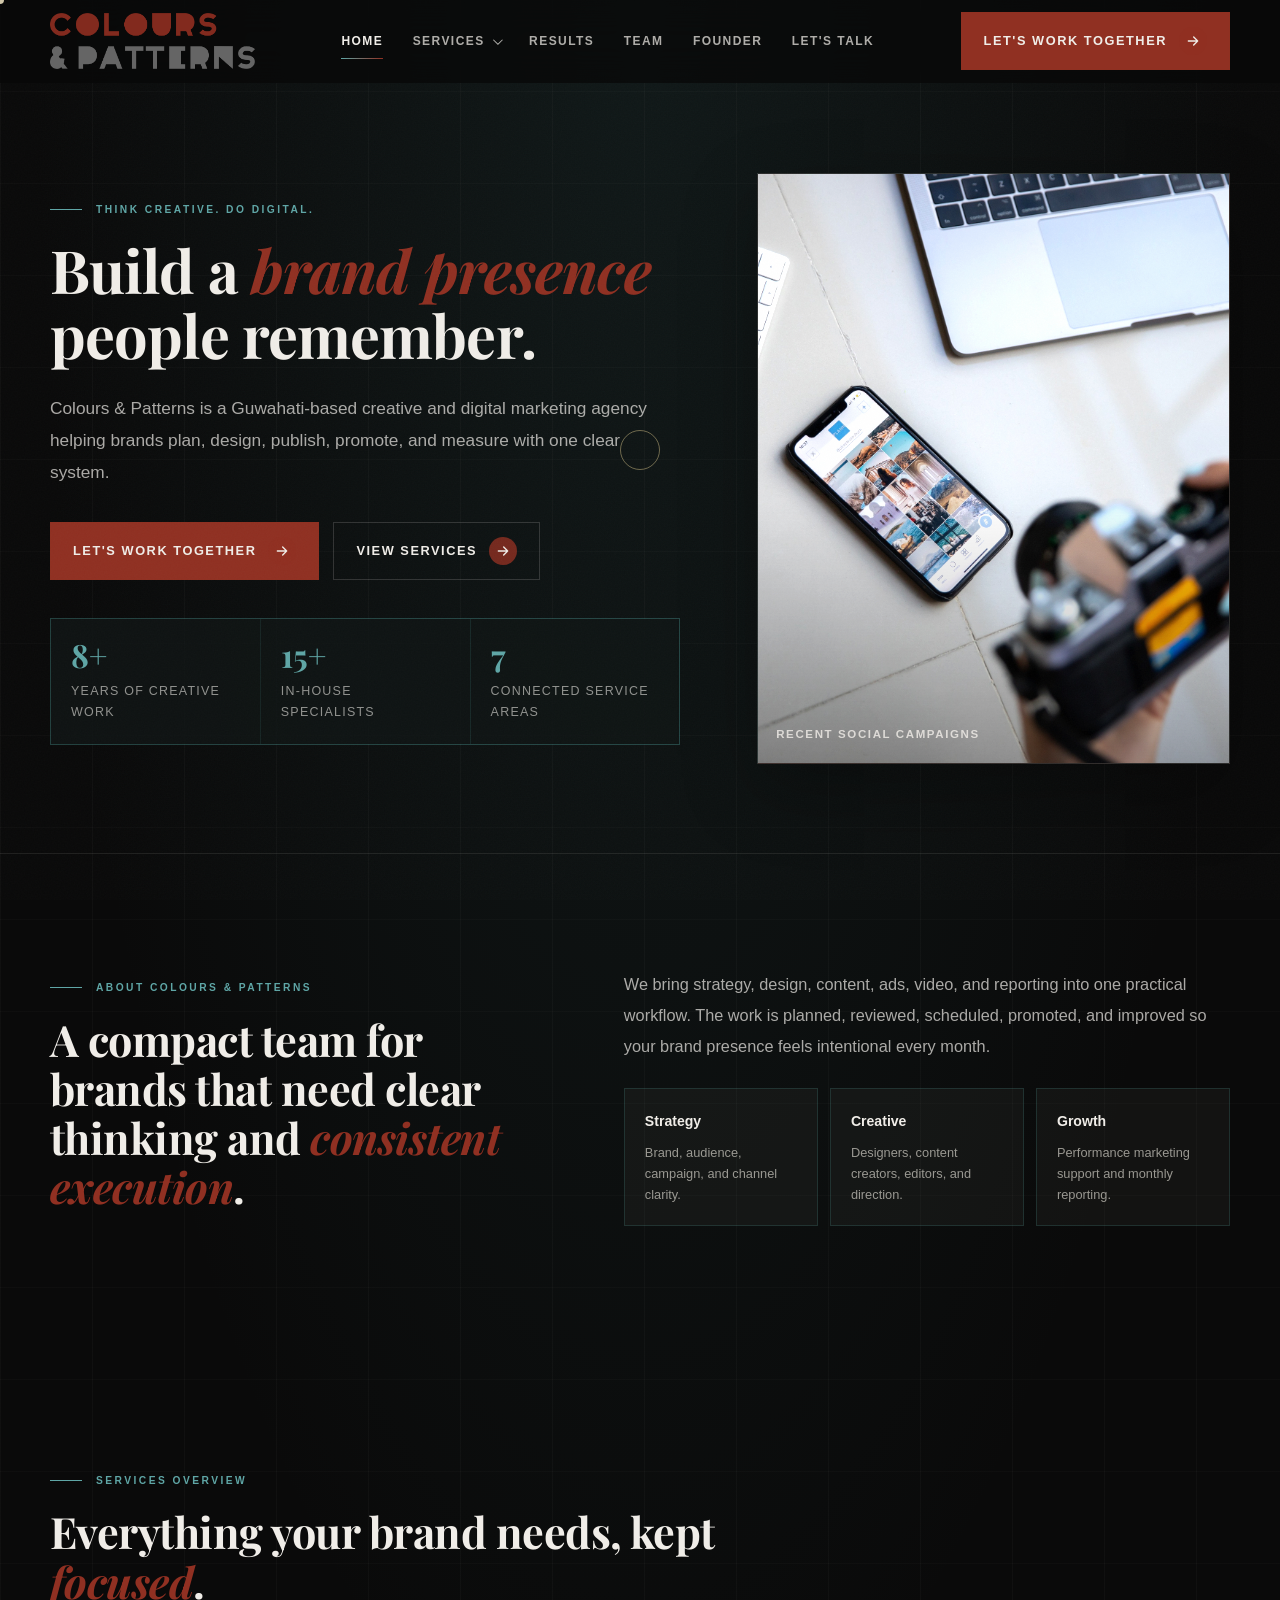
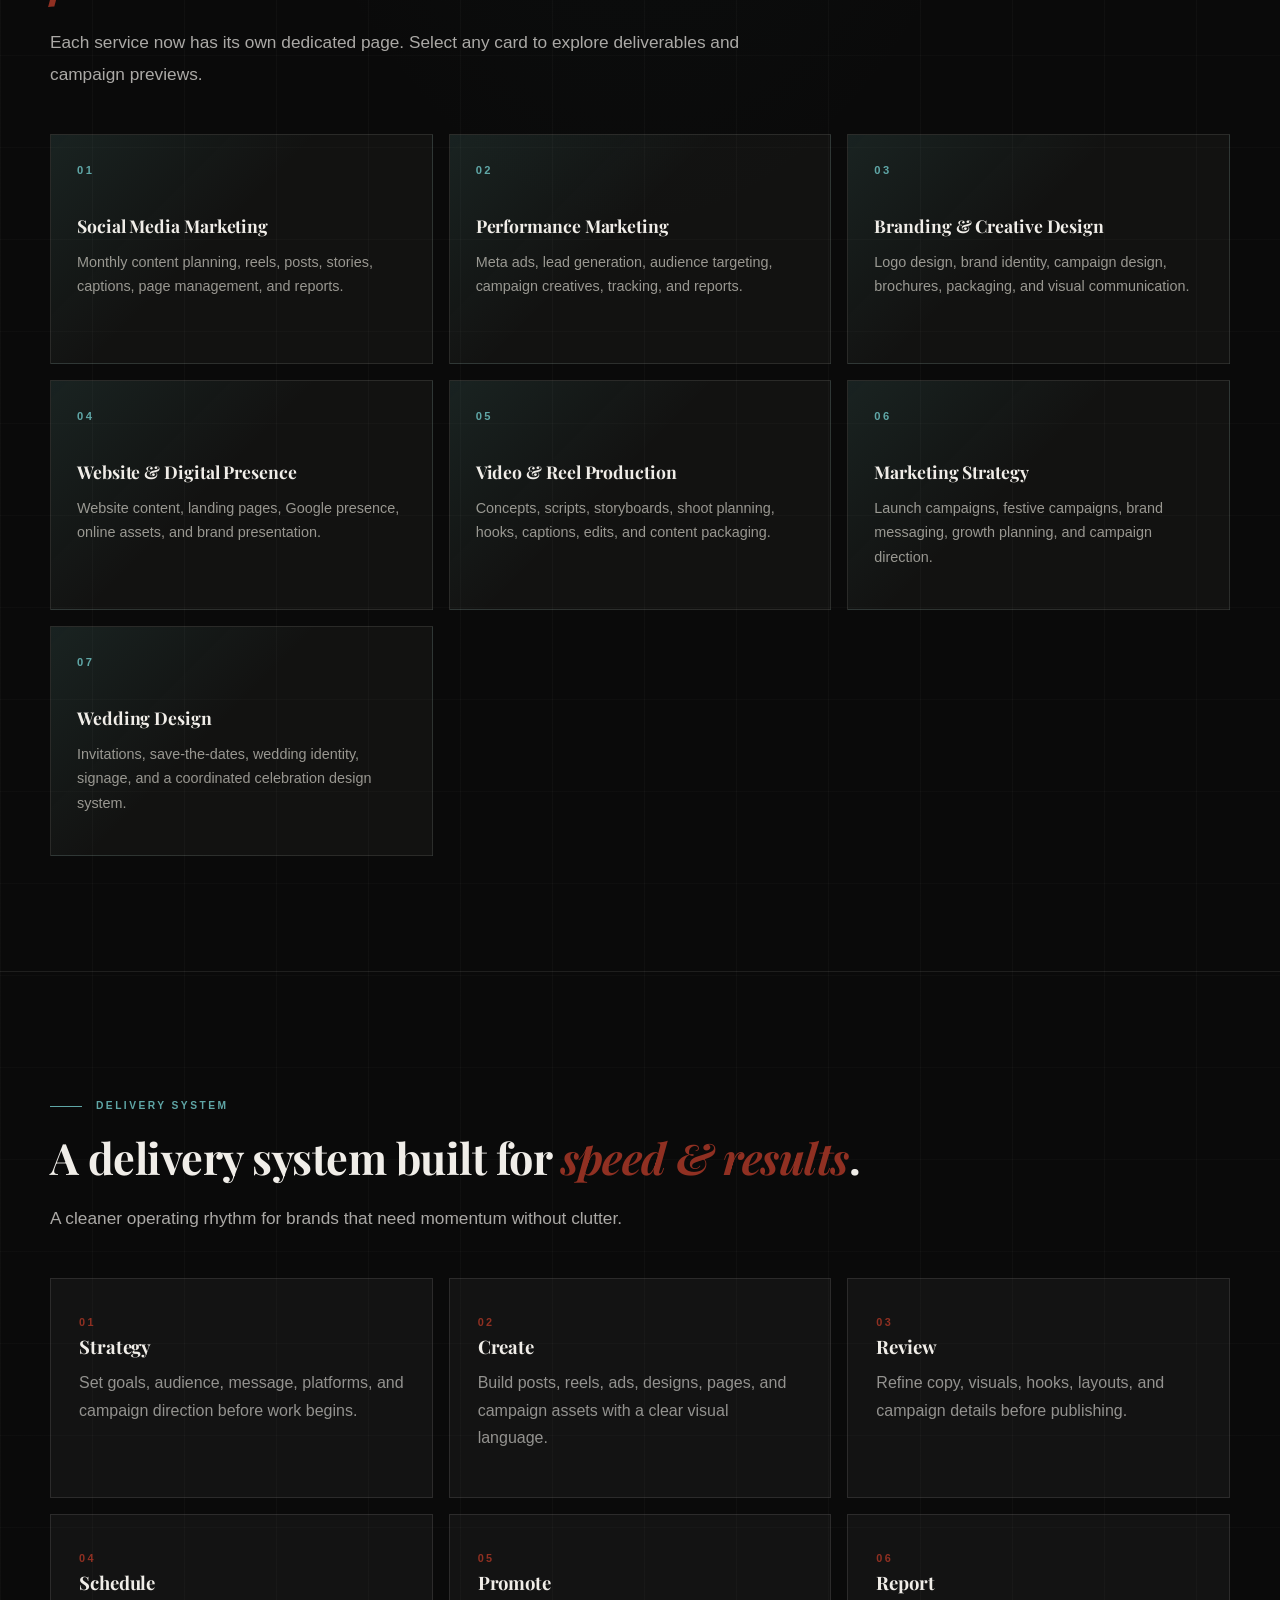
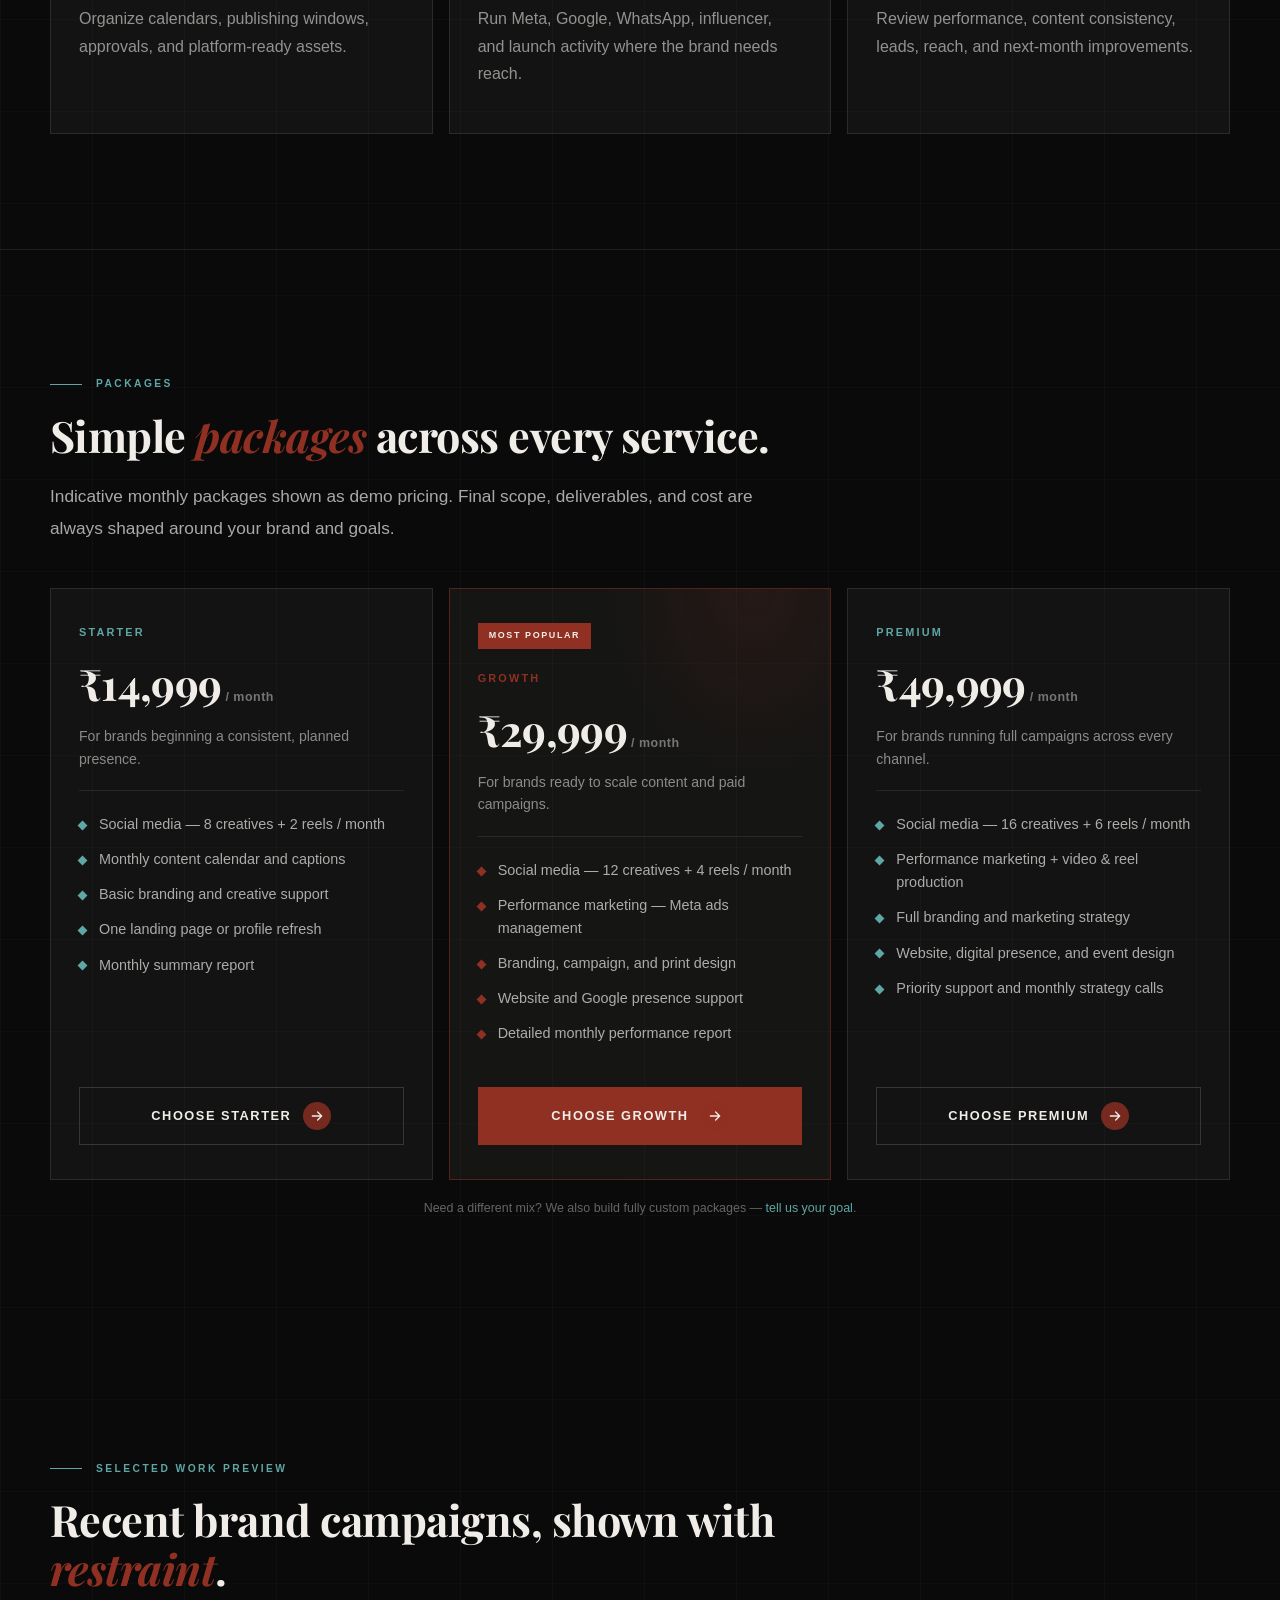
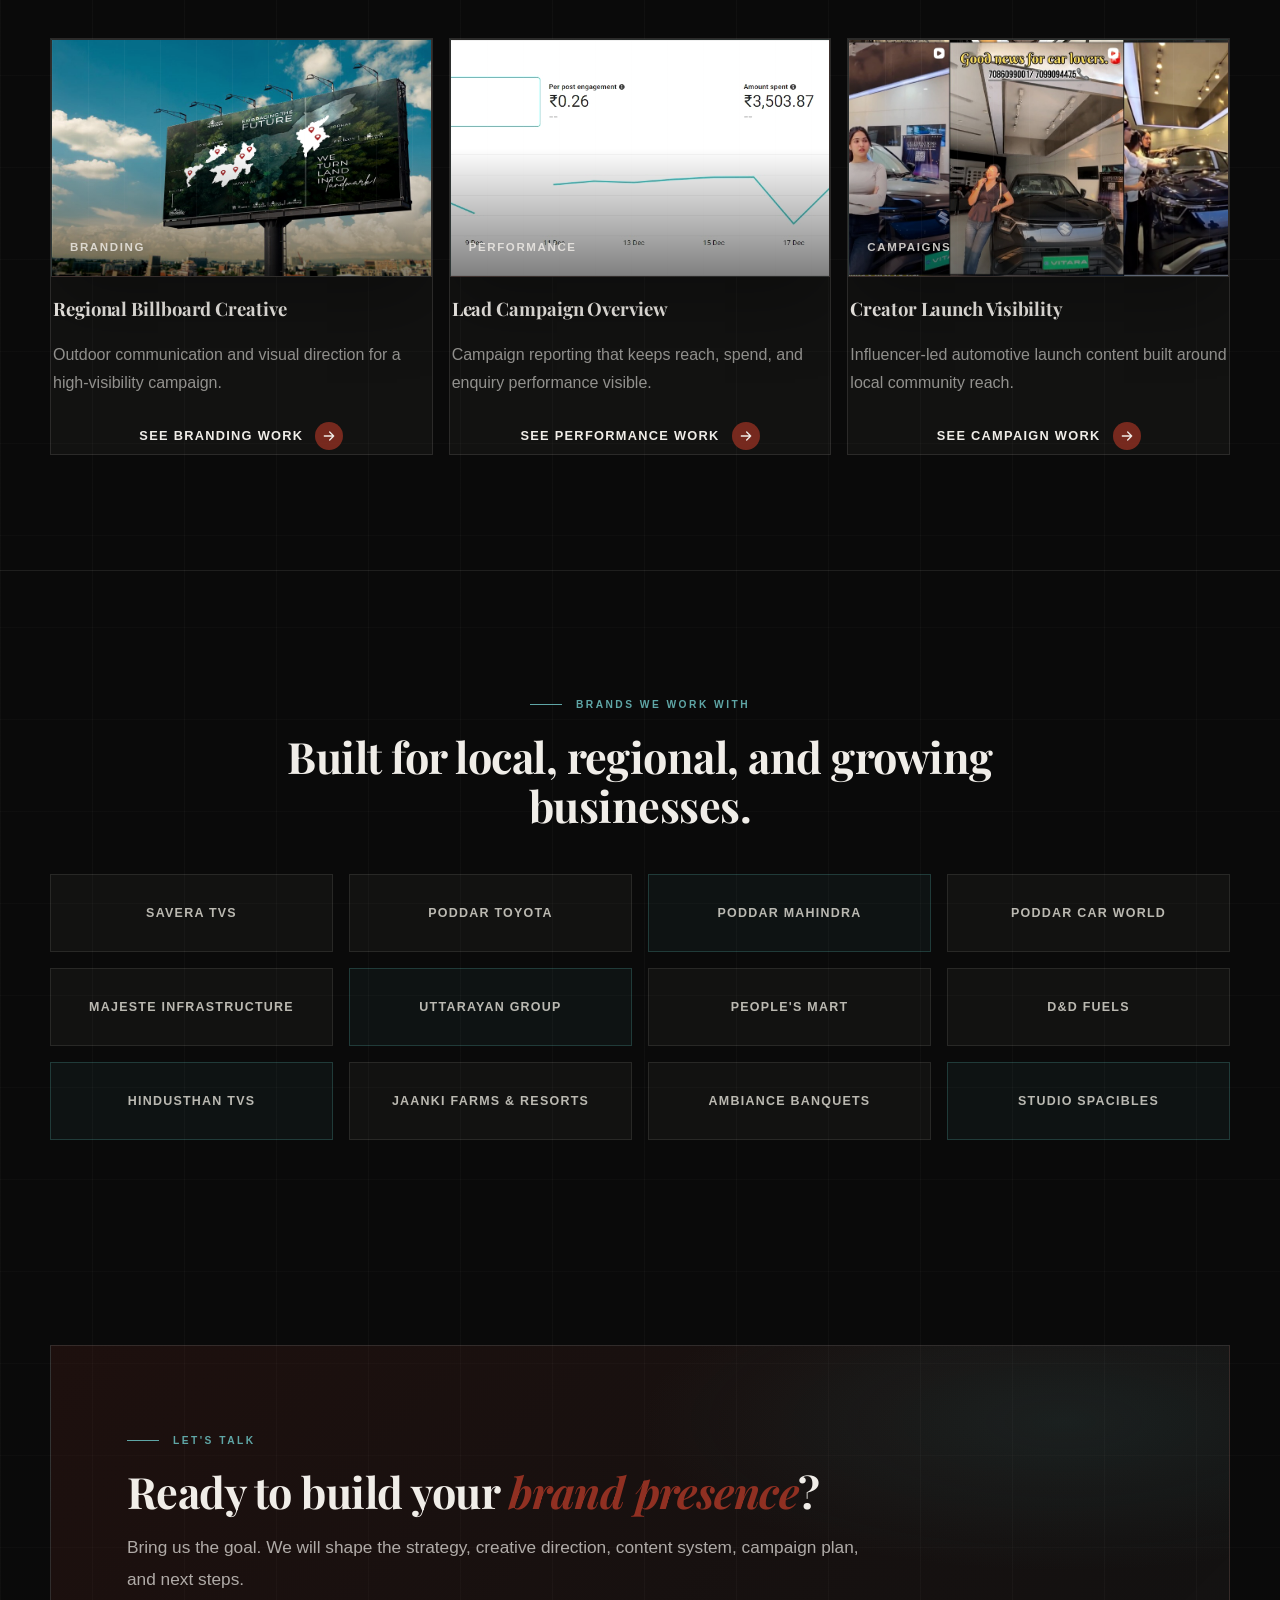
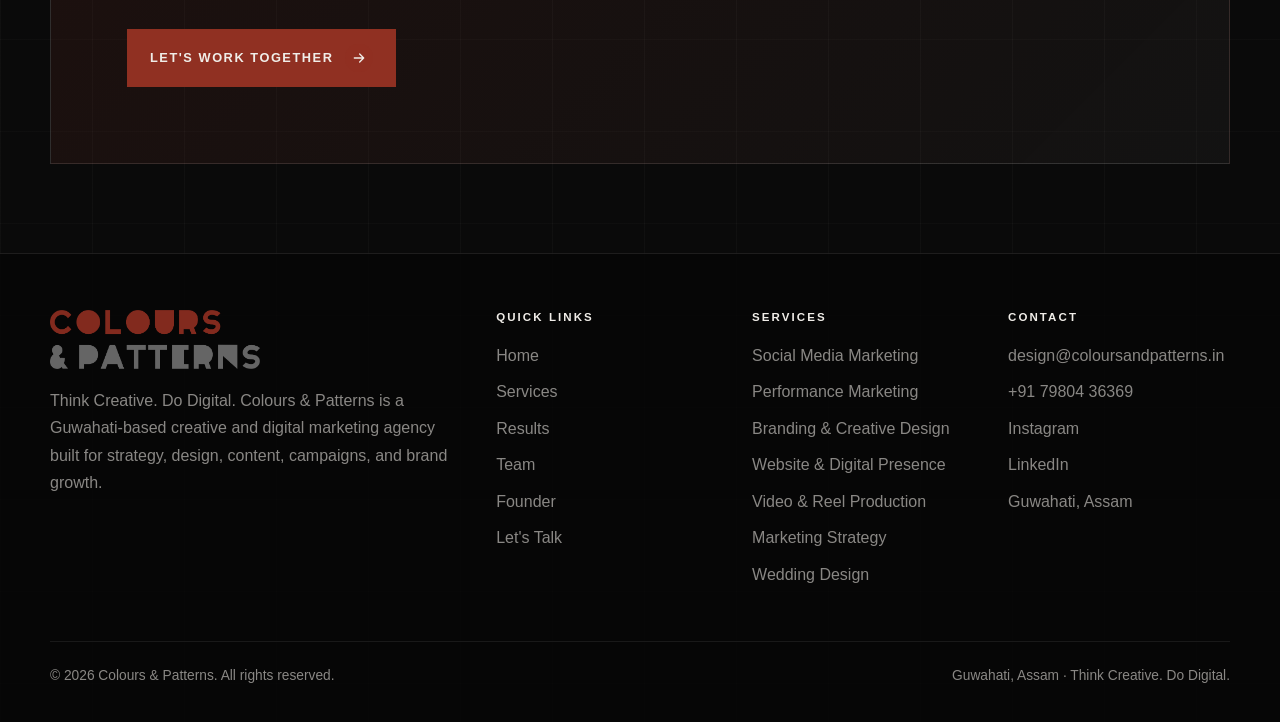
<file: index.html>
<!DOCTYPE html>
<html lang="en">
<head>
  <meta charset="UTF-8">
  <meta name="viewport" content="width=device-width, initial-scale=1.0">
  <title>Colours & Patterns | Premium Digital Marketing Agency</title>
  <meta name="description" content="Colours & Patterns is a Guwahati-based creative and digital marketing agency for brand strategy, social media, websites, ads, campaigns, and content systems.">
  <meta name="theme-color" content="#0a0a0a">
  <link rel="preload" as="image" href="website/logo.png">
  <link rel="preconnect" href="https://fonts.googleapis.com">
  <link rel="preconnect" href="https://fonts.gstatic.com" crossorigin>
  <link href="https://fonts.googleapis.com/css2?family=Playfair+Display:ital,wght@0,500;0,600;0,700;0,800;0,900;1,400;1,500;1,700&display=swap" rel="stylesheet">
  <link rel="stylesheet" href="site-assets/styles.css">
  <noscript><style>.site-loader{display:none}</style></noscript>
</head>
<body data-page="home">
  <div class="scroll-progress" data-scroll-progress aria-hidden="true"></div>
  <a class="skip-link" href="#main">Skip to content</a>
  <div class="site-loader" data-site-loader role="status" aria-live="polite" aria-label="Loading Colours & Patterns">
    <div class="loader-inner">
      <img class="loader-logo" src="website/logo.png" alt="Colours & Patterns">
      <div class="loader-line" aria-hidden="true"><span class="loader-line-fill"></span></div>
      <div class="loader-foot">
        <span class="loader-count"><span data-loader-count>0</span><i>%</i></span>
        <span class="loader-tag">Think Creative. Do Digital.</span>
      </div>
    </div>
  </div>
  <div class="cursor-dot" aria-hidden="true"></div>
  <div class="cursor-ring" aria-hidden="true"></div>

  <header class="site-header" data-header>
    <div class="nav-wrap">
      <a class="brand" href="index.html" aria-label="Colours & Patterns home">
        <img class="brand-logo" src="website/logo.png" alt="Colours & Patterns">
      </a>
      <nav class="nav-links" aria-label="Primary navigation">
        <a class="is-active" href="index.html">Home</a>
        <div class="nav-dropdown" data-services-dropdown>
          <button class="nav-dropdown-toggle" type="button" aria-expanded="false" aria-controls="services-menu" data-services-toggle>
            <span>Services</span><span class="nav-chevron" aria-hidden="true"></span>
          </button>
          <div class="nav-dropdown-menu" id="services-menu" role="menu" aria-label="Service pages">
            <a href="services.html" role="menuitem">All Services</a>
            <a href="social-media-marketing.html" role="menuitem">Social Media Marketing</a>
            <a href="performance-marketing.html" role="menuitem">Performance Marketing</a>
            <a href="branding-and-creative-design.html" role="menuitem">Branding &amp; Creative Design</a>
            <a href="website-and-digital-presence.html" role="menuitem">Website &amp; Digital Presence</a>
            <a href="video-and-reel-production.html" role="menuitem">Video &amp; Reel Production</a>
            <a href="marketing-strategy.html" role="menuitem">Marketing Strategy</a>
            <a href="wedding-design.html" role="menuitem">Wedding Design</a>
          </div>
        </div>
        <a href="results.html">Results</a>
        <a href="team.html">Team</a>
        <a href="founder.html">Founder</a>
        <a href="lets-talk.html">Let's Talk</a>
      </nav>
      <div class="nav-actions">
        <a class="btn nav-cta primary" href="lets-talk.html"><span>Let's Work Together</span><span class="btn-icon" aria-hidden="true"><svg viewBox="0 0 24 24"><path d="M5 12h14M13 6l6 6-6 6" fill="none" stroke="currentColor" stroke-width="2" stroke-linecap="round" stroke-linejoin="round"/></svg></span></a>
        <button class="menu-toggle" type="button" aria-label="Open menu" aria-expanded="false" data-menu-toggle>
          <span></span><span></span><span></span>
        </button>
      </div>
    </div>
  </header>

  <main id="main">
    <section class="hero refined-hero" aria-labelledby="hero-title">
      <div class="container hero-grid">
        <div class="reveal">
          <p class="eyebrow">Think Creative. Do Digital.</p>
          <h1 id="hero-title">Build a <em>brand presence</em> people remember.</h1>
          <p class="lead">Colours & Patterns is a Guwahati-based creative and digital marketing agency helping brands plan, design, publish, promote, and measure with one clear system.</p>
          <div class="hero-actions">
            <a class="btn primary" href="lets-talk.html"><span>Let's Work Together</span><span class="btn-icon" aria-hidden="true"><svg viewBox="0 0 24 24"><path d="M5 12h14M13 6l6 6-6 6" fill="none" stroke="currentColor" stroke-width="2" stroke-linecap="round" stroke-linejoin="round"/></svg></span></a>
            <a class="btn secondary" href="services.html"><span>View Services</span><span class="btn-icon" aria-hidden="true"><svg viewBox="0 0 24 24"><path d="M5 12h14M13 6l6 6-6 6" fill="none" stroke="currentColor" stroke-width="2" stroke-linecap="round" stroke-linejoin="round"/></svg></span></a>
          </div>
          <div class="hero-proof compact-proof" aria-label="Agency highlights">
            <div class="proof-item"><strong>8+</strong><span>Years of creative work</span></div>
            <div class="proof-item"><strong>15+</strong><span>In-house specialists</span></div>
            <div class="proof-item"><strong>7</strong><span>Connected service areas</span></div>
          </div>
        </div>
        <div class="reveal">
          <figure class="image-frame hero-visual">
            <img src="site-assets/pdf-images/pdf-jpeg-047.jpg" alt="Colours and Patterns social media campaign work collage" loading="eager">
            <figcaption>Recent Social Campaigns</figcaption>
          </figure>
        </div>
      </div>
    </section>

    <section class="section section-divider" aria-labelledby="about-title">
      <div class="container intro-grid">
        <div class="reveal">
          <p class="section-kicker">About Colours & Patterns</p>
          <h2 class="section-title" id="about-title">A compact team for brands that need clear thinking and <em>consistent execution</em>.</h2>
        </div>
        <div class="intro-copy reveal">
          <p>We bring strategy, design, content, ads, video, and reporting into one practical workflow. The work is planned, reviewed, scheduled, promoted, and improved so your brand presence feels intentional every month.</p>
          <div class="mini-stat-grid">
            <div class="mini-stat"><strong>Strategy</strong><span>Brand, audience, campaign, and channel clarity.</span></div>
            <div class="mini-stat"><strong>Creative</strong><span>Designers, content creators, editors, and direction.</span></div>
            <div class="mini-stat"><strong>Growth</strong><span>Performance marketing support and monthly reporting.</span></div>
          </div>
        </div>
      </div>
    </section>

    <section class="section" aria-labelledby="services-title">
      <div class="container">
        <div class="section-head reveal">
          <p class="section-kicker">Services overview</p>
          <h2 class="section-title" id="services-title">Everything your brand needs, kept <em>focused</em>.</h2>
          <p class="section-lede">Each service now has its own dedicated page. Select any card to explore deliverables and campaign previews.</p>
        </div>
        <div class="overview-grid">
          <a class="overview-card reveal" href="social-media-marketing.html"><span>01</span><h3>Social Media Marketing</h3><p>Monthly content planning, reels, posts, stories, captions, page management, and reports.</p></a>
          <a class="overview-card reveal" href="performance-marketing.html"><span>02</span><h3>Performance Marketing</h3><p>Meta ads, lead generation, audience targeting, campaign creatives, tracking, and reports.</p></a>
          <a class="overview-card reveal" href="branding-and-creative-design.html"><span>03</span><h3>Branding &amp; Creative Design</h3><p>Logo design, brand identity, campaign design, brochures, packaging, and visual communication.</p></a>
          <a class="overview-card reveal" href="website-and-digital-presence.html"><span>04</span><h3>Website &amp; Digital Presence</h3><p>Website content, landing pages, Google presence, online assets, and brand presentation.</p></a>
          <a class="overview-card reveal" href="video-and-reel-production.html"><span>05</span><h3>Video &amp; Reel Production</h3><p>Concepts, scripts, storyboards, shoot planning, hooks, captions, edits, and content packaging.</p></a>
          <a class="overview-card reveal" href="marketing-strategy.html"><span>06</span><h3>Marketing Strategy</h3><p>Launch campaigns, festive campaigns, brand messaging, growth planning, and campaign direction.</p></a>
          <a class="overview-card reveal" href="wedding-design.html"><span>07</span><h3>Wedding Design</h3><p>Invitations, save-the-dates, wedding identity, signage, and a coordinated celebration design system.</p></a>
        </div>
      </div>
    </section>

    <section class="section section-divider" aria-labelledby="process-title">
      <div class="container">
        <div class="section-head reveal">
          <p class="section-kicker">Delivery system</p>
          <h2 class="section-title" id="process-title">A delivery system built for <em>speed &amp; results</em>.</h2>
          <p class="section-lede">A cleaner operating rhythm for brands that need momentum without clutter.</p>
        </div>
        <div class="step-grid">
          <article class="process-card reveal"><span class="number">01</span><h3>Strategy</h3><p>Set goals, audience, message, platforms, and campaign direction before work begins.</p></article>
          <article class="process-card reveal"><span class="number">02</span><h3>Create</h3><p>Build posts, reels, ads, designs, pages, and campaign assets with a clear visual language.</p></article>
          <article class="process-card reveal"><span class="number">03</span><h3>Review</h3><p>Refine copy, visuals, hooks, layouts, and campaign details before publishing.</p></article>
          <article class="process-card reveal"><span class="number">04</span><h3>Schedule</h3><p>Organize calendars, publishing windows, approvals, and platform-ready assets.</p></article>
          <article class="process-card reveal"><span class="number">05</span><h3>Promote</h3><p>Run Meta, Google, WhatsApp, influencer, and launch activity where the brand needs reach.</p></article>
          <article class="process-card reveal"><span class="number">06</span><h3>Report</h3><p>Review performance, content consistency, leads, reach, and next-month improvements.</p></article>
        </div>
      </div>
    </section>

    <section class="section section-divider" aria-labelledby="packages-title">
      <div class="container">
        <div class="section-head reveal">
          <p class="section-kicker">Packages</p>
          <h2 class="section-title" id="packages-title">Simple <em>packages</em> across every service.</h2>
          <p class="section-lede">Indicative monthly packages shown as demo pricing. Final scope, deliverables, and cost are always shaped around your brand and goals.</p>
        </div>
        <div class="pricing-grid">
          <article class="price-card reveal">
            <span class="price-tier">Starter</span>
            <p class="price-amount">&#8377;14,999<small> / month</small></p>
            <p class="price-note">For brands beginning a consistent, planned presence.</p>
            <ul class="price-list">
              <li>Social media — 8 creatives + 2 reels / month</li>
              <li>Monthly content calendar and captions</li>
              <li>Basic branding and creative support</li>
              <li>One landing page or profile refresh</li>
              <li>Monthly summary report</li>
            </ul>
            <a class="btn secondary" href="lets-talk.html"><span>Choose Starter</span><span class="btn-icon" aria-hidden="true"><svg viewBox="0 0 24 24"><path d="M5 12h14M13 6l6 6-6 6" fill="none" stroke="currentColor" stroke-width="2" stroke-linecap="round" stroke-linejoin="round"/></svg></span></a>
          </article>
          <article class="price-card featured reveal">
            <span class="price-badge">Most popular</span>
            <span class="price-tier">Growth</span>
            <p class="price-amount">&#8377;29,999<small> / month</small></p>
            <p class="price-note">For brands ready to scale content and paid campaigns.</p>
            <ul class="price-list">
              <li>Social media — 12 creatives + 4 reels / month</li>
              <li>Performance marketing — Meta ads management</li>
              <li>Branding, campaign, and print design</li>
              <li>Website and Google presence support</li>
              <li>Detailed monthly performance report</li>
            </ul>
            <a class="btn primary" href="lets-talk.html"><span>Choose Growth</span><span class="btn-icon" aria-hidden="true"><svg viewBox="0 0 24 24"><path d="M5 12h14M13 6l6 6-6 6" fill="none" stroke="currentColor" stroke-width="2" stroke-linecap="round" stroke-linejoin="round"/></svg></span></a>
          </article>
          <article class="price-card reveal">
            <span class="price-tier">Premium</span>
            <p class="price-amount">&#8377;49,999<small> / month</small></p>
            <p class="price-note">For brands running full campaigns across every channel.</p>
            <ul class="price-list">
              <li>Social media — 16 creatives + 6 reels / month</li>
              <li>Performance marketing + video &amp; reel production</li>
              <li>Full branding and marketing strategy</li>
              <li>Website, digital presence, and event design</li>
              <li>Priority support and monthly strategy calls</li>
            </ul>
            <a class="btn secondary" href="lets-talk.html"><span>Choose Premium</span><span class="btn-icon" aria-hidden="true"><svg viewBox="0 0 24 24"><path d="M5 12h14M13 6l6 6-6 6" fill="none" stroke="currentColor" stroke-width="2" stroke-linecap="round" stroke-linejoin="round"/></svg></span></a>
          </article>
        </div>
        <p class="price-foot">Need a different mix? We also build fully custom packages — <a class="text-teal" href="lets-talk.html">tell us your goal</a>.</p>
      </div>
    </section>

    <section class="section" aria-labelledby="work-title">
      <div class="container">
        <div class="section-head reveal">
          <p class="section-kicker">Selected work preview</p>
          <h2 class="section-title" id="work-title">Recent brand campaigns, shown with <em>restraint</em>.</h2>
        </div>
        <div class="work-preview-grid">
          <article class="work-card reveal">
            <figure class="image-frame ratio-wide">
              <img src="site-assets/pdf-images/pdf-jpeg-007.jpg" alt="Outdoor branding campaign creative" loading="lazy">
              <figcaption>Branding</figcaption>
            </figure>
            <div class="work-copy"><h3>Regional Billboard Creative</h3><p>Outdoor communication and visual direction for a high-visibility campaign.</p><a class="btn text-link" href="branding-and-creative-design.html"><span>See Branding Work</span><span class="btn-icon" aria-hidden="true"><svg viewBox="0 0 24 24"><path d="M5 12h14M13 6l6 6-6 6" fill="none" stroke="currentColor" stroke-width="2" stroke-linecap="round" stroke-linejoin="round"/></svg></span></a></div>
          </article>
          <article class="work-card reveal">
            <figure class="image-frame ratio-wide">
              <img src="site-assets/pdf-images/pdf-jpeg-027.jpg" alt="Performance marketing report preview" loading="lazy">
              <figcaption>Performance</figcaption>
            </figure>
            <div class="work-copy"><h3>Lead Campaign Overview</h3><p>Campaign reporting that keeps reach, spend, and enquiry performance visible.</p><a class="btn text-link" href="performance-marketing.html"><span>See Performance Work</span><span class="btn-icon" aria-hidden="true"><svg viewBox="0 0 24 24"><path d="M5 12h14M13 6l6 6-6 6" fill="none" stroke="currentColor" stroke-width="2" stroke-linecap="round" stroke-linejoin="round"/></svg></span></a></div>
          </article>
          <article class="work-card reveal">
            <figure class="image-frame ratio-wide">
              <img src="site-assets/pdf-images/pdf-jpeg-049.jpg" alt="Creator launch campaign collage" loading="lazy">
              <figcaption>Campaigns</figcaption>
            </figure>
            <div class="work-copy"><h3>Creator Launch Visibility</h3><p>Influencer-led automotive launch content built around local community reach.</p><a class="btn text-link" href="marketing-strategy.html"><span>See Campaign Work</span><span class="btn-icon" aria-hidden="true"><svg viewBox="0 0 24 24"><path d="M5 12h14M13 6l6 6-6 6" fill="none" stroke="currentColor" stroke-width="2" stroke-linecap="round" stroke-linejoin="round"/></svg></span></a></div>
          </article>
        </div>
      </div>
    </section>

    <section class="section section-divider" aria-labelledby="brands-title">
      <div class="container">
        <div class="section-head centered reveal">
          <p class="section-kicker">Brands we work with</p>
          <h2 class="section-title" id="brands-title">Built for local, regional, and growing businesses.</h2>
        </div>
        <div class="brand-cloud" aria-label="Client names">
          <span>Savera TVS</span>
          <span>Poddar Toyota</span>
          <span>Poddar Mahindra</span>
          <span>Poddar Car World</span>
          <span>Majeste Infrastructure</span>
          <span>Uttarayan Group</span>
          <span>People's Mart</span>
          <span>D&amp;D Fuels</span>
          <span>Hindusthan TVS</span>
          <span>Jaanki Farms &amp; Resorts</span>
          <span>Ambiance Banquets</span>
          <span>Studio Spacibles</span>
        </div>
      </div>
    </section>

    <section class="section tight">
      <div class="container">
        <div class="cta-band reveal">
          <p class="section-kicker">Let's talk</p>
          <h2>Ready to build your <em>brand presence</em>?</h2>
          <p class="section-lede">Bring us the goal. We will shape the strategy, creative direction, content system, campaign plan, and next steps.</p>
          <div class="cta-actions"><a class="btn primary" href="lets-talk.html"><span>Let's Work Together</span><span class="btn-icon" aria-hidden="true"><svg viewBox="0 0 24 24"><path d="M5 12h14M13 6l6 6-6 6" fill="none" stroke="currentColor" stroke-width="2" stroke-linecap="round" stroke-linejoin="round"/></svg></span></a></div>
        </div>
      </div>
    </section>
  </main>

  <footer class="site-footer">
    <div class="container">
      <div class="footer-grid">
        <div>
          <img class="footer-logo" src="website/logo.png" alt="Colours & Patterns">
          <p>Think Creative. Do Digital. Colours & Patterns is a Guwahati-based creative and digital marketing agency built for strategy, design, content, campaigns, and brand growth.</p>
        </div>
        <div>
          <h3>Quick links</h3>
          <a href="index.html">Home</a>
          <a href="services.html">Services</a>
          <a href="results.html">Results</a>
          <a href="team.html">Team</a>
          <a href="founder.html">Founder</a>
          <a href="lets-talk.html">Let's Talk</a>
        </div>
        <div>
          <h3>Services</h3>
          <a href="social-media-marketing.html">Social Media Marketing</a>
          <a href="performance-marketing.html">Performance Marketing</a>
          <a href="branding-and-creative-design.html">Branding &amp; Creative Design</a>
          <a href="website-and-digital-presence.html">Website &amp; Digital Presence</a>
          <a href="video-and-reel-production.html">Video &amp; Reel Production</a>
          <a href="marketing-strategy.html">Marketing Strategy</a>
          <a href="wedding-design.html">Wedding Design</a>
        </div>
        <div>
          <h3>Contact</h3>
          <a href="mailto:design@coloursandpatterns.in">design@coloursandpatterns.in</a>
          <a href="tel:+917980436369">+91 79804 36369</a>
          <a href="https://www.instagram.com/coloursandpatterns_/" target="_blank" rel="noopener">Instagram</a>
          <a href="https://www.linkedin.com/company/coloursandpatternsghy/" target="_blank" rel="noopener">LinkedIn</a>
          <p>Guwahati, Assam</p>
        </div>
      </div>
      <div class="footer-bottom">
        <span>&copy; <span data-year></span> Colours & Patterns. All rights reserved.</span>
        <span>Guwahati, Assam &middot; Think Creative. Do Digital.</span>
      </div>
    </div>
  </footer>
  <script src="site-assets/app.js"></script>
</body>
</html>
</file>
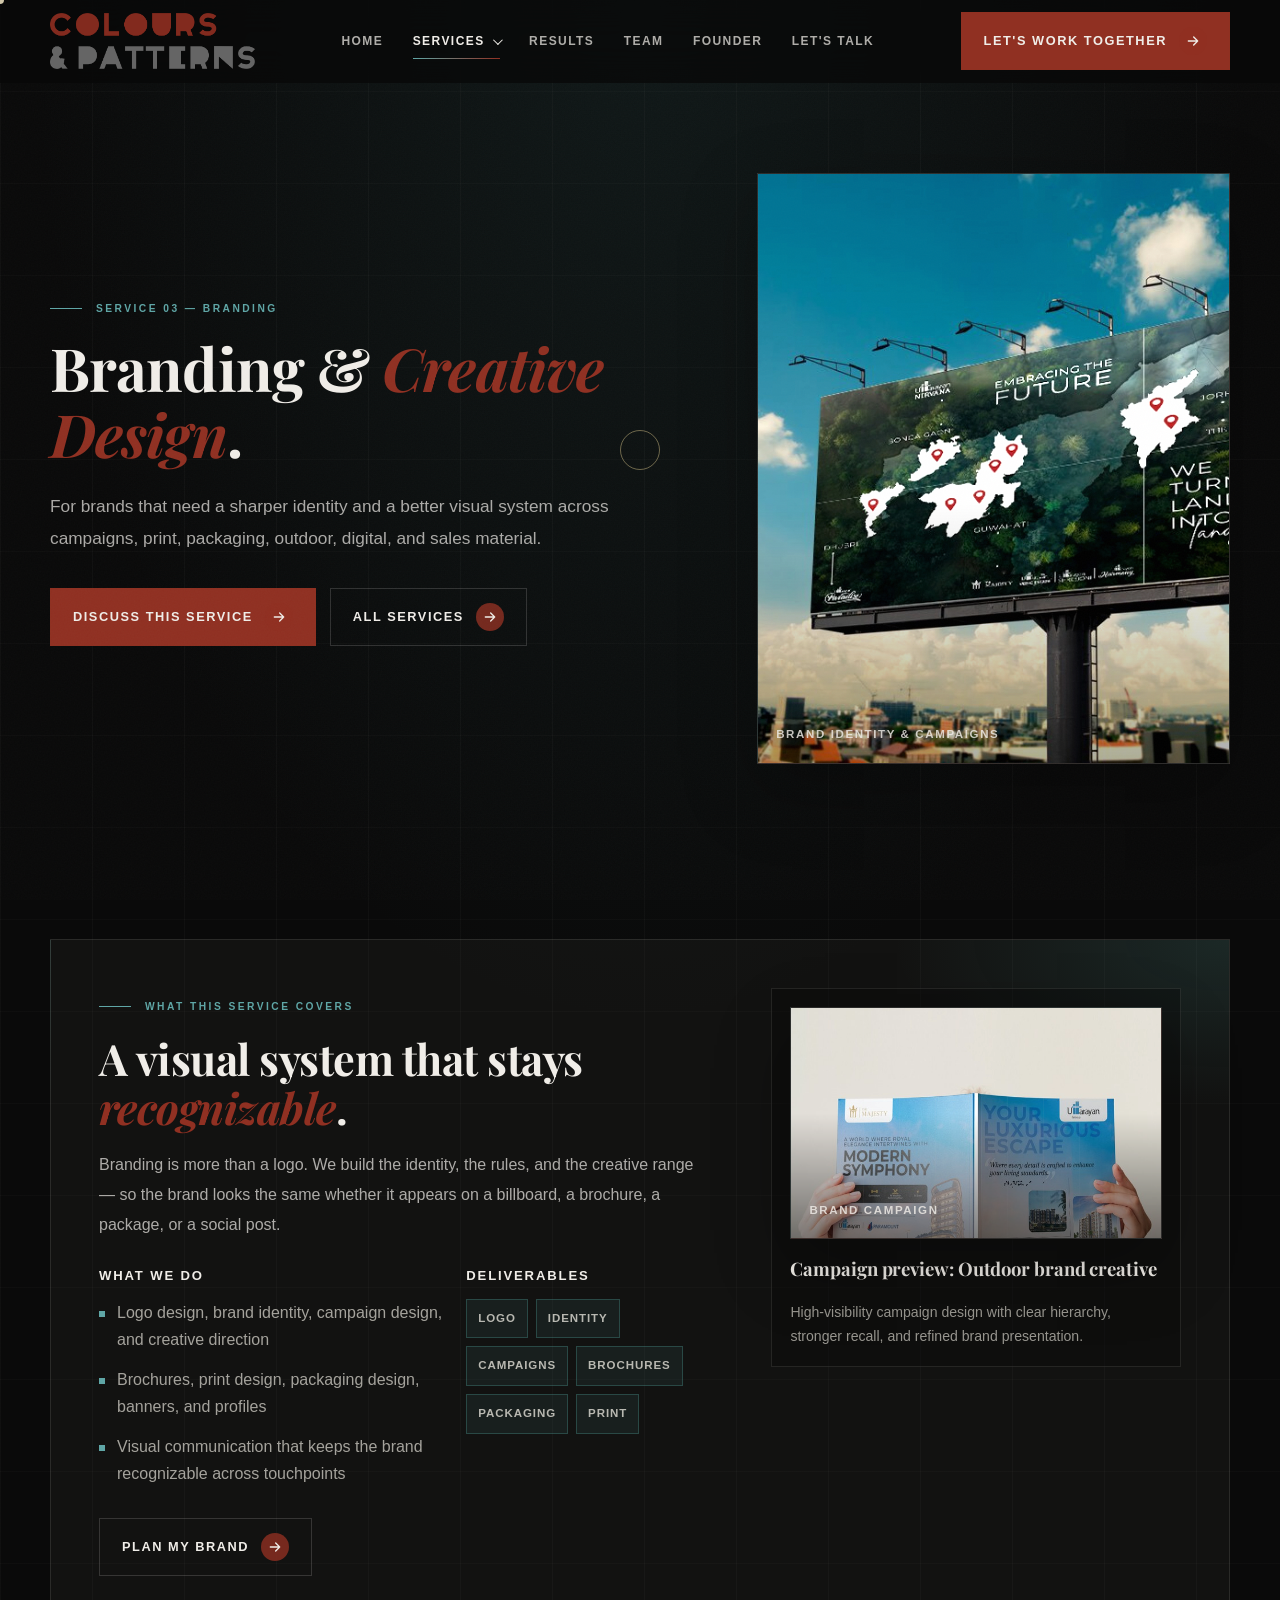
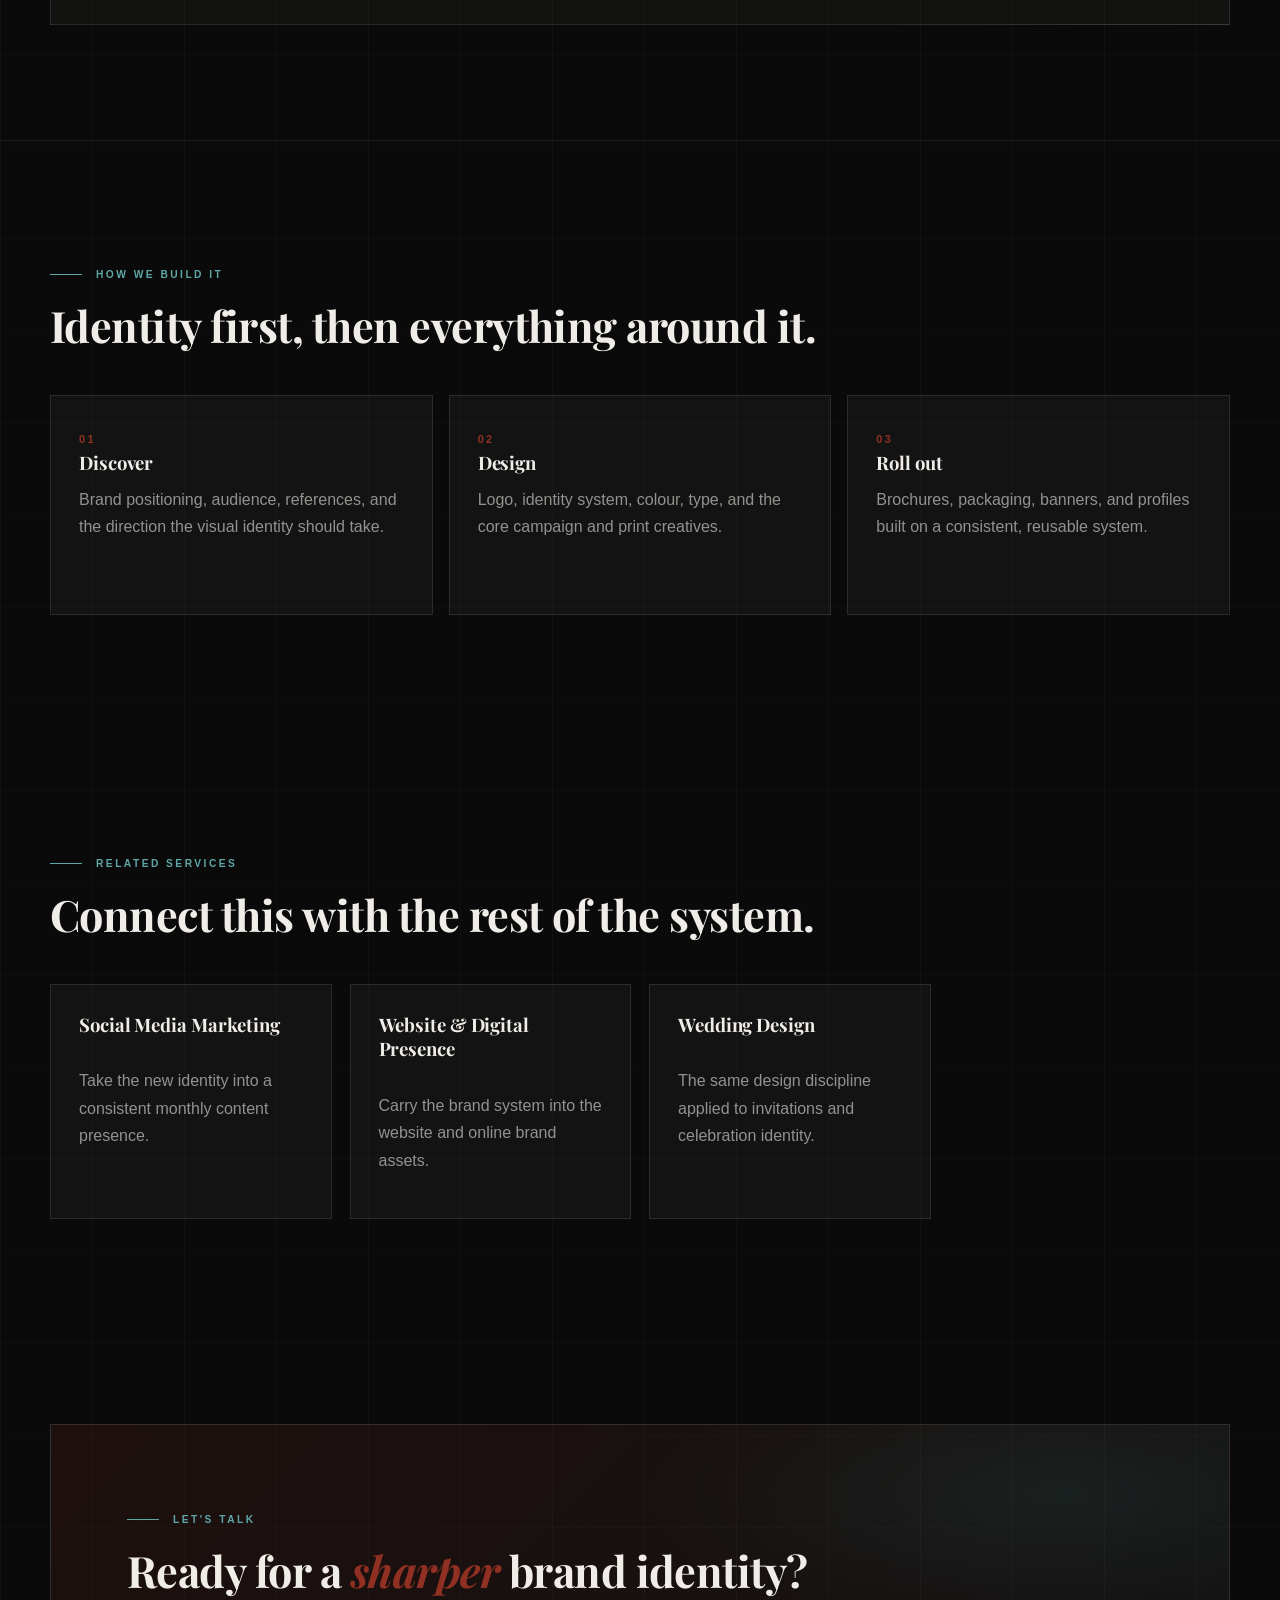
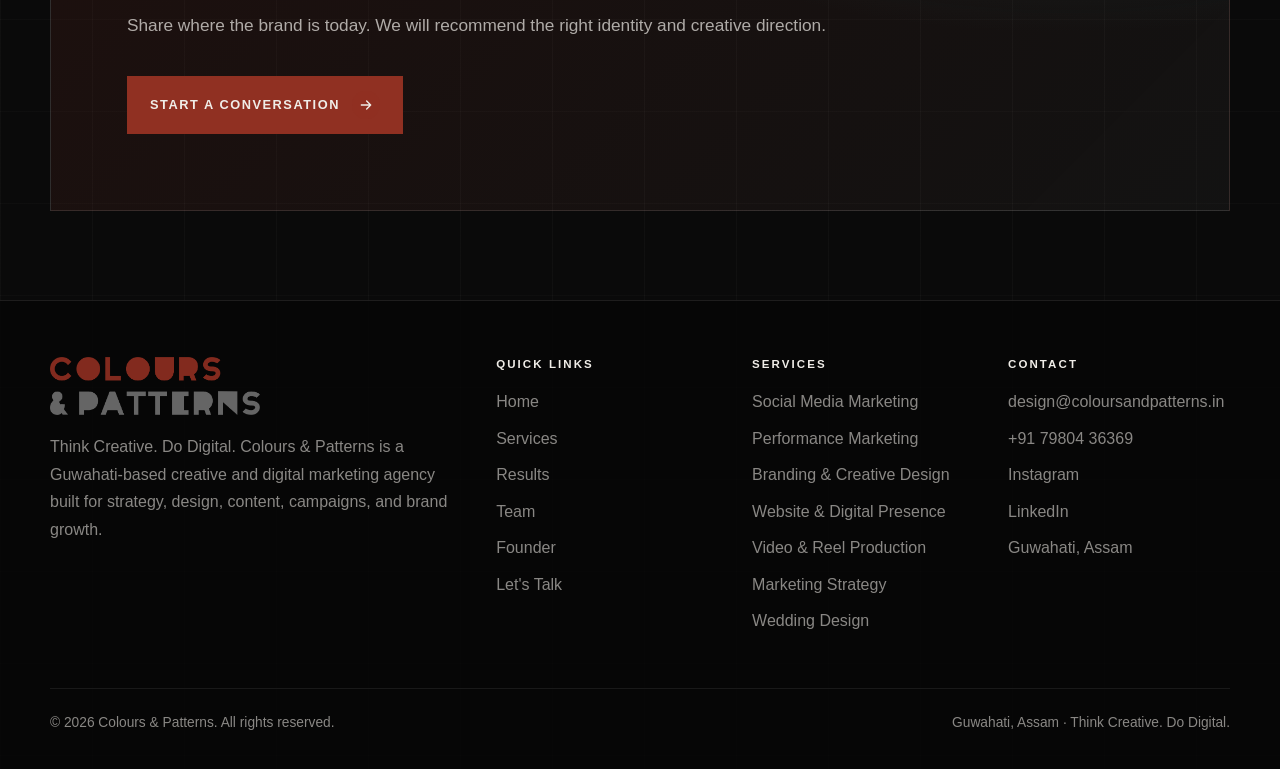
<file: branding-and-creative-design.html>
<!DOCTYPE html>
<html lang="en">
<head>
  <meta charset="UTF-8">
  <meta name="viewport" content="width=device-width, initial-scale=1.0">
  <title>Branding & Creative Design | Colours & Patterns</title>
  <meta name="description" content="Branding and creative design by Colours & Patterns — logo design, brand identity, campaign design, brochures, packaging, print, and visual communication.">
  <meta name="theme-color" content="#0a0a0a">
  <link rel="preload" as="image" href="website/logo.png">
  <link rel="preconnect" href="https://fonts.googleapis.com">
  <link rel="preconnect" href="https://fonts.gstatic.com" crossorigin>
  <link href="https://fonts.googleapis.com/css2?family=Playfair+Display:ital,wght@0,500;0,600;0,700;0,800;0,900;1,400;1,500;1,700&display=swap" rel="stylesheet">
  <link rel="stylesheet" href="site-assets/styles.css">
  <noscript><style>.site-loader{display:none}</style></noscript>
</head>
<body data-page="services">
  <div class="scroll-progress" data-scroll-progress aria-hidden="true"></div>
  <a class="skip-link" href="#main">Skip to content</a>
  <div class="site-loader" data-site-loader role="status" aria-live="polite" aria-label="Loading Colours & Patterns">
    <div class="loader-inner">
      <img class="loader-logo" src="website/logo.png" alt="Colours & Patterns">
      <div class="loader-line" aria-hidden="true"><span class="loader-line-fill"></span></div>
      <div class="loader-foot">
        <span class="loader-count"><span data-loader-count>0</span><i>%</i></span>
        <span class="loader-tag">Think Creative. Do Digital.</span>
      </div>
    </div>
  </div>
  <div class="cursor-dot" aria-hidden="true"></div>
  <div class="cursor-ring" aria-hidden="true"></div>

  <header class="site-header" data-header>
    <div class="nav-wrap">
      <a class="brand" href="index.html" aria-label="Colours & Patterns home">
        <img class="brand-logo" src="website/logo.png" alt="Colours & Patterns">
      </a>
      <nav class="nav-links" aria-label="Primary navigation">
        <a href="index.html">Home</a>
        <div class="nav-dropdown" data-services-dropdown>
          <button class="nav-dropdown-toggle is-active" type="button" aria-expanded="false" aria-controls="services-menu" data-services-toggle>
            <span>Services</span><span class="nav-chevron" aria-hidden="true"></span>
          </button>
          <div class="nav-dropdown-menu" id="services-menu" role="menu" aria-label="Service pages">
            <a href="services.html" role="menuitem">All Services</a>
            <a href="social-media-marketing.html" role="menuitem">Social Media Marketing</a>
            <a href="performance-marketing.html" role="menuitem">Performance Marketing</a>
            <a class="is-active" href="branding-and-creative-design.html" role="menuitem">Branding &amp; Creative Design</a>
            <a href="website-and-digital-presence.html" role="menuitem">Website &amp; Digital Presence</a>
            <a href="video-and-reel-production.html" role="menuitem">Video &amp; Reel Production</a>
            <a href="marketing-strategy.html" role="menuitem">Marketing Strategy</a>
            <a href="wedding-design.html" role="menuitem">Wedding Design</a>
          </div>
        </div>
        <a href="results.html">Results</a>
        <a href="team.html">Team</a>
        <a href="founder.html">Founder</a>
        <a href="lets-talk.html">Let's Talk</a>
      </nav>
      <div class="nav-actions">
        <a class="btn nav-cta primary" href="lets-talk.html"><span>Let's Work Together</span><span class="btn-icon" aria-hidden="true"><svg viewBox="0 0 24 24"><path d="M5 12h14M13 6l6 6-6 6" fill="none" stroke="currentColor" stroke-width="2" stroke-linecap="round" stroke-linejoin="round"/></svg></span></a>
        <button class="menu-toggle" type="button" aria-label="Open menu" aria-expanded="false" data-menu-toggle>
          <span></span><span></span><span></span>
        </button>
      </div>
    </div>
  </header>

  <main id="main">
    <section class="hero compact-hero" aria-labelledby="page-title">
      <div class="container hero-grid">
        <div class="reveal">
          <p class="eyebrow">Service 03 — Branding</p>
          <h1 id="page-title">Branding &amp; <em>Creative Design</em>.</h1>
          <p class="lead">For brands that need a sharper identity and a better visual system across campaigns, print, packaging, outdoor, digital, and sales material.</p>
          <div class="hero-actions">
            <a class="btn primary" href="lets-talk.html"><span>Discuss This Service</span><span class="btn-icon" aria-hidden="true"><svg viewBox="0 0 24 24"><path d="M5 12h14M13 6l6 6-6 6" fill="none" stroke="currentColor" stroke-width="2" stroke-linecap="round" stroke-linejoin="round"/></svg></span></a>
            <a class="btn secondary" href="services.html"><span>All Services</span><span class="btn-icon" aria-hidden="true"><svg viewBox="0 0 24 24"><path d="M5 12h14M13 6l6 6-6 6" fill="none" stroke="currentColor" stroke-width="2" stroke-linecap="round" stroke-linejoin="round"/></svg></span></a>
          </div>
        </div>
        <div class="reveal">
          <figure class="image-frame hero-visual">
            <img src="site-assets/pdf-images/pdf-jpeg-007.jpg" alt="Outdoor branding creative by Colours and Patterns" loading="eager">
            <figcaption>Brand Identity &amp; Campaigns</figcaption>
          </figure>
        </div>
      </div>
    </section>

    <section class="section service-stack" aria-labelledby="detail-title">
      <div class="container">
        <article class="service-detail reveal">
          <div class="service-detail-grid">
            <div class="service-copy">
              <p class="section-kicker">What this service covers</p>
              <h2 id="detail-title">A visual system that stays <em>recognizable</em>.</h2>
              <p>Branding is more than a logo. We build the identity, the rules, and the creative range — so the brand looks the same whether it appears on a billboard, a brochure, a package, or a social post.</p>
              <div class="service-columns">
                <div><h3>What we do</h3><ul class="deliverable-list"><li>Logo design, brand identity, campaign design, and creative direction</li><li>Brochures, print design, packaging design, banners, and profiles</li><li>Visual communication that keeps the brand recognizable across touchpoints</li></ul></div>
                <div><h3>Deliverables</h3><ul class="pill-list"><li>Logo</li><li>Identity</li><li>Campaigns</li><li>Brochures</li><li>Packaging</li><li>Print</li></ul></div>
              </div>
              <a class="btn secondary" href="lets-talk.html"><span>Plan My Brand</span><span class="btn-icon" aria-hidden="true"><svg viewBox="0 0 24 24"><path d="M5 12h14M13 6l6 6-6 6" fill="none" stroke="currentColor" stroke-width="2" stroke-linecap="round" stroke-linejoin="round"/></svg></span></a>
            </div>
            <aside class="case-preview">
              <figure class="image-frame ratio-wide"><img src="site-assets/pdf-images/pdf-jpeg-009.jpg" alt="Brand campaign creative preview" loading="lazy"><figcaption>Brand Campaign</figcaption></figure>
              <h3>Campaign preview: Outdoor brand creative</h3>
              <p>High-visibility campaign design with clear hierarchy, stronger recall, and refined brand presentation.</p>
            </aside>
          </div>
        </article>
      </div>
    </section>

    <section class="section section-divider" aria-labelledby="approach-title">
      <div class="container">
        <div class="section-head reveal">
          <p class="section-kicker">How we build it</p>
          <h2 class="section-title" id="approach-title">Identity first, then everything around it.</h2>
        </div>
        <div class="step-grid">
          <article class="process-card reveal"><span class="number">01</span><h3>Discover</h3><p>Brand positioning, audience, references, and the direction the visual identity should take.</p></article>
          <article class="process-card reveal"><span class="number">02</span><h3>Design</h3><p>Logo, identity system, colour, type, and the core campaign and print creatives.</p></article>
          <article class="process-card reveal"><span class="number">03</span><h3>Roll out</h3><p>Brochures, packaging, banners, and profiles built on a consistent, reusable system.</p></article>
        </div>
      </div>
    </section>

    <section class="section" aria-labelledby="related-title">
      <div class="container">
        <div class="section-head reveal">
          <p class="section-kicker">Related services</p>
          <h2 class="section-title" id="related-title">Connect this with the rest of the system.</h2>
        </div>
        <div class="link-grid">
          <a class="link-card reveal" href="social-media-marketing.html"><h3>Social Media Marketing</h3><p>Take the new identity into a consistent monthly content presence.</p></a>
          <a class="link-card reveal" href="website-and-digital-presence.html"><h3>Website &amp; Digital Presence</h3><p>Carry the brand system into the website and online brand assets.</p></a>
          <a class="link-card reveal" href="wedding-design.html"><h3>Wedding Design</h3><p>The same design discipline applied to invitations and celebration identity.</p></a>
        </div>
      </div>
    </section>

    <section class="section tight">
      <div class="container">
        <div class="cta-band reveal">
          <p class="section-kicker">Let's talk</p>
          <h2>Ready for a <em>sharper</em> brand identity?</h2>
          <p class="section-lede">Share where the brand is today. We will recommend the right identity and creative direction.</p>
          <div class="cta-actions"><a class="btn primary" href="lets-talk.html"><span>Start a Conversation</span><span class="btn-icon" aria-hidden="true"><svg viewBox="0 0 24 24"><path d="M5 12h14M13 6l6 6-6 6" fill="none" stroke="currentColor" stroke-width="2" stroke-linecap="round" stroke-linejoin="round"/></svg></span></a></div>
        </div>
      </div>
    </section>
  </main>

  <footer class="site-footer">
    <div class="container">
      <div class="footer-grid">
        <div>
          <img class="footer-logo" src="website/logo.png" alt="Colours & Patterns">
          <p>Think Creative. Do Digital. Colours & Patterns is a Guwahati-based creative and digital marketing agency built for strategy, design, content, campaigns, and brand growth.</p>
        </div>
        <div>
          <h3>Quick links</h3>
          <a href="index.html">Home</a>
          <a href="services.html">Services</a>
          <a href="results.html">Results</a>
          <a href="team.html">Team</a>
          <a href="founder.html">Founder</a>
          <a href="lets-talk.html">Let's Talk</a>
        </div>
        <div>
          <h3>Services</h3>
          <a href="social-media-marketing.html">Social Media Marketing</a>
          <a href="performance-marketing.html">Performance Marketing</a>
          <a href="branding-and-creative-design.html">Branding &amp; Creative Design</a>
          <a href="website-and-digital-presence.html">Website &amp; Digital Presence</a>
          <a href="video-and-reel-production.html">Video &amp; Reel Production</a>
          <a href="marketing-strategy.html">Marketing Strategy</a>
          <a href="wedding-design.html">Wedding Design</a>
        </div>
        <div>
          <h3>Contact</h3>
          <a href="mailto:design@coloursandpatterns.in">design@coloursandpatterns.in</a>
          <a href="tel:+917980436369">+91 79804 36369</a>
          <a href="https://www.instagram.com/coloursandpatterns_/" target="_blank" rel="noopener">Instagram</a>
          <a href="https://www.linkedin.com/company/coloursandpatternsghy/" target="_blank" rel="noopener">LinkedIn</a>
          <p>Guwahati, Assam</p>
        </div>
      </div>
      <div class="footer-bottom">
        <span>&copy; <span data-year></span> Colours & Patterns. All rights reserved.</span>
        <span>Guwahati, Assam &middot; Think Creative. Do Digital.</span>
      </div>
    </div>
  </footer>
  <script src="site-assets/app.js"></script>
</body>
</html>
</file>
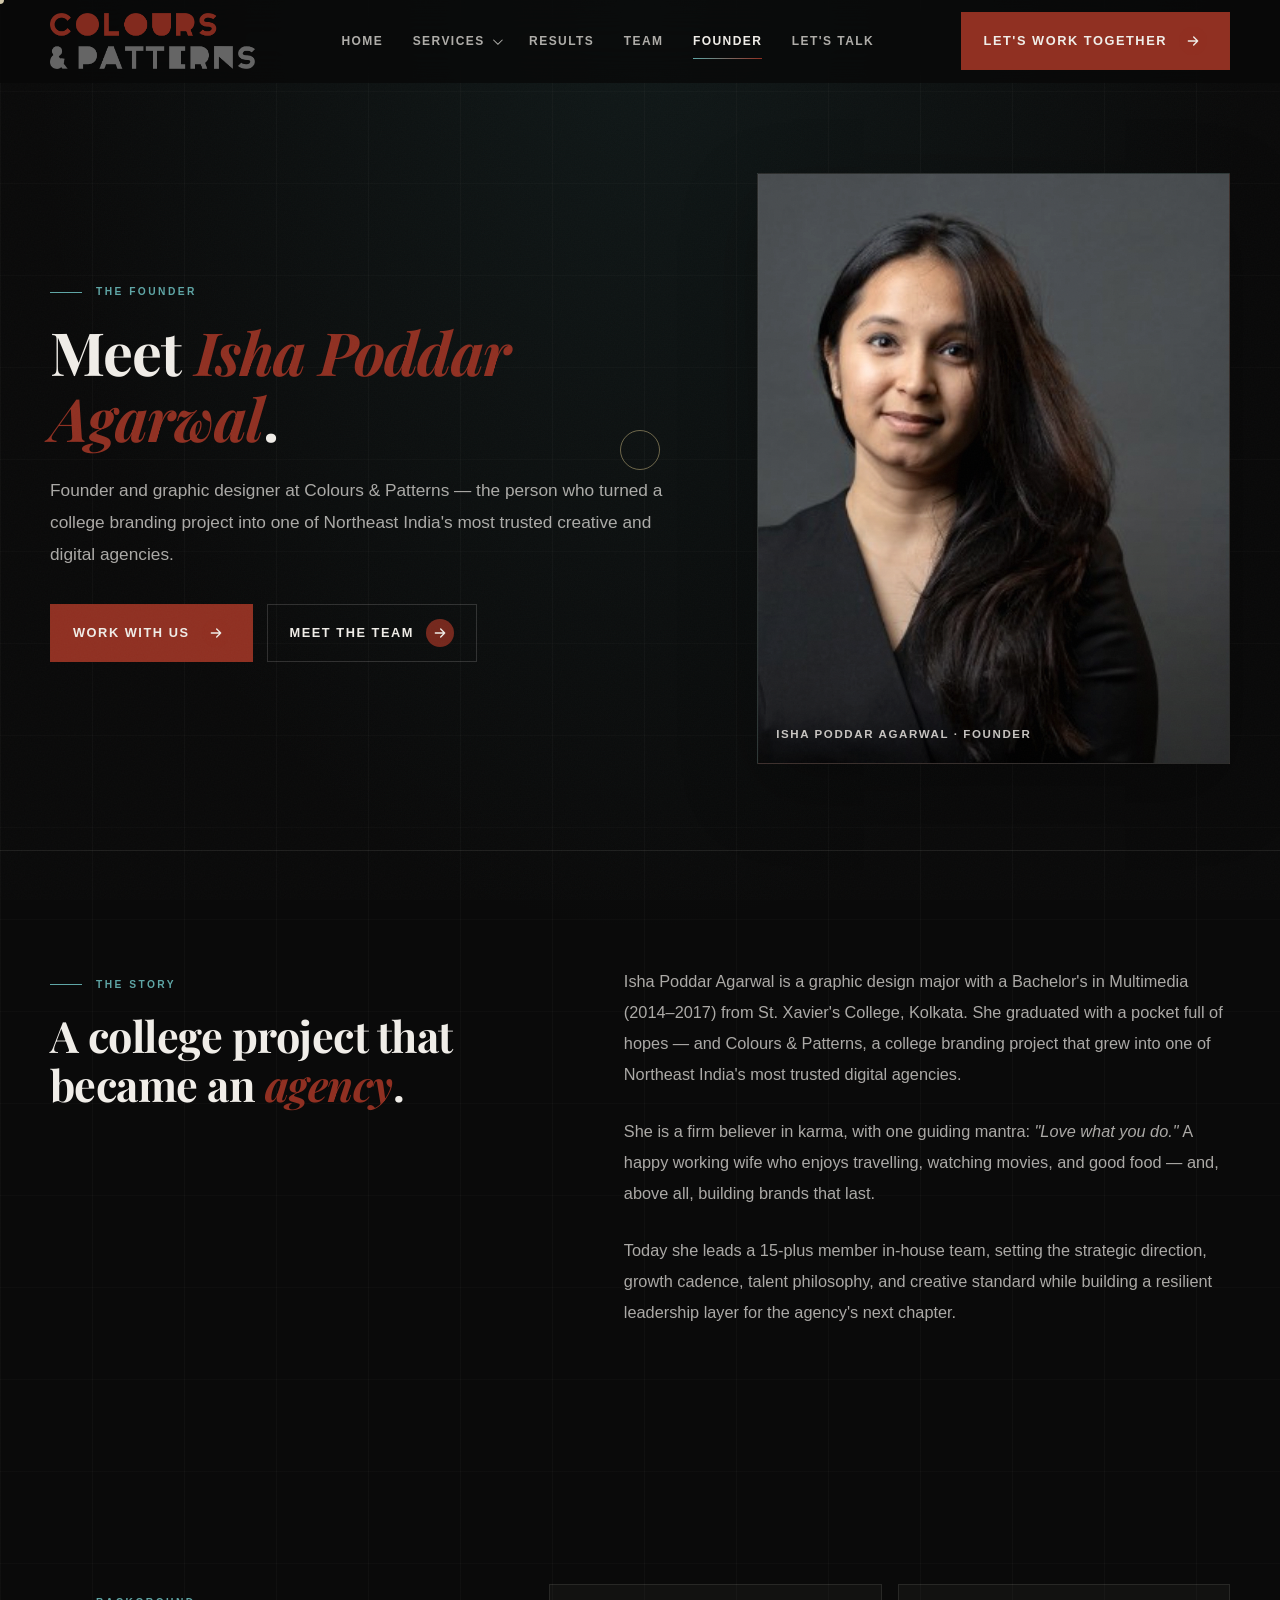
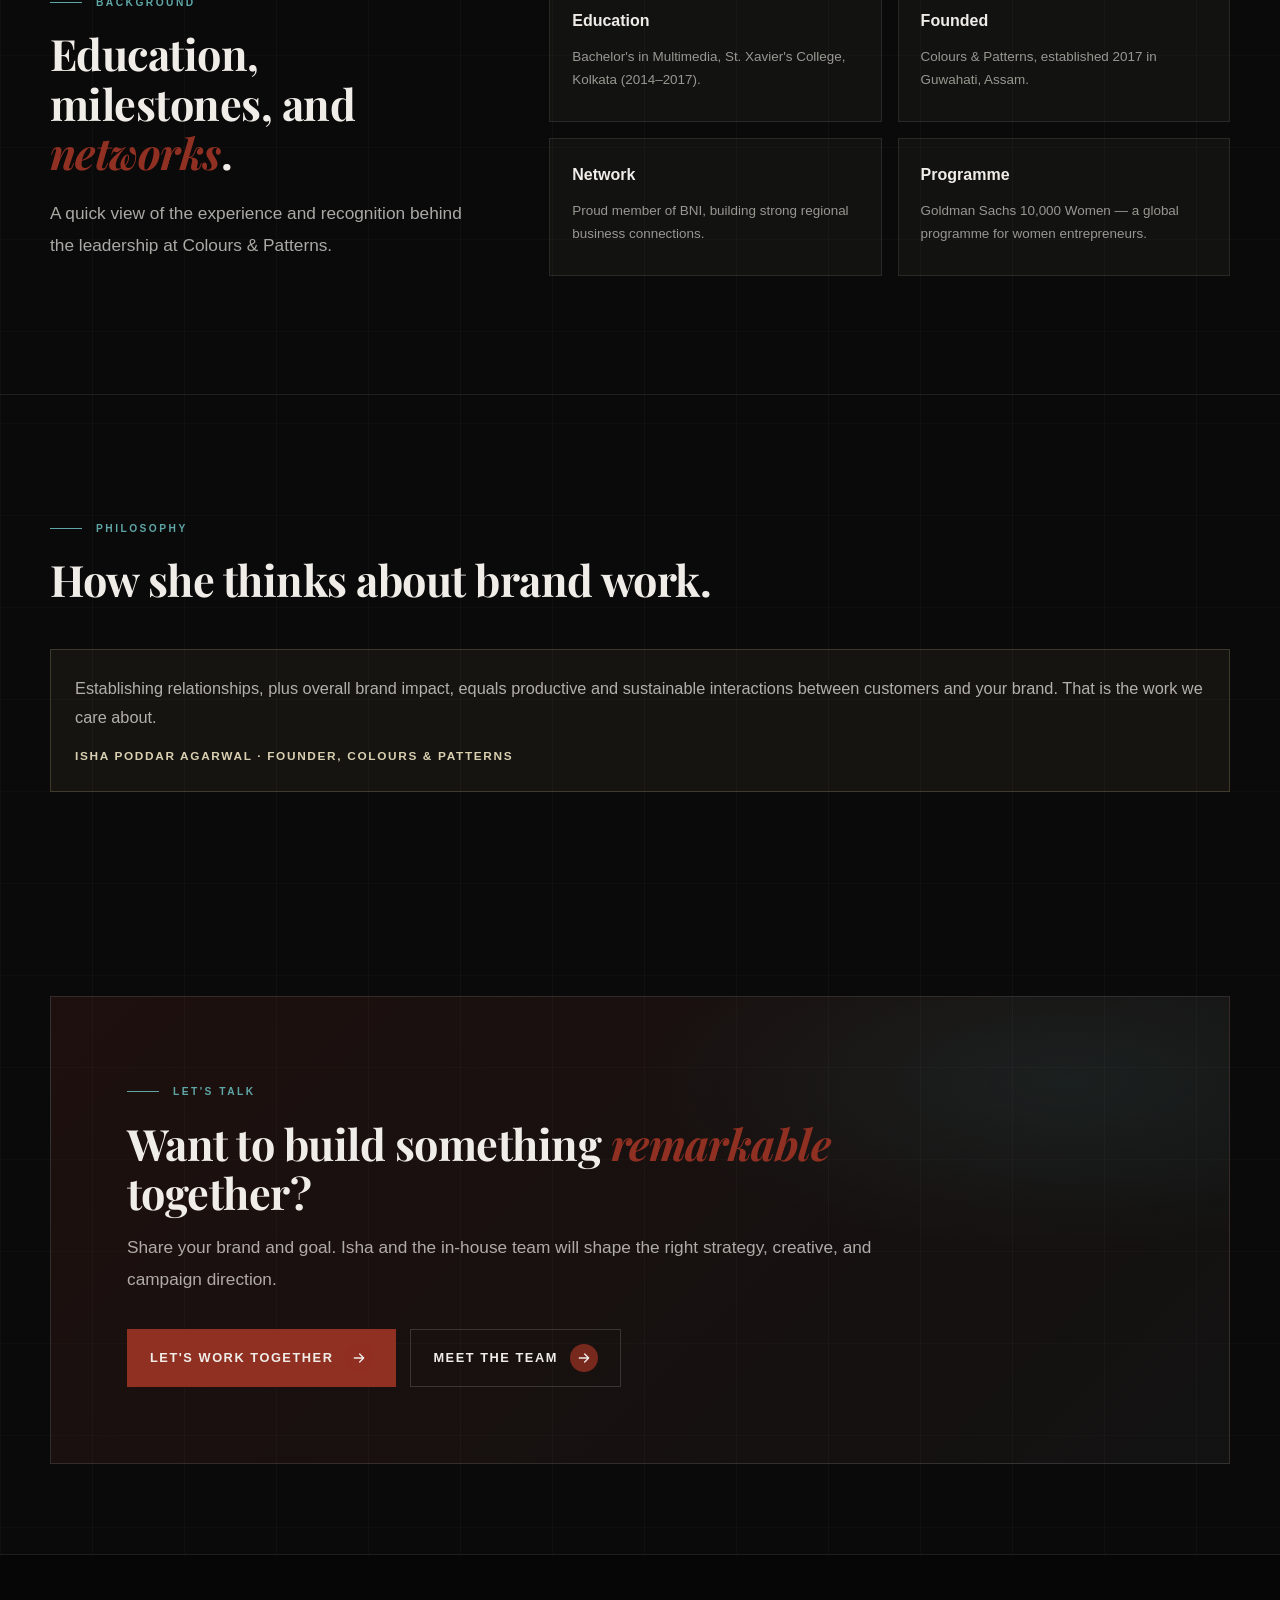
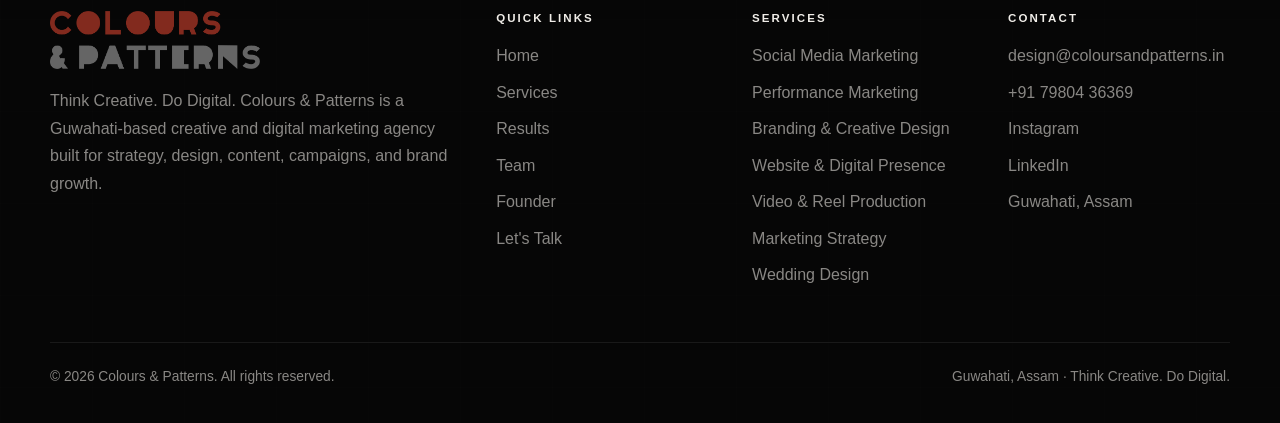
<file: founder.html>
<!DOCTYPE html>
<html lang="en">
<head>
  <meta charset="UTF-8">
  <meta name="viewport" content="width=device-width, initial-scale=1.0">
  <title>Founder | Colours & Patterns</title>
  <meta name="description" content="Meet Isha Poddar Agarwal, founder and graphic designer at Colours & Patterns — a Guwahati-based creative and digital marketing agency.">
  <meta name="theme-color" content="#0a0a0a">
  <link rel="preload" as="image" href="website/logo.png">
  <link rel="preconnect" href="https://fonts.googleapis.com">
  <link rel="preconnect" href="https://fonts.gstatic.com" crossorigin>
  <link href="https://fonts.googleapis.com/css2?family=Playfair+Display:ital,wght@0,500;0,600;0,700;0,800;0,900;1,400;1,500;1,700&display=swap" rel="stylesheet">
  <link rel="stylesheet" href="site-assets/styles.css">
  <noscript><style>.site-loader{display:none}</style></noscript>
</head>
<body data-page="founder">
  <div class="scroll-progress" data-scroll-progress aria-hidden="true"></div>
  <a class="skip-link" href="#main">Skip to content</a>
  <div class="site-loader" data-site-loader role="status" aria-live="polite" aria-label="Loading Colours & Patterns">
    <div class="loader-inner">
      <img class="loader-logo" src="website/logo.png" alt="Colours & Patterns">
      <div class="loader-line" aria-hidden="true"><span class="loader-line-fill"></span></div>
      <div class="loader-foot">
        <span class="loader-count"><span data-loader-count>0</span><i>%</i></span>
        <span class="loader-tag">Think Creative. Do Digital.</span>
      </div>
    </div>
  </div>
  <div class="cursor-dot" aria-hidden="true"></div>
  <div class="cursor-ring" aria-hidden="true"></div>

  <header class="site-header" data-header>
    <div class="nav-wrap">
      <a class="brand" href="index.html" aria-label="Colours & Patterns home">
        <img class="brand-logo" src="website/logo.png" alt="Colours & Patterns">
      </a>
      <nav class="nav-links" aria-label="Primary navigation">
        <a href="index.html">Home</a>
        <div class="nav-dropdown" data-services-dropdown>
          <button class="nav-dropdown-toggle" type="button" aria-expanded="false" aria-controls="services-menu" data-services-toggle>
            <span>Services</span><span class="nav-chevron" aria-hidden="true"></span>
          </button>
          <div class="nav-dropdown-menu" id="services-menu" role="menu" aria-label="Service pages">
            <a href="services.html" role="menuitem">All Services</a>
            <a href="social-media-marketing.html" role="menuitem">Social Media Marketing</a>
            <a href="performance-marketing.html" role="menuitem">Performance Marketing</a>
            <a href="branding-and-creative-design.html" role="menuitem">Branding &amp; Creative Design</a>
            <a href="website-and-digital-presence.html" role="menuitem">Website &amp; Digital Presence</a>
            <a href="video-and-reel-production.html" role="menuitem">Video &amp; Reel Production</a>
            <a href="marketing-strategy.html" role="menuitem">Marketing Strategy</a>
            <a href="wedding-design.html" role="menuitem">Wedding Design</a>
          </div>
        </div>
        <a href="results.html">Results</a>
        <a href="team.html">Team</a>
        <a class="is-active" href="founder.html">Founder</a>
        <a href="lets-talk.html">Let's Talk</a>
      </nav>
      <div class="nav-actions">
        <a class="btn nav-cta primary" href="lets-talk.html"><span>Let's Work Together</span><span class="btn-icon" aria-hidden="true"><svg viewBox="0 0 24 24"><path d="M5 12h14M13 6l6 6-6 6" fill="none" stroke="currentColor" stroke-width="2" stroke-linecap="round" stroke-linejoin="round"/></svg></span></a>
        <button class="menu-toggle" type="button" aria-label="Open menu" aria-expanded="false" data-menu-toggle>
          <span></span><span></span><span></span>
        </button>
      </div>
    </div>
  </header>

  <main id="main">
    <section class="hero compact-hero" aria-labelledby="page-title">
      <div class="container hero-grid">
        <div class="reveal">
          <p class="eyebrow">The Founder</p>
          <h1 id="page-title">Meet <em>Isha Poddar Agarwal</em>.</h1>
          <p class="lead">Founder and graphic designer at Colours & Patterns — the person who turned a college branding project into one of Northeast India's most trusted creative and digital agencies.</p>
          <div class="hero-actions">
            <a class="btn primary" href="lets-talk.html"><span>Work With Us</span><span class="btn-icon" aria-hidden="true"><svg viewBox="0 0 24 24"><path d="M5 12h14M13 6l6 6-6 6" fill="none" stroke="currentColor" stroke-width="2" stroke-linecap="round" stroke-linejoin="round"/></svg></span></a>
            <a class="btn secondary" href="team.html"><span>Meet the Team</span><span class="btn-icon" aria-hidden="true"><svg viewBox="0 0 24 24"><path d="M5 12h14M13 6l6 6-6 6" fill="none" stroke="currentColor" stroke-width="2" stroke-linecap="round" stroke-linejoin="round"/></svg></span></a>
          </div>
        </div>
        <div class="reveal">
          <figure class="image-frame hero-visual">
            <img src="site-assets/pdf-images/pdf-jpeg-044.jpg" alt="Isha Poddar Agarwal, founder of Colours and Patterns" loading="eager">
            <figcaption>Isha Poddar Agarwal &middot; Founder</figcaption>
          </figure>
        </div>
      </div>
    </section>

    <section class="section section-divider" aria-labelledby="story-title">
      <div class="container intro-grid">
        <div class="reveal">
          <p class="section-kicker">The story</p>
          <h2 class="section-title" id="story-title">A college project that became an <em>agency</em>.</h2>
        </div>
        <div class="intro-copy reveal">
          <p>Isha Poddar Agarwal is a graphic design major with a Bachelor's in Multimedia (2014&ndash;2017) from St. Xavier's College, Kolkata. She graduated with a pocket full of hopes — and Colours & Patterns, a college branding project that grew into one of Northeast India's most trusted digital agencies.</p>
          <p>She is a firm believer in karma, with one guiding mantra: <em>"Love what you do."</em> A happy working wife who enjoys travelling, watching movies, and good food — and, above all, building brands that last.</p>
          <p>Today she leads a 15-plus member in-house team, setting the strategic direction, growth cadence, talent philosophy, and creative standard while building a resilient leadership layer for the agency's next chapter.</p>
        </div>
      </div>
    </section>

    <section class="section" aria-labelledby="credentials-title">
      <div class="container team-panel">
        <div class="reveal">
          <p class="section-kicker">Background</p>
          <h2 class="section-title" id="credentials-title">Education, milestones, and <em>networks</em>.</h2>
          <p class="section-lede">A quick view of the experience and recognition behind the leadership at Colours & Patterns.</p>
        </div>
        <div class="team-role-grid reveal">
          <article><strong>Education</strong><span>Bachelor's in Multimedia, St. Xavier's College, Kolkata (2014&ndash;2017).</span></article>
          <article><strong>Founded</strong><span>Colours & Patterns, established 2017 in Guwahati, Assam.</span></article>
          <article><strong>Network</strong><span>Proud member of BNI, building strong regional business connections.</span></article>
          <article><strong>Programme</strong><span>Goldman Sachs 10,000 Women — a global programme for women entrepreneurs.</span></article>
        </div>
      </div>
    </section>

    <section class="section section-divider" aria-labelledby="philosophy-title">
      <div class="container">
        <div class="section-head reveal">
          <p class="section-kicker">Philosophy</p>
          <h2 class="section-title" id="philosophy-title">How she thinks about brand work.</h2>
        </div>
        <div class="proof-quote reveal">
          <blockquote>Establishing relationships, plus overall brand impact, equals productive and sustainable interactions between customers and your brand. That is the work we care about.</blockquote>
          <cite>Isha Poddar Agarwal &middot; Founder, Colours & Patterns</cite>
        </div>
      </div>
    </section>

    <section class="section tight">
      <div class="container">
        <div class="cta-band reveal">
          <p class="section-kicker">Let's talk</p>
          <h2>Want to build something <em>remarkable</em> together?</h2>
          <p class="section-lede">Share your brand and goal. Isha and the in-house team will shape the right strategy, creative, and campaign direction.</p>
          <div class="cta-actions">
            <a class="btn primary" href="lets-talk.html"><span>Let's Work Together</span><span class="btn-icon" aria-hidden="true"><svg viewBox="0 0 24 24"><path d="M5 12h14M13 6l6 6-6 6" fill="none" stroke="currentColor" stroke-width="2" stroke-linecap="round" stroke-linejoin="round"/></svg></span></a>
            <a class="btn secondary" href="team.html"><span>Meet the Team</span><span class="btn-icon" aria-hidden="true"><svg viewBox="0 0 24 24"><path d="M5 12h14M13 6l6 6-6 6" fill="none" stroke="currentColor" stroke-width="2" stroke-linecap="round" stroke-linejoin="round"/></svg></span></a>
          </div>
        </div>
      </div>
    </section>
  </main>

  <footer class="site-footer">
    <div class="container">
      <div class="footer-grid">
        <div>
          <img class="footer-logo" src="website/logo.png" alt="Colours & Patterns">
          <p>Think Creative. Do Digital. Colours & Patterns is a Guwahati-based creative and digital marketing agency built for strategy, design, content, campaigns, and brand growth.</p>
        </div>
        <div>
          <h3>Quick links</h3>
          <a href="index.html">Home</a>
          <a href="services.html">Services</a>
          <a href="results.html">Results</a>
          <a href="team.html">Team</a>
          <a href="founder.html">Founder</a>
          <a href="lets-talk.html">Let's Talk</a>
        </div>
        <div>
          <h3>Services</h3>
          <a href="social-media-marketing.html">Social Media Marketing</a>
          <a href="performance-marketing.html">Performance Marketing</a>
          <a href="branding-and-creative-design.html">Branding &amp; Creative Design</a>
          <a href="website-and-digital-presence.html">Website &amp; Digital Presence</a>
          <a href="video-and-reel-production.html">Video &amp; Reel Production</a>
          <a href="marketing-strategy.html">Marketing Strategy</a>
          <a href="wedding-design.html">Wedding Design</a>
        </div>
        <div>
          <h3>Contact</h3>
          <a href="mailto:design@coloursandpatterns.in">design@coloursandpatterns.in</a>
          <a href="tel:+917980436369">+91 79804 36369</a>
          <a href="https://www.instagram.com/coloursandpatterns_/" target="_blank" rel="noopener">Instagram</a>
          <a href="https://www.linkedin.com/company/coloursandpatternsghy/" target="_blank" rel="noopener">LinkedIn</a>
          <p>Guwahati, Assam</p>
        </div>
      </div>
      <div class="footer-bottom">
        <span>&copy; <span data-year></span> Colours & Patterns. All rights reserved.</span>
        <span>Guwahati, Assam &middot; Think Creative. Do Digital.</span>
      </div>
    </div>
  </footer>
  <script src="site-assets/app.js"></script>
</body>
</html>
</file>
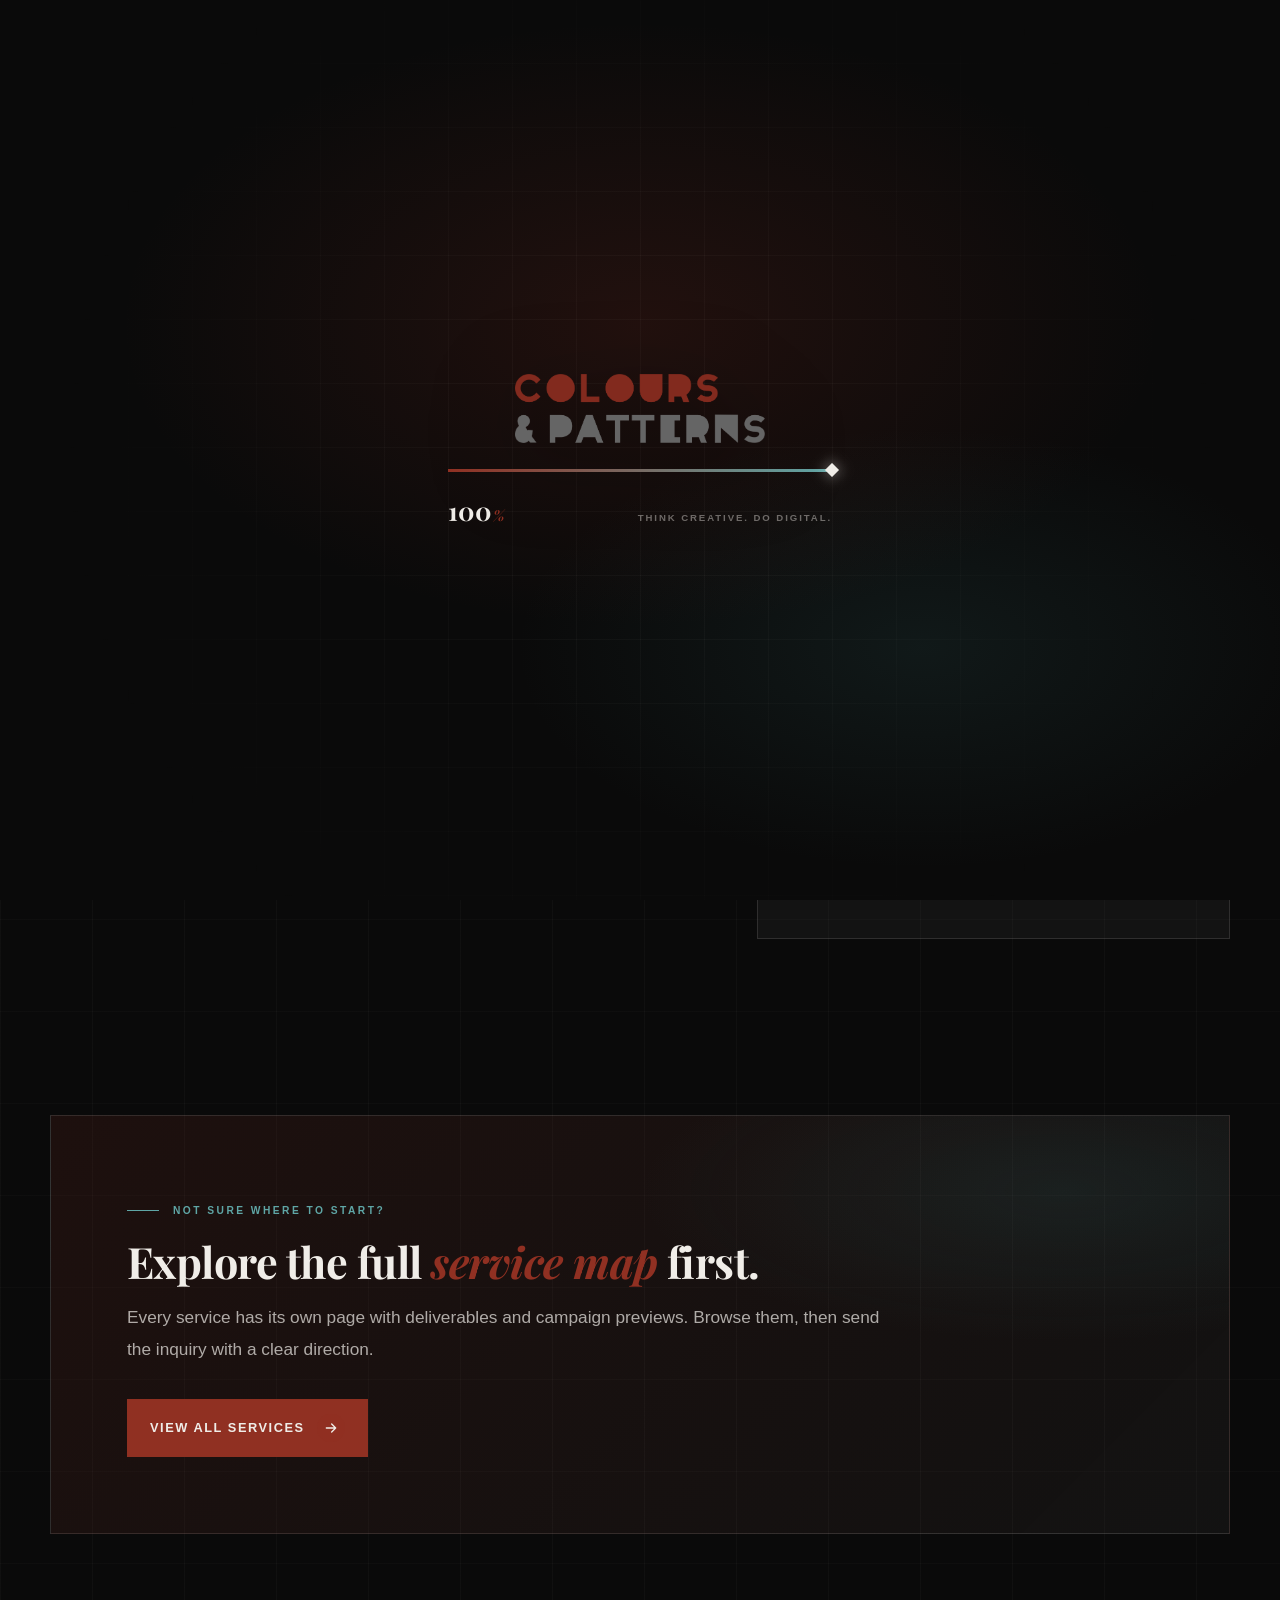
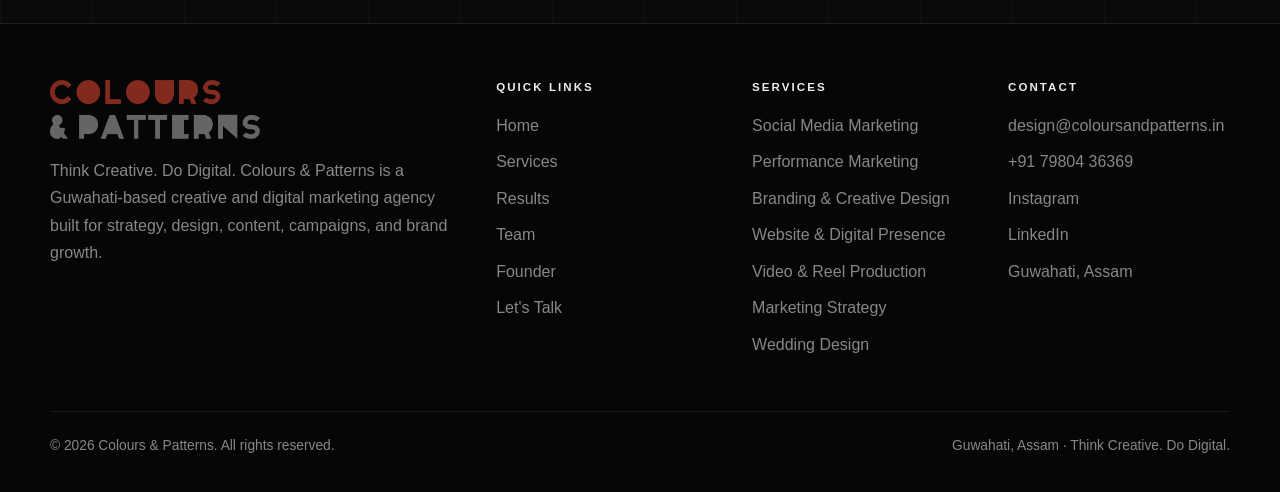
<file: lets-talk.html>
<!DOCTYPE html>
<html lang="en">
<head>
  <meta charset="UTF-8">
  <meta name="viewport" content="width=device-width, initial-scale=1.0">
  <title>Let's Talk | Colours & Patterns</title>
  <meta name="description" content="Contact Colours & Patterns — share a project inquiry for social media, performance marketing, branding, website, video, marketing strategy, or wedding design.">
  <meta name="theme-color" content="#0a0a0a">
  <link rel="preload" as="image" href="website/logo.png">
  <link rel="preconnect" href="https://fonts.googleapis.com">
  <link rel="preconnect" href="https://fonts.gstatic.com" crossorigin>
  <link href="https://fonts.googleapis.com/css2?family=Playfair+Display:ital,wght@0,500;0,600;0,700;0,800;0,900;1,400;1,500;1,700&display=swap" rel="stylesheet">
  <link rel="stylesheet" href="site-assets/styles.css">
  <noscript><style>.site-loader{display:none}</style></noscript>
</head>
<body data-page="talk">
  <div class="scroll-progress" data-scroll-progress aria-hidden="true"></div>
  <a class="skip-link" href="#main">Skip to content</a>
  <div class="site-loader" data-site-loader role="status" aria-live="polite" aria-label="Loading Colours & Patterns">
    <div class="loader-inner">
      <img class="loader-logo" src="website/logo.png" alt="Colours & Patterns">
      <div class="loader-line" aria-hidden="true"><span class="loader-line-fill"></span></div>
      <div class="loader-foot">
        <span class="loader-count"><span data-loader-count>0</span><i>%</i></span>
        <span class="loader-tag">Think Creative. Do Digital.</span>
      </div>
    </div>
  </div>
  <div class="cursor-dot" aria-hidden="true"></div>
  <div class="cursor-ring" aria-hidden="true"></div>

  <header class="site-header" data-header>
    <div class="nav-wrap">
      <a class="brand" href="index.html" aria-label="Colours & Patterns home">
        <img class="brand-logo" src="website/logo.png" alt="Colours & Patterns">
      </a>
      <nav class="nav-links" aria-label="Primary navigation">
        <a href="index.html">Home</a>
        <div class="nav-dropdown" data-services-dropdown>
          <button class="nav-dropdown-toggle" type="button" aria-expanded="false" aria-controls="services-menu" data-services-toggle>
            <span>Services</span><span class="nav-chevron" aria-hidden="true"></span>
          </button>
          <div class="nav-dropdown-menu" id="services-menu" role="menu" aria-label="Service pages">
            <a href="services.html" role="menuitem">All Services</a>
            <a href="social-media-marketing.html" role="menuitem">Social Media Marketing</a>
            <a href="performance-marketing.html" role="menuitem">Performance Marketing</a>
            <a href="branding-and-creative-design.html" role="menuitem">Branding &amp; Creative Design</a>
            <a href="website-and-digital-presence.html" role="menuitem">Website &amp; Digital Presence</a>
            <a href="video-and-reel-production.html" role="menuitem">Video &amp; Reel Production</a>
            <a href="marketing-strategy.html" role="menuitem">Marketing Strategy</a>
            <a href="wedding-design.html" role="menuitem">Wedding Design</a>
          </div>
        </div>
        <a href="results.html">Results</a>
        <a href="team.html">Team</a>
        <a href="founder.html">Founder</a>
        <a class="is-active" href="lets-talk.html">Let's Talk</a>
      </nav>
      <div class="nav-actions">
        <a class="btn nav-cta primary" href="lets-talk.html"><span>Let's Work Together</span><span class="btn-icon" aria-hidden="true"><svg viewBox="0 0 24 24"><path d="M5 12h14M13 6l6 6-6 6" fill="none" stroke="currentColor" stroke-width="2" stroke-linecap="round" stroke-linejoin="round"/></svg></span></a>
        <button class="menu-toggle" type="button" aria-label="Open menu" aria-expanded="false" data-menu-toggle>
          <span></span><span></span><span></span>
        </button>
      </div>
    </div>
  </header>

  <main id="main">
    <section class="hero compact-hero" aria-labelledby="page-title">
      <div class="container hero-grid">
        <div class="reveal">
          <p class="eyebrow">Contact us</p>
          <h1 id="page-title">Let's talk about your <em>brand</em>.</h1>
          <p class="lead">Reach the Colours & Patterns studio in Guwahati, Assam, or share a project inquiry using the form — and the team will get back to you.</p>
          <div class="contact-list">
            <a class="contact-link" href="tel:+917980436369"><span>P</span><span><strong>Phone</strong>+91 79804 36369</span></a>
            <a class="contact-link" href="mailto:design@coloursandpatterns.in"><span>E</span><span><strong>Email</strong>design@coloursandpatterns.in</span></a>
            <a class="contact-link" href="http://www.coloursandpatterns.in/" target="_blank" rel="noopener"><span>W</span><span><strong>Website</strong>www.coloursandpatterns.in</span></a>
          </div>
        </div>
        <div class="reveal">
          <form class="contact-form" data-contact-form>
            <div class="form-grid">
              <div class="field"><label for="name">Name</label><input id="name" name="name" type="text" required></div>
              <div class="field"><label for="phone">Phone</label><input id="phone" name="phone" type="tel"></div>
              <div class="field"><label for="email">Email</label><input id="email" name="email" type="email" required></div>
              <div class="field"><label for="company">Company / Brand</label><input id="company" name="company" type="text"></div>
              <div class="field full"><label for="service">Service required</label><select id="service" name="service" required><option value="" disabled selected>Select a service</option><option>Social Media Marketing</option><option>Performance Marketing</option><option>Branding &amp; Creative Design</option><option>Website &amp; Digital Presence</option><option>Video &amp; Reel Production</option><option>Marketing Strategy</option><option>Wedding Design</option></select></div>
              <div class="field full"><label for="message">Message</label><textarea id="message" name="message" required></textarea></div>
            </div>
            <div class="hero-actions"><a class="btn secondary" href="https://wa.me/917980436369?text=Hi%20Colours%20%26%20Patterns%2C%20I%20want%20to%20discuss%20a%20project."><span>WhatsApp Us</span><span class="btn-icon" aria-hidden="true"><svg viewBox="0 0 24 24"><path d="M5 12h14M13 6l6 6-6 6" fill="none" stroke="currentColor" stroke-width="2" stroke-linecap="round" stroke-linejoin="round"/></svg></span></a><button class="btn primary" type="submit"><span>Send Inquiry</span><span class="btn-icon" aria-hidden="true"><svg viewBox="0 0 24 24"><path d="M5 12h14M13 6l6 6-6 6" fill="none" stroke="currentColor" stroke-width="2" stroke-linecap="round" stroke-linejoin="round"/></svg></span></button></div>
            <p class="form-status" role="status" aria-live="polite"></p>
          </form>
        </div>
      </div>
    </section>

    <section class="section tight">
      <div class="container">
        <div class="cta-band reveal">
          <p class="section-kicker">Not sure where to start?</p>
          <h2>Explore the full <em>service map</em> first.</h2>
          <p class="section-lede">Every service has its own page with deliverables and campaign previews. Browse them, then send the inquiry with a clear direction.</p>
          <div class="cta-actions"><a class="btn primary" href="services.html"><span>View All Services</span><span class="btn-icon" aria-hidden="true"><svg viewBox="0 0 24 24"><path d="M5 12h14M13 6l6 6-6 6" fill="none" stroke="currentColor" stroke-width="2" stroke-linecap="round" stroke-linejoin="round"/></svg></span></a></div>
        </div>
      </div>
    </section>
  </main>

  <footer class="site-footer">
    <div class="container">
      <div class="footer-grid">
        <div>
          <img class="footer-logo" src="website/logo.png" alt="Colours & Patterns">
          <p>Think Creative. Do Digital. Colours & Patterns is a Guwahati-based creative and digital marketing agency built for strategy, design, content, campaigns, and brand growth.</p>
        </div>
        <div>
          <h3>Quick links</h3>
          <a href="index.html">Home</a>
          <a href="services.html">Services</a>
          <a href="results.html">Results</a>
          <a href="team.html">Team</a>
          <a href="founder.html">Founder</a>
          <a href="lets-talk.html">Let's Talk</a>
        </div>
        <div>
          <h3>Services</h3>
          <a href="social-media-marketing.html">Social Media Marketing</a>
          <a href="performance-marketing.html">Performance Marketing</a>
          <a href="branding-and-creative-design.html">Branding &amp; Creative Design</a>
          <a href="website-and-digital-presence.html">Website &amp; Digital Presence</a>
          <a href="video-and-reel-production.html">Video &amp; Reel Production</a>
          <a href="marketing-strategy.html">Marketing Strategy</a>
          <a href="wedding-design.html">Wedding Design</a>
        </div>
        <div>
          <h3>Contact</h3>
          <a href="mailto:design@coloursandpatterns.in">design@coloursandpatterns.in</a>
          <a href="tel:+917980436369">+91 79804 36369</a>
          <a href="https://www.instagram.com/coloursandpatterns_/" target="_blank" rel="noopener">Instagram</a>
          <a href="https://www.linkedin.com/company/coloursandpatternsghy/" target="_blank" rel="noopener">LinkedIn</a>
          <p>Guwahati, Assam</p>
        </div>
      </div>
      <div class="footer-bottom">
        <span>&copy; <span data-year></span> Colours & Patterns. All rights reserved.</span>
        <span>Guwahati, Assam &middot; Think Creative. Do Digital.</span>
      </div>
    </div>
  </footer>
  <script src="site-assets/app.js"></script>
</body>
</html>
</file>
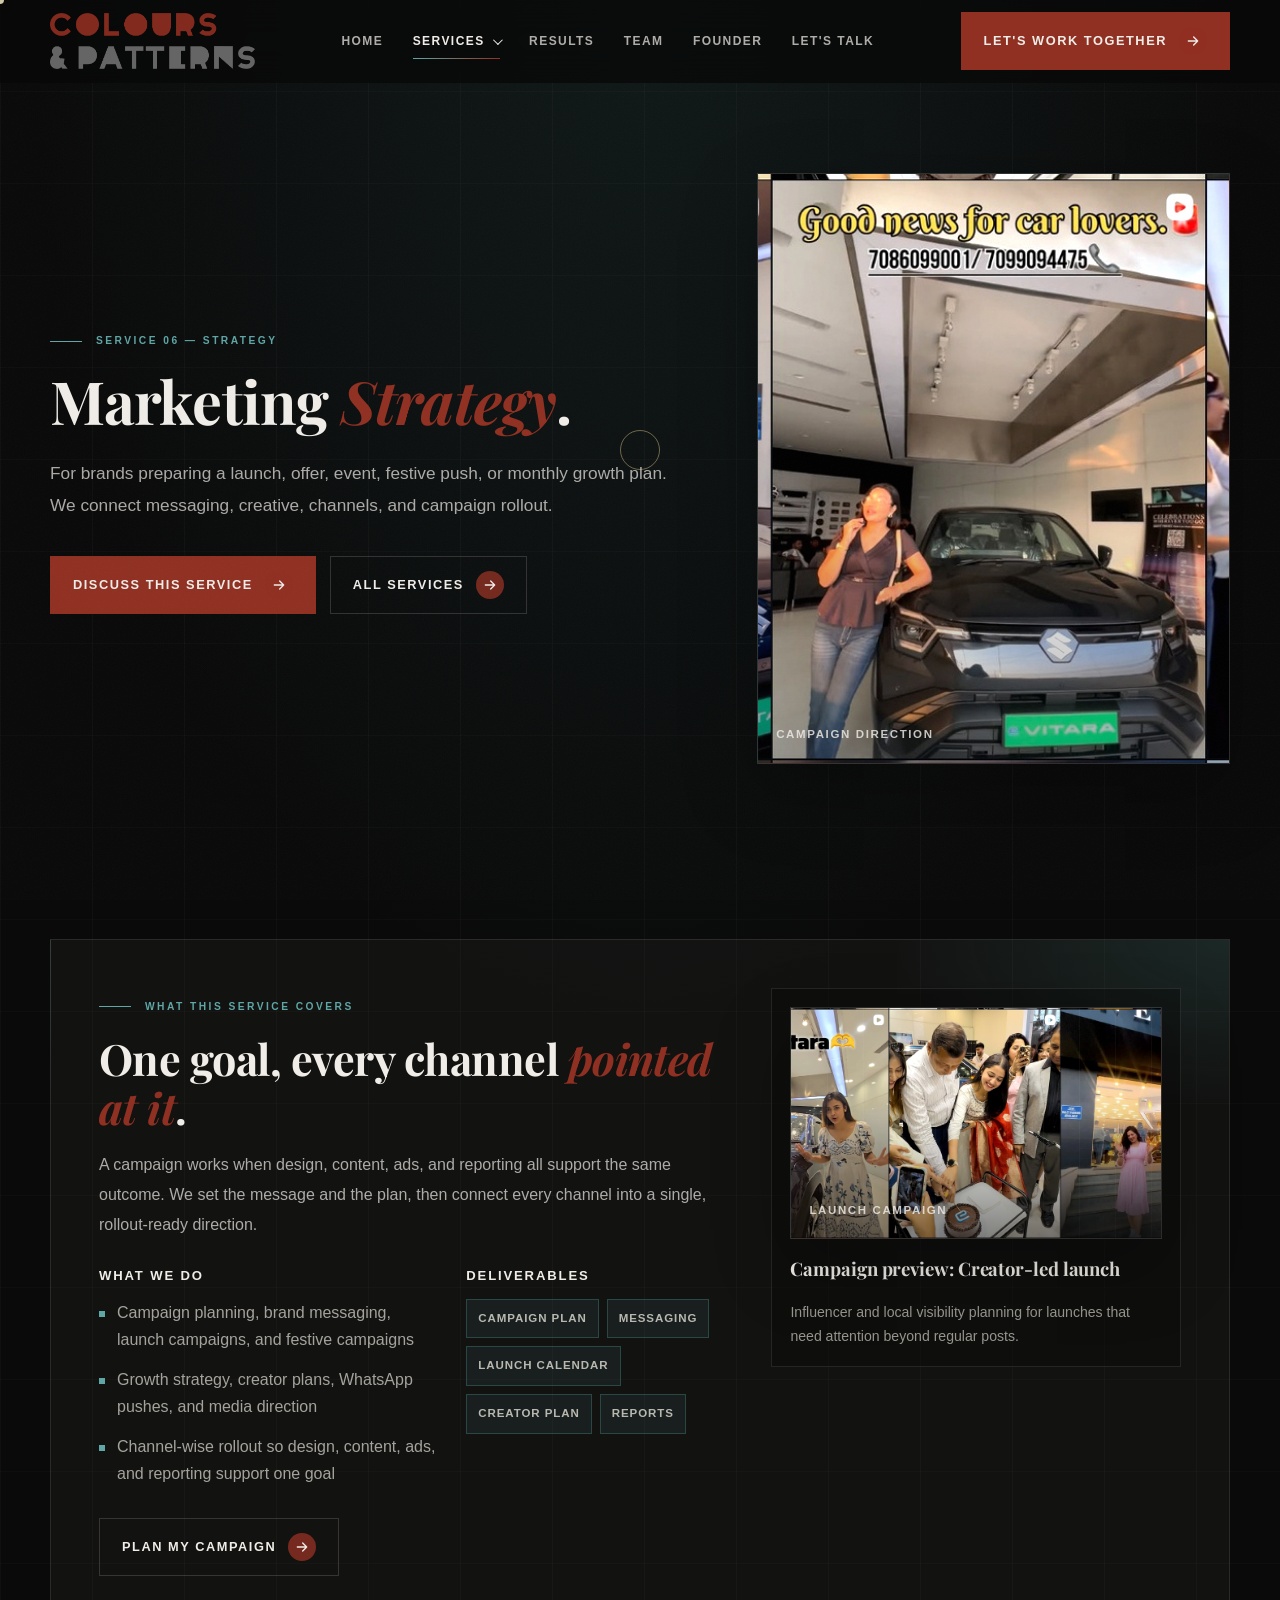
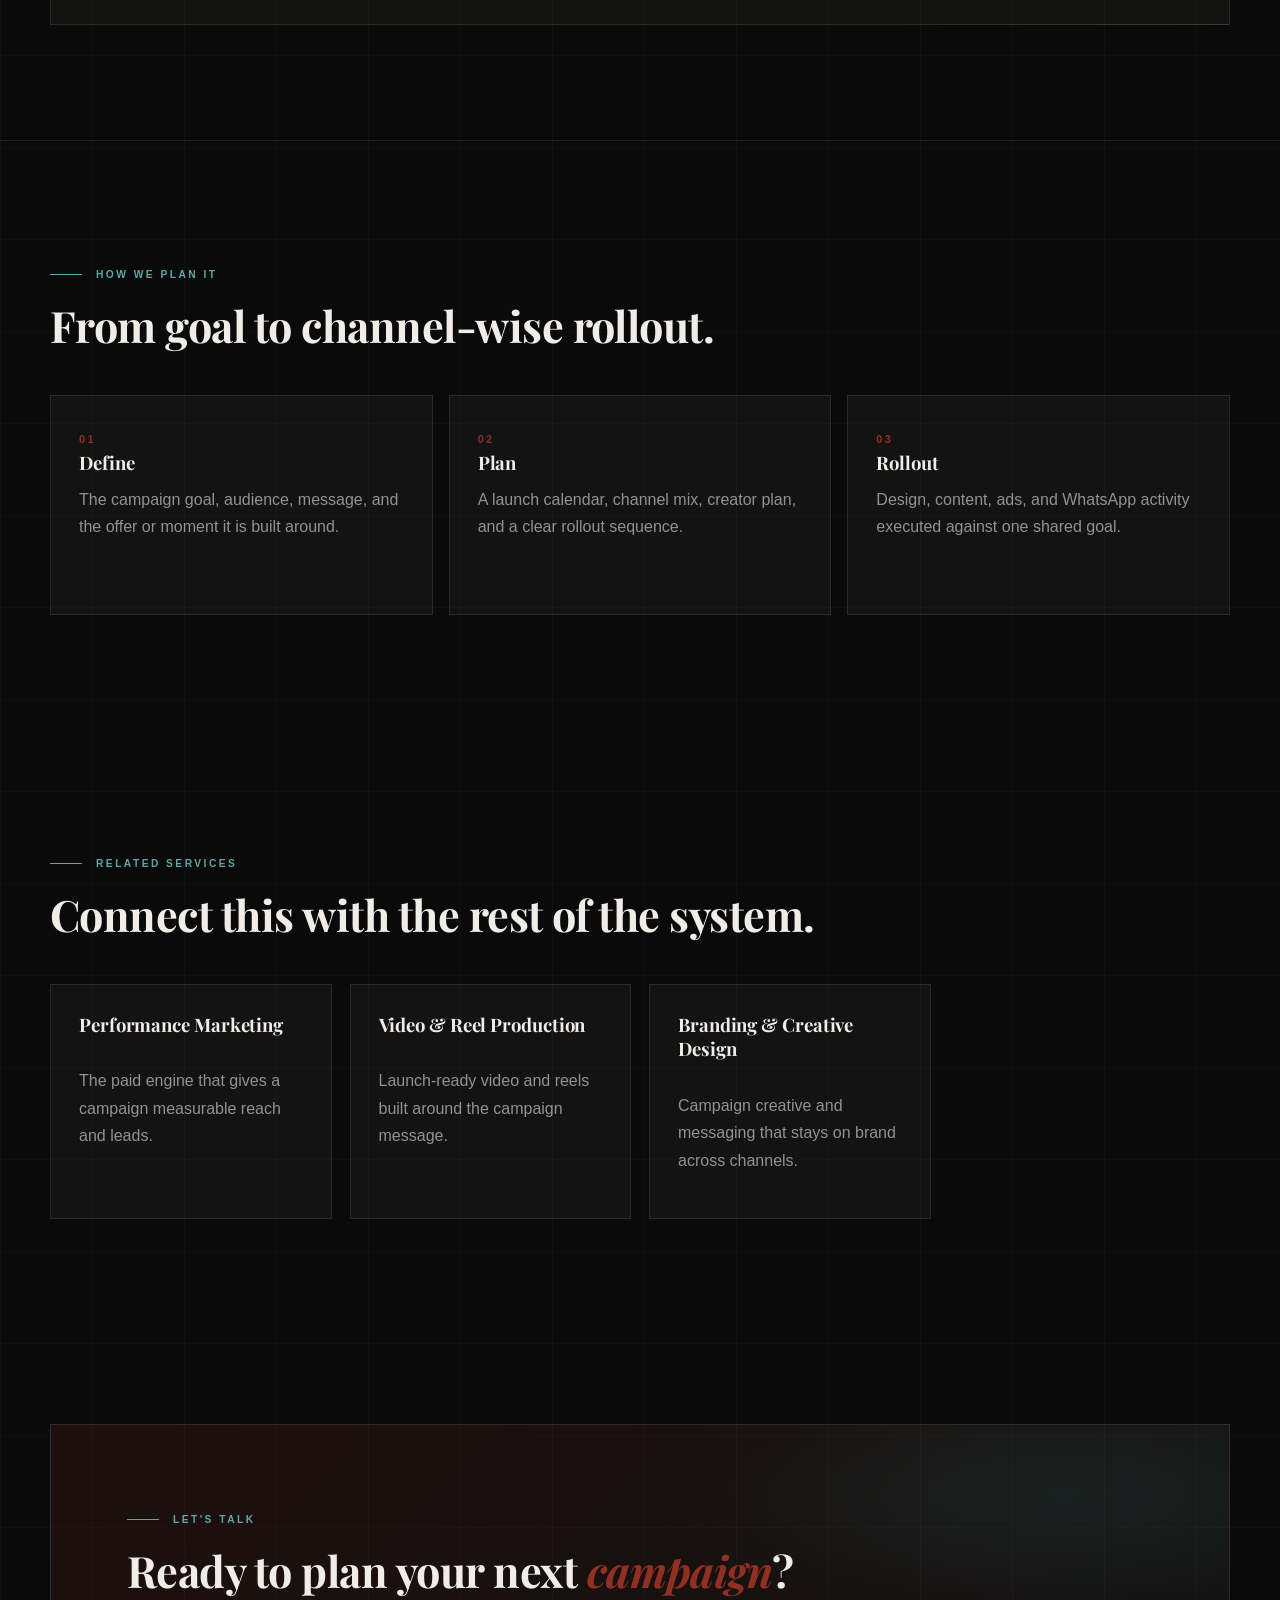
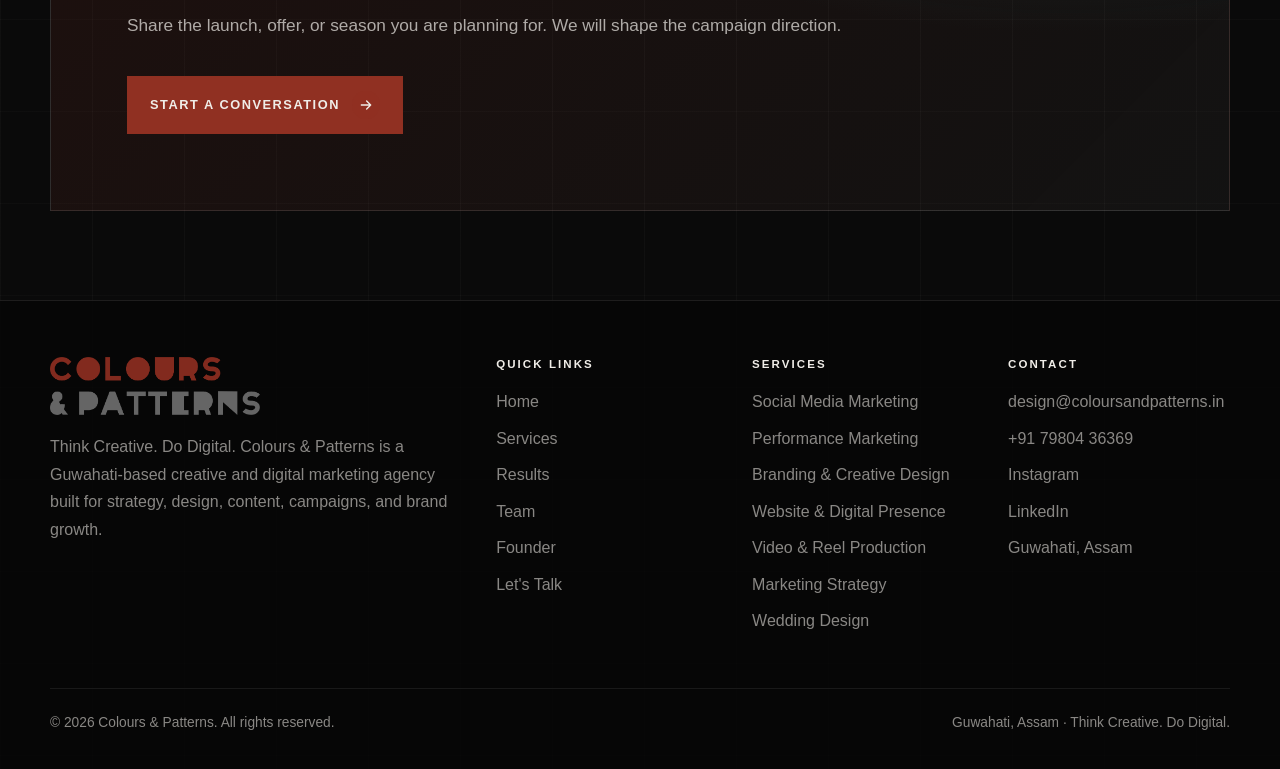
<file: marketing-strategy.html>
<!DOCTYPE html>
<html lang="en">
<head>
  <meta charset="UTF-8">
  <meta name="viewport" content="width=device-width, initial-scale=1.0">
  <title>Marketing Strategy | Colours & Patterns</title>
  <meta name="description" content="Marketing strategy and campaigns by Colours & Patterns — launch campaigns, festive campaigns, brand messaging, growth planning, and channel-wise campaign direction.">
  <meta name="theme-color" content="#0a0a0a">
  <link rel="preload" as="image" href="website/logo.png">
  <link rel="preconnect" href="https://fonts.googleapis.com">
  <link rel="preconnect" href="https://fonts.gstatic.com" crossorigin>
  <link href="https://fonts.googleapis.com/css2?family=Playfair+Display:ital,wght@0,500;0,600;0,700;0,800;0,900;1,400;1,500;1,700&display=swap" rel="stylesheet">
  <link rel="stylesheet" href="site-assets/styles.css">
  <noscript><style>.site-loader{display:none}</style></noscript>
</head>
<body data-page="services">
  <div class="scroll-progress" data-scroll-progress aria-hidden="true"></div>
  <a class="skip-link" href="#main">Skip to content</a>
  <div class="site-loader" data-site-loader role="status" aria-live="polite" aria-label="Loading Colours & Patterns">
    <div class="loader-inner">
      <img class="loader-logo" src="website/logo.png" alt="Colours & Patterns">
      <div class="loader-line" aria-hidden="true"><span class="loader-line-fill"></span></div>
      <div class="loader-foot">
        <span class="loader-count"><span data-loader-count>0</span><i>%</i></span>
        <span class="loader-tag">Think Creative. Do Digital.</span>
      </div>
    </div>
  </div>
  <div class="cursor-dot" aria-hidden="true"></div>
  <div class="cursor-ring" aria-hidden="true"></div>

  <header class="site-header" data-header>
    <div class="nav-wrap">
      <a class="brand" href="index.html" aria-label="Colours & Patterns home">
        <img class="brand-logo" src="website/logo.png" alt="Colours & Patterns">
      </a>
      <nav class="nav-links" aria-label="Primary navigation">
        <a href="index.html">Home</a>
        <div class="nav-dropdown" data-services-dropdown>
          <button class="nav-dropdown-toggle is-active" type="button" aria-expanded="false" aria-controls="services-menu" data-services-toggle>
            <span>Services</span><span class="nav-chevron" aria-hidden="true"></span>
          </button>
          <div class="nav-dropdown-menu" id="services-menu" role="menu" aria-label="Service pages">
            <a href="services.html" role="menuitem">All Services</a>
            <a href="social-media-marketing.html" role="menuitem">Social Media Marketing</a>
            <a href="performance-marketing.html" role="menuitem">Performance Marketing</a>
            <a href="branding-and-creative-design.html" role="menuitem">Branding &amp; Creative Design</a>
            <a href="website-and-digital-presence.html" role="menuitem">Website &amp; Digital Presence</a>
            <a href="video-and-reel-production.html" role="menuitem">Video &amp; Reel Production</a>
            <a class="is-active" href="marketing-strategy.html" role="menuitem">Marketing Strategy</a>
            <a href="wedding-design.html" role="menuitem">Wedding Design</a>
          </div>
        </div>
        <a href="results.html">Results</a>
        <a href="team.html">Team</a>
        <a href="founder.html">Founder</a>
        <a href="lets-talk.html">Let's Talk</a>
      </nav>
      <div class="nav-actions">
        <a class="btn nav-cta primary" href="lets-talk.html"><span>Let's Work Together</span><span class="btn-icon" aria-hidden="true"><svg viewBox="0 0 24 24"><path d="M5 12h14M13 6l6 6-6 6" fill="none" stroke="currentColor" stroke-width="2" stroke-linecap="round" stroke-linejoin="round"/></svg></span></a>
        <button class="menu-toggle" type="button" aria-label="Open menu" aria-expanded="false" data-menu-toggle>
          <span></span><span></span><span></span>
        </button>
      </div>
    </div>
  </header>

  <main id="main">
    <section class="hero compact-hero" aria-labelledby="page-title">
      <div class="container hero-grid">
        <div class="reveal">
          <p class="eyebrow">Service 06 — Strategy</p>
          <h1 id="page-title">Marketing <em>Strategy</em>.</h1>
          <p class="lead">For brands preparing a launch, offer, event, festive push, or monthly growth plan. We connect messaging, creative, channels, and campaign rollout.</p>
          <div class="hero-actions">
            <a class="btn primary" href="lets-talk.html"><span>Discuss This Service</span><span class="btn-icon" aria-hidden="true"><svg viewBox="0 0 24 24"><path d="M5 12h14M13 6l6 6-6 6" fill="none" stroke="currentColor" stroke-width="2" stroke-linecap="round" stroke-linejoin="round"/></svg></span></a>
            <a class="btn secondary" href="services.html"><span>All Services</span><span class="btn-icon" aria-hidden="true"><svg viewBox="0 0 24 24"><path d="M5 12h14M13 6l6 6-6 6" fill="none" stroke="currentColor" stroke-width="2" stroke-linecap="round" stroke-linejoin="round"/></svg></span></a>
          </div>
        </div>
        <div class="reveal">
          <figure class="image-frame hero-visual">
            <img src="site-assets/pdf-images/pdf-jpeg-049.jpg" alt="Marketing strategy and campaign work by Colours and Patterns" loading="eager">
            <figcaption>Campaign Direction</figcaption>
          </figure>
        </div>
      </div>
    </section>

    <section class="section service-stack" aria-labelledby="detail-title">
      <div class="container">
        <article class="service-detail reveal">
          <div class="service-detail-grid">
            <div class="service-copy">
              <p class="section-kicker">What this service covers</p>
              <h2 id="detail-title">One goal, every channel <em>pointed at it</em>.</h2>
              <p>A campaign works when design, content, ads, and reporting all support the same outcome. We set the message and the plan, then connect every channel into a single, rollout-ready direction.</p>
              <div class="service-columns">
                <div><h3>What we do</h3><ul class="deliverable-list"><li>Campaign planning, brand messaging, launch campaigns, and festive campaigns</li><li>Growth strategy, creator plans, WhatsApp pushes, and media direction</li><li>Channel-wise rollout so design, content, ads, and reporting support one goal</li></ul></div>
                <div><h3>Deliverables</h3><ul class="pill-list"><li>Campaign plan</li><li>Messaging</li><li>Launch calendar</li><li>Creator plan</li><li>Reports</li></ul></div>
              </div>
              <a class="btn secondary" href="lets-talk.html"><span>Plan My Campaign</span><span class="btn-icon" aria-hidden="true"><svg viewBox="0 0 24 24"><path d="M5 12h14M13 6l6 6-6 6" fill="none" stroke="currentColor" stroke-width="2" stroke-linecap="round" stroke-linejoin="round"/></svg></span></a>
            </div>
            <aside class="case-preview">
              <figure class="image-frame ratio-wide"><img src="site-assets/pdf-images/pdf-jpeg-050.jpg" alt="Creator-led launch campaign preview" loading="lazy"><figcaption>Launch Campaign</figcaption></figure>
              <h3>Campaign preview: Creator-led launch</h3>
              <p>Influencer and local visibility planning for launches that need attention beyond regular posts.</p>
            </aside>
          </div>
        </article>
      </div>
    </section>

    <section class="section section-divider" aria-labelledby="approach-title">
      <div class="container">
        <div class="section-head reveal">
          <p class="section-kicker">How we plan it</p>
          <h2 class="section-title" id="approach-title">From goal to channel-wise rollout.</h2>
        </div>
        <div class="step-grid">
          <article class="process-card reveal"><span class="number">01</span><h3>Define</h3><p>The campaign goal, audience, message, and the offer or moment it is built around.</p></article>
          <article class="process-card reveal"><span class="number">02</span><h3>Plan</h3><p>A launch calendar, channel mix, creator plan, and a clear rollout sequence.</p></article>
          <article class="process-card reveal"><span class="number">03</span><h3>Rollout</h3><p>Design, content, ads, and WhatsApp activity executed against one shared goal.</p></article>
        </div>
      </div>
    </section>

    <section class="section" aria-labelledby="related-title">
      <div class="container">
        <div class="section-head reveal">
          <p class="section-kicker">Related services</p>
          <h2 class="section-title" id="related-title">Connect this with the rest of the system.</h2>
        </div>
        <div class="link-grid">
          <a class="link-card reveal" href="performance-marketing.html"><h3>Performance Marketing</h3><p>The paid engine that gives a campaign measurable reach and leads.</p></a>
          <a class="link-card reveal" href="video-and-reel-production.html"><h3>Video &amp; Reel Production</h3><p>Launch-ready video and reels built around the campaign message.</p></a>
          <a class="link-card reveal" href="branding-and-creative-design.html"><h3>Branding &amp; Creative Design</h3><p>Campaign creative and messaging that stays on brand across channels.</p></a>
        </div>
      </div>
    </section>

    <section class="section tight">
      <div class="container">
        <div class="cta-band reveal">
          <p class="section-kicker">Let's talk</p>
          <h2>Ready to plan your next <em>campaign</em>?</h2>
          <p class="section-lede">Share the launch, offer, or season you are planning for. We will shape the campaign direction.</p>
          <div class="cta-actions"><a class="btn primary" href="lets-talk.html"><span>Start a Conversation</span><span class="btn-icon" aria-hidden="true"><svg viewBox="0 0 24 24"><path d="M5 12h14M13 6l6 6-6 6" fill="none" stroke="currentColor" stroke-width="2" stroke-linecap="round" stroke-linejoin="round"/></svg></span></a></div>
        </div>
      </div>
    </section>
  </main>

  <footer class="site-footer">
    <div class="container">
      <div class="footer-grid">
        <div>
          <img class="footer-logo" src="website/logo.png" alt="Colours & Patterns">
          <p>Think Creative. Do Digital. Colours & Patterns is a Guwahati-based creative and digital marketing agency built for strategy, design, content, campaigns, and brand growth.</p>
        </div>
        <div>
          <h3>Quick links</h3>
          <a href="index.html">Home</a>
          <a href="services.html">Services</a>
          <a href="results.html">Results</a>
          <a href="team.html">Team</a>
          <a href="founder.html">Founder</a>
          <a href="lets-talk.html">Let's Talk</a>
        </div>
        <div>
          <h3>Services</h3>
          <a href="social-media-marketing.html">Social Media Marketing</a>
          <a href="performance-marketing.html">Performance Marketing</a>
          <a href="branding-and-creative-design.html">Branding &amp; Creative Design</a>
          <a href="website-and-digital-presence.html">Website &amp; Digital Presence</a>
          <a href="video-and-reel-production.html">Video &amp; Reel Production</a>
          <a href="marketing-strategy.html">Marketing Strategy</a>
          <a href="wedding-design.html">Wedding Design</a>
        </div>
        <div>
          <h3>Contact</h3>
          <a href="mailto:design@coloursandpatterns.in">design@coloursandpatterns.in</a>
          <a href="tel:+917980436369">+91 79804 36369</a>
          <a href="https://www.instagram.com/coloursandpatterns_/" target="_blank" rel="noopener">Instagram</a>
          <a href="https://www.linkedin.com/company/coloursandpatternsghy/" target="_blank" rel="noopener">LinkedIn</a>
          <p>Guwahati, Assam</p>
        </div>
      </div>
      <div class="footer-bottom">
        <span>&copy; <span data-year></span> Colours & Patterns. All rights reserved.</span>
        <span>Guwahati, Assam &middot; Think Creative. Do Digital.</span>
      </div>
    </div>
  </footer>
  <script src="site-assets/app.js"></script>
</body>
</html>
</file>
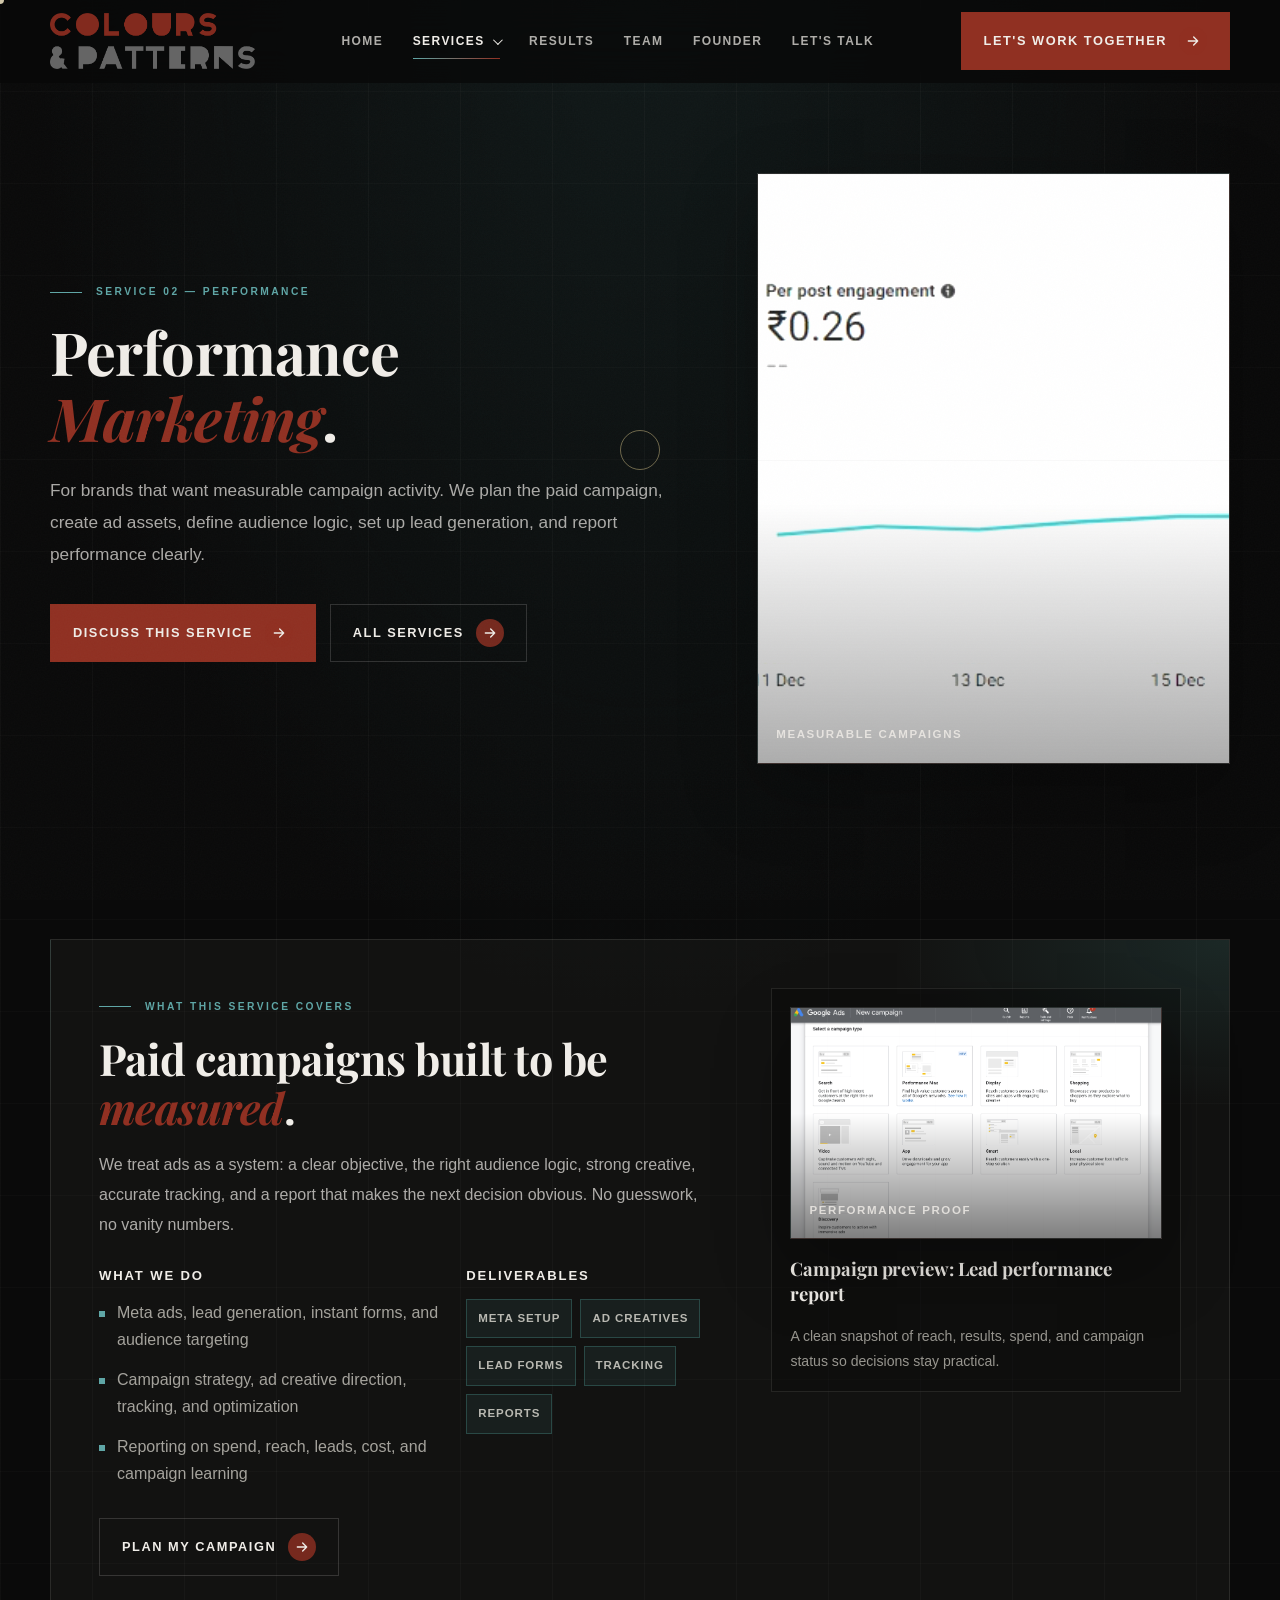
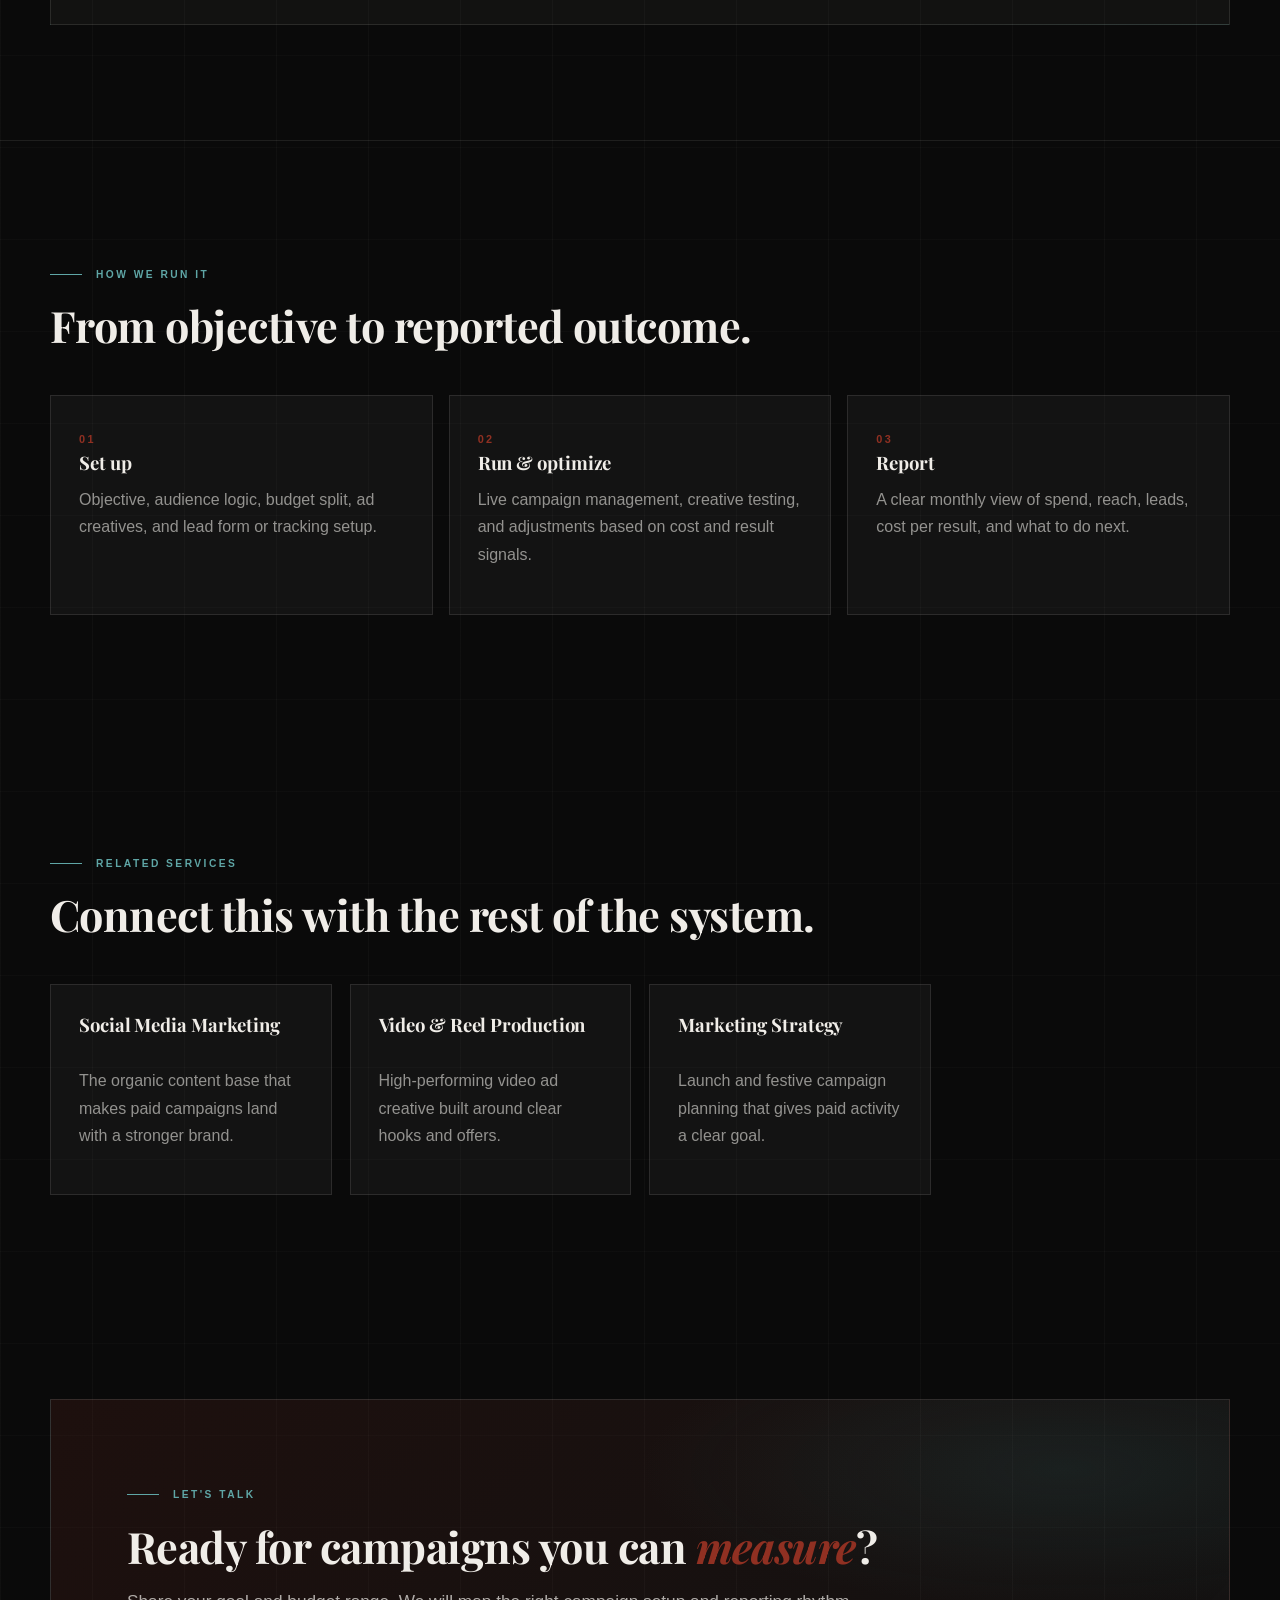
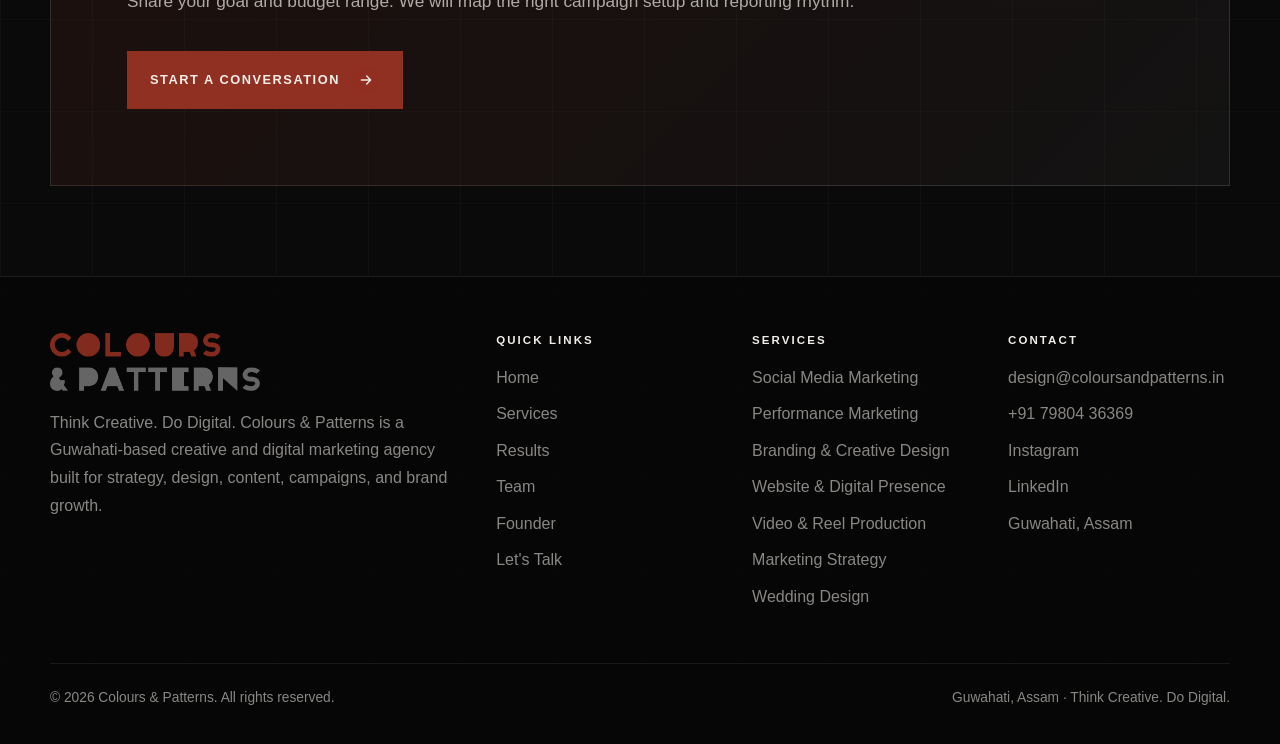
<file: performance-marketing.html>
<!DOCTYPE html>
<html lang="en">
<head>
  <meta charset="UTF-8">
  <meta name="viewport" content="width=device-width, initial-scale=1.0">
  <title>Performance Marketing | Colours & Patterns</title>
  <meta name="description" content="Performance marketing by Colours & Patterns — Meta ads, lead generation, audience targeting, campaign creatives, tracking, and clear monthly reporting.">
  <meta name="theme-color" content="#0a0a0a">
  <link rel="preload" as="image" href="website/logo.png">
  <link rel="preconnect" href="https://fonts.googleapis.com">
  <link rel="preconnect" href="https://fonts.gstatic.com" crossorigin>
  <link href="https://fonts.googleapis.com/css2?family=Playfair+Display:ital,wght@0,500;0,600;0,700;0,800;0,900;1,400;1,500;1,700&display=swap" rel="stylesheet">
  <link rel="stylesheet" href="site-assets/styles.css">
  <noscript><style>.site-loader{display:none}</style></noscript>
</head>
<body data-page="services">
  <div class="scroll-progress" data-scroll-progress aria-hidden="true"></div>
  <a class="skip-link" href="#main">Skip to content</a>
  <div class="site-loader" data-site-loader role="status" aria-live="polite" aria-label="Loading Colours & Patterns">
    <div class="loader-inner">
      <img class="loader-logo" src="website/logo.png" alt="Colours & Patterns">
      <div class="loader-line" aria-hidden="true"><span class="loader-line-fill"></span></div>
      <div class="loader-foot">
        <span class="loader-count"><span data-loader-count>0</span><i>%</i></span>
        <span class="loader-tag">Think Creative. Do Digital.</span>
      </div>
    </div>
  </div>
  <div class="cursor-dot" aria-hidden="true"></div>
  <div class="cursor-ring" aria-hidden="true"></div>

  <header class="site-header" data-header>
    <div class="nav-wrap">
      <a class="brand" href="index.html" aria-label="Colours & Patterns home">
        <img class="brand-logo" src="website/logo.png" alt="Colours & Patterns">
      </a>
      <nav class="nav-links" aria-label="Primary navigation">
        <a href="index.html">Home</a>
        <div class="nav-dropdown" data-services-dropdown>
          <button class="nav-dropdown-toggle is-active" type="button" aria-expanded="false" aria-controls="services-menu" data-services-toggle>
            <span>Services</span><span class="nav-chevron" aria-hidden="true"></span>
          </button>
          <div class="nav-dropdown-menu" id="services-menu" role="menu" aria-label="Service pages">
            <a href="services.html" role="menuitem">All Services</a>
            <a href="social-media-marketing.html" role="menuitem">Social Media Marketing</a>
            <a class="is-active" href="performance-marketing.html" role="menuitem">Performance Marketing</a>
            <a href="branding-and-creative-design.html" role="menuitem">Branding &amp; Creative Design</a>
            <a href="website-and-digital-presence.html" role="menuitem">Website &amp; Digital Presence</a>
            <a href="video-and-reel-production.html" role="menuitem">Video &amp; Reel Production</a>
            <a href="marketing-strategy.html" role="menuitem">Marketing Strategy</a>
            <a href="wedding-design.html" role="menuitem">Wedding Design</a>
          </div>
        </div>
        <a href="results.html">Results</a>
        <a href="team.html">Team</a>
        <a href="founder.html">Founder</a>
        <a href="lets-talk.html">Let's Talk</a>
      </nav>
      <div class="nav-actions">
        <a class="btn nav-cta primary" href="lets-talk.html"><span>Let's Work Together</span><span class="btn-icon" aria-hidden="true"><svg viewBox="0 0 24 24"><path d="M5 12h14M13 6l6 6-6 6" fill="none" stroke="currentColor" stroke-width="2" stroke-linecap="round" stroke-linejoin="round"/></svg></span></a>
        <button class="menu-toggle" type="button" aria-label="Open menu" aria-expanded="false" data-menu-toggle>
          <span></span><span></span><span></span>
        </button>
      </div>
    </div>
  </header>

  <main id="main">
    <section class="hero compact-hero" aria-labelledby="page-title">
      <div class="container hero-grid">
        <div class="reveal">
          <p class="eyebrow">Service 02 — Performance</p>
          <h1 id="page-title">Performance <em>Marketing</em>.</h1>
          <p class="lead">For brands that want measurable campaign activity. We plan the paid campaign, create ad assets, define audience logic, set up lead generation, and report performance clearly.</p>
          <div class="hero-actions">
            <a class="btn primary" href="lets-talk.html"><span>Discuss This Service</span><span class="btn-icon" aria-hidden="true"><svg viewBox="0 0 24 24"><path d="M5 12h14M13 6l6 6-6 6" fill="none" stroke="currentColor" stroke-width="2" stroke-linecap="round" stroke-linejoin="round"/></svg></span></a>
            <a class="btn secondary" href="services.html"><span>All Services</span><span class="btn-icon" aria-hidden="true"><svg viewBox="0 0 24 24"><path d="M5 12h14M13 6l6 6-6 6" fill="none" stroke="currentColor" stroke-width="2" stroke-linecap="round" stroke-linejoin="round"/></svg></span></a>
          </div>
        </div>
        <div class="reveal">
          <figure class="image-frame hero-visual">
            <img src="site-assets/pdf-images/pdf-jpeg-027.jpg" alt="Performance marketing campaign report preview" loading="eager">
            <figcaption>Measurable Campaigns</figcaption>
          </figure>
        </div>
      </div>
    </section>

    <section class="section service-stack" aria-labelledby="detail-title">
      <div class="container">
        <article class="service-detail reveal">
          <div class="service-detail-grid">
            <div class="service-copy">
              <p class="section-kicker">What this service covers</p>
              <h2 id="detail-title">Paid campaigns built to be <em>measured</em>.</h2>
              <p>We treat ads as a system: a clear objective, the right audience logic, strong creative, accurate tracking, and a report that makes the next decision obvious. No guesswork, no vanity numbers.</p>
              <div class="service-columns">
                <div><h3>What we do</h3><ul class="deliverable-list"><li>Meta ads, lead generation, instant forms, and audience targeting</li><li>Campaign strategy, ad creative direction, tracking, and optimization</li><li>Reporting on spend, reach, leads, cost, and campaign learning</li></ul></div>
                <div><h3>Deliverables</h3><ul class="pill-list"><li>Meta setup</li><li>Ad creatives</li><li>Lead forms</li><li>Tracking</li><li>Reports</li></ul></div>
              </div>
              <a class="btn secondary" href="lets-talk.html"><span>Plan My Campaign</span><span class="btn-icon" aria-hidden="true"><svg viewBox="0 0 24 24"><path d="M5 12h14M13 6l6 6-6 6" fill="none" stroke="currentColor" stroke-width="2" stroke-linecap="round" stroke-linejoin="round"/></svg></span></a>
            </div>
            <aside class="case-preview">
              <figure class="image-frame ratio-wide"><img src="site-assets/pdf-images/pdf-jpeg-029.jpg" alt="Performance marketing campaign setup preview" loading="lazy"><figcaption>Performance Proof</figcaption></figure>
              <h3>Campaign preview: Lead performance report</h3>
              <p>A clean snapshot of reach, results, spend, and campaign status so decisions stay practical.</p>
            </aside>
          </div>
        </article>
      </div>
    </section>

    <section class="section section-divider" aria-labelledby="approach-title">
      <div class="container">
        <div class="section-head reveal">
          <p class="section-kicker">How we run it</p>
          <h2 class="section-title" id="approach-title">From objective to reported outcome.</h2>
        </div>
        <div class="step-grid">
          <article class="process-card reveal"><span class="number">01</span><h3>Set up</h3><p>Objective, audience logic, budget split, ad creatives, and lead form or tracking setup.</p></article>
          <article class="process-card reveal"><span class="number">02</span><h3>Run &amp; optimize</h3><p>Live campaign management, creative testing, and adjustments based on cost and result signals.</p></article>
          <article class="process-card reveal"><span class="number">03</span><h3>Report</h3><p>A clear monthly view of spend, reach, leads, cost per result, and what to do next.</p></article>
        </div>
      </div>
    </section>

    <section class="section" aria-labelledby="related-title">
      <div class="container">
        <div class="section-head reveal">
          <p class="section-kicker">Related services</p>
          <h2 class="section-title" id="related-title">Connect this with the rest of the system.</h2>
        </div>
        <div class="link-grid">
          <a class="link-card reveal" href="social-media-marketing.html"><h3>Social Media Marketing</h3><p>The organic content base that makes paid campaigns land with a stronger brand.</p></a>
          <a class="link-card reveal" href="video-and-reel-production.html"><h3>Video &amp; Reel Production</h3><p>High-performing video ad creative built around clear hooks and offers.</p></a>
          <a class="link-card reveal" href="marketing-strategy.html"><h3>Marketing Strategy</h3><p>Launch and festive campaign planning that gives paid activity a clear goal.</p></a>
        </div>
      </div>
    </section>

    <section class="section tight">
      <div class="container">
        <div class="cta-band reveal">
          <p class="section-kicker">Let's talk</p>
          <h2>Ready for campaigns you can <em>measure</em>?</h2>
          <p class="section-lede">Share your goal and budget range. We will map the right campaign setup and reporting rhythm.</p>
          <div class="cta-actions"><a class="btn primary" href="lets-talk.html"><span>Start a Conversation</span><span class="btn-icon" aria-hidden="true"><svg viewBox="0 0 24 24"><path d="M5 12h14M13 6l6 6-6 6" fill="none" stroke="currentColor" stroke-width="2" stroke-linecap="round" stroke-linejoin="round"/></svg></span></a></div>
        </div>
      </div>
    </section>
  </main>

  <footer class="site-footer">
    <div class="container">
      <div class="footer-grid">
        <div>
          <img class="footer-logo" src="website/logo.png" alt="Colours & Patterns">
          <p>Think Creative. Do Digital. Colours & Patterns is a Guwahati-based creative and digital marketing agency built for strategy, design, content, campaigns, and brand growth.</p>
        </div>
        <div>
          <h3>Quick links</h3>
          <a href="index.html">Home</a>
          <a href="services.html">Services</a>
          <a href="results.html">Results</a>
          <a href="team.html">Team</a>
          <a href="founder.html">Founder</a>
          <a href="lets-talk.html">Let's Talk</a>
        </div>
        <div>
          <h3>Services</h3>
          <a href="social-media-marketing.html">Social Media Marketing</a>
          <a href="performance-marketing.html">Performance Marketing</a>
          <a href="branding-and-creative-design.html">Branding &amp; Creative Design</a>
          <a href="website-and-digital-presence.html">Website &amp; Digital Presence</a>
          <a href="video-and-reel-production.html">Video &amp; Reel Production</a>
          <a href="marketing-strategy.html">Marketing Strategy</a>
          <a href="wedding-design.html">Wedding Design</a>
        </div>
        <div>
          <h3>Contact</h3>
          <a href="mailto:design@coloursandpatterns.in">design@coloursandpatterns.in</a>
          <a href="tel:+917980436369">+91 79804 36369</a>
          <a href="https://www.instagram.com/coloursandpatterns_/" target="_blank" rel="noopener">Instagram</a>
          <a href="https://www.linkedin.com/company/coloursandpatternsghy/" target="_blank" rel="noopener">LinkedIn</a>
          <p>Guwahati, Assam</p>
        </div>
      </div>
      <div class="footer-bottom">
        <span>&copy; <span data-year></span> Colours & Patterns. All rights reserved.</span>
        <span>Guwahati, Assam &middot; Think Creative. Do Digital.</span>
      </div>
    </div>
  </footer>
  <script src="site-assets/app.js"></script>
</body>
</html>
</file>
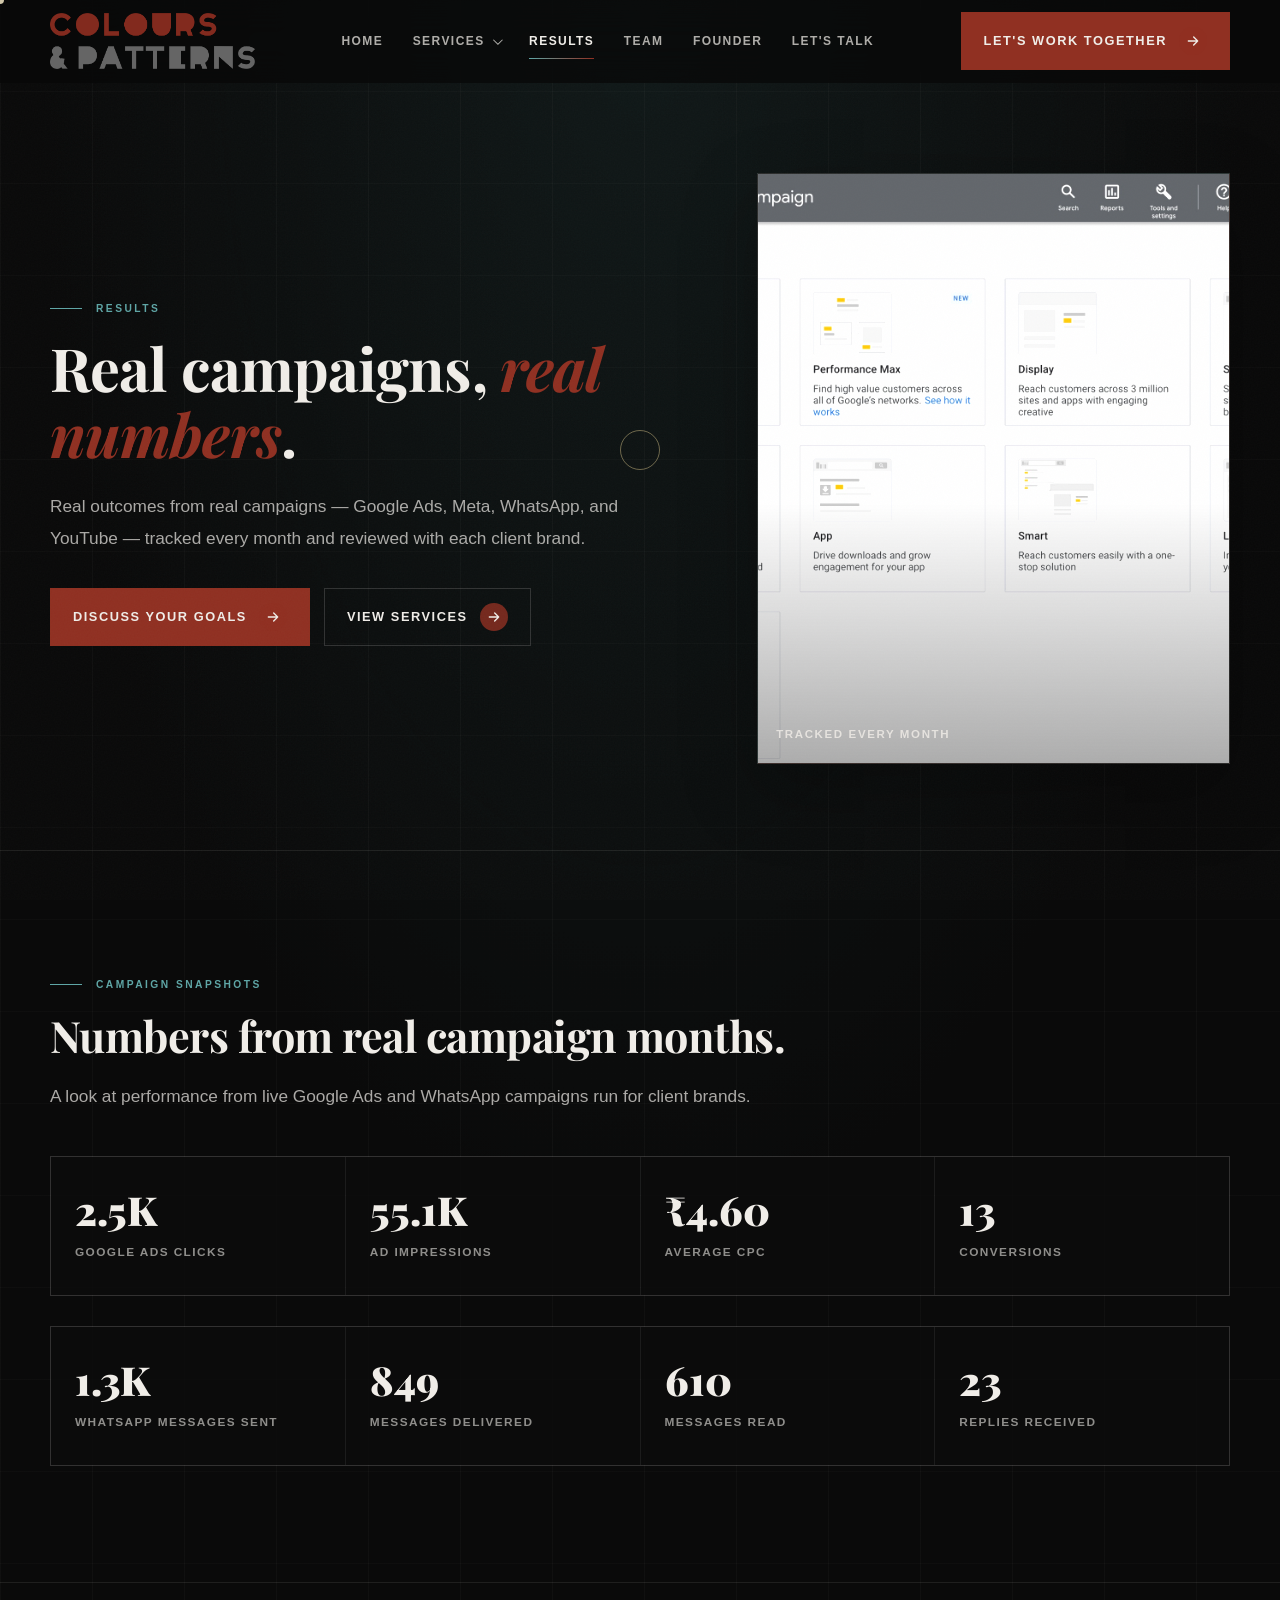
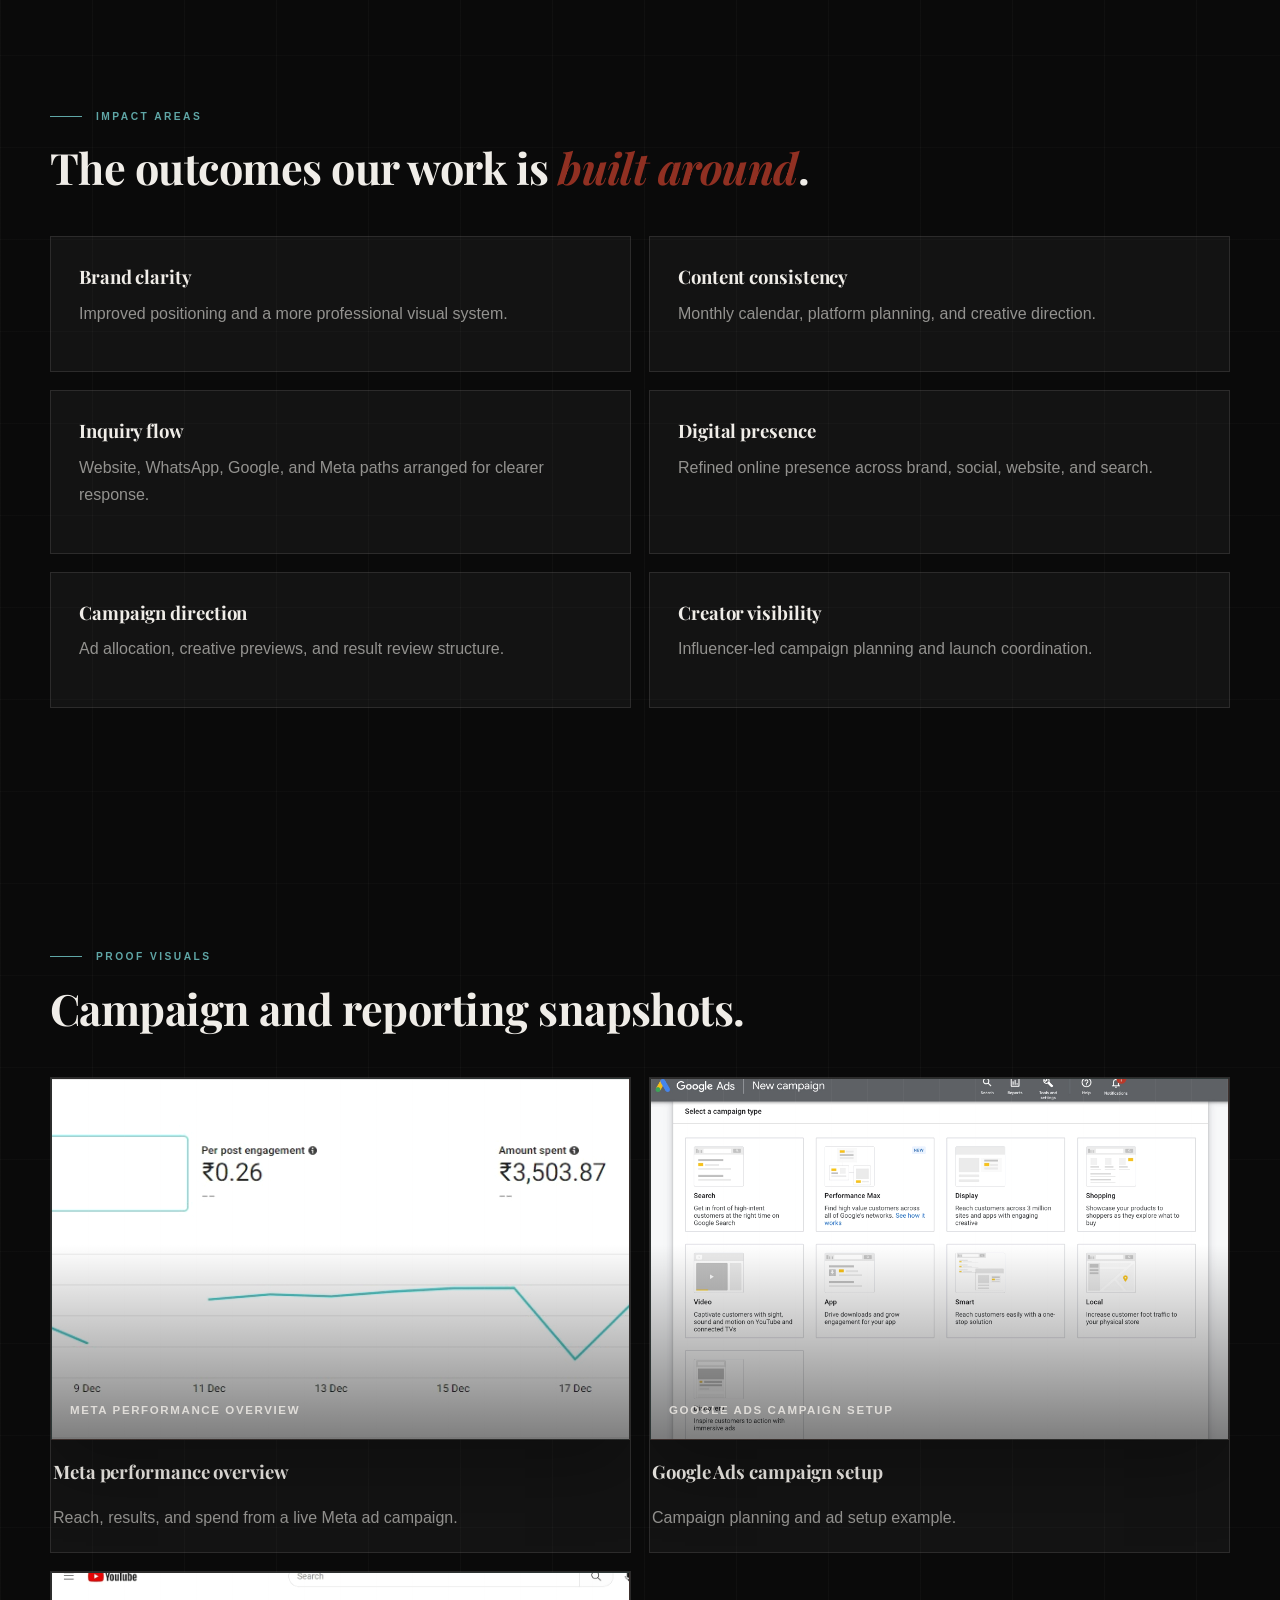
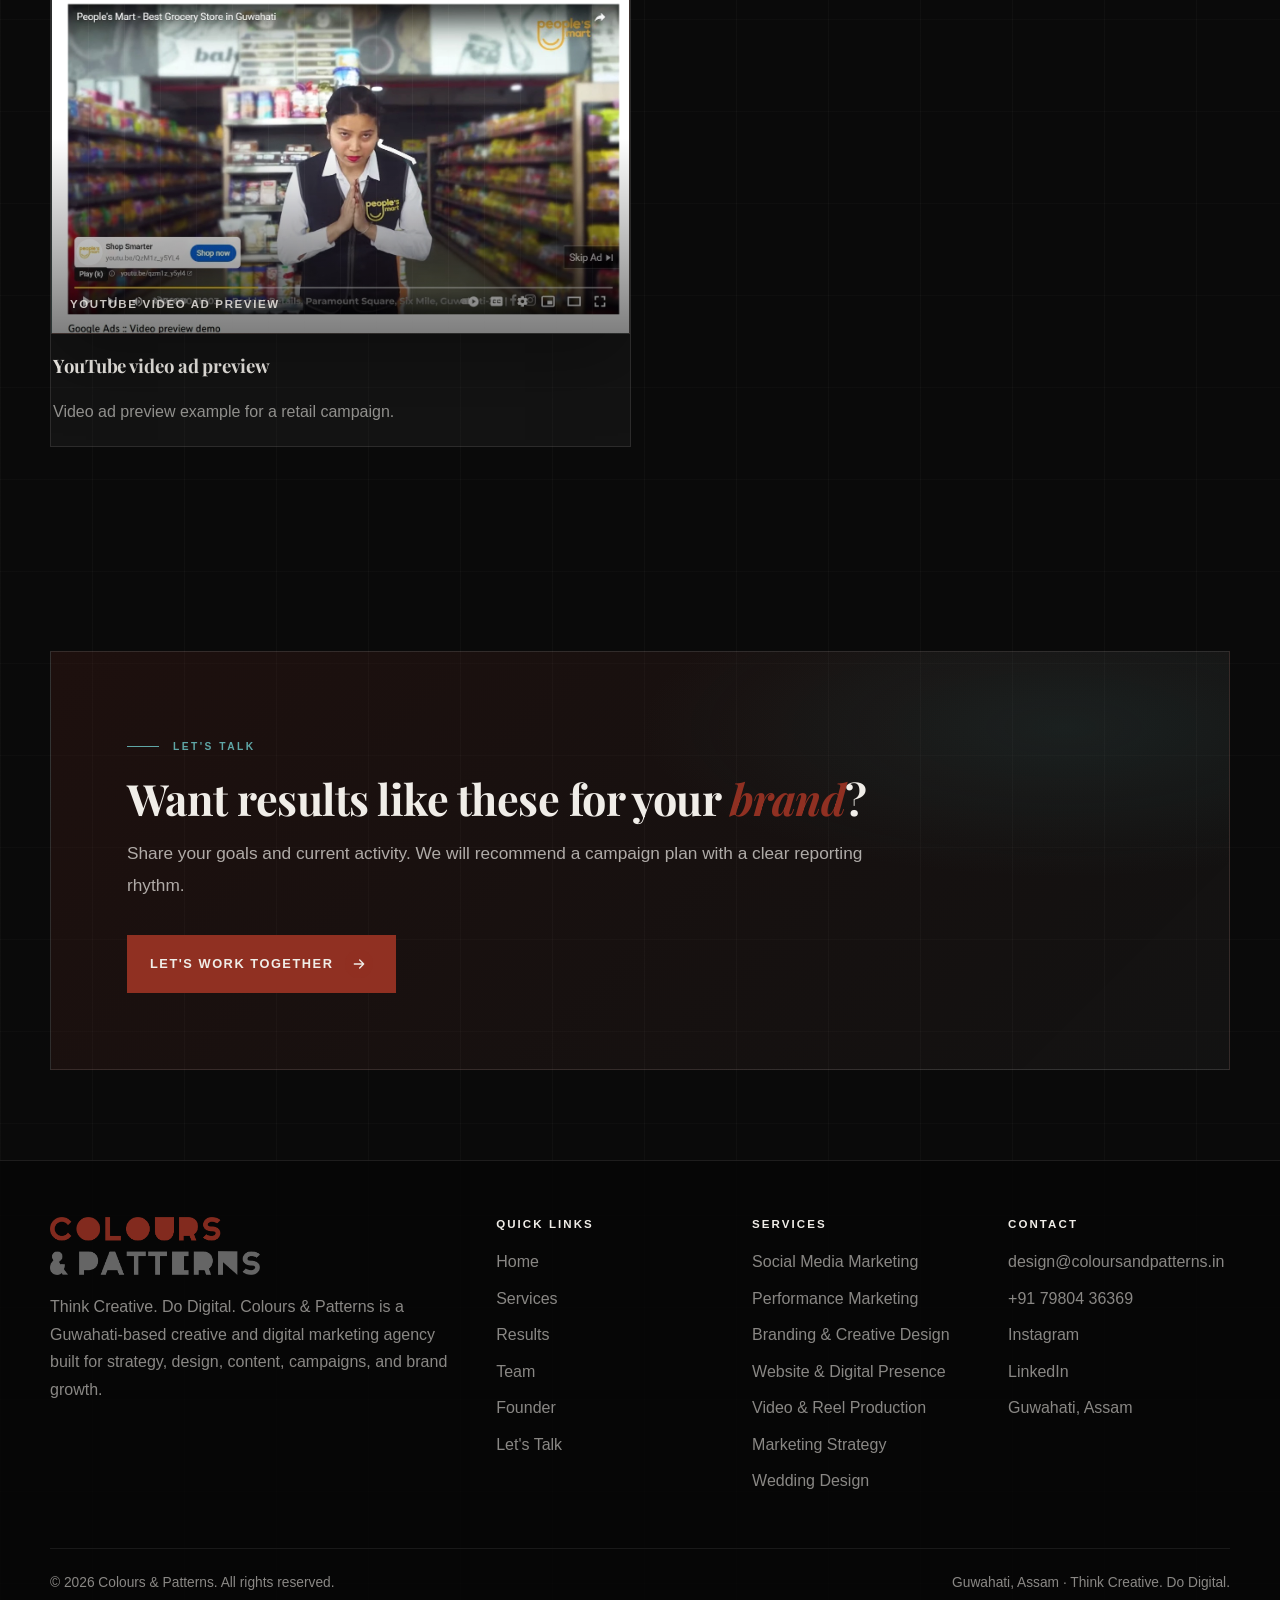
<file: results.html>
<!DOCTYPE html>
<html lang="en">
<head>
  <meta charset="UTF-8">
  <meta name="viewport" content="width=device-width, initial-scale=1.0">
  <title>Results | Colours & Patterns</title>
  <meta name="description" content="Campaign results and impact areas from Colours & Patterns, a Guwahati digital marketing agency.">
  <meta name="theme-color" content="#0a0a0a">
  <link rel="preload" as="image" href="website/logo.png">
  <link rel="preconnect" href="https://fonts.googleapis.com">
  <link rel="preconnect" href="https://fonts.gstatic.com" crossorigin>
  <link href="https://fonts.googleapis.com/css2?family=Playfair+Display:ital,wght@0,500;0,600;0,700;0,800;0,900;1,400;1,500;1,700&display=swap" rel="stylesheet">
  <link rel="stylesheet" href="site-assets/styles.css">
  <noscript><style>.site-loader{display:none}</style></noscript>
</head>
<body data-page="results">
  <div class="scroll-progress" data-scroll-progress aria-hidden="true"></div>
  <a class="skip-link" href="#main">Skip to content</a>
  <div class="site-loader" data-site-loader role="status" aria-live="polite" aria-label="Loading Colours & Patterns">
    <div class="loader-inner">
      <img class="loader-logo" src="website/logo.png" alt="Colours & Patterns">
      <div class="loader-line" aria-hidden="true"><span class="loader-line-fill"></span></div>
      <div class="loader-foot">
        <span class="loader-count"><span data-loader-count>0</span><i>%</i></span>
        <span class="loader-tag">Think Creative. Do Digital.</span>
      </div>
    </div>
  </div>
  <div class="cursor-dot" aria-hidden="true"></div>
  <div class="cursor-ring" aria-hidden="true"></div>

  <header class="site-header" data-header>
    <div class="nav-wrap">
      <a class="brand" href="index.html" aria-label="Colours & Patterns home">
        <img class="brand-logo" src="website/logo.png" alt="Colours & Patterns">
      </a>
      <nav class="nav-links" aria-label="Primary navigation">
        <a href="index.html">Home</a>
        <div class="nav-dropdown" data-services-dropdown>
          <button class="nav-dropdown-toggle" type="button" aria-expanded="false" aria-controls="services-menu" data-services-toggle>
            <span>Services</span><span class="nav-chevron" aria-hidden="true"></span>
          </button>
          <div class="nav-dropdown-menu" id="services-menu" role="menu" aria-label="Service pages">
            <a href="services.html" role="menuitem">All Services</a>
            <a href="social-media-marketing.html" role="menuitem">Social Media Marketing</a>
            <a href="performance-marketing.html" role="menuitem">Performance Marketing</a>
            <a href="branding-and-creative-design.html" role="menuitem">Branding &amp; Creative Design</a>
            <a href="website-and-digital-presence.html" role="menuitem">Website &amp; Digital Presence</a>
            <a href="video-and-reel-production.html" role="menuitem">Video &amp; Reel Production</a>
            <a href="marketing-strategy.html" role="menuitem">Marketing Strategy</a>
            <a href="wedding-design.html" role="menuitem">Wedding Design</a>
          </div>
        </div>
        <a class="is-active" href="results.html">Results</a>
        <a href="team.html">Team</a>
        <a href="founder.html">Founder</a>
        <a href="lets-talk.html">Let's Talk</a>
      </nav>
      <div class="nav-actions">
        <a class="btn nav-cta primary" href="lets-talk.html"><span>Let's Work Together</span><span class="btn-icon" aria-hidden="true"><svg viewBox="0 0 24 24"><path d="M5 12h14M13 6l6 6-6 6" fill="none" stroke="currentColor" stroke-width="2" stroke-linecap="round" stroke-linejoin="round"/></svg></span></a>
        <button class="menu-toggle" type="button" aria-label="Open menu" aria-expanded="false" data-menu-toggle>
          <span></span><span></span><span></span>
        </button>
      </div>
    </div>
  </header>

  <main id="main">
    <section class="hero compact-hero" aria-labelledby="page-title">
      <div class="container hero-grid">
        <div class="reveal">
          <p class="eyebrow">Results</p>
          <h1 id="page-title">Real campaigns, <em>real numbers</em>.</h1>
          <p class="lead">Real outcomes from real campaigns — Google Ads, Meta, WhatsApp, and YouTube — tracked every month and reviewed with each client brand.</p>
          <div class="hero-actions">
            <a class="btn primary" href="lets-talk.html"><span>Discuss Your Goals</span><span class="btn-icon" aria-hidden="true"><svg viewBox="0 0 24 24"><path d="M5 12h14M13 6l6 6-6 6" fill="none" stroke="currentColor" stroke-width="2" stroke-linecap="round" stroke-linejoin="round"/></svg></span></a>
            <a class="btn secondary" href="services.html"><span>View Services</span><span class="btn-icon" aria-hidden="true"><svg viewBox="0 0 24 24"><path d="M5 12h14M13 6l6 6-6 6" fill="none" stroke="currentColor" stroke-width="2" stroke-linecap="round" stroke-linejoin="round"/></svg></span></a>
          </div>
        </div>
        <div class="reveal">
          <figure class="image-frame hero-visual">
            <img src="site-assets/pdf-images/pdf-jpeg-029.jpg" alt="Campaign results overview from Colours and Patterns" loading="eager">
            <figcaption>Tracked Every Month</figcaption>
          </figure>
        </div>
      </div>
    </section>

    <section class="section section-divider">
      <div class="container">
        <div class="section-head reveal">
          <p class="section-kicker">Campaign snapshots</p>
          <h2 class="section-title">Numbers from real campaign months.</h2>
          <p class="section-lede">A look at performance from live Google Ads and WhatsApp campaigns run for client brands.</p>
        </div>
        <div class="metric-grid reveal">
          <div class="metric"><strong>2.5K</strong><span>Google Ads clicks</span></div>
          <div class="metric"><strong>55.1K</strong><span>Ad impressions</span></div>
          <div class="metric"><strong>&#8377;4.60</strong><span>Average CPC</span></div>
          <div class="metric"><strong>13</strong><span>Conversions</span></div>
        </div>
        <div class="metric-grid reveal">
          <div class="metric"><strong>1.3K</strong><span>WhatsApp messages sent</span></div>
          <div class="metric"><strong>849</strong><span>Messages delivered</span></div>
          <div class="metric"><strong>610</strong><span>Messages read</span></div>
          <div class="metric"><strong>23</strong><span>Replies received</span></div>
        </div>
      </div>
    </section>

    <section class="section section-divider">
      <div class="container">
        <div class="section-head reveal">
          <p class="section-kicker">Impact areas</p>
          <h2 class="section-title">The outcomes our work is <em>built around</em>.</h2>
        </div>
        <div class="results-grid">
          <article class="result-card reveal"><h3>Brand clarity</h3><p>Improved positioning and a more professional visual system.</p></article>
          <article class="result-card reveal"><h3>Content consistency</h3><p>Monthly calendar, platform planning, and creative direction.</p></article>
          <article class="result-card reveal"><h3>Inquiry flow</h3><p>Website, WhatsApp, Google, and Meta paths arranged for clearer response.</p></article>
          <article class="result-card reveal"><h3>Digital presence</h3><p>Refined online presence across brand, social, website, and search.</p></article>
          <article class="result-card reveal"><h3>Campaign direction</h3><p>Ad allocation, creative previews, and result review structure.</p></article>
          <article class="result-card reveal"><h3>Creator visibility</h3><p>Influencer-led campaign planning and launch coordination.</p></article>
        </div>
      </div>
    </section>

    <section class="section">
      <div class="container">
        <div class="section-head reveal">
          <p class="section-kicker">Proof visuals</p>
          <h2 class="section-title">Campaign and reporting snapshots.</h2>
        </div>
        <div class="work-grid">
          <article class="work-card reveal">
            <figure class="image-frame ratio-wide">
              <img src="site-assets/pdf-images/pdf-jpeg-027.jpg" alt="Performance overview screenshot from the Colours and Patterns company profile" loading="lazy">
              <figcaption>Meta performance overview</figcaption>
            </figure>
            <div class="work-copy"><h3>Meta performance overview</h3><p>Reach, results, and spend from a live Meta ad campaign.</p></div>
          </article>
          <article class="work-card reveal">
            <figure class="image-frame ratio-wide">
              <img src="site-assets/pdf-images/pdf-jpeg-029.jpg" alt="Google Ads campaign setup screenshot from the Colours and Patterns profile" loading="lazy">
              <figcaption>Google Ads campaign setup</figcaption>
            </figure>
            <div class="work-copy"><h3>Google Ads campaign setup</h3><p>Campaign planning and ad setup example.</p></div>
          </article>
          <article class="work-card reveal">
            <figure class="image-frame ratio-wide">
              <img src="site-assets/pdf-images/pdf-jpeg-035.jpg" alt="YouTube Google Ads video preview shown in the company profile" loading="lazy">
              <figcaption>YouTube video ad preview</figcaption>
            </figure>
            <div class="work-copy"><h3>YouTube video ad preview</h3><p>Video ad preview example for a retail campaign.</p></div>
          </article>
        </div>
      </div>
    </section>

    <section class="section tight">
      <div class="container">
        <div class="cta-band reveal">
          <p class="section-kicker">Let's talk</p>
          <h2>Want results like these for your <em>brand</em>?</h2>
          <p class="section-lede">Share your goals and current activity. We will recommend a campaign plan with a clear reporting rhythm.</p>
          <div class="cta-actions"><a class="btn primary" href="lets-talk.html"><span>Let's Work Together</span><span class="btn-icon" aria-hidden="true"><svg viewBox="0 0 24 24"><path d="M5 12h14M13 6l6 6-6 6" fill="none" stroke="currentColor" stroke-width="2" stroke-linecap="round" stroke-linejoin="round"/></svg></span></a></div>
        </div>
      </div>
    </section>
  </main>

  <footer class="site-footer">
    <div class="container">
      <div class="footer-grid">
        <div>
          <img class="footer-logo" src="website/logo.png" alt="Colours & Patterns">
          <p>Think Creative. Do Digital. Colours & Patterns is a Guwahati-based creative and digital marketing agency built for strategy, design, content, campaigns, and brand growth.</p>
        </div>
        <div>
          <h3>Quick links</h3>
          <a href="index.html">Home</a>
          <a href="services.html">Services</a>
          <a href="results.html">Results</a>
          <a href="team.html">Team</a>
          <a href="founder.html">Founder</a>
          <a href="lets-talk.html">Let's Talk</a>
        </div>
        <div>
          <h3>Services</h3>
          <a href="social-media-marketing.html">Social Media Marketing</a>
          <a href="performance-marketing.html">Performance Marketing</a>
          <a href="branding-and-creative-design.html">Branding &amp; Creative Design</a>
          <a href="website-and-digital-presence.html">Website &amp; Digital Presence</a>
          <a href="video-and-reel-production.html">Video &amp; Reel Production</a>
          <a href="marketing-strategy.html">Marketing Strategy</a>
          <a href="wedding-design.html">Wedding Design</a>
        </div>
        <div>
          <h3>Contact</h3>
          <a href="mailto:design@coloursandpatterns.in">design@coloursandpatterns.in</a>
          <a href="tel:+917980436369">+91 79804 36369</a>
          <a href="https://www.instagram.com/coloursandpatterns_/" target="_blank" rel="noopener">Instagram</a>
          <a href="https://www.linkedin.com/company/coloursandpatternsghy/" target="_blank" rel="noopener">LinkedIn</a>
          <p>Guwahati, Assam</p>
        </div>
      </div>
      <div class="footer-bottom">
        <span>&copy; <span data-year></span> Colours & Patterns. All rights reserved.</span>
        <span>Guwahati, Assam &middot; Think Creative. Do Digital.</span>
      </div>
    </div>
  </footer>
  <script src="site-assets/app.js"></script>
</body>
</html>
</file>
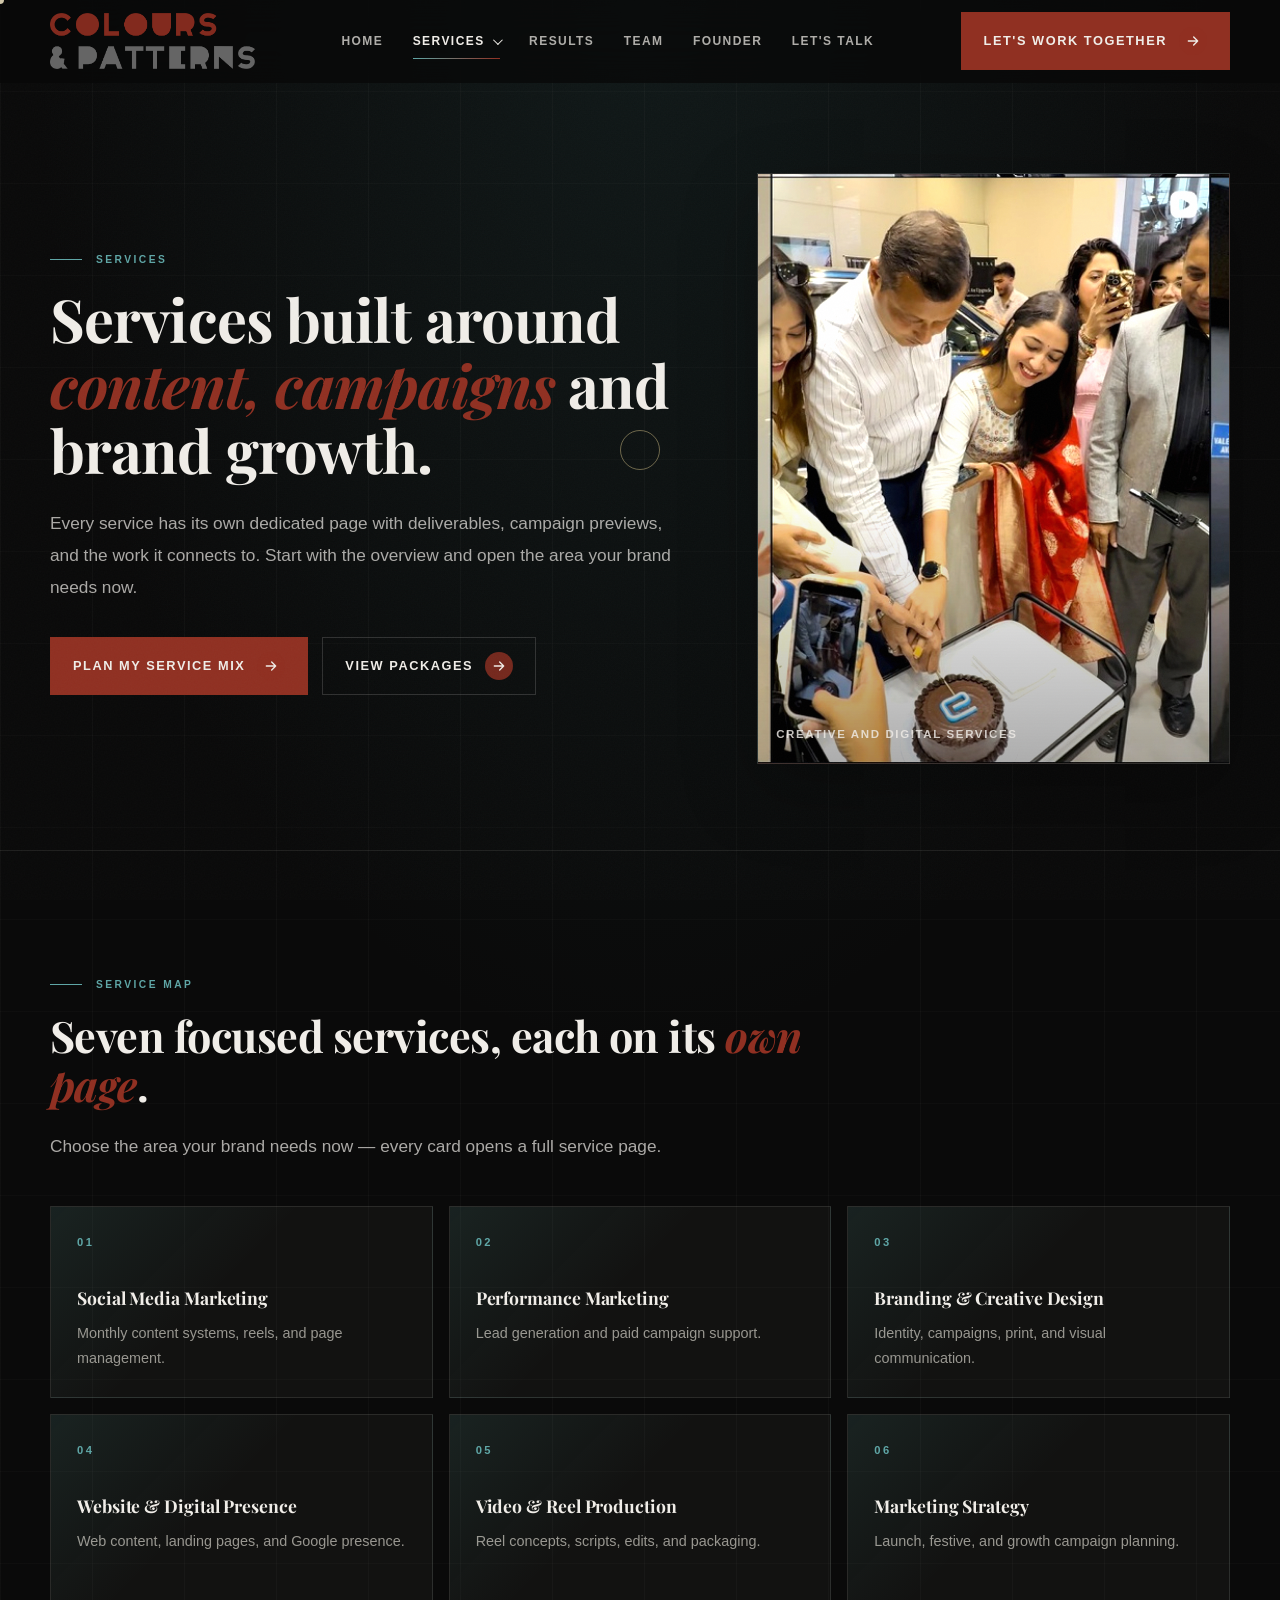
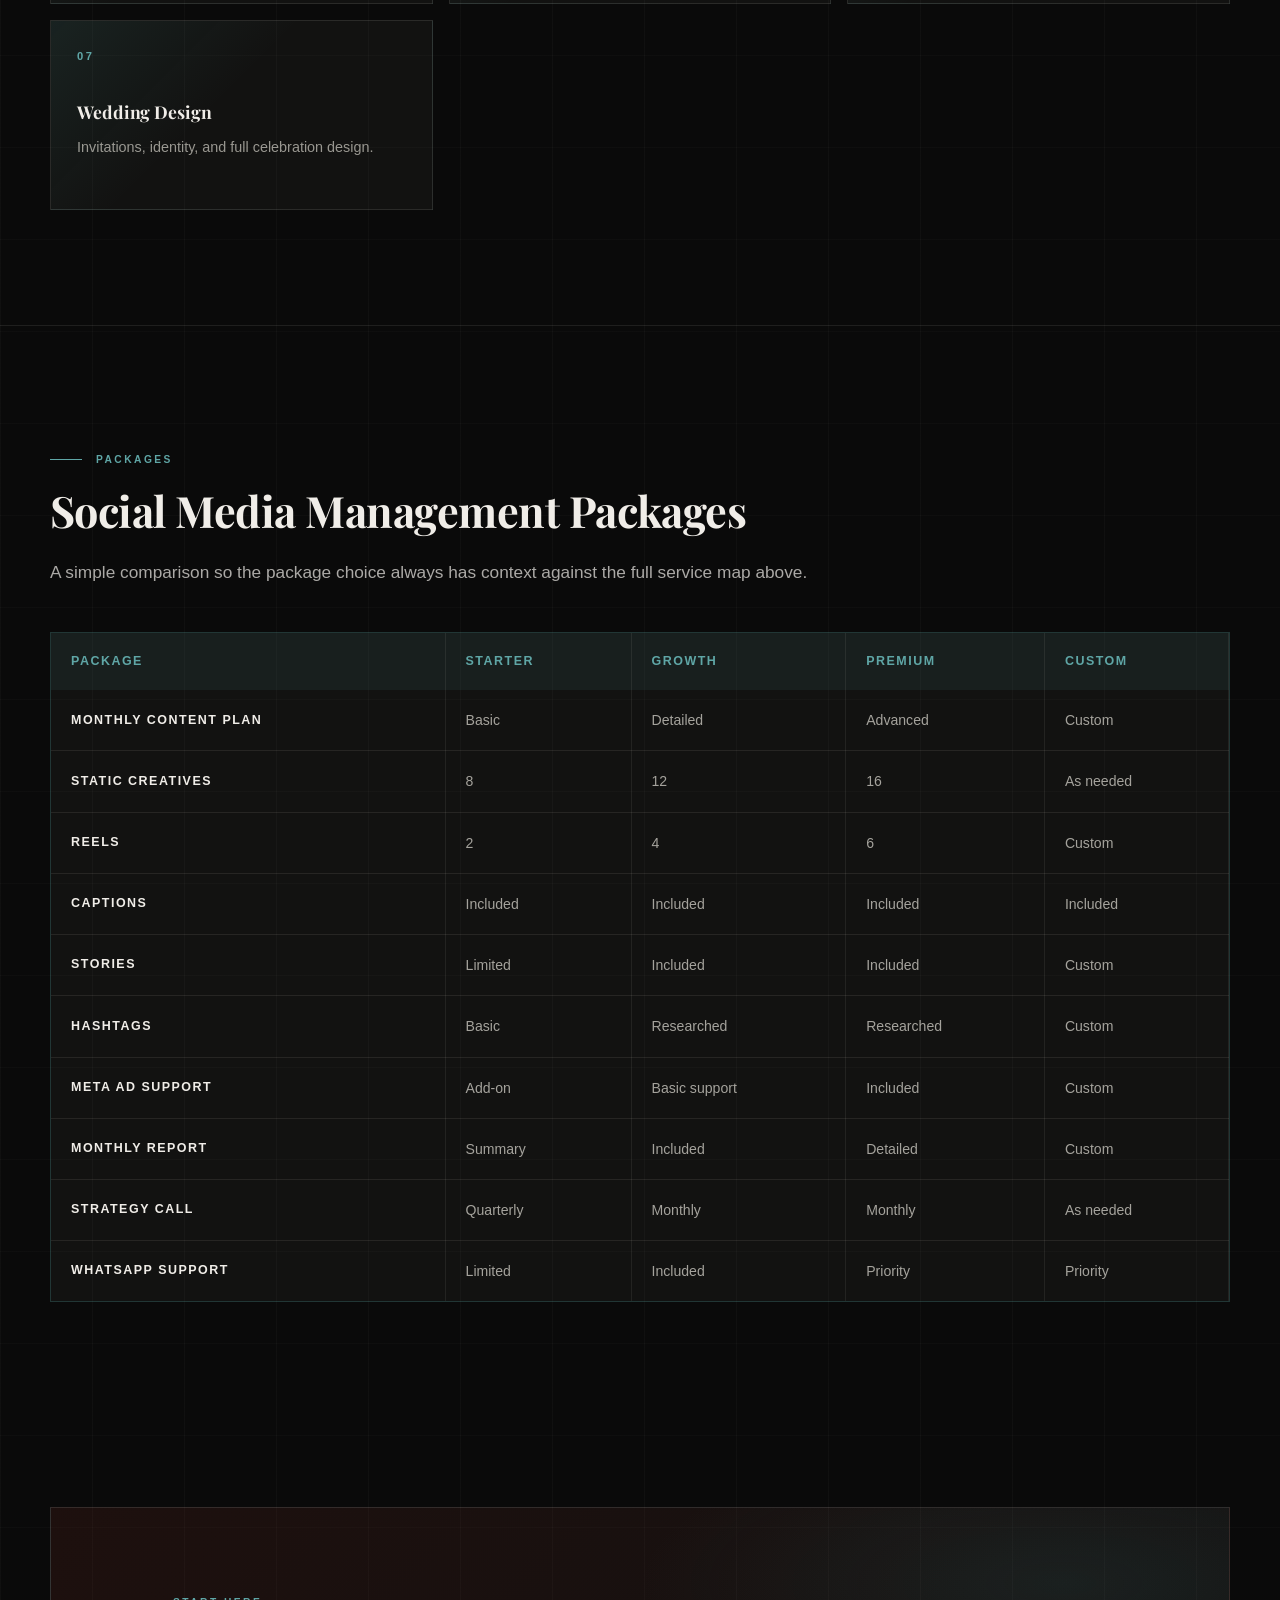
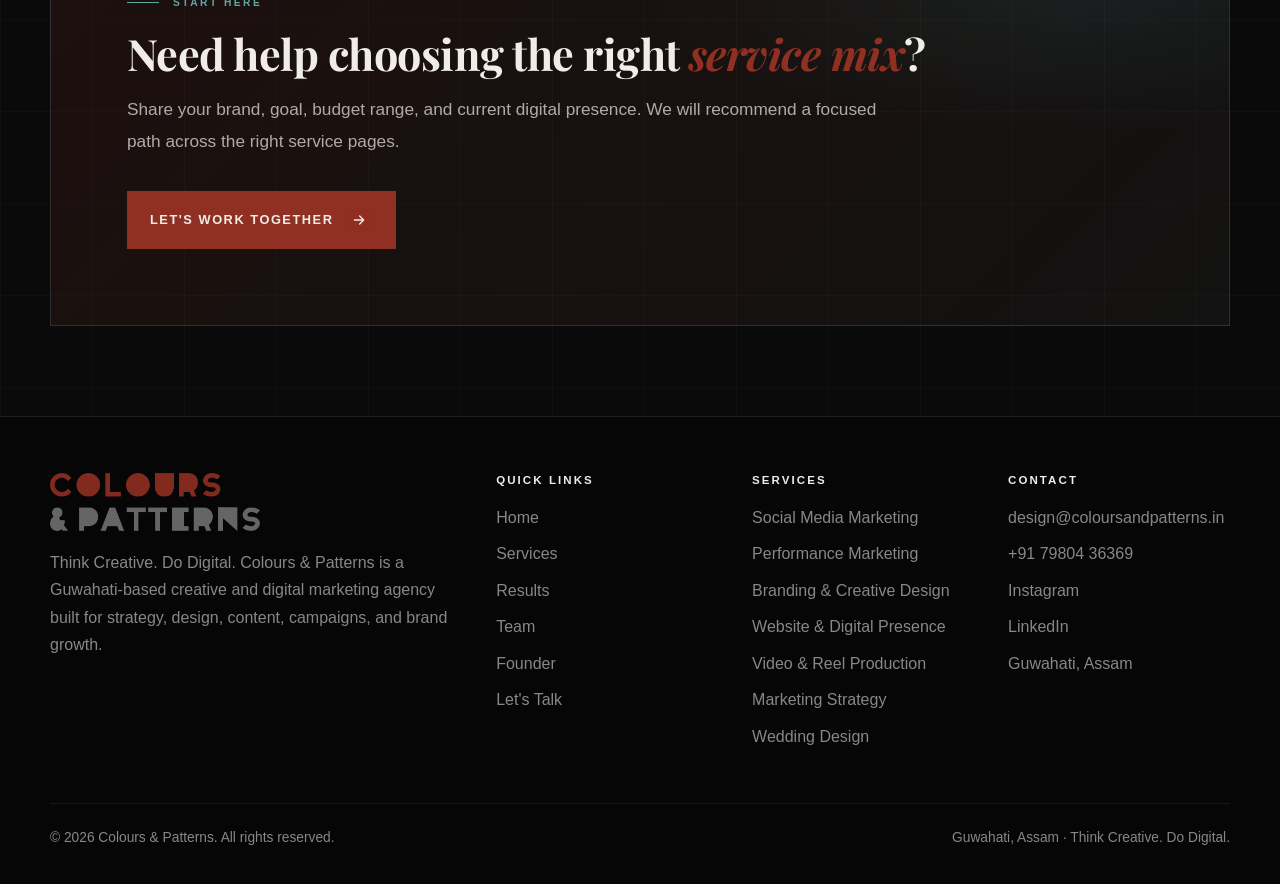
<file: services.html>
<!DOCTYPE html>
<html lang="en">
<head>
  <meta charset="UTF-8">
  <meta name="viewport" content="width=device-width, initial-scale=1.0">
  <title>Services | Colours & Patterns</title>
  <meta name="description" content="Explore the Colours & Patterns service system: social media marketing, performance marketing, branding, website presence, video production, marketing strategy, and wedding design.">
  <meta name="theme-color" content="#0a0a0a">
  <link rel="preload" as="image" href="website/logo.png">
  <link rel="preconnect" href="https://fonts.googleapis.com">
  <link rel="preconnect" href="https://fonts.gstatic.com" crossorigin>
  <link href="https://fonts.googleapis.com/css2?family=Playfair+Display:ital,wght@0,500;0,600;0,700;0,800;0,900;1,400;1,500;1,700&display=swap" rel="stylesheet">
  <link rel="stylesheet" href="site-assets/styles.css">
  <noscript><style>.site-loader{display:none}</style></noscript>
</head>
<body data-page="services">
  <div class="scroll-progress" data-scroll-progress aria-hidden="true"></div>
  <a class="skip-link" href="#main">Skip to content</a>
  <div class="site-loader" data-site-loader role="status" aria-live="polite" aria-label="Loading Colours & Patterns">
    <div class="loader-inner">
      <img class="loader-logo" src="website/logo.png" alt="Colours & Patterns">
      <div class="loader-line" aria-hidden="true"><span class="loader-line-fill"></span></div>
      <div class="loader-foot">
        <span class="loader-count"><span data-loader-count>0</span><i>%</i></span>
        <span class="loader-tag">Think Creative. Do Digital.</span>
      </div>
    </div>
  </div>
  <div class="cursor-dot" aria-hidden="true"></div>
  <div class="cursor-ring" aria-hidden="true"></div>

  <header class="site-header" data-header>
    <div class="nav-wrap">
      <a class="brand" href="index.html" aria-label="Colours & Patterns home">
        <img class="brand-logo" src="website/logo.png" alt="Colours & Patterns">
      </a>
      <nav class="nav-links" aria-label="Primary navigation">
        <a href="index.html">Home</a>
        <div class="nav-dropdown" data-services-dropdown>
          <button class="nav-dropdown-toggle is-active" type="button" aria-expanded="false" aria-controls="services-menu" data-services-toggle>
            <span>Services</span><span class="nav-chevron" aria-hidden="true"></span>
          </button>
          <div class="nav-dropdown-menu" id="services-menu" role="menu" aria-label="Service pages">
            <a class="is-active" href="services.html" role="menuitem">All Services</a>
            <a href="social-media-marketing.html" role="menuitem">Social Media Marketing</a>
            <a href="performance-marketing.html" role="menuitem">Performance Marketing</a>
            <a href="branding-and-creative-design.html" role="menuitem">Branding &amp; Creative Design</a>
            <a href="website-and-digital-presence.html" role="menuitem">Website &amp; Digital Presence</a>
            <a href="video-and-reel-production.html" role="menuitem">Video &amp; Reel Production</a>
            <a href="marketing-strategy.html" role="menuitem">Marketing Strategy</a>
            <a href="wedding-design.html" role="menuitem">Wedding Design</a>
          </div>
        </div>
        <a href="results.html">Results</a>
        <a href="team.html">Team</a>
        <a href="founder.html">Founder</a>
        <a href="lets-talk.html">Let's Talk</a>
      </nav>
      <div class="nav-actions">
        <a class="btn nav-cta primary" href="lets-talk.html"><span>Let's Work Together</span><span class="btn-icon" aria-hidden="true"><svg viewBox="0 0 24 24"><path d="M5 12h14M13 6l6 6-6 6" fill="none" stroke="currentColor" stroke-width="2" stroke-linecap="round" stroke-linejoin="round"/></svg></span></a>
        <button class="menu-toggle" type="button" aria-label="Open menu" aria-expanded="false" data-menu-toggle>
          <span></span><span></span><span></span>
        </button>
      </div>
    </div>
  </header>

  <main id="main">
    <section class="hero compact-hero" aria-labelledby="page-title">
      <div class="container hero-grid">
        <div class="reveal">
          <p class="eyebrow">Services</p>
          <h1 id="page-title">Services built around <em>content, campaigns</em> and brand growth.</h1>
          <p class="lead">Every service has its own dedicated page with deliverables, campaign previews, and the work it connects to. Start with the overview and open the area your brand needs now.</p>
          <div class="hero-actions">
            <a class="btn primary" href="lets-talk.html"><span>Plan My Service Mix</span><span class="btn-icon" aria-hidden="true"><svg viewBox="0 0 24 24"><path d="M5 12h14M13 6l6 6-6 6" fill="none" stroke="currentColor" stroke-width="2" stroke-linecap="round" stroke-linejoin="round"/></svg></span></a>
            <a class="btn secondary" href="#packages"><span>View Packages</span><span class="btn-icon" aria-hidden="true"><svg viewBox="0 0 24 24"><path d="M5 12h14M13 6l6 6-6 6" fill="none" stroke="currentColor" stroke-width="2" stroke-linecap="round" stroke-linejoin="round"/></svg></span></a>
          </div>
        </div>
        <div class="reveal">
          <figure class="image-frame hero-visual">
            <img src="site-assets/pdf-images/pdf-jpeg-050.jpg" alt="Colours and Patterns creator-led campaign work" loading="eager">
            <figcaption>Creative and Digital Services</figcaption>
          </figure>
        </div>
      </div>
    </section>

    <section class="section section-divider" aria-labelledby="service-map-title">
      <div class="container">
        <div class="section-head reveal">
          <p class="section-kicker">Service map</p>
          <h2 class="section-title" id="service-map-title">Seven focused services, each on its <em>own page</em>.</h2>
          <p class="section-lede">Choose the area your brand needs now — every card opens a full service page.</p>
        </div>
        <div class="overview-grid service-map">
          <a class="overview-card reveal" href="social-media-marketing.html"><span>01</span><h3>Social Media Marketing</h3><p>Monthly content systems, reels, and page management.</p></a>
          <a class="overview-card reveal" href="performance-marketing.html"><span>02</span><h3>Performance Marketing</h3><p>Lead generation and paid campaign support.</p></a>
          <a class="overview-card reveal" href="branding-and-creative-design.html"><span>03</span><h3>Branding &amp; Creative Design</h3><p>Identity, campaigns, print, and visual communication.</p></a>
          <a class="overview-card reveal" href="website-and-digital-presence.html"><span>04</span><h3>Website &amp; Digital Presence</h3><p>Web content, landing pages, and Google presence.</p></a>
          <a class="overview-card reveal" href="video-and-reel-production.html"><span>05</span><h3>Video &amp; Reel Production</h3><p>Reel concepts, scripts, edits, and packaging.</p></a>
          <a class="overview-card reveal" href="marketing-strategy.html"><span>06</span><h3>Marketing Strategy</h3><p>Launch, festive, and growth campaign planning.</p></a>
          <a class="overview-card reveal" href="wedding-design.html"><span>07</span><h3>Wedding Design</h3><p>Invitations, identity, and full celebration design.</p></a>
        </div>
      </div>
    </section>

    <section class="section section-divider" id="packages" aria-labelledby="packages-title">
      <div class="container">
        <div class="section-head reveal">
          <p class="section-kicker">Packages</p>
          <h2 class="section-title" id="packages-title">Social Media Management Packages</h2>
          <p class="section-lede">A simple comparison so the package choice always has context against the full service map above.</p>
        </div>
        <div class="package-table-wrap reveal">
          <table class="package-table">
            <thead>
              <tr>
                <th>Package</th>
                <th>Starter</th>
                <th>Growth</th>
                <th>Premium</th>
                <th>Custom</th>
              </tr>
            </thead>
            <tbody>
              <tr><th>Monthly content plan</th><td>Basic</td><td>Detailed</td><td>Advanced</td><td>Custom</td></tr>
              <tr><th>Static creatives</th><td>8</td><td>12</td><td>16</td><td>As needed</td></tr>
              <tr><th>Reels</th><td>2</td><td>4</td><td>6</td><td>Custom</td></tr>
              <tr><th>Captions</th><td>Included</td><td>Included</td><td>Included</td><td>Included</td></tr>
              <tr><th>Stories</th><td>Limited</td><td>Included</td><td>Included</td><td>Custom</td></tr>
              <tr><th>Hashtags</th><td>Basic</td><td>Researched</td><td>Researched</td><td>Custom</td></tr>
              <tr><th>Meta ad support</th><td>Add-on</td><td>Basic support</td><td>Included</td><td>Custom</td></tr>
              <tr><th>Monthly report</th><td>Summary</td><td>Included</td><td>Detailed</td><td>Custom</td></tr>
              <tr><th>Strategy call</th><td>Quarterly</td><td>Monthly</td><td>Monthly</td><td>As needed</td></tr>
              <tr><th>WhatsApp support</th><td>Limited</td><td>Included</td><td>Priority</td><td>Priority</td></tr>
            </tbody>
          </table>
        </div>
      </div>
    </section>

    <section class="section tight">
      <div class="container">
        <div class="cta-band reveal">
          <p class="section-kicker">Start here</p>
          <h2>Need help choosing the right <em>service mix</em>?</h2>
          <p class="section-lede">Share your brand, goal, budget range, and current digital presence. We will recommend a focused path across the right service pages.</p>
          <div class="cta-actions"><a class="btn primary" href="lets-talk.html"><span>Let's Work Together</span><span class="btn-icon" aria-hidden="true"><svg viewBox="0 0 24 24"><path d="M5 12h14M13 6l6 6-6 6" fill="none" stroke="currentColor" stroke-width="2" stroke-linecap="round" stroke-linejoin="round"/></svg></span></a></div>
        </div>
      </div>
    </section>
  </main>

  <footer class="site-footer">
    <div class="container">
      <div class="footer-grid">
        <div>
          <img class="footer-logo" src="website/logo.png" alt="Colours & Patterns">
          <p>Think Creative. Do Digital. Colours & Patterns is a Guwahati-based creative and digital marketing agency built for strategy, design, content, campaigns, and brand growth.</p>
        </div>
        <div>
          <h3>Quick links</h3>
          <a href="index.html">Home</a>
          <a href="services.html">Services</a>
          <a href="results.html">Results</a>
          <a href="team.html">Team</a>
          <a href="founder.html">Founder</a>
          <a href="lets-talk.html">Let's Talk</a>
        </div>
        <div>
          <h3>Services</h3>
          <a href="social-media-marketing.html">Social Media Marketing</a>
          <a href="performance-marketing.html">Performance Marketing</a>
          <a href="branding-and-creative-design.html">Branding &amp; Creative Design</a>
          <a href="website-and-digital-presence.html">Website &amp; Digital Presence</a>
          <a href="video-and-reel-production.html">Video &amp; Reel Production</a>
          <a href="marketing-strategy.html">Marketing Strategy</a>
          <a href="wedding-design.html">Wedding Design</a>
        </div>
        <div>
          <h3>Contact</h3>
          <a href="mailto:design@coloursandpatterns.in">design@coloursandpatterns.in</a>
          <a href="tel:+917980436369">+91 79804 36369</a>
          <a href="https://www.instagram.com/coloursandpatterns_/" target="_blank" rel="noopener">Instagram</a>
          <a href="https://www.linkedin.com/company/coloursandpatternsghy/" target="_blank" rel="noopener">LinkedIn</a>
          <p>Guwahati, Assam</p>
        </div>
      </div>
      <div class="footer-bottom">
        <span>&copy; <span data-year></span> Colours & Patterns. All rights reserved.</span>
        <span>Guwahati, Assam &middot; Think Creative. Do Digital.</span>
      </div>
    </div>
  </footer>
  <script src="site-assets/app.js"></script>
</body>
</html>
</file>
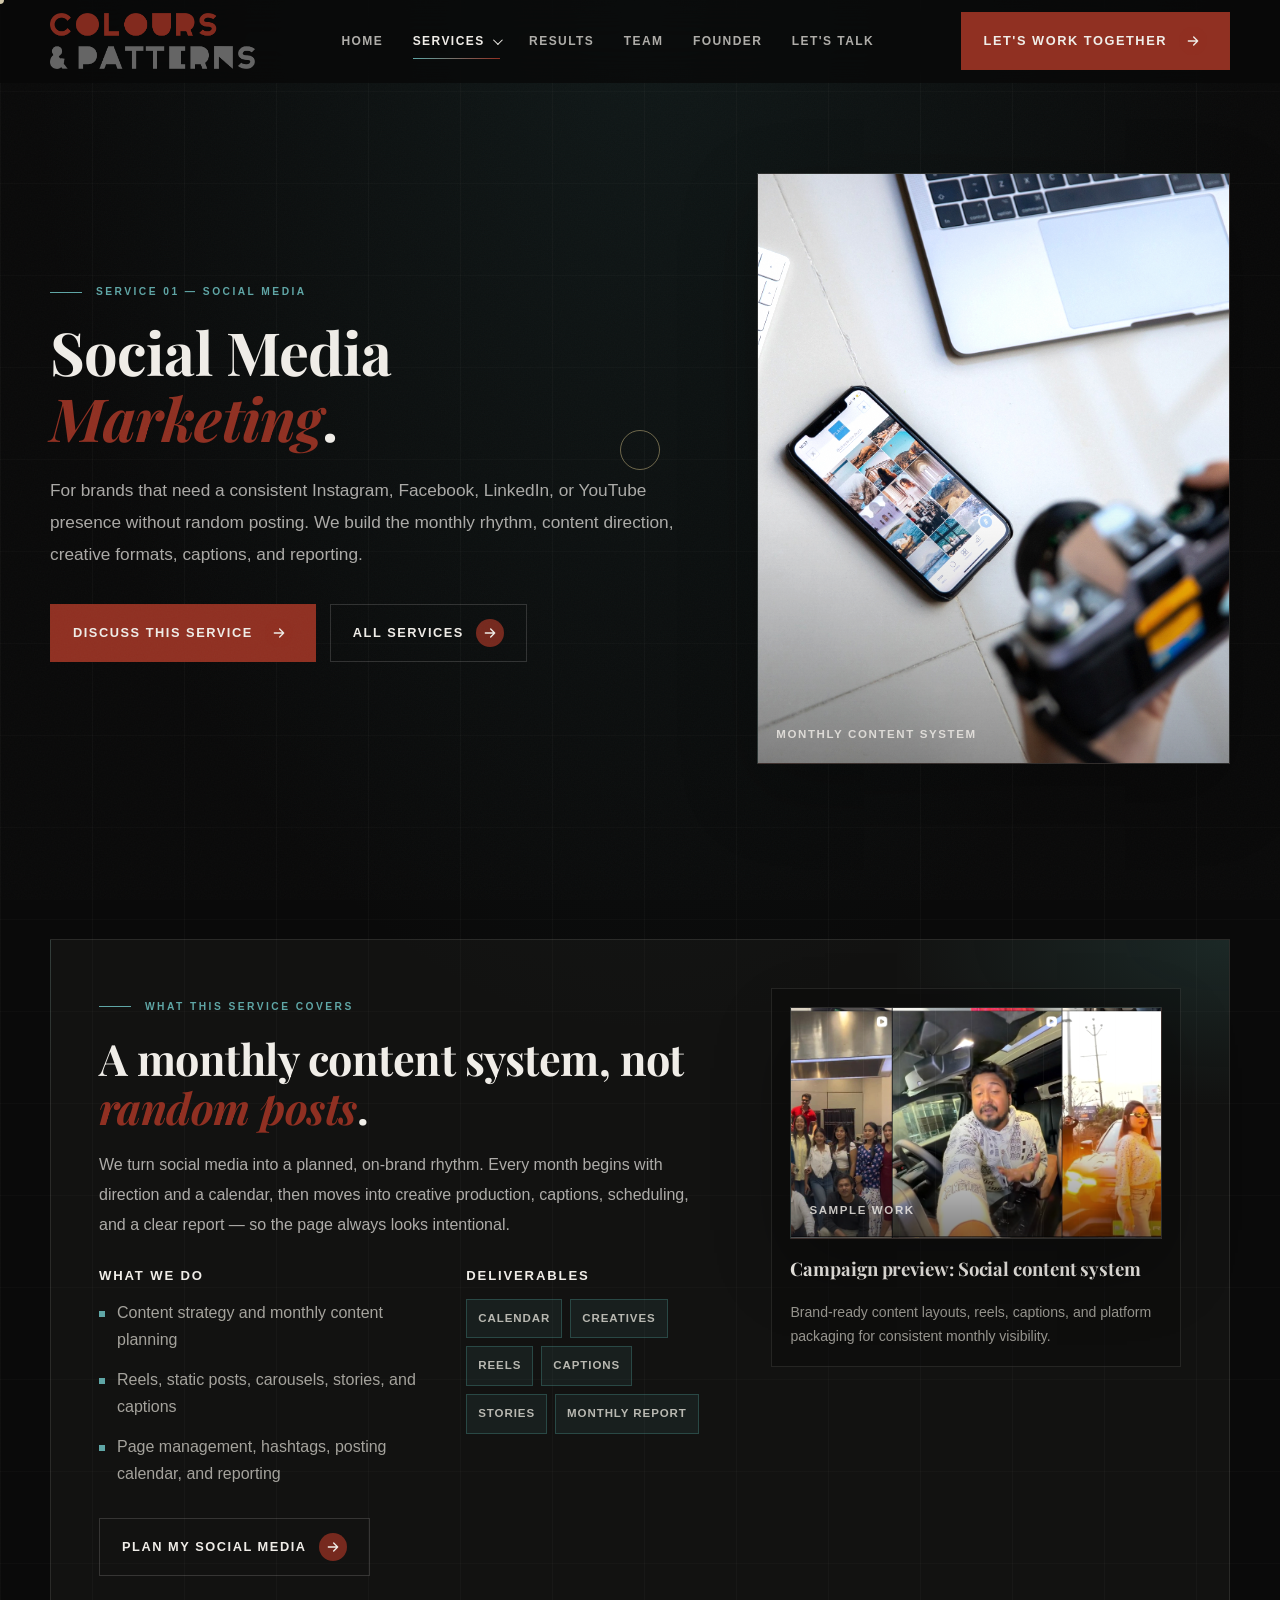
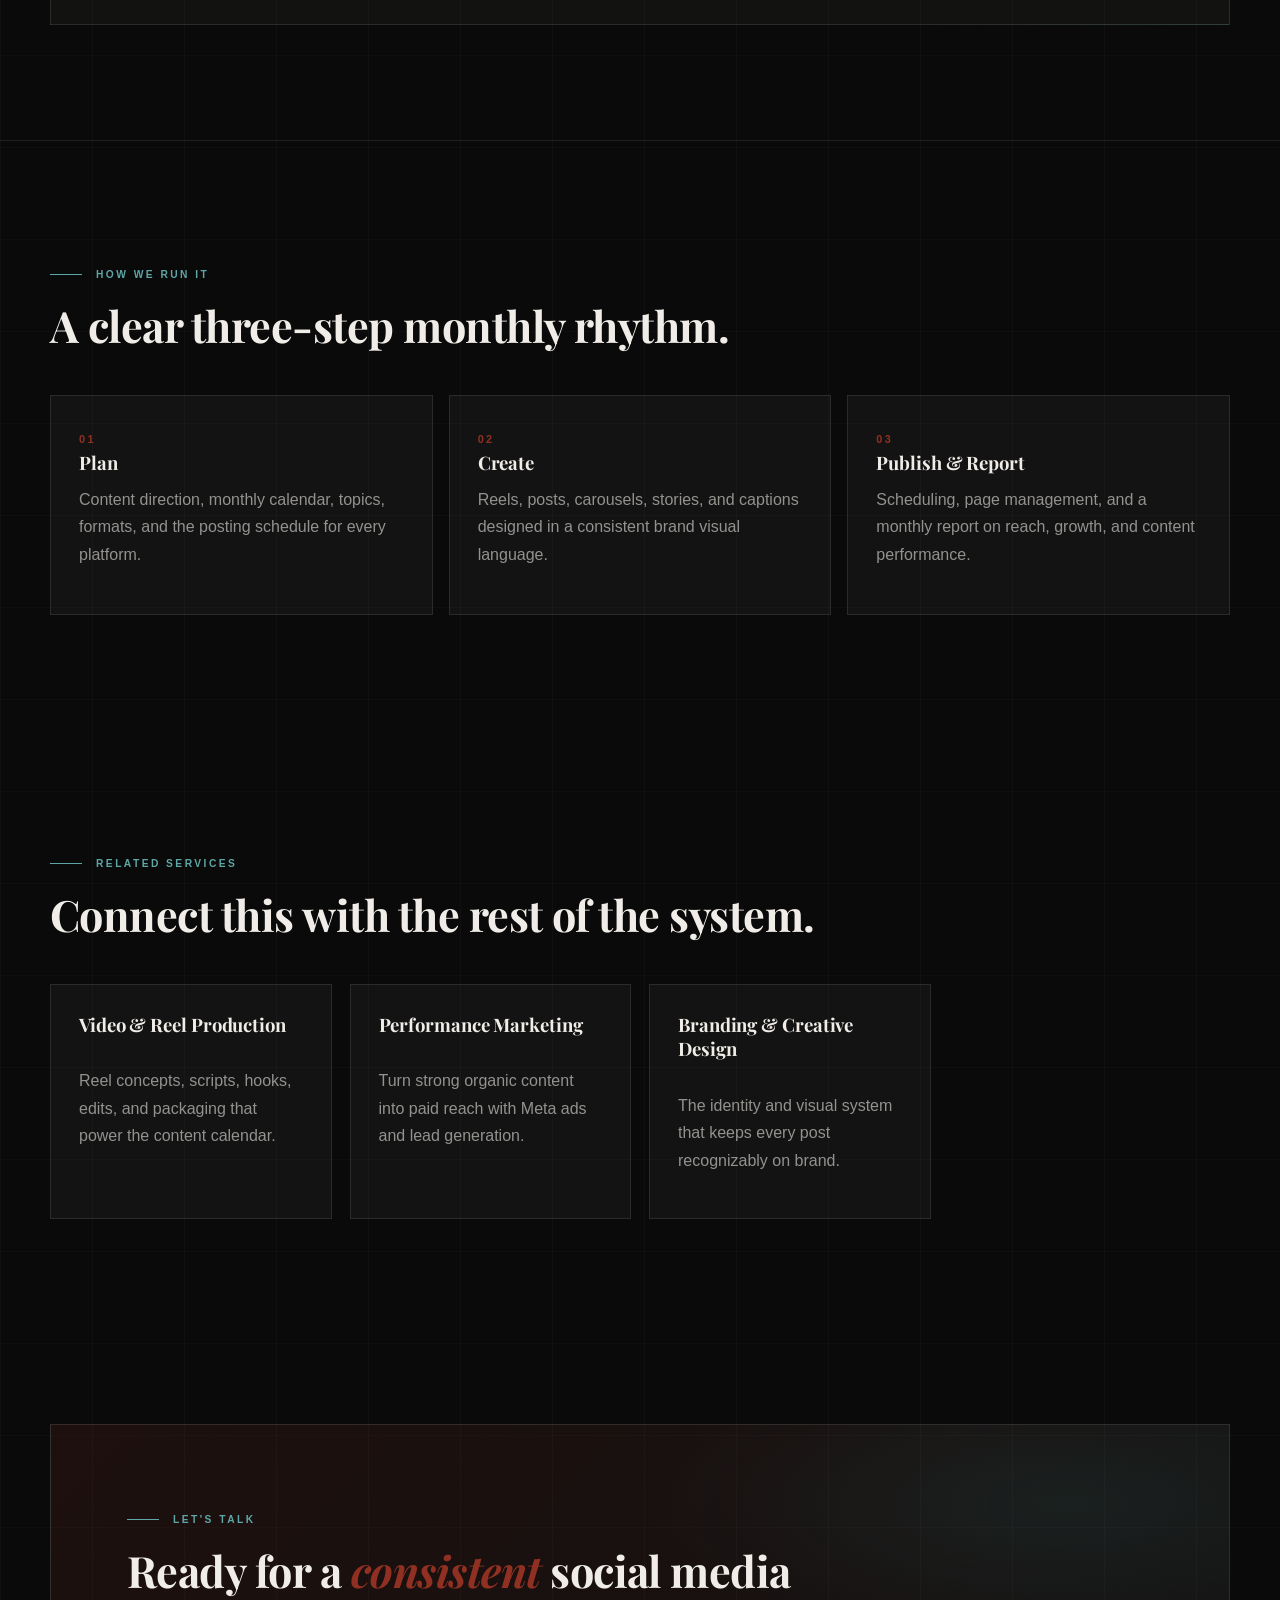
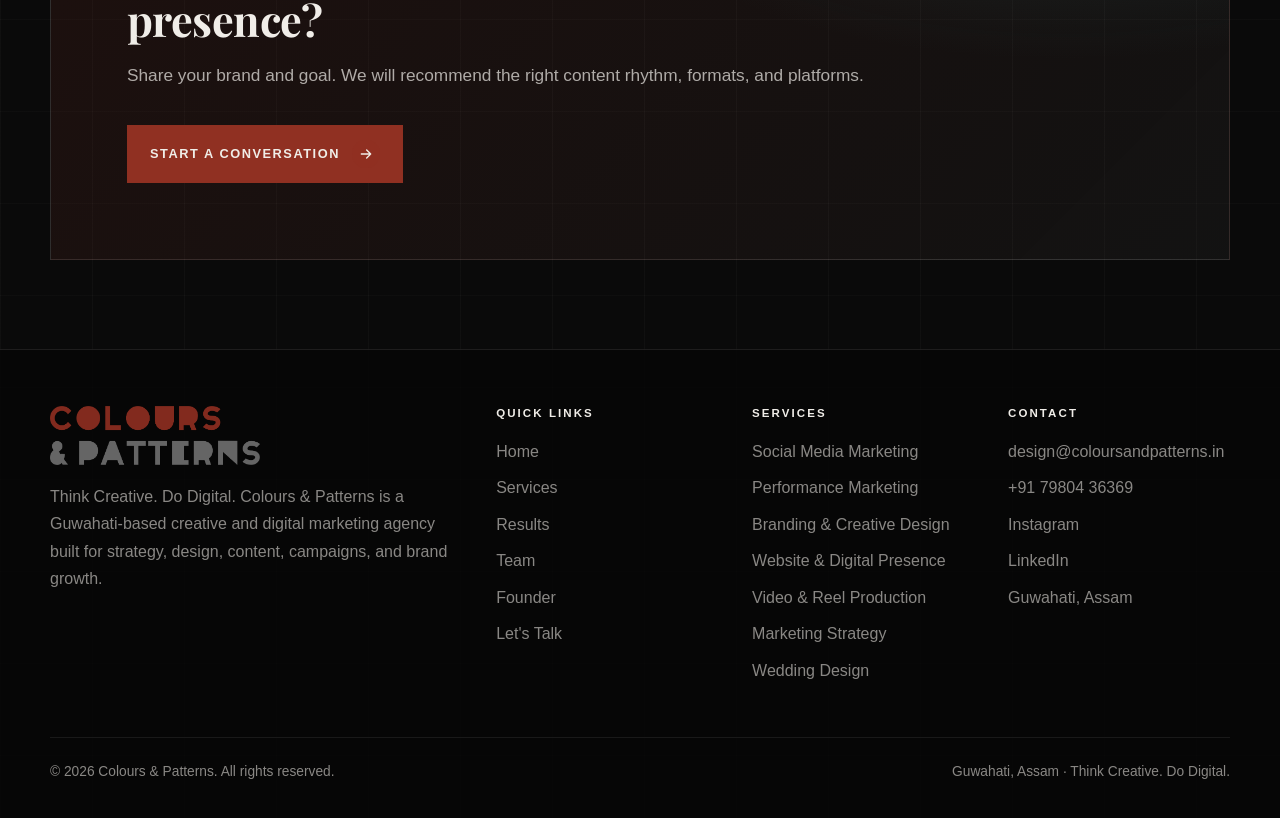
<file: social-media-marketing.html>
<!DOCTYPE html>
<html lang="en">
<head>
  <meta charset="UTF-8">
  <meta name="viewport" content="width=device-width, initial-scale=1.0">
  <title>Social Media Marketing | Colours & Patterns</title>
  <meta name="description" content="Social media marketing by Colours & Patterns — monthly content planning, reels, posts, stories, captions, page management, and reporting for Instagram, Facebook, LinkedIn, and YouTube.">
  <meta name="theme-color" content="#0a0a0a">
  <link rel="preload" as="image" href="website/logo.png">
  <link rel="preconnect" href="https://fonts.googleapis.com">
  <link rel="preconnect" href="https://fonts.gstatic.com" crossorigin>
  <link href="https://fonts.googleapis.com/css2?family=Playfair+Display:ital,wght@0,500;0,600;0,700;0,800;0,900;1,400;1,500;1,700&display=swap" rel="stylesheet">
  <link rel="stylesheet" href="site-assets/styles.css">
  <noscript><style>.site-loader{display:none}</style></noscript>
</head>
<body data-page="services">
  <div class="scroll-progress" data-scroll-progress aria-hidden="true"></div>
  <a class="skip-link" href="#main">Skip to content</a>
  <div class="site-loader" data-site-loader role="status" aria-live="polite" aria-label="Loading Colours & Patterns">
    <div class="loader-inner">
      <img class="loader-logo" src="website/logo.png" alt="Colours & Patterns">
      <div class="loader-line" aria-hidden="true"><span class="loader-line-fill"></span></div>
      <div class="loader-foot">
        <span class="loader-count"><span data-loader-count>0</span><i>%</i></span>
        <span class="loader-tag">Think Creative. Do Digital.</span>
      </div>
    </div>
  </div>
  <div class="cursor-dot" aria-hidden="true"></div>
  <div class="cursor-ring" aria-hidden="true"></div>

  <header class="site-header" data-header>
    <div class="nav-wrap">
      <a class="brand" href="index.html" aria-label="Colours & Patterns home">
        <img class="brand-logo" src="website/logo.png" alt="Colours & Patterns">
      </a>
      <nav class="nav-links" aria-label="Primary navigation">
        <a href="index.html">Home</a>
        <div class="nav-dropdown" data-services-dropdown>
          <button class="nav-dropdown-toggle is-active" type="button" aria-expanded="false" aria-controls="services-menu" data-services-toggle>
            <span>Services</span><span class="nav-chevron" aria-hidden="true"></span>
          </button>
          <div class="nav-dropdown-menu" id="services-menu" role="menu" aria-label="Service pages">
            <a href="services.html" role="menuitem">All Services</a>
            <a class="is-active" href="social-media-marketing.html" role="menuitem">Social Media Marketing</a>
            <a href="performance-marketing.html" role="menuitem">Performance Marketing</a>
            <a href="branding-and-creative-design.html" role="menuitem">Branding &amp; Creative Design</a>
            <a href="website-and-digital-presence.html" role="menuitem">Website &amp; Digital Presence</a>
            <a href="video-and-reel-production.html" role="menuitem">Video &amp; Reel Production</a>
            <a href="marketing-strategy.html" role="menuitem">Marketing Strategy</a>
            <a href="wedding-design.html" role="menuitem">Wedding Design</a>
          </div>
        </div>
        <a href="results.html">Results</a>
        <a href="team.html">Team</a>
        <a href="founder.html">Founder</a>
        <a href="lets-talk.html">Let's Talk</a>
      </nav>
      <div class="nav-actions">
        <a class="btn nav-cta primary" href="lets-talk.html"><span>Let's Work Together</span><span class="btn-icon" aria-hidden="true"><svg viewBox="0 0 24 24"><path d="M5 12h14M13 6l6 6-6 6" fill="none" stroke="currentColor" stroke-width="2" stroke-linecap="round" stroke-linejoin="round"/></svg></span></a>
        <button class="menu-toggle" type="button" aria-label="Open menu" aria-expanded="false" data-menu-toggle>
          <span></span><span></span><span></span>
        </button>
      </div>
    </div>
  </header>

  <main id="main">
    <section class="hero compact-hero" aria-labelledby="page-title">
      <div class="container hero-grid">
        <div class="reveal">
          <p class="eyebrow">Service 01 — Social Media</p>
          <h1 id="page-title">Social Media <em>Marketing</em>.</h1>
          <p class="lead">For brands that need a consistent Instagram, Facebook, LinkedIn, or YouTube presence without random posting. We build the monthly rhythm, content direction, creative formats, captions, and reporting.</p>
          <div class="hero-actions">
            <a class="btn primary" href="lets-talk.html"><span>Discuss This Service</span><span class="btn-icon" aria-hidden="true"><svg viewBox="0 0 24 24"><path d="M5 12h14M13 6l6 6-6 6" fill="none" stroke="currentColor" stroke-width="2" stroke-linecap="round" stroke-linejoin="round"/></svg></span></a>
            <a class="btn secondary" href="services.html"><span>All Services</span><span class="btn-icon" aria-hidden="true"><svg viewBox="0 0 24 24"><path d="M5 12h14M13 6l6 6-6 6" fill="none" stroke="currentColor" stroke-width="2" stroke-linecap="round" stroke-linejoin="round"/></svg></span></a>
          </div>
        </div>
        <div class="reveal">
          <figure class="image-frame hero-visual">
            <img src="site-assets/pdf-images/pdf-jpeg-047.jpg" alt="Social media content campaign work by Colours and Patterns" loading="eager">
            <figcaption>Monthly Content System</figcaption>
          </figure>
        </div>
      </div>
    </section>

    <section class="section service-stack" aria-labelledby="detail-title">
      <div class="container">
        <article class="service-detail reveal">
          <div class="service-detail-grid">
            <div class="service-copy">
              <p class="section-kicker">What this service covers</p>
              <h2 id="detail-title">A monthly content system, not <em>random posts</em>.</h2>
              <p>We turn social media into a planned, on-brand rhythm. Every month begins with direction and a calendar, then moves into creative production, captions, scheduling, and a clear report — so the page always looks intentional.</p>
              <div class="service-columns">
                <div><h3>What we do</h3><ul class="deliverable-list"><li>Content strategy and monthly content planning</li><li>Reels, static posts, carousels, stories, and captions</li><li>Page management, hashtags, posting calendar, and reporting</li></ul></div>
                <div><h3>Deliverables</h3><ul class="pill-list"><li>Calendar</li><li>Creatives</li><li>Reels</li><li>Captions</li><li>Stories</li><li>Monthly report</li></ul></div>
              </div>
              <a class="btn secondary" href="lets-talk.html"><span>Plan My Social Media</span><span class="btn-icon" aria-hidden="true"><svg viewBox="0 0 24 24"><path d="M5 12h14M13 6l6 6-6 6" fill="none" stroke="currentColor" stroke-width="2" stroke-linecap="round" stroke-linejoin="round"/></svg></span></a>
            </div>
            <aside class="case-preview">
              <figure class="image-frame ratio-wide"><img src="site-assets/pdf-images/pdf-jpeg-048.jpg" alt="Social media content layout preview" loading="lazy"><figcaption>Sample Work</figcaption></figure>
              <h3>Campaign preview: Social content system</h3>
              <p>Brand-ready content layouts, reels, captions, and platform packaging for consistent monthly visibility.</p>
            </aside>
          </div>
        </article>
      </div>
    </section>

    <section class="section section-divider" aria-labelledby="approach-title">
      <div class="container">
        <div class="section-head reveal">
          <p class="section-kicker">How we run it</p>
          <h2 class="section-title" id="approach-title">A clear three-step monthly rhythm.</h2>
        </div>
        <div class="step-grid">
          <article class="process-card reveal"><span class="number">01</span><h3>Plan</h3><p>Content direction, monthly calendar, topics, formats, and the posting schedule for every platform.</p></article>
          <article class="process-card reveal"><span class="number">02</span><h3>Create</h3><p>Reels, posts, carousels, stories, and captions designed in a consistent brand visual language.</p></article>
          <article class="process-card reveal"><span class="number">03</span><h3>Publish &amp; Report</h3><p>Scheduling, page management, and a monthly report on reach, growth, and content performance.</p></article>
        </div>
      </div>
    </section>

    <section class="section" aria-labelledby="related-title">
      <div class="container">
        <div class="section-head reveal">
          <p class="section-kicker">Related services</p>
          <h2 class="section-title" id="related-title">Connect this with the rest of the system.</h2>
        </div>
        <div class="link-grid">
          <a class="link-card reveal" href="video-and-reel-production.html"><h3>Video &amp; Reel Production</h3><p>Reel concepts, scripts, hooks, edits, and packaging that power the content calendar.</p></a>
          <a class="link-card reveal" href="performance-marketing.html"><h3>Performance Marketing</h3><p>Turn strong organic content into paid reach with Meta ads and lead generation.</p></a>
          <a class="link-card reveal" href="branding-and-creative-design.html"><h3>Branding &amp; Creative Design</h3><p>The identity and visual system that keeps every post recognizably on brand.</p></a>
        </div>
      </div>
    </section>

    <section class="section tight">
      <div class="container">
        <div class="cta-band reveal">
          <p class="section-kicker">Let's talk</p>
          <h2>Ready for a <em>consistent</em> social media presence?</h2>
          <p class="section-lede">Share your brand and goal. We will recommend the right content rhythm, formats, and platforms.</p>
          <div class="cta-actions"><a class="btn primary" href="lets-talk.html"><span>Start a Conversation</span><span class="btn-icon" aria-hidden="true"><svg viewBox="0 0 24 24"><path d="M5 12h14M13 6l6 6-6 6" fill="none" stroke="currentColor" stroke-width="2" stroke-linecap="round" stroke-linejoin="round"/></svg></span></a></div>
        </div>
      </div>
    </section>
  </main>

  <footer class="site-footer">
    <div class="container">
      <div class="footer-grid">
        <div>
          <img class="footer-logo" src="website/logo.png" alt="Colours & Patterns">
          <p>Think Creative. Do Digital. Colours & Patterns is a Guwahati-based creative and digital marketing agency built for strategy, design, content, campaigns, and brand growth.</p>
        </div>
        <div>
          <h3>Quick links</h3>
          <a href="index.html">Home</a>
          <a href="services.html">Services</a>
          <a href="results.html">Results</a>
          <a href="team.html">Team</a>
          <a href="founder.html">Founder</a>
          <a href="lets-talk.html">Let's Talk</a>
        </div>
        <div>
          <h3>Services</h3>
          <a href="social-media-marketing.html">Social Media Marketing</a>
          <a href="performance-marketing.html">Performance Marketing</a>
          <a href="branding-and-creative-design.html">Branding &amp; Creative Design</a>
          <a href="website-and-digital-presence.html">Website &amp; Digital Presence</a>
          <a href="video-and-reel-production.html">Video &amp; Reel Production</a>
          <a href="marketing-strategy.html">Marketing Strategy</a>
          <a href="wedding-design.html">Wedding Design</a>
        </div>
        <div>
          <h3>Contact</h3>
          <a href="mailto:design@coloursandpatterns.in">design@coloursandpatterns.in</a>
          <a href="tel:+917980436369">+91 79804 36369</a>
          <a href="https://www.instagram.com/coloursandpatterns_/" target="_blank" rel="noopener">Instagram</a>
          <a href="https://www.linkedin.com/company/coloursandpatternsghy/" target="_blank" rel="noopener">LinkedIn</a>
          <p>Guwahati, Assam</p>
        </div>
      </div>
      <div class="footer-bottom">
        <span>&copy; <span data-year></span> Colours & Patterns. All rights reserved.</span>
        <span>Guwahati, Assam &middot; Think Creative. Do Digital.</span>
      </div>
    </div>
  </footer>
  <script src="site-assets/app.js"></script>
</body>
</html>
</file>
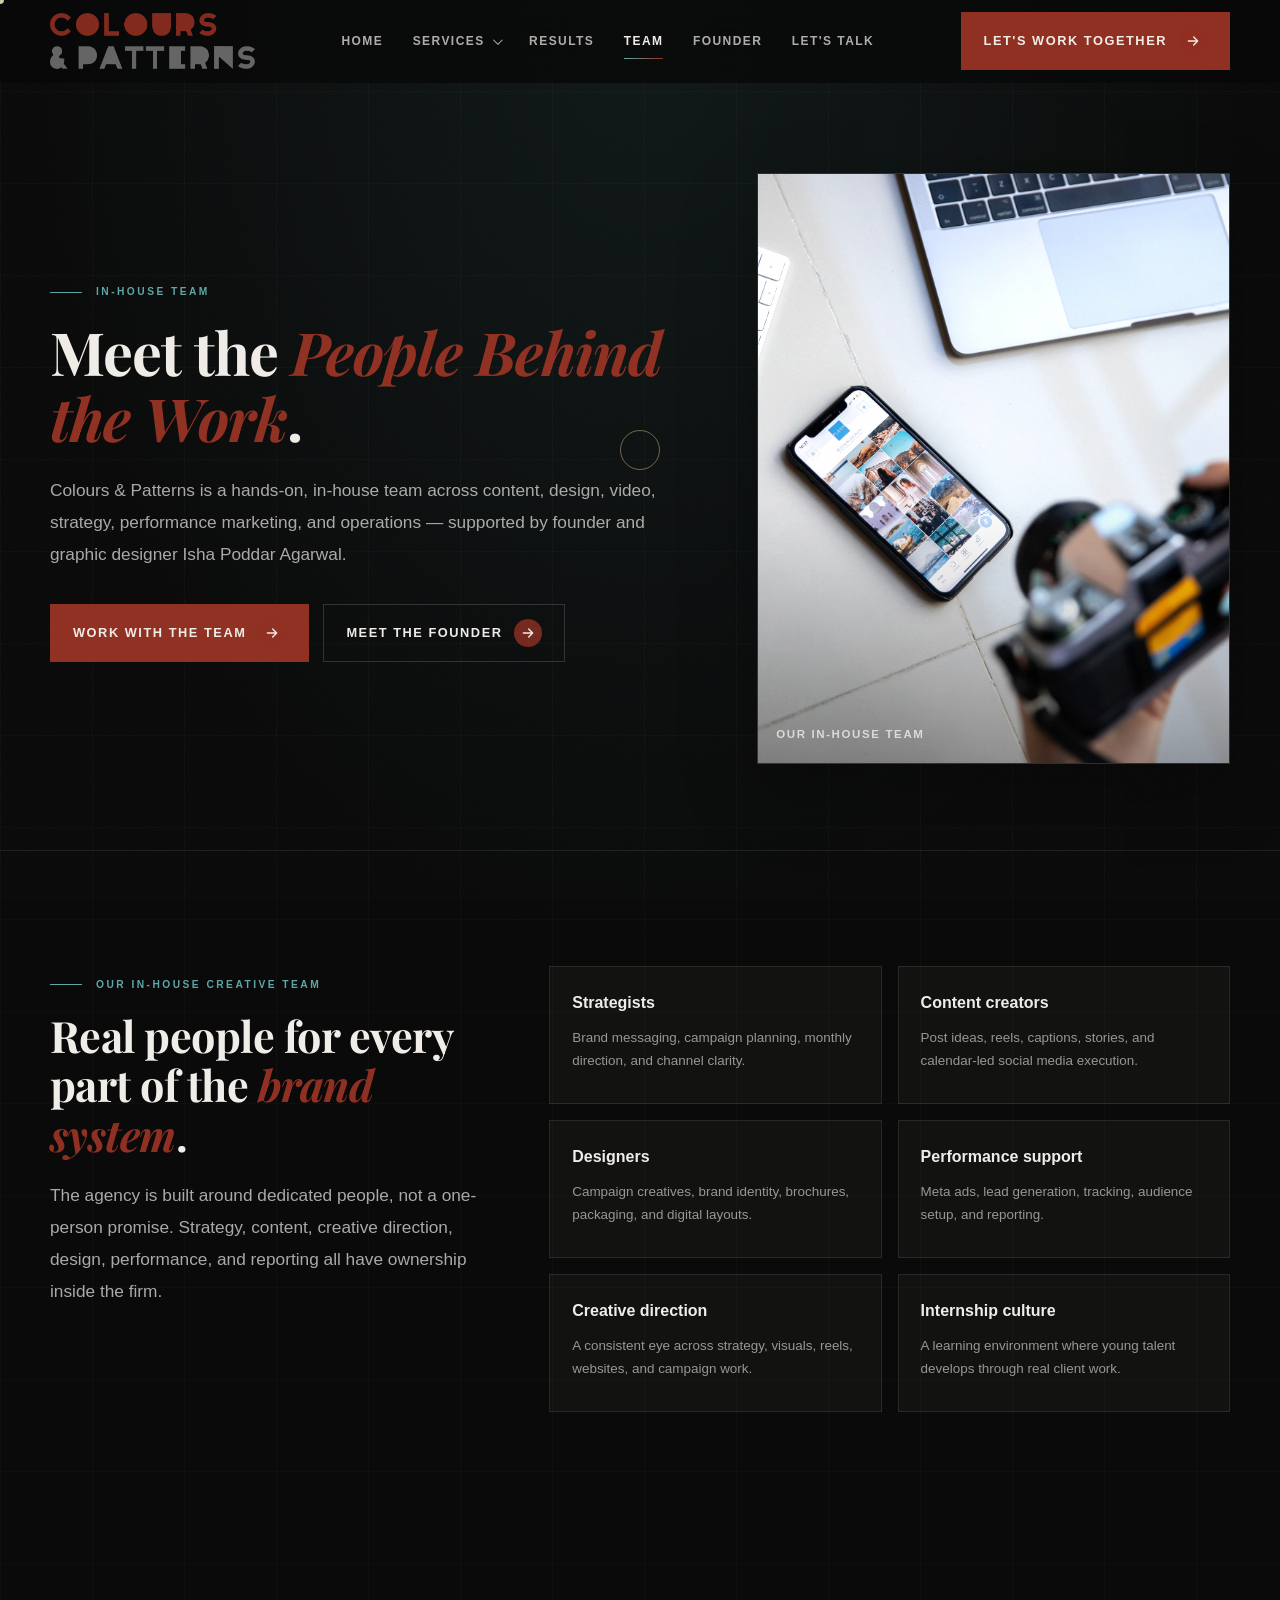
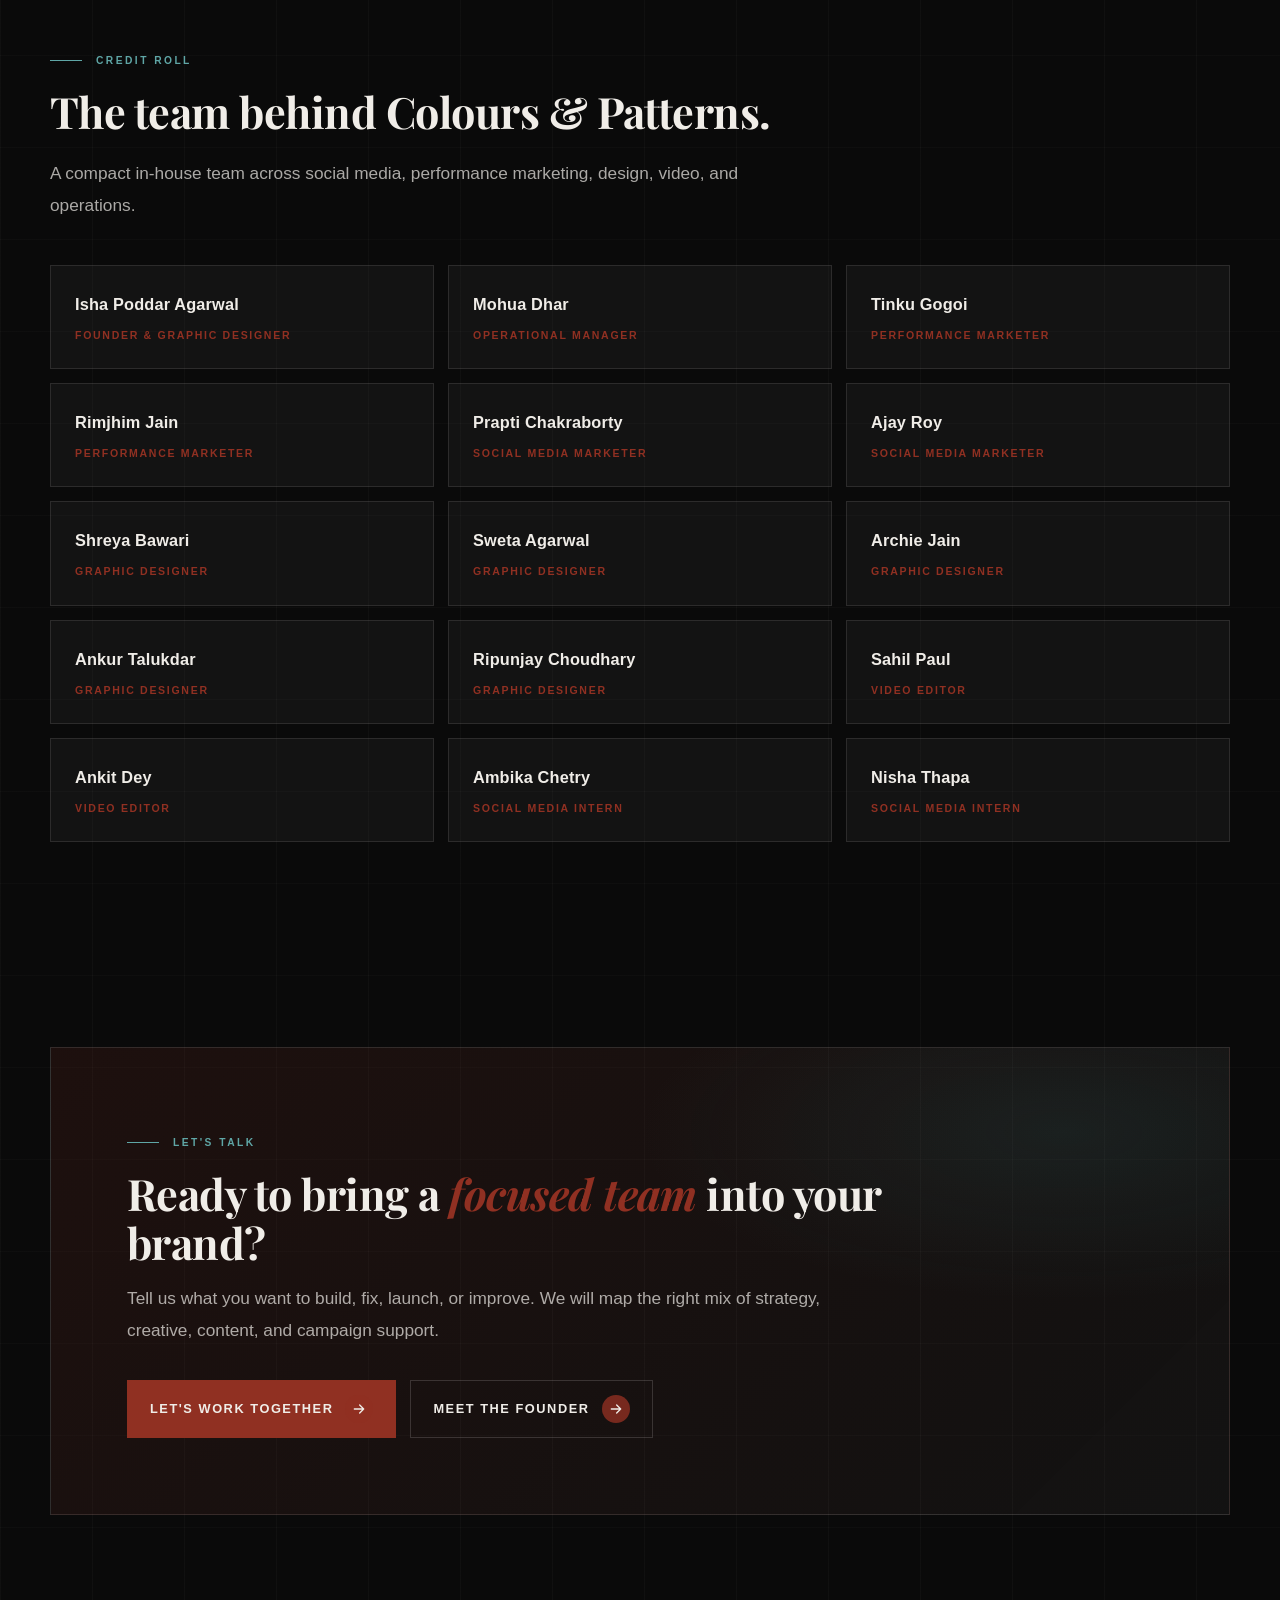
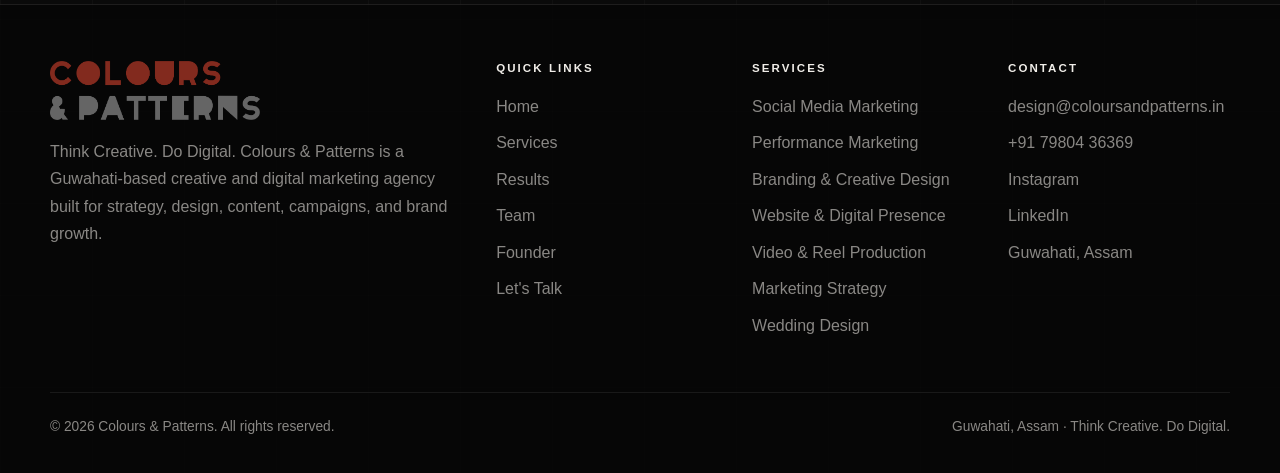
<file: team.html>
<!DOCTYPE html>
<html lang="en">
<head>
  <meta charset="UTF-8">
  <meta name="viewport" content="width=device-width, initial-scale=1.0">
  <title>Team | Colours & Patterns</title>
  <meta name="description" content="Meet the in-house creative team behind Colours & Patterns — strategy, design, social media, performance marketing, video, and internship learning culture.">
  <meta name="theme-color" content="#0a0a0a">
  <link rel="preload" as="image" href="website/logo.png">
  <link rel="preconnect" href="https://fonts.googleapis.com">
  <link rel="preconnect" href="https://fonts.gstatic.com" crossorigin>
  <link href="https://fonts.googleapis.com/css2?family=Playfair+Display:ital,wght@0,500;0,600;0,700;0,800;0,900;1,400;1,500;1,700&display=swap" rel="stylesheet">
  <link rel="stylesheet" href="site-assets/styles.css">
  <noscript><style>.site-loader{display:none}</style></noscript>
</head>
<body data-page="team">
  <div class="scroll-progress" data-scroll-progress aria-hidden="true"></div>
  <a class="skip-link" href="#main">Skip to content</a>
  <div class="site-loader" data-site-loader role="status" aria-live="polite" aria-label="Loading Colours & Patterns">
    <div class="loader-inner">
      <img class="loader-logo" src="website/logo.png" alt="Colours & Patterns">
      <div class="loader-line" aria-hidden="true"><span class="loader-line-fill"></span></div>
      <div class="loader-foot">
        <span class="loader-count"><span data-loader-count>0</span><i>%</i></span>
        <span class="loader-tag">Think Creative. Do Digital.</span>
      </div>
    </div>
  </div>
  <div class="cursor-dot" aria-hidden="true"></div>
  <div class="cursor-ring" aria-hidden="true"></div>

  <header class="site-header" data-header>
    <div class="nav-wrap">
      <a class="brand" href="index.html" aria-label="Colours & Patterns home">
        <img class="brand-logo" src="website/logo.png" alt="Colours & Patterns">
      </a>
      <nav class="nav-links" aria-label="Primary navigation">
        <a href="index.html">Home</a>
        <div class="nav-dropdown" data-services-dropdown>
          <button class="nav-dropdown-toggle" type="button" aria-expanded="false" aria-controls="services-menu" data-services-toggle>
            <span>Services</span><span class="nav-chevron" aria-hidden="true"></span>
          </button>
          <div class="nav-dropdown-menu" id="services-menu" role="menu" aria-label="Service pages">
            <a href="services.html" role="menuitem">All Services</a>
            <a href="social-media-marketing.html" role="menuitem">Social Media Marketing</a>
            <a href="performance-marketing.html" role="menuitem">Performance Marketing</a>
            <a href="branding-and-creative-design.html" role="menuitem">Branding &amp; Creative Design</a>
            <a href="website-and-digital-presence.html" role="menuitem">Website &amp; Digital Presence</a>
            <a href="video-and-reel-production.html" role="menuitem">Video &amp; Reel Production</a>
            <a href="marketing-strategy.html" role="menuitem">Marketing Strategy</a>
            <a href="wedding-design.html" role="menuitem">Wedding Design</a>
          </div>
        </div>
        <a href="results.html">Results</a>
        <a class="is-active" href="team.html">Team</a>
        <a href="founder.html">Founder</a>
        <a href="lets-talk.html">Let's Talk</a>
      </nav>
      <div class="nav-actions">
        <a class="btn nav-cta primary" href="lets-talk.html"><span>Let's Work Together</span><span class="btn-icon" aria-hidden="true"><svg viewBox="0 0 24 24"><path d="M5 12h14M13 6l6 6-6 6" fill="none" stroke="currentColor" stroke-width="2" stroke-linecap="round" stroke-linejoin="round"/></svg></span></a>
        <button class="menu-toggle" type="button" aria-label="Open menu" aria-expanded="false" data-menu-toggle>
          <span></span><span></span><span></span>
        </button>
      </div>
    </div>
  </header>

  <main id="main">
    <section class="hero compact-hero" aria-labelledby="page-title">
      <div class="container hero-grid">
        <div class="reveal">
          <p class="eyebrow">In-house team</p>
          <h1 id="page-title">Meet the <em>People Behind the Work</em>.</h1>
          <p class="lead">Colours & Patterns is a hands-on, in-house team across content, design, video, strategy, performance marketing, and operations — supported by founder and graphic designer Isha Poddar Agarwal.</p>
          <div class="hero-actions">
            <a class="btn primary" href="lets-talk.html"><span>Work With the Team</span><span class="btn-icon" aria-hidden="true"><svg viewBox="0 0 24 24"><path d="M5 12h14M13 6l6 6-6 6" fill="none" stroke="currentColor" stroke-width="2" stroke-linecap="round" stroke-linejoin="round"/></svg></span></a>
            <a class="btn secondary" href="founder.html"><span>Meet the Founder</span><span class="btn-icon" aria-hidden="true"><svg viewBox="0 0 24 24"><path d="M5 12h14M13 6l6 6-6 6" fill="none" stroke="currentColor" stroke-width="2" stroke-linecap="round" stroke-linejoin="round"/></svg></span></a>
          </div>
        </div>
        <div class="reveal">
          <figure class="image-frame hero-visual">
            <img src="site-assets/pdf-images/pdf-jpeg-047.jpg" alt="The Colours and Patterns in-house creative team at work" loading="eager">
            <figcaption>Our In-House Team</figcaption>
          </figure>
        </div>
      </div>
    </section>

    <section class="section section-divider" aria-labelledby="roles-title">
      <div class="container team-panel">
        <div class="reveal">
          <p class="section-kicker">Our in-house creative team</p>
          <h2 class="section-title" id="roles-title">Real people for every part of the <em>brand system</em>.</h2>
          <p class="section-lede">The agency is built around dedicated people, not a one-person promise. Strategy, content, creative direction, design, performance, and reporting all have ownership inside the firm.</p>
        </div>
        <div class="team-role-grid reveal">
          <article><strong>Strategists</strong><span>Brand messaging, campaign planning, monthly direction, and channel clarity.</span></article>
          <article><strong>Content creators</strong><span>Post ideas, reels, captions, stories, and calendar-led social media execution.</span></article>
          <article><strong>Designers</strong><span>Campaign creatives, brand identity, brochures, packaging, and digital layouts.</span></article>
          <article><strong>Performance support</strong><span>Meta ads, lead generation, tracking, audience setup, and reporting.</span></article>
          <article><strong>Creative direction</strong><span>A consistent eye across strategy, visuals, reels, websites, and campaign work.</span></article>
          <article><strong>Internship culture</strong><span>A learning environment where young talent develops through real client work.</span></article>
        </div>
      </div>
    </section>

    <section class="section" aria-labelledby="roster-title">
      <div class="container">
        <div class="section-head reveal">
          <p class="section-kicker">Credit roll</p>
          <h2 class="section-title" id="roster-title">The team behind Colours & Patterns.</h2>
          <p class="section-lede">A compact in-house team across social media, performance marketing, design, video, and operations.</p>
        </div>
        <div class="team-grid">
          <article class="team-card reveal"><strong>Isha Poddar Agarwal</strong><span>Founder &amp; Graphic Designer</span></article>
          <article class="team-card reveal"><strong>Mohua Dhar</strong><span>Operational Manager</span></article>
          <article class="team-card reveal"><strong>Tinku Gogoi</strong><span>Performance Marketer</span></article>
          <article class="team-card reveal"><strong>Rimjhim Jain</strong><span>Performance Marketer</span></article>
          <article class="team-card reveal"><strong>Prapti Chakraborty</strong><span>Social Media Marketer</span></article>
          <article class="team-card reveal"><strong>Ajay Roy</strong><span>Social Media Marketer</span></article>
          <article class="team-card reveal"><strong>Shreya Bawari</strong><span>Graphic Designer</span></article>
          <article class="team-card reveal"><strong>Sweta Agarwal</strong><span>Graphic Designer</span></article>
          <article class="team-card reveal"><strong>Archie Jain</strong><span>Graphic Designer</span></article>
          <article class="team-card reveal"><strong>Ankur Talukdar</strong><span>Graphic Designer</span></article>
          <article class="team-card reveal"><strong>Ripunjay Choudhary</strong><span>Graphic Designer</span></article>
          <article class="team-card reveal"><strong>Sahil Paul</strong><span>Video Editor</span></article>
          <article class="team-card reveal"><strong>Ankit Dey</strong><span>Video Editor</span></article>
          <article class="team-card reveal"><strong>Ambika Chetry</strong><span>Social Media Intern</span></article>
          <article class="team-card reveal"><strong>Nisha Thapa</strong><span>Social Media Intern</span></article>
        </div>
      </div>
    </section>

    <section class="section tight">
      <div class="container">
        <div class="cta-band reveal">
          <p class="section-kicker">Let's talk</p>
          <h2>Ready to bring a <em>focused team</em> into your brand?</h2>
          <p class="section-lede">Tell us what you want to build, fix, launch, or improve. We will map the right mix of strategy, creative, content, and campaign support.</p>
          <div class="cta-actions">
            <a class="btn primary" href="lets-talk.html"><span>Let's Work Together</span><span class="btn-icon" aria-hidden="true"><svg viewBox="0 0 24 24"><path d="M5 12h14M13 6l6 6-6 6" fill="none" stroke="currentColor" stroke-width="2" stroke-linecap="round" stroke-linejoin="round"/></svg></span></a>
            <a class="btn secondary" href="founder.html"><span>Meet the Founder</span><span class="btn-icon" aria-hidden="true"><svg viewBox="0 0 24 24"><path d="M5 12h14M13 6l6 6-6 6" fill="none" stroke="currentColor" stroke-width="2" stroke-linecap="round" stroke-linejoin="round"/></svg></span></a>
          </div>
        </div>
      </div>
    </section>
  </main>

  <footer class="site-footer">
    <div class="container">
      <div class="footer-grid">
        <div>
          <img class="footer-logo" src="website/logo.png" alt="Colours & Patterns">
          <p>Think Creative. Do Digital. Colours & Patterns is a Guwahati-based creative and digital marketing agency built for strategy, design, content, campaigns, and brand growth.</p>
        </div>
        <div>
          <h3>Quick links</h3>
          <a href="index.html">Home</a>
          <a href="services.html">Services</a>
          <a href="results.html">Results</a>
          <a href="team.html">Team</a>
          <a href="founder.html">Founder</a>
          <a href="lets-talk.html">Let's Talk</a>
        </div>
        <div>
          <h3>Services</h3>
          <a href="social-media-marketing.html">Social Media Marketing</a>
          <a href="performance-marketing.html">Performance Marketing</a>
          <a href="branding-and-creative-design.html">Branding &amp; Creative Design</a>
          <a href="website-and-digital-presence.html">Website &amp; Digital Presence</a>
          <a href="video-and-reel-production.html">Video &amp; Reel Production</a>
          <a href="marketing-strategy.html">Marketing Strategy</a>
          <a href="wedding-design.html">Wedding Design</a>
        </div>
        <div>
          <h3>Contact</h3>
          <a href="mailto:design@coloursandpatterns.in">design@coloursandpatterns.in</a>
          <a href="tel:+917980436369">+91 79804 36369</a>
          <a href="https://www.instagram.com/coloursandpatterns_/" target="_blank" rel="noopener">Instagram</a>
          <a href="https://www.linkedin.com/company/coloursandpatternsghy/" target="_blank" rel="noopener">LinkedIn</a>
          <p>Guwahati, Assam</p>
        </div>
      </div>
      <div class="footer-bottom">
        <span>&copy; <span data-year></span> Colours & Patterns. All rights reserved.</span>
        <span>Guwahati, Assam &middot; Think Creative. Do Digital.</span>
      </div>
    </div>
  </footer>
  <script src="site-assets/app.js"></script>
</body>
</html>
</file>
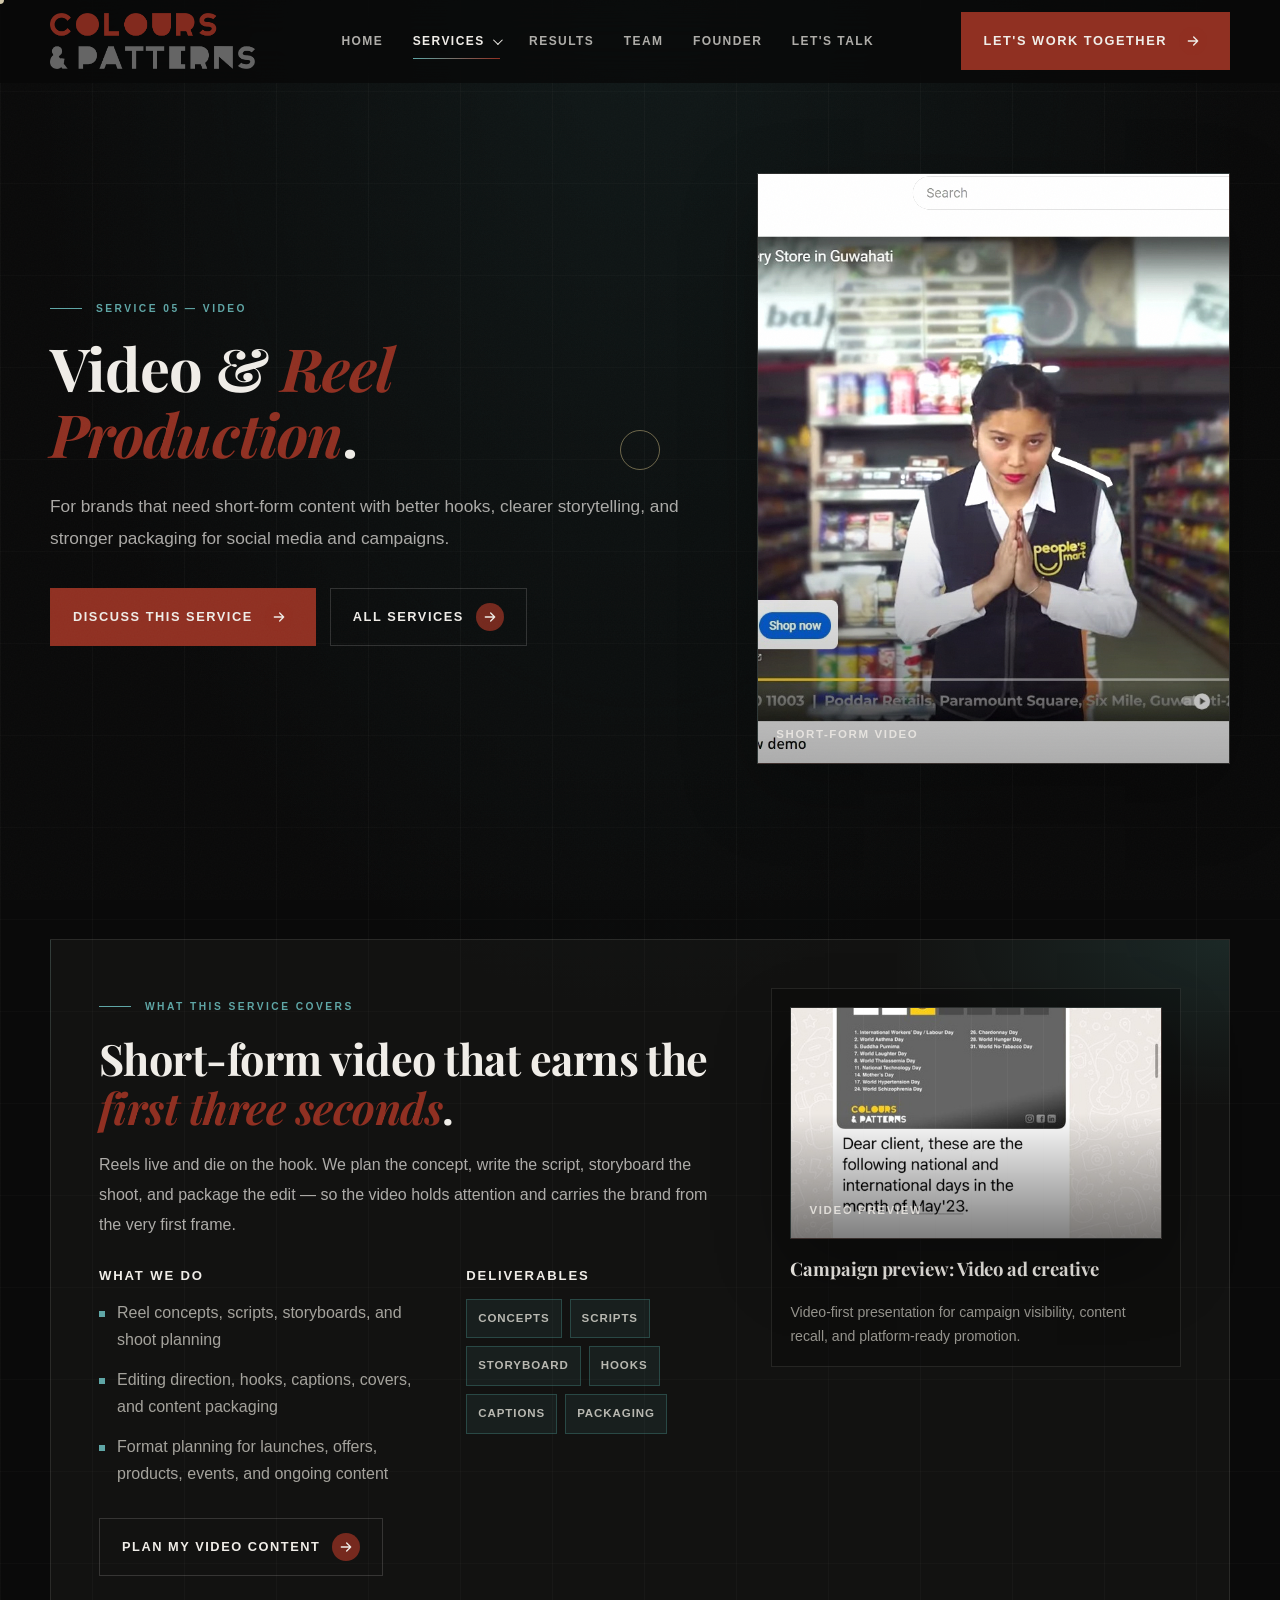
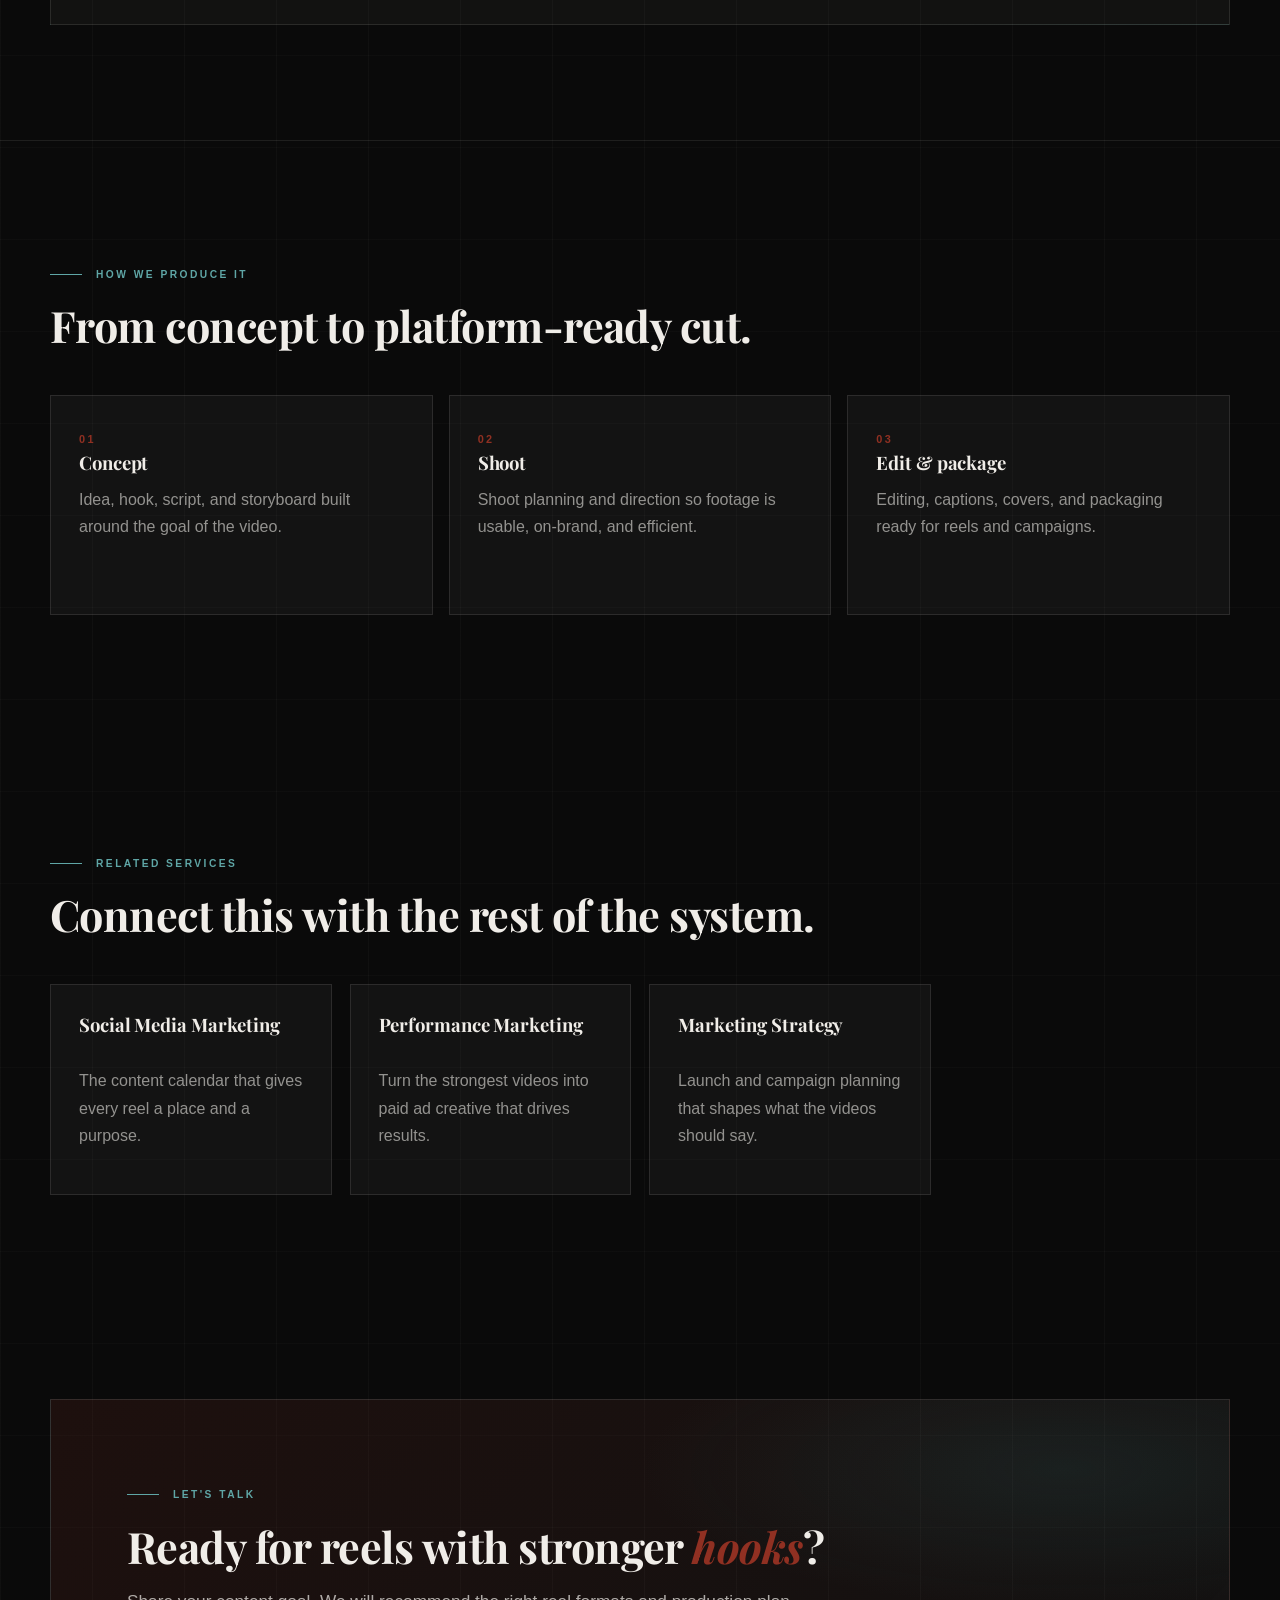
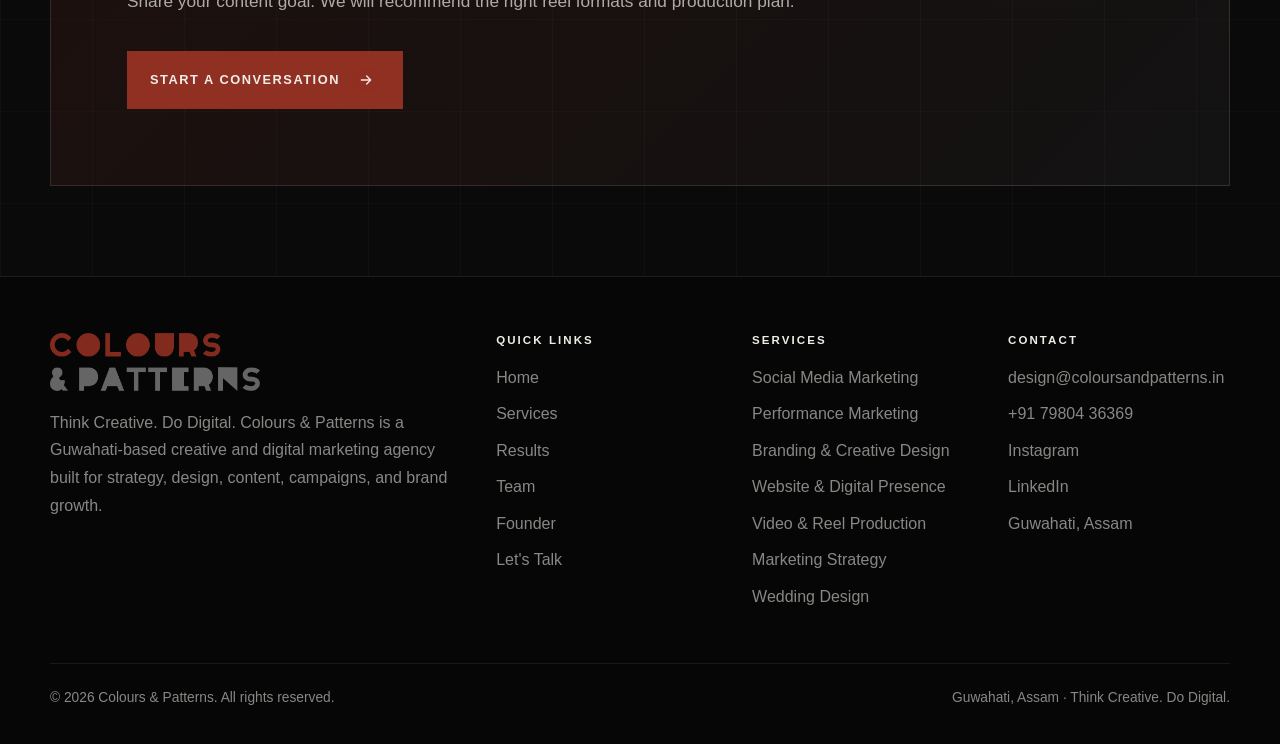
<file: video-and-reel-production.html>
<!DOCTYPE html>
<html lang="en">
<head>
  <meta charset="UTF-8">
  <meta name="viewport" content="width=device-width, initial-scale=1.0">
  <title>Video & Reel Production | Colours & Patterns</title>
  <meta name="description" content="Video and reel production by Colours & Patterns — concepts, scripts, storyboards, shoot planning, hooks, captions, edits, and content packaging for social media and campaigns.">
  <meta name="theme-color" content="#0a0a0a">
  <link rel="preload" as="image" href="website/logo.png">
  <link rel="preconnect" href="https://fonts.googleapis.com">
  <link rel="preconnect" href="https://fonts.gstatic.com" crossorigin>
  <link href="https://fonts.googleapis.com/css2?family=Playfair+Display:ital,wght@0,500;0,600;0,700;0,800;0,900;1,400;1,500;1,700&display=swap" rel="stylesheet">
  <link rel="stylesheet" href="site-assets/styles.css">
  <noscript><style>.site-loader{display:none}</style></noscript>
</head>
<body data-page="services">
  <div class="scroll-progress" data-scroll-progress aria-hidden="true"></div>
  <a class="skip-link" href="#main">Skip to content</a>
  <div class="site-loader" data-site-loader role="status" aria-live="polite" aria-label="Loading Colours & Patterns">
    <div class="loader-inner">
      <img class="loader-logo" src="website/logo.png" alt="Colours & Patterns">
      <div class="loader-line" aria-hidden="true"><span class="loader-line-fill"></span></div>
      <div class="loader-foot">
        <span class="loader-count"><span data-loader-count>0</span><i>%</i></span>
        <span class="loader-tag">Think Creative. Do Digital.</span>
      </div>
    </div>
  </div>
  <div class="cursor-dot" aria-hidden="true"></div>
  <div class="cursor-ring" aria-hidden="true"></div>

  <header class="site-header" data-header>
    <div class="nav-wrap">
      <a class="brand" href="index.html" aria-label="Colours & Patterns home">
        <img class="brand-logo" src="website/logo.png" alt="Colours & Patterns">
      </a>
      <nav class="nav-links" aria-label="Primary navigation">
        <a href="index.html">Home</a>
        <div class="nav-dropdown" data-services-dropdown>
          <button class="nav-dropdown-toggle is-active" type="button" aria-expanded="false" aria-controls="services-menu" data-services-toggle>
            <span>Services</span><span class="nav-chevron" aria-hidden="true"></span>
          </button>
          <div class="nav-dropdown-menu" id="services-menu" role="menu" aria-label="Service pages">
            <a href="services.html" role="menuitem">All Services</a>
            <a href="social-media-marketing.html" role="menuitem">Social Media Marketing</a>
            <a href="performance-marketing.html" role="menuitem">Performance Marketing</a>
            <a href="branding-and-creative-design.html" role="menuitem">Branding &amp; Creative Design</a>
            <a href="website-and-digital-presence.html" role="menuitem">Website &amp; Digital Presence</a>
            <a class="is-active" href="video-and-reel-production.html" role="menuitem">Video &amp; Reel Production</a>
            <a href="marketing-strategy.html" role="menuitem">Marketing Strategy</a>
            <a href="wedding-design.html" role="menuitem">Wedding Design</a>
          </div>
        </div>
        <a href="results.html">Results</a>
        <a href="team.html">Team</a>
        <a href="founder.html">Founder</a>
        <a href="lets-talk.html">Let's Talk</a>
      </nav>
      <div class="nav-actions">
        <a class="btn nav-cta primary" href="lets-talk.html"><span>Let's Work Together</span><span class="btn-icon" aria-hidden="true"><svg viewBox="0 0 24 24"><path d="M5 12h14M13 6l6 6-6 6" fill="none" stroke="currentColor" stroke-width="2" stroke-linecap="round" stroke-linejoin="round"/></svg></span></a>
        <button class="menu-toggle" type="button" aria-label="Open menu" aria-expanded="false" data-menu-toggle>
          <span></span><span></span><span></span>
        </button>
      </div>
    </div>
  </header>

  <main id="main">
    <section class="hero compact-hero" aria-labelledby="page-title">
      <div class="container hero-grid">
        <div class="reveal">
          <p class="eyebrow">Service 05 — Video</p>
          <h1 id="page-title">Video &amp; <em>Reel Production</em>.</h1>
          <p class="lead">For brands that need short-form content with better hooks, clearer storytelling, and stronger packaging for social media and campaigns.</p>
          <div class="hero-actions">
            <a class="btn primary" href="lets-talk.html"><span>Discuss This Service</span><span class="btn-icon" aria-hidden="true"><svg viewBox="0 0 24 24"><path d="M5 12h14M13 6l6 6-6 6" fill="none" stroke="currentColor" stroke-width="2" stroke-linecap="round" stroke-linejoin="round"/></svg></span></a>
            <a class="btn secondary" href="services.html"><span>All Services</span><span class="btn-icon" aria-hidden="true"><svg viewBox="0 0 24 24"><path d="M5 12h14M13 6l6 6-6 6" fill="none" stroke="currentColor" stroke-width="2" stroke-linecap="round" stroke-linejoin="round"/></svg></span></a>
          </div>
        </div>
        <div class="reveal">
          <figure class="image-frame hero-visual">
            <img src="site-assets/pdf-images/pdf-jpeg-035.jpg" alt="Video and reel production work by Colours and Patterns" loading="eager">
            <figcaption>Short-Form Video</figcaption>
          </figure>
        </div>
      </div>
    </section>

    <section class="section service-stack" aria-labelledby="detail-title">
      <div class="container">
        <article class="service-detail reveal">
          <div class="service-detail-grid">
            <div class="service-copy">
              <p class="section-kicker">What this service covers</p>
              <h2 id="detail-title">Short-form video that earns the <em>first three seconds</em>.</h2>
              <p>Reels live and die on the hook. We plan the concept, write the script, storyboard the shoot, and package the edit — so the video holds attention and carries the brand from the very first frame.</p>
              <div class="service-columns">
                <div><h3>What we do</h3><ul class="deliverable-list"><li>Reel concepts, scripts, storyboards, and shoot planning</li><li>Editing direction, hooks, captions, covers, and content packaging</li><li>Format planning for launches, offers, products, events, and ongoing content</li></ul></div>
                <div><h3>Deliverables</h3><ul class="pill-list"><li>Concepts</li><li>Scripts</li><li>Storyboard</li><li>Hooks</li><li>Captions</li><li>Packaging</li></ul></div>
              </div>
              <a class="btn secondary" href="lets-talk.html"><span>Plan My Video Content</span><span class="btn-icon" aria-hidden="true"><svg viewBox="0 0 24 24"><path d="M5 12h14M13 6l6 6-6 6" fill="none" stroke="currentColor" stroke-width="2" stroke-linecap="round" stroke-linejoin="round"/></svg></span></a>
            </div>
            <aside class="case-preview">
              <figure class="image-frame ratio-wide"><img src="site-assets/pdf-images/pdf-jpeg-015.jpg" alt="Video ad and reel content preview" loading="lazy"><figcaption>Video Preview</figcaption></figure>
              <h3>Campaign preview: Video ad creative</h3>
              <p>Video-first presentation for campaign visibility, content recall, and platform-ready promotion.</p>
            </aside>
          </div>
        </article>
      </div>
    </section>

    <section class="section section-divider" aria-labelledby="approach-title">
      <div class="container">
        <div class="section-head reveal">
          <p class="section-kicker">How we produce it</p>
          <h2 class="section-title" id="approach-title">From concept to platform-ready cut.</h2>
        </div>
        <div class="step-grid">
          <article class="process-card reveal"><span class="number">01</span><h3>Concept</h3><p>Idea, hook, script, and storyboard built around the goal of the video.</p></article>
          <article class="process-card reveal"><span class="number">02</span><h3>Shoot</h3><p>Shoot planning and direction so footage is usable, on-brand, and efficient.</p></article>
          <article class="process-card reveal"><span class="number">03</span><h3>Edit &amp; package</h3><p>Editing, captions, covers, and packaging ready for reels and campaigns.</p></article>
        </div>
      </div>
    </section>

    <section class="section" aria-labelledby="related-title">
      <div class="container">
        <div class="section-head reveal">
          <p class="section-kicker">Related services</p>
          <h2 class="section-title" id="related-title">Connect this with the rest of the system.</h2>
        </div>
        <div class="link-grid">
          <a class="link-card reveal" href="social-media-marketing.html"><h3>Social Media Marketing</h3><p>The content calendar that gives every reel a place and a purpose.</p></a>
          <a class="link-card reveal" href="performance-marketing.html"><h3>Performance Marketing</h3><p>Turn the strongest videos into paid ad creative that drives results.</p></a>
          <a class="link-card reveal" href="marketing-strategy.html"><h3>Marketing Strategy</h3><p>Launch and campaign planning that shapes what the videos should say.</p></a>
        </div>
      </div>
    </section>

    <section class="section tight">
      <div class="container">
        <div class="cta-band reveal">
          <p class="section-kicker">Let's talk</p>
          <h2>Ready for reels with stronger <em>hooks</em>?</h2>
          <p class="section-lede">Share your content goal. We will recommend the right reel formats and production plan.</p>
          <div class="cta-actions"><a class="btn primary" href="lets-talk.html"><span>Start a Conversation</span><span class="btn-icon" aria-hidden="true"><svg viewBox="0 0 24 24"><path d="M5 12h14M13 6l6 6-6 6" fill="none" stroke="currentColor" stroke-width="2" stroke-linecap="round" stroke-linejoin="round"/></svg></span></a></div>
        </div>
      </div>
    </section>
  </main>

  <footer class="site-footer">
    <div class="container">
      <div class="footer-grid">
        <div>
          <img class="footer-logo" src="website/logo.png" alt="Colours & Patterns">
          <p>Think Creative. Do Digital. Colours & Patterns is a Guwahati-based creative and digital marketing agency built for strategy, design, content, campaigns, and brand growth.</p>
        </div>
        <div>
          <h3>Quick links</h3>
          <a href="index.html">Home</a>
          <a href="services.html">Services</a>
          <a href="results.html">Results</a>
          <a href="team.html">Team</a>
          <a href="founder.html">Founder</a>
          <a href="lets-talk.html">Let's Talk</a>
        </div>
        <div>
          <h3>Services</h3>
          <a href="social-media-marketing.html">Social Media Marketing</a>
          <a href="performance-marketing.html">Performance Marketing</a>
          <a href="branding-and-creative-design.html">Branding &amp; Creative Design</a>
          <a href="website-and-digital-presence.html">Website &amp; Digital Presence</a>
          <a href="video-and-reel-production.html">Video &amp; Reel Production</a>
          <a href="marketing-strategy.html">Marketing Strategy</a>
          <a href="wedding-design.html">Wedding Design</a>
        </div>
        <div>
          <h3>Contact</h3>
          <a href="mailto:design@coloursandpatterns.in">design@coloursandpatterns.in</a>
          <a href="tel:+917980436369">+91 79804 36369</a>
          <a href="https://www.instagram.com/coloursandpatterns_/" target="_blank" rel="noopener">Instagram</a>
          <a href="https://www.linkedin.com/company/coloursandpatternsghy/" target="_blank" rel="noopener">LinkedIn</a>
          <p>Guwahati, Assam</p>
        </div>
      </div>
      <div class="footer-bottom">
        <span>&copy; <span data-year></span> Colours & Patterns. All rights reserved.</span>
        <span>Guwahati, Assam &middot; Think Creative. Do Digital.</span>
      </div>
    </div>
  </footer>
  <script src="site-assets/app.js"></script>
</body>
</html>
</file>
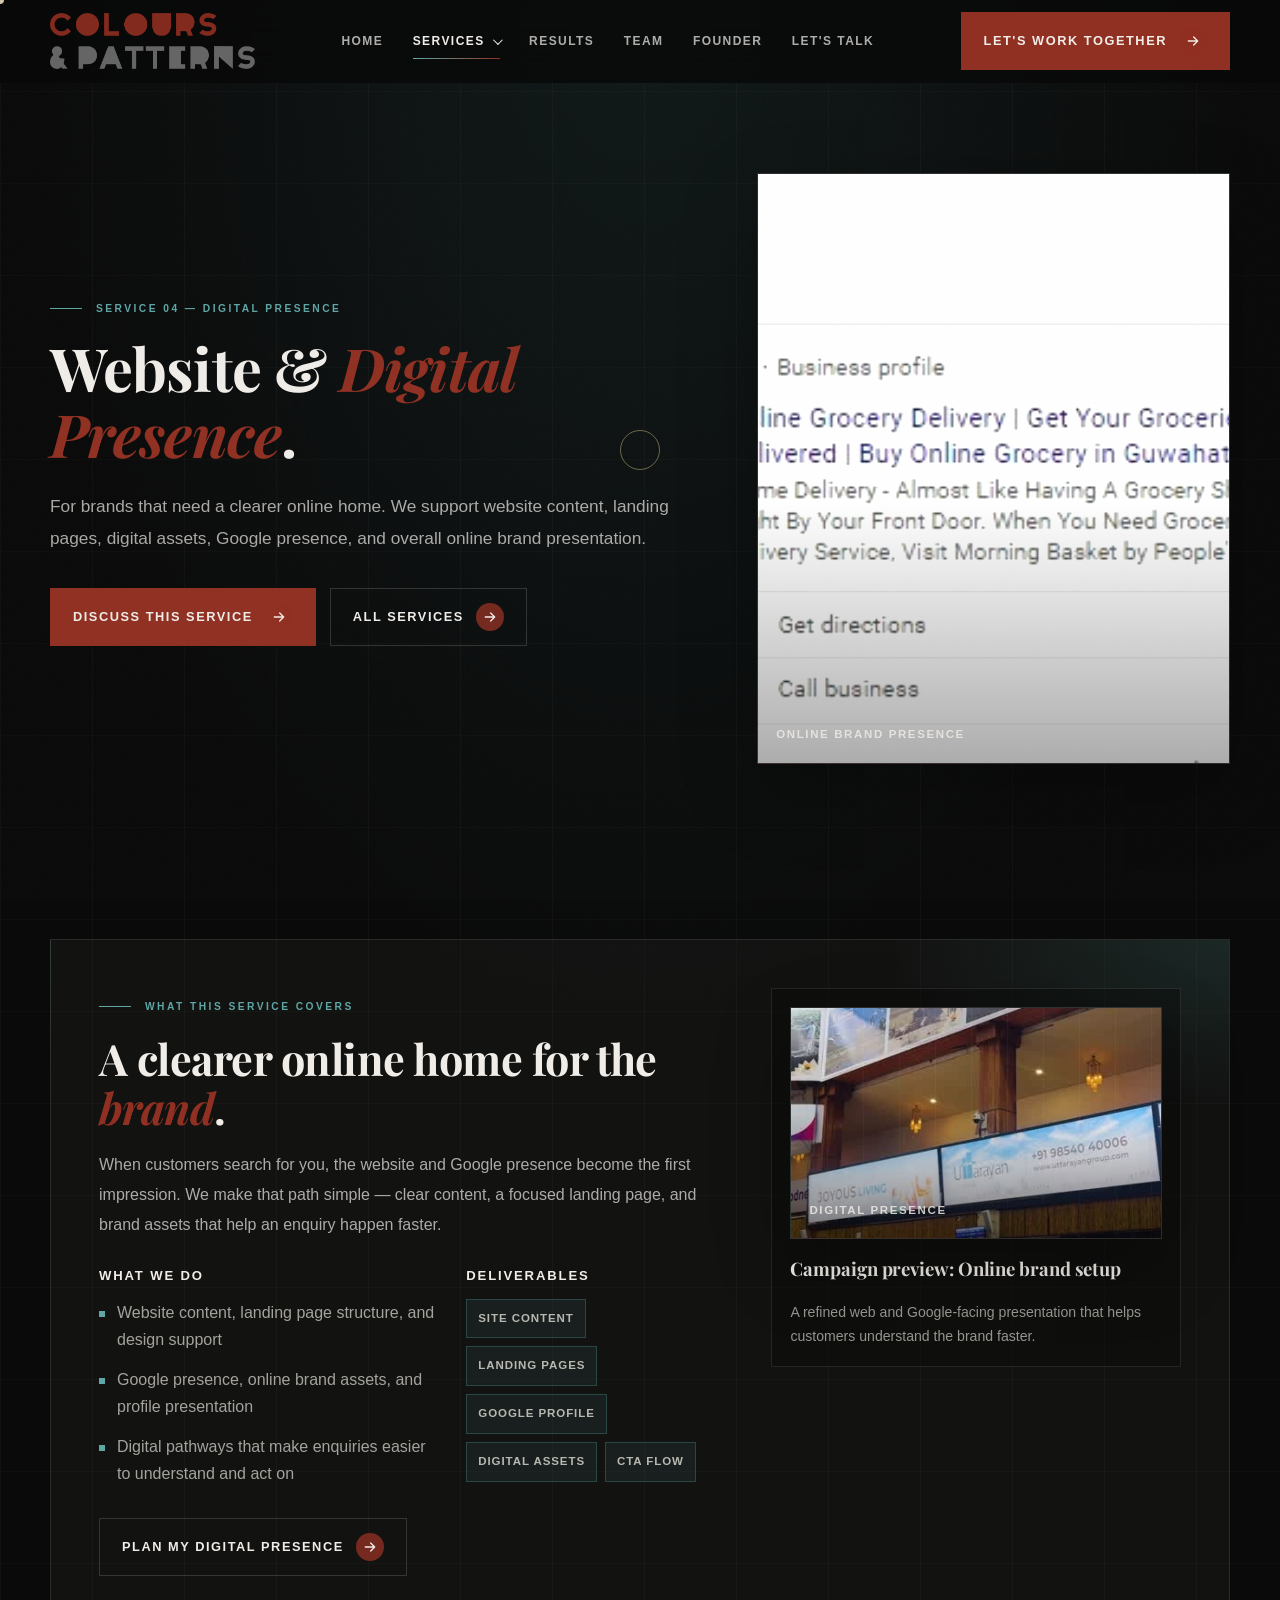
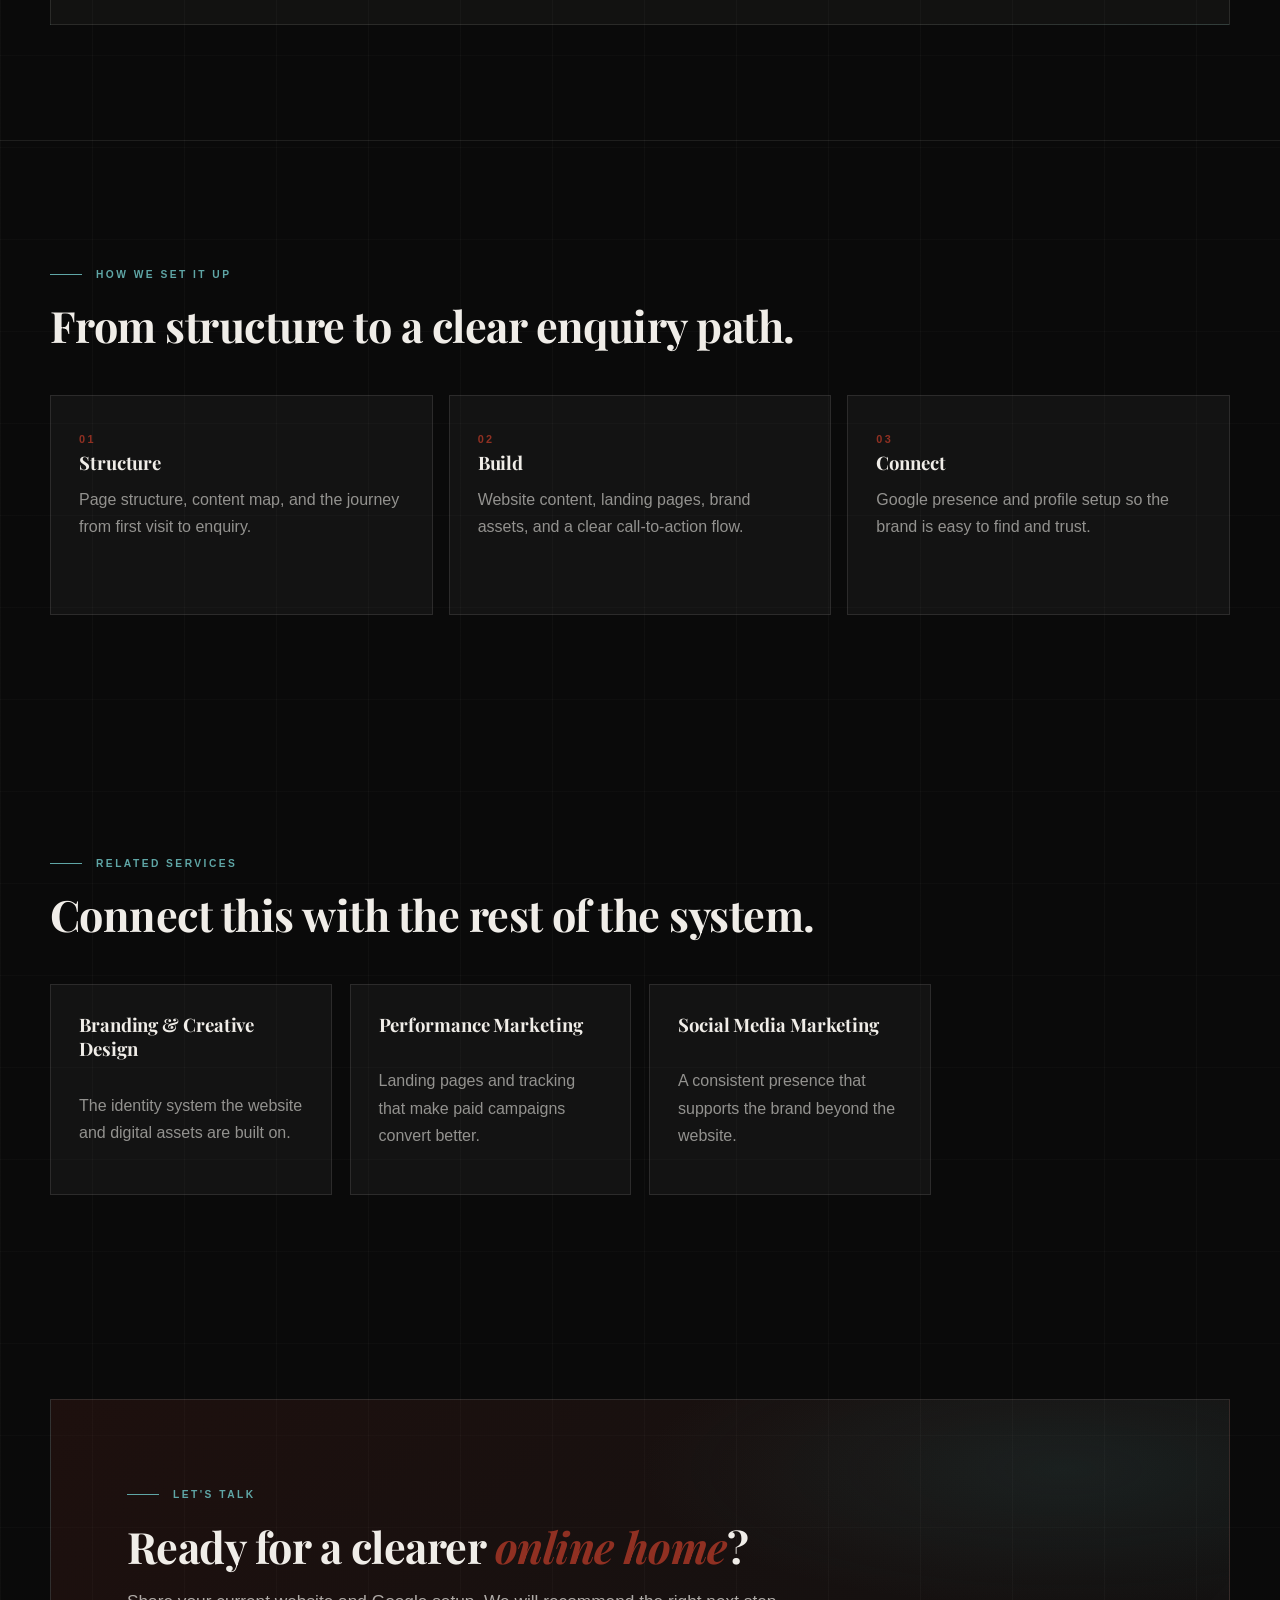
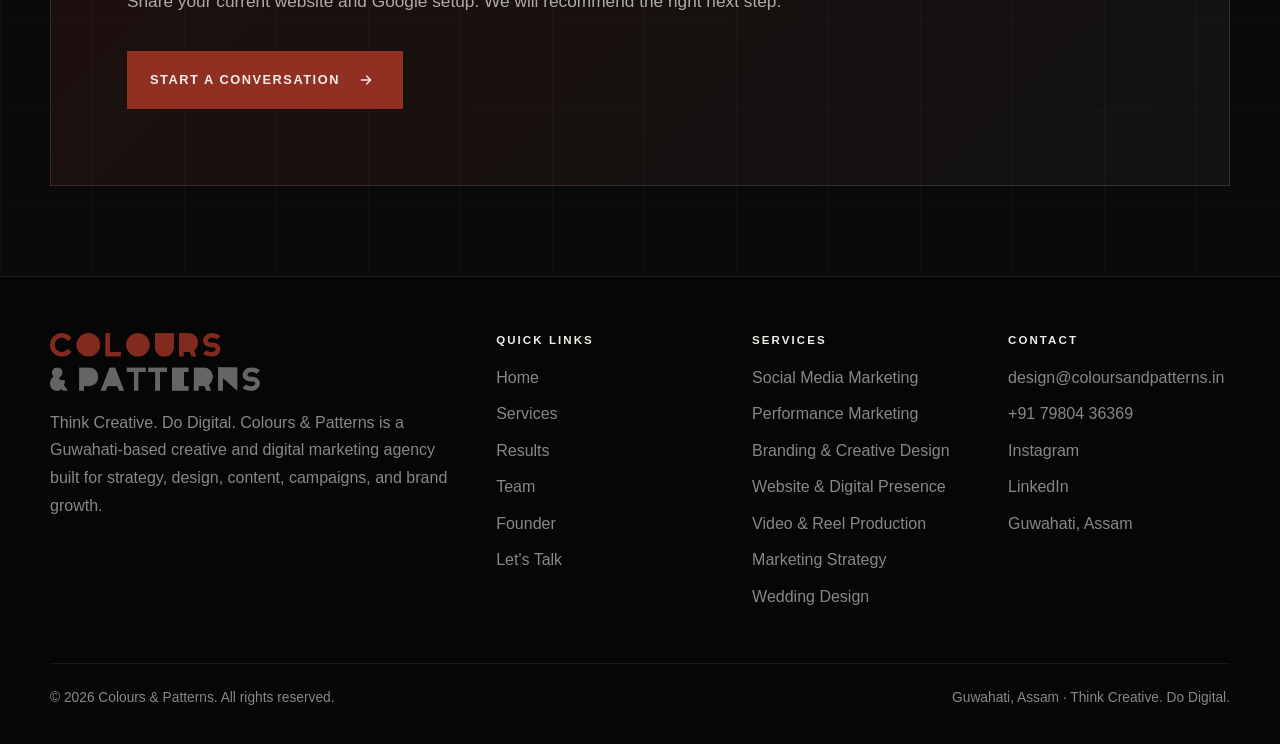
<file: website-and-digital-presence.html>
<!DOCTYPE html>
<html lang="en">
<head>
  <meta charset="UTF-8">
  <meta name="viewport" content="width=device-width, initial-scale=1.0">
  <title>Website & Digital Presence | Colours & Patterns</title>
  <meta name="description" content="Website and digital presence by Colours & Patterns — website content, landing pages, Google presence, online brand assets, and clear digital brand presentation.">
  <meta name="theme-color" content="#0a0a0a">
  <link rel="preload" as="image" href="website/logo.png">
  <link rel="preconnect" href="https://fonts.googleapis.com">
  <link rel="preconnect" href="https://fonts.gstatic.com" crossorigin>
  <link href="https://fonts.googleapis.com/css2?family=Playfair+Display:ital,wght@0,500;0,600;0,700;0,800;0,900;1,400;1,500;1,700&display=swap" rel="stylesheet">
  <link rel="stylesheet" href="site-assets/styles.css">
  <noscript><style>.site-loader{display:none}</style></noscript>
</head>
<body data-page="services">
  <div class="scroll-progress" data-scroll-progress aria-hidden="true"></div>
  <a class="skip-link" href="#main">Skip to content</a>
  <div class="site-loader" data-site-loader role="status" aria-live="polite" aria-label="Loading Colours & Patterns">
    <div class="loader-inner">
      <img class="loader-logo" src="website/logo.png" alt="Colours & Patterns">
      <div class="loader-line" aria-hidden="true"><span class="loader-line-fill"></span></div>
      <div class="loader-foot">
        <span class="loader-count"><span data-loader-count>0</span><i>%</i></span>
        <span class="loader-tag">Think Creative. Do Digital.</span>
      </div>
    </div>
  </div>
  <div class="cursor-dot" aria-hidden="true"></div>
  <div class="cursor-ring" aria-hidden="true"></div>

  <header class="site-header" data-header>
    <div class="nav-wrap">
      <a class="brand" href="index.html" aria-label="Colours & Patterns home">
        <img class="brand-logo" src="website/logo.png" alt="Colours & Patterns">
      </a>
      <nav class="nav-links" aria-label="Primary navigation">
        <a href="index.html">Home</a>
        <div class="nav-dropdown" data-services-dropdown>
          <button class="nav-dropdown-toggle is-active" type="button" aria-expanded="false" aria-controls="services-menu" data-services-toggle>
            <span>Services</span><span class="nav-chevron" aria-hidden="true"></span>
          </button>
          <div class="nav-dropdown-menu" id="services-menu" role="menu" aria-label="Service pages">
            <a href="services.html" role="menuitem">All Services</a>
            <a href="social-media-marketing.html" role="menuitem">Social Media Marketing</a>
            <a href="performance-marketing.html" role="menuitem">Performance Marketing</a>
            <a href="branding-and-creative-design.html" role="menuitem">Branding &amp; Creative Design</a>
            <a class="is-active" href="website-and-digital-presence.html" role="menuitem">Website &amp; Digital Presence</a>
            <a href="video-and-reel-production.html" role="menuitem">Video &amp; Reel Production</a>
            <a href="marketing-strategy.html" role="menuitem">Marketing Strategy</a>
            <a href="wedding-design.html" role="menuitem">Wedding Design</a>
          </div>
        </div>
        <a href="results.html">Results</a>
        <a href="team.html">Team</a>
        <a href="founder.html">Founder</a>
        <a href="lets-talk.html">Let's Talk</a>
      </nav>
      <div class="nav-actions">
        <a class="btn nav-cta primary" href="lets-talk.html"><span>Let's Work Together</span><span class="btn-icon" aria-hidden="true"><svg viewBox="0 0 24 24"><path d="M5 12h14M13 6l6 6-6 6" fill="none" stroke="currentColor" stroke-width="2" stroke-linecap="round" stroke-linejoin="round"/></svg></span></a>
        <button class="menu-toggle" type="button" aria-label="Open menu" aria-expanded="false" data-menu-toggle>
          <span></span><span></span><span></span>
        </button>
      </div>
    </div>
  </header>

  <main id="main">
    <section class="hero compact-hero" aria-labelledby="page-title">
      <div class="container hero-grid">
        <div class="reveal">
          <p class="eyebrow">Service 04 — Digital Presence</p>
          <h1 id="page-title">Website &amp; <em>Digital Presence</em>.</h1>
          <p class="lead">For brands that need a clearer online home. We support website content, landing pages, digital assets, Google presence, and overall online brand presentation.</p>
          <div class="hero-actions">
            <a class="btn primary" href="lets-talk.html"><span>Discuss This Service</span><span class="btn-icon" aria-hidden="true"><svg viewBox="0 0 24 24"><path d="M5 12h14M13 6l6 6-6 6" fill="none" stroke="currentColor" stroke-width="2" stroke-linecap="round" stroke-linejoin="round"/></svg></span></a>
            <a class="btn secondary" href="services.html"><span>All Services</span><span class="btn-icon" aria-hidden="true"><svg viewBox="0 0 24 24"><path d="M5 12h14M13 6l6 6-6 6" fill="none" stroke="currentColor" stroke-width="2" stroke-linecap="round" stroke-linejoin="round"/></svg></span></a>
          </div>
        </div>
        <div class="reveal">
          <figure class="image-frame hero-visual">
            <img src="site-assets/pdf-images/pdf-jpeg-031.jpg" alt="Website and Google presence work by Colours and Patterns" loading="eager">
            <figcaption>Online Brand Presence</figcaption>
          </figure>
        </div>
      </div>
    </section>

    <section class="section service-stack" aria-labelledby="detail-title">
      <div class="container">
        <article class="service-detail reveal">
          <div class="service-detail-grid">
            <div class="service-copy">
              <p class="section-kicker">What this service covers</p>
              <h2 id="detail-title">A clearer online home for the <em>brand</em>.</h2>
              <p>When customers search for you, the website and Google presence become the first impression. We make that path simple — clear content, a focused landing page, and brand assets that help an enquiry happen faster.</p>
              <div class="service-columns">
                <div><h3>What we do</h3><ul class="deliverable-list"><li>Website content, landing page structure, and design support</li><li>Google presence, online brand assets, and profile presentation</li><li>Digital pathways that make enquiries easier to understand and act on</li></ul></div>
                <div><h3>Deliverables</h3><ul class="pill-list"><li>Site content</li><li>Landing pages</li><li>Google profile</li><li>Digital assets</li><li>CTA flow</li></ul></div>
              </div>
              <a class="btn secondary" href="lets-talk.html"><span>Plan My Digital Presence</span><span class="btn-icon" aria-hidden="true"><svg viewBox="0 0 24 24"><path d="M5 12h14M13 6l6 6-6 6" fill="none" stroke="currentColor" stroke-width="2" stroke-linecap="round" stroke-linejoin="round"/></svg></span></a>
            </div>
            <aside class="case-preview">
              <figure class="image-frame ratio-wide"><img src="site-assets/pdf-images/pdf-jpeg-010.jpg" alt="Digital presence and online brand setup preview" loading="lazy"><figcaption>Digital Presence</figcaption></figure>
              <h3>Campaign preview: Online brand setup</h3>
              <p>A refined web and Google-facing presentation that helps customers understand the brand faster.</p>
            </aside>
          </div>
        </article>
      </div>
    </section>

    <section class="section section-divider" aria-labelledby="approach-title">
      <div class="container">
        <div class="section-head reveal">
          <p class="section-kicker">How we set it up</p>
          <h2 class="section-title" id="approach-title">From structure to a clear enquiry path.</h2>
        </div>
        <div class="step-grid">
          <article class="process-card reveal"><span class="number">01</span><h3>Structure</h3><p>Page structure, content map, and the journey from first visit to enquiry.</p></article>
          <article class="process-card reveal"><span class="number">02</span><h3>Build</h3><p>Website content, landing pages, brand assets, and a clear call-to-action flow.</p></article>
          <article class="process-card reveal"><span class="number">03</span><h3>Connect</h3><p>Google presence and profile setup so the brand is easy to find and trust.</p></article>
        </div>
      </div>
    </section>

    <section class="section" aria-labelledby="related-title">
      <div class="container">
        <div class="section-head reveal">
          <p class="section-kicker">Related services</p>
          <h2 class="section-title" id="related-title">Connect this with the rest of the system.</h2>
        </div>
        <div class="link-grid">
          <a class="link-card reveal" href="branding-and-creative-design.html"><h3>Branding &amp; Creative Design</h3><p>The identity system the website and digital assets are built on.</p></a>
          <a class="link-card reveal" href="performance-marketing.html"><h3>Performance Marketing</h3><p>Landing pages and tracking that make paid campaigns convert better.</p></a>
          <a class="link-card reveal" href="social-media-marketing.html"><h3>Social Media Marketing</h3><p>A consistent presence that supports the brand beyond the website.</p></a>
        </div>
      </div>
    </section>

    <section class="section tight">
      <div class="container">
        <div class="cta-band reveal">
          <p class="section-kicker">Let's talk</p>
          <h2>Ready for a clearer <em>online home</em>?</h2>
          <p class="section-lede">Share your current website and Google setup. We will recommend the right next step.</p>
          <div class="cta-actions"><a class="btn primary" href="lets-talk.html"><span>Start a Conversation</span><span class="btn-icon" aria-hidden="true"><svg viewBox="0 0 24 24"><path d="M5 12h14M13 6l6 6-6 6" fill="none" stroke="currentColor" stroke-width="2" stroke-linecap="round" stroke-linejoin="round"/></svg></span></a></div>
        </div>
      </div>
    </section>
  </main>

  <footer class="site-footer">
    <div class="container">
      <div class="footer-grid">
        <div>
          <img class="footer-logo" src="website/logo.png" alt="Colours & Patterns">
          <p>Think Creative. Do Digital. Colours & Patterns is a Guwahati-based creative and digital marketing agency built for strategy, design, content, campaigns, and brand growth.</p>
        </div>
        <div>
          <h3>Quick links</h3>
          <a href="index.html">Home</a>
          <a href="services.html">Services</a>
          <a href="results.html">Results</a>
          <a href="team.html">Team</a>
          <a href="founder.html">Founder</a>
          <a href="lets-talk.html">Let's Talk</a>
        </div>
        <div>
          <h3>Services</h3>
          <a href="social-media-marketing.html">Social Media Marketing</a>
          <a href="performance-marketing.html">Performance Marketing</a>
          <a href="branding-and-creative-design.html">Branding &amp; Creative Design</a>
          <a href="website-and-digital-presence.html">Website &amp; Digital Presence</a>
          <a href="video-and-reel-production.html">Video &amp; Reel Production</a>
          <a href="marketing-strategy.html">Marketing Strategy</a>
          <a href="wedding-design.html">Wedding Design</a>
        </div>
        <div>
          <h3>Contact</h3>
          <a href="mailto:design@coloursandpatterns.in">design@coloursandpatterns.in</a>
          <a href="tel:+917980436369">+91 79804 36369</a>
          <a href="https://www.instagram.com/coloursandpatterns_/" target="_blank" rel="noopener">Instagram</a>
          <a href="https://www.linkedin.com/company/coloursandpatternsghy/" target="_blank" rel="noopener">LinkedIn</a>
          <p>Guwahati, Assam</p>
        </div>
      </div>
      <div class="footer-bottom">
        <span>&copy; <span data-year></span> Colours & Patterns. All rights reserved.</span>
        <span>Guwahati, Assam &middot; Think Creative. Do Digital.</span>
      </div>
    </div>
  </footer>
  <script src="site-assets/app.js"></script>
</body>
</html>
</file>
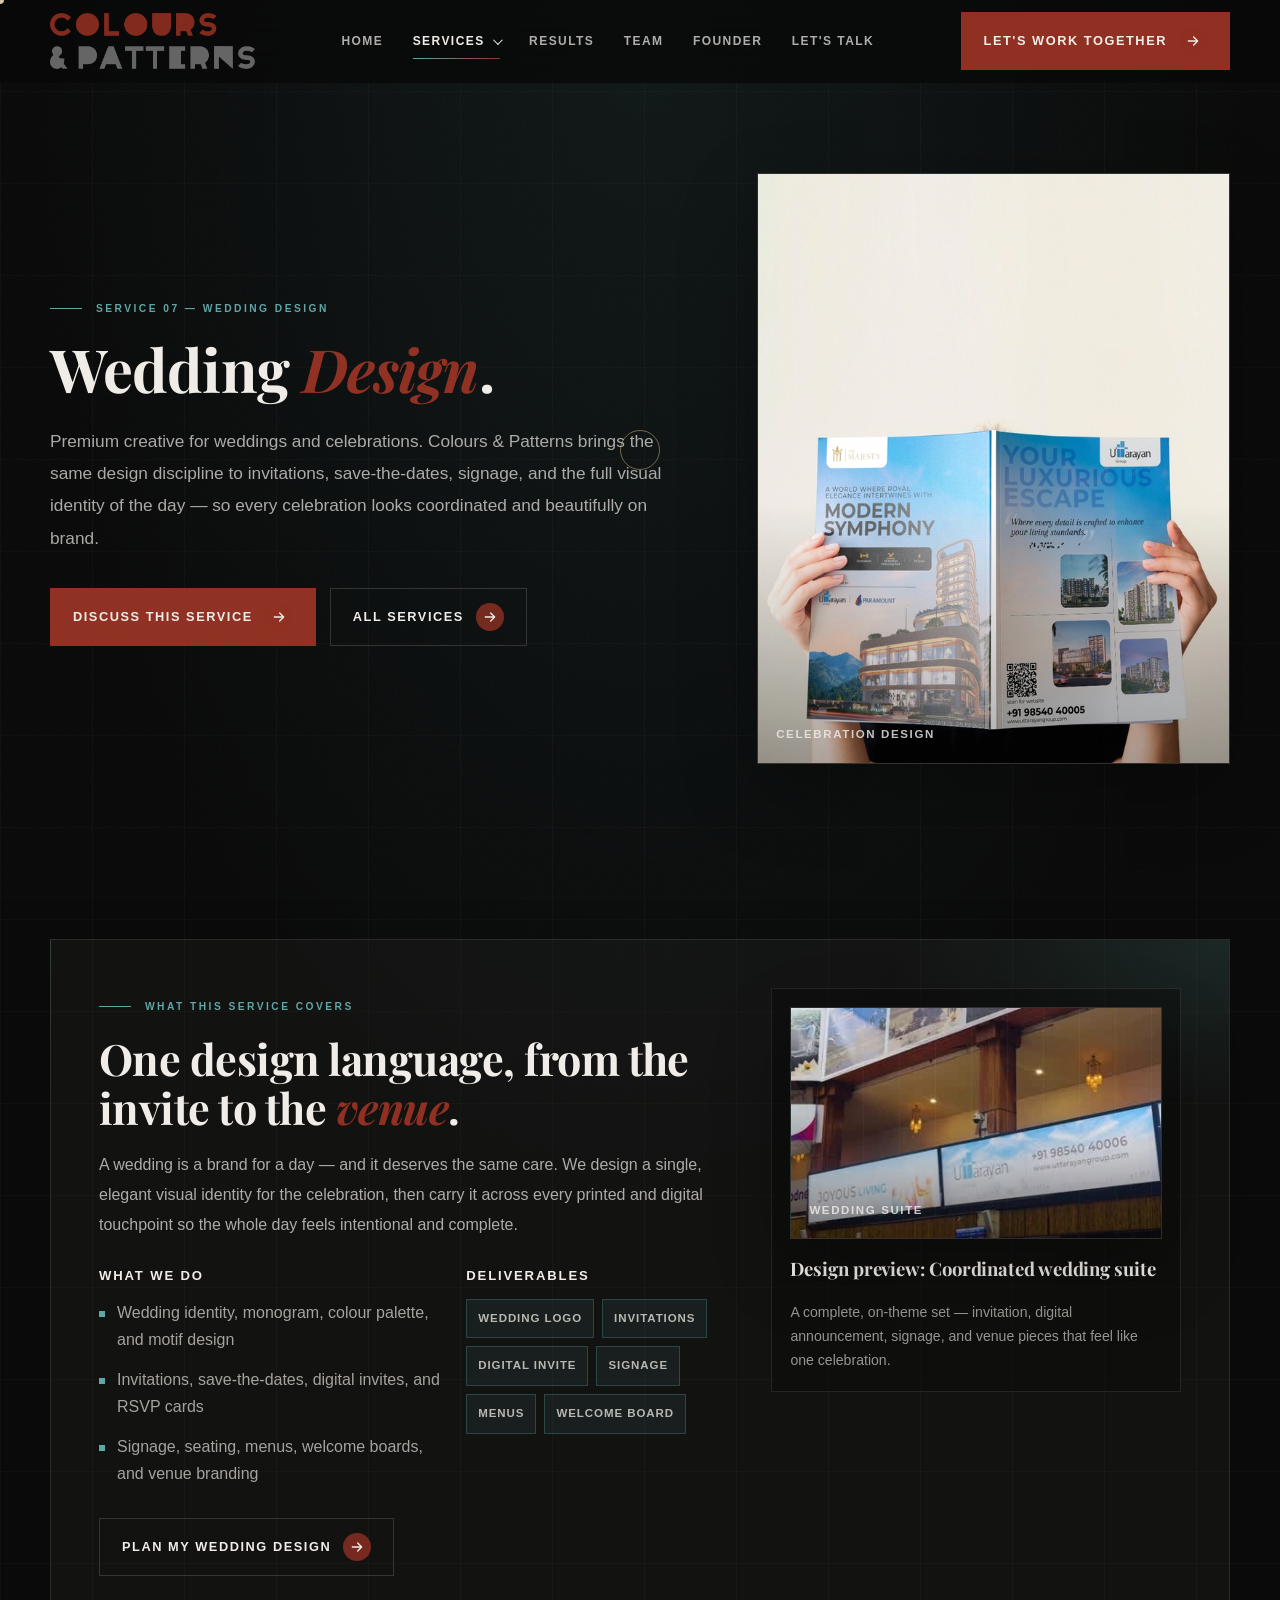
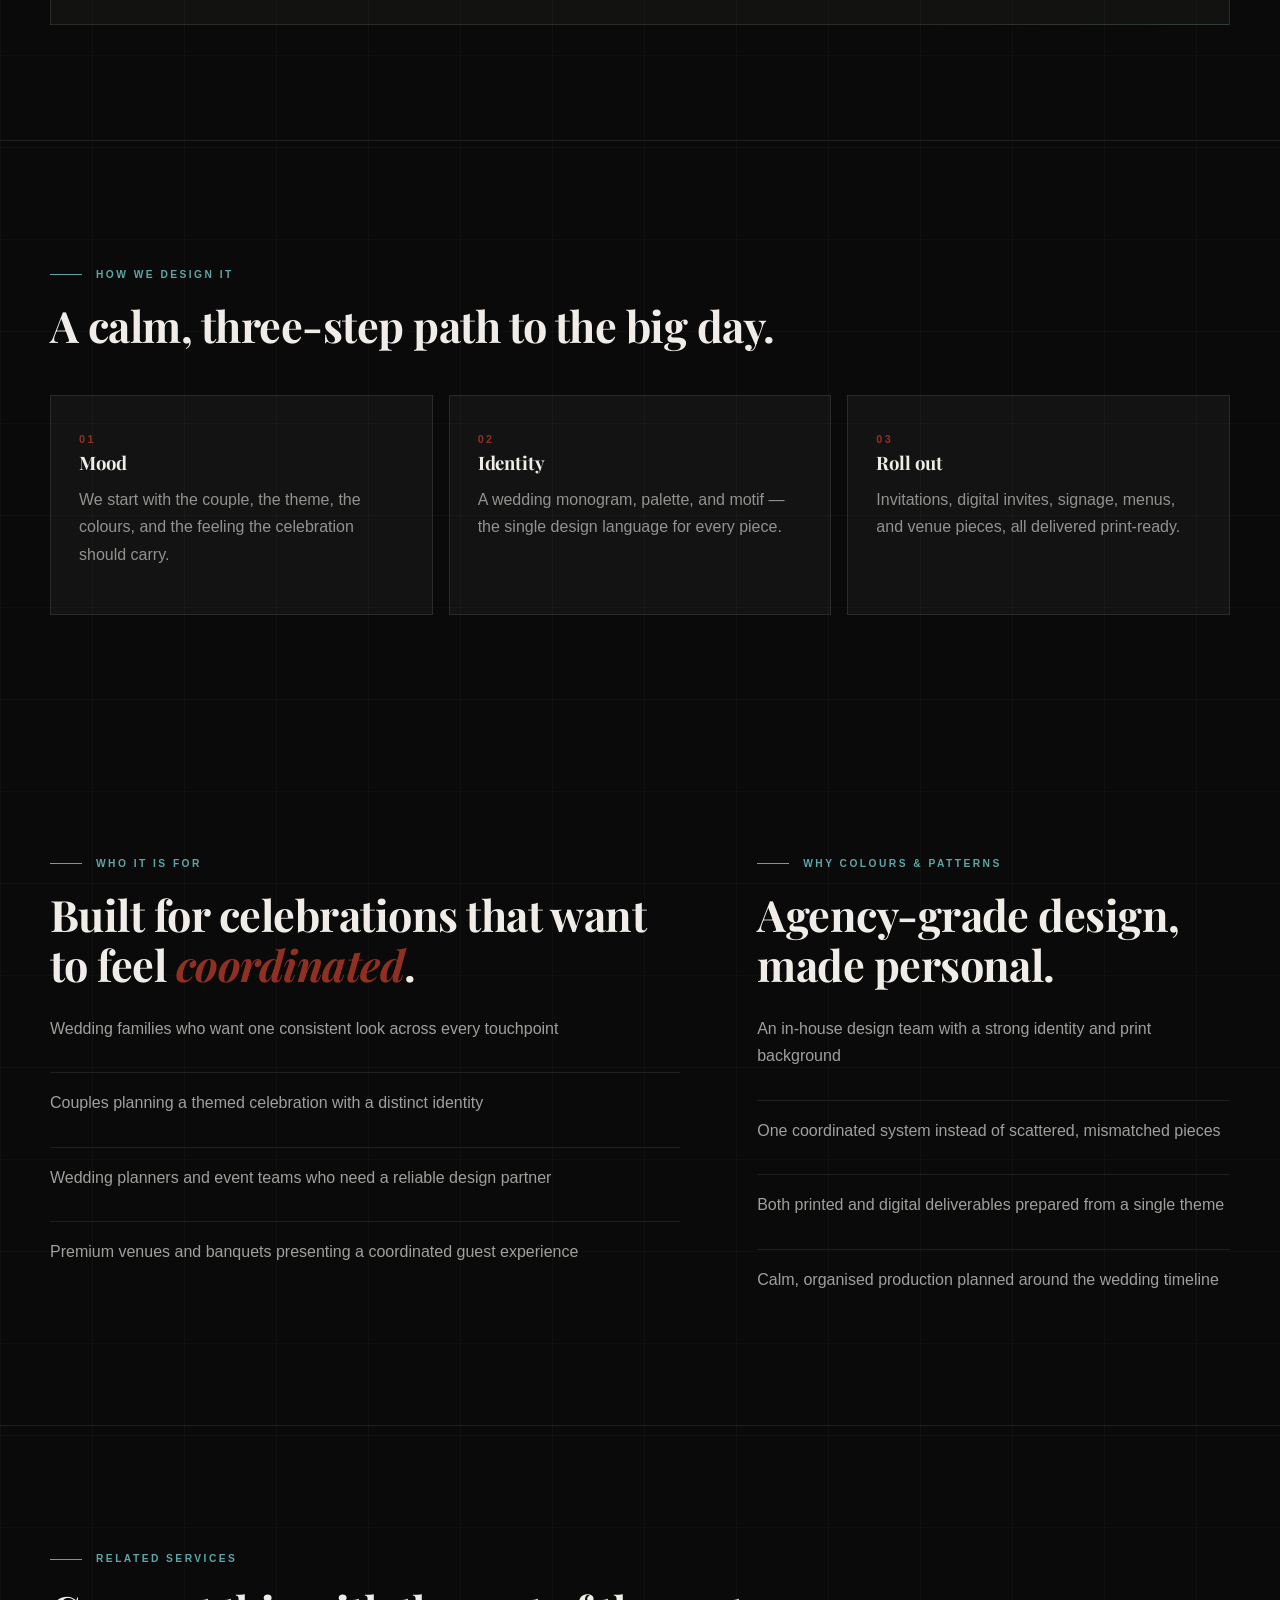
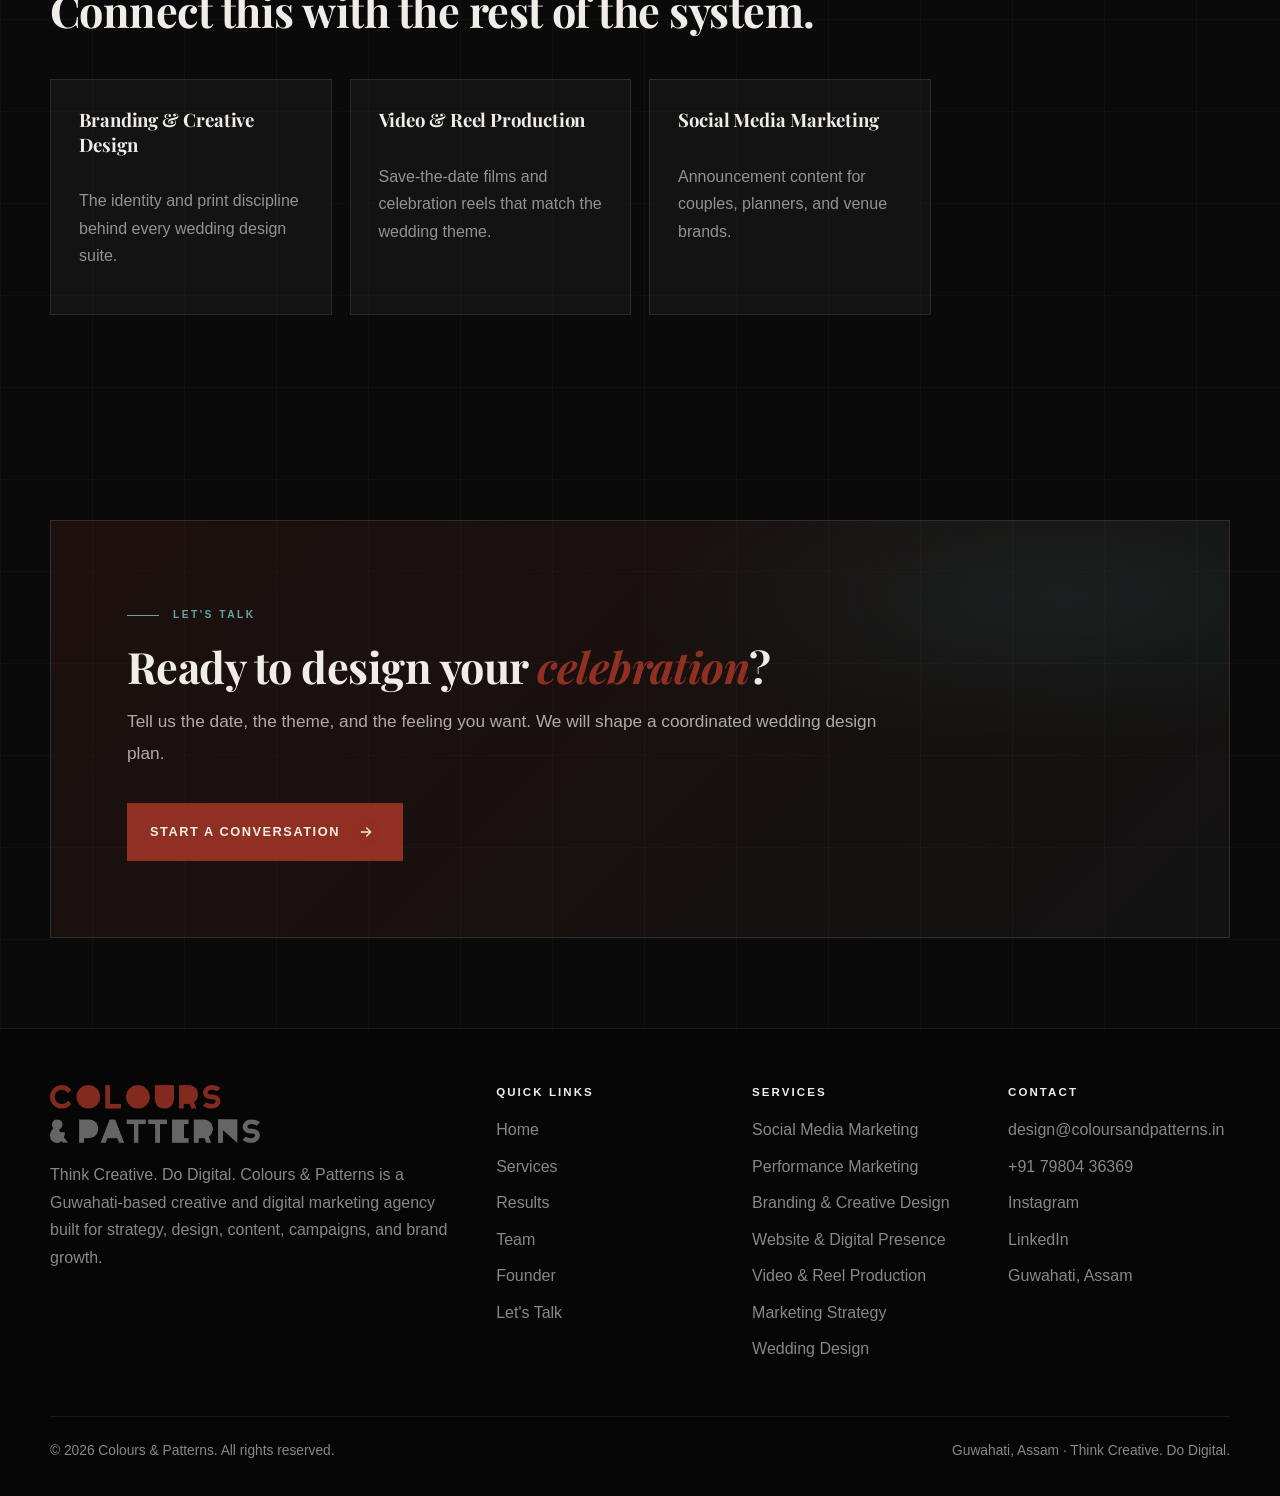
<file: wedding-design.html>
<!DOCTYPE html>
<html lang="en">
<head>
  <meta charset="UTF-8">
  <meta name="viewport" content="width=device-width, initial-scale=1.0">
  <title>Wedding Design | Colours & Patterns</title>
  <meta name="description" content="Wedding design by Colours & Patterns — wedding identity, invitations, save-the-dates, digital invites, signage, menus, and a fully coordinated celebration design system.">
  <meta name="theme-color" content="#0a0a0a">
  <link rel="preload" as="image" href="website/logo.png">
  <link rel="preconnect" href="https://fonts.googleapis.com">
  <link rel="preconnect" href="https://fonts.gstatic.com" crossorigin>
  <link href="https://fonts.googleapis.com/css2?family=Playfair+Display:ital,wght@0,500;0,600;0,700;0,800;0,900;1,400;1,500;1,700&display=swap" rel="stylesheet">
  <link rel="stylesheet" href="site-assets/styles.css">
  <noscript><style>.site-loader{display:none}</style></noscript>
</head>
<body data-page="services">
  <div class="scroll-progress" data-scroll-progress aria-hidden="true"></div>
  <a class="skip-link" href="#main">Skip to content</a>
  <div class="site-loader" data-site-loader role="status" aria-live="polite" aria-label="Loading Colours & Patterns">
    <div class="loader-inner">
      <img class="loader-logo" src="website/logo.png" alt="Colours & Patterns">
      <div class="loader-line" aria-hidden="true"><span class="loader-line-fill"></span></div>
      <div class="loader-foot">
        <span class="loader-count"><span data-loader-count>0</span><i>%</i></span>
        <span class="loader-tag">Think Creative. Do Digital.</span>
      </div>
    </div>
  </div>
  <div class="cursor-dot" aria-hidden="true"></div>
  <div class="cursor-ring" aria-hidden="true"></div>

  <header class="site-header" data-header>
    <div class="nav-wrap">
      <a class="brand" href="index.html" aria-label="Colours & Patterns home">
        <img class="brand-logo" src="website/logo.png" alt="Colours & Patterns">
      </a>
      <nav class="nav-links" aria-label="Primary navigation">
        <a href="index.html">Home</a>
        <div class="nav-dropdown" data-services-dropdown>
          <button class="nav-dropdown-toggle is-active" type="button" aria-expanded="false" aria-controls="services-menu" data-services-toggle>
            <span>Services</span><span class="nav-chevron" aria-hidden="true"></span>
          </button>
          <div class="nav-dropdown-menu" id="services-menu" role="menu" aria-label="Service pages">
            <a href="services.html" role="menuitem">All Services</a>
            <a href="social-media-marketing.html" role="menuitem">Social Media Marketing</a>
            <a href="performance-marketing.html" role="menuitem">Performance Marketing</a>
            <a href="branding-and-creative-design.html" role="menuitem">Branding &amp; Creative Design</a>
            <a href="website-and-digital-presence.html" role="menuitem">Website &amp; Digital Presence</a>
            <a href="video-and-reel-production.html" role="menuitem">Video &amp; Reel Production</a>
            <a href="marketing-strategy.html" role="menuitem">Marketing Strategy</a>
            <a class="is-active" href="wedding-design.html" role="menuitem">Wedding Design</a>
          </div>
        </div>
        <a href="results.html">Results</a>
        <a href="team.html">Team</a>
        <a href="founder.html">Founder</a>
        <a href="lets-talk.html">Let's Talk</a>
      </nav>
      <div class="nav-actions">
        <a class="btn nav-cta primary" href="lets-talk.html"><span>Let's Work Together</span><span class="btn-icon" aria-hidden="true"><svg viewBox="0 0 24 24"><path d="M5 12h14M13 6l6 6-6 6" fill="none" stroke="currentColor" stroke-width="2" stroke-linecap="round" stroke-linejoin="round"/></svg></span></a>
        <button class="menu-toggle" type="button" aria-label="Open menu" aria-expanded="false" data-menu-toggle>
          <span></span><span></span><span></span>
        </button>
      </div>
    </div>
  </header>

  <main id="main">
    <section class="hero compact-hero" aria-labelledby="page-title">
      <div class="container hero-grid">
        <div class="reveal">
          <p class="eyebrow">Service 07 — Wedding Design</p>
          <h1 id="page-title">Wedding <em>Design</em>.</h1>
          <p class="lead">Premium creative for weddings and celebrations. Colours & Patterns brings the same design discipline to invitations, save-the-dates, signage, and the full visual identity of the day — so every celebration looks coordinated and beautifully on brand.</p>
          <div class="hero-actions">
            <a class="btn primary" href="lets-talk.html"><span>Discuss This Service</span><span class="btn-icon" aria-hidden="true"><svg viewBox="0 0 24 24"><path d="M5 12h14M13 6l6 6-6 6" fill="none" stroke="currentColor" stroke-width="2" stroke-linecap="round" stroke-linejoin="round"/></svg></span></a>
            <a class="btn secondary" href="services.html"><span>All Services</span><span class="btn-icon" aria-hidden="true"><svg viewBox="0 0 24 24"><path d="M5 12h14M13 6l6 6-6 6" fill="none" stroke="currentColor" stroke-width="2" stroke-linecap="round" stroke-linejoin="round"/></svg></span></a>
          </div>
        </div>
        <div class="reveal">
          <figure class="image-frame hero-visual">
            <img src="site-assets/pdf-images/pdf-jpeg-009.jpg" alt="Wedding design and celebration creative by Colours and Patterns" loading="eager">
            <figcaption>Celebration Design</figcaption>
          </figure>
        </div>
      </div>
    </section>

    <section class="section service-stack" aria-labelledby="detail-title">
      <div class="container">
        <article class="service-detail reveal">
          <div class="service-detail-grid">
            <div class="service-copy">
              <p class="section-kicker">What this service covers</p>
              <h2 id="detail-title">One design language, from the invite to the <em>venue</em>.</h2>
              <p>A wedding is a brand for a day — and it deserves the same care. We design a single, elegant visual identity for the celebration, then carry it across every printed and digital touchpoint so the whole day feels intentional and complete.</p>
              <div class="service-columns">
                <div><h3>What we do</h3><ul class="deliverable-list"><li>Wedding identity, monogram, colour palette, and motif design</li><li>Invitations, save-the-dates, digital invites, and RSVP cards</li><li>Signage, seating, menus, welcome boards, and venue branding</li></ul></div>
                <div><h3>Deliverables</h3><ul class="pill-list"><li>Wedding logo</li><li>Invitations</li><li>Digital invite</li><li>Signage</li><li>Menus</li><li>Welcome board</li></ul></div>
              </div>
              <a class="btn secondary" href="lets-talk.html"><span>Plan My Wedding Design</span><span class="btn-icon" aria-hidden="true"><svg viewBox="0 0 24 24"><path d="M5 12h14M13 6l6 6-6 6" fill="none" stroke="currentColor" stroke-width="2" stroke-linecap="round" stroke-linejoin="round"/></svg></span></a>
            </div>
            <aside class="case-preview">
              <figure class="image-frame ratio-wide"><img src="site-assets/pdf-images/pdf-jpeg-010.jpg" alt="Wedding invitation and celebration design preview" loading="lazy"><figcaption>Wedding Suite</figcaption></figure>
              <h3>Design preview: Coordinated wedding suite</h3>
              <p>A complete, on-theme set — invitation, digital announcement, signage, and venue pieces that feel like one celebration.</p>
            </aside>
          </div>
        </article>
      </div>
    </section>

    <section class="section section-divider" aria-labelledby="approach-title">
      <div class="container">
        <div class="section-head reveal">
          <p class="section-kicker">How we design it</p>
          <h2 class="section-title" id="approach-title">A calm, three-step path to the big day.</h2>
        </div>
        <div class="step-grid">
          <article class="process-card reveal"><span class="number">01</span><h3>Mood</h3><p>We start with the couple, the theme, the colours, and the feeling the celebration should carry.</p></article>
          <article class="process-card reveal"><span class="number">02</span><h3>Identity</h3><p>A wedding monogram, palette, and motif — the single design language for every piece.</p></article>
          <article class="process-card reveal"><span class="number">03</span><h3>Roll out</h3><p>Invitations, digital invites, signage, menus, and venue pieces, all delivered print-ready.</p></article>
        </div>
      </div>
    </section>

    <section class="section" aria-labelledby="audience-title">
      <div class="container split-grid">
        <div class="reveal">
          <p class="section-kicker">Who it is for</p>
          <h2 class="section-title" id="audience-title">Built for celebrations that want to feel <em>coordinated</em>.</h2>
          <ul class="about-list">
            <li>Wedding families who want one consistent look across every touchpoint</li>
            <li>Couples planning a themed celebration with a distinct identity</li>
            <li>Wedding planners and event teams who need a reliable design partner</li>
            <li>Premium venues and banquets presenting a coordinated guest experience</li>
          </ul>
        </div>
        <div class="reveal">
          <p class="section-kicker">Why Colours &amp; Patterns</p>
          <h2 class="section-title">Agency-grade design, made personal.</h2>
          <ul class="about-list">
            <li>An in-house design team with a strong identity and print background</li>
            <li>One coordinated system instead of scattered, mismatched pieces</li>
            <li>Both printed and digital deliverables prepared from a single theme</li>
            <li>Calm, organised production planned around the wedding timeline</li>
          </ul>
        </div>
      </div>
    </section>

    <section class="section section-divider" aria-labelledby="related-title">
      <div class="container">
        <div class="section-head reveal">
          <p class="section-kicker">Related services</p>
          <h2 class="section-title" id="related-title">Connect this with the rest of the system.</h2>
        </div>
        <div class="link-grid">
          <a class="link-card reveal" href="branding-and-creative-design.html"><h3>Branding &amp; Creative Design</h3><p>The identity and print discipline behind every wedding design suite.</p></a>
          <a class="link-card reveal" href="video-and-reel-production.html"><h3>Video &amp; Reel Production</h3><p>Save-the-date films and celebration reels that match the wedding theme.</p></a>
          <a class="link-card reveal" href="social-media-marketing.html"><h3>Social Media Marketing</h3><p>Announcement content for couples, planners, and venue brands.</p></a>
        </div>
      </div>
    </section>

    <section class="section tight">
      <div class="container">
        <div class="cta-band reveal">
          <p class="section-kicker">Let's talk</p>
          <h2>Ready to design your <em>celebration</em>?</h2>
          <p class="section-lede">Tell us the date, the theme, and the feeling you want. We will shape a coordinated wedding design plan.</p>
          <div class="cta-actions"><a class="btn primary" href="lets-talk.html"><span>Start a Conversation</span><span class="btn-icon" aria-hidden="true"><svg viewBox="0 0 24 24"><path d="M5 12h14M13 6l6 6-6 6" fill="none" stroke="currentColor" stroke-width="2" stroke-linecap="round" stroke-linejoin="round"/></svg></span></a></div>
        </div>
      </div>
    </section>
  </main>

  <footer class="site-footer">
    <div class="container">
      <div class="footer-grid">
        <div>
          <img class="footer-logo" src="website/logo.png" alt="Colours & Patterns">
          <p>Think Creative. Do Digital. Colours & Patterns is a Guwahati-based creative and digital marketing agency built for strategy, design, content, campaigns, and brand growth.</p>
        </div>
        <div>
          <h3>Quick links</h3>
          <a href="index.html">Home</a>
          <a href="services.html">Services</a>
          <a href="results.html">Results</a>
          <a href="team.html">Team</a>
          <a href="founder.html">Founder</a>
          <a href="lets-talk.html">Let's Talk</a>
        </div>
        <div>
          <h3>Services</h3>
          <a href="social-media-marketing.html">Social Media Marketing</a>
          <a href="performance-marketing.html">Performance Marketing</a>
          <a href="branding-and-creative-design.html">Branding &amp; Creative Design</a>
          <a href="website-and-digital-presence.html">Website &amp; Digital Presence</a>
          <a href="video-and-reel-production.html">Video &amp; Reel Production</a>
          <a href="marketing-strategy.html">Marketing Strategy</a>
          <a href="wedding-design.html">Wedding Design</a>
        </div>
        <div>
          <h3>Contact</h3>
          <a href="mailto:design@coloursandpatterns.in">design@coloursandpatterns.in</a>
          <a href="tel:+917980436369">+91 79804 36369</a>
          <a href="https://www.instagram.com/coloursandpatterns_/" target="_blank" rel="noopener">Instagram</a>
          <a href="https://www.linkedin.com/company/coloursandpatternsghy/" target="_blank" rel="noopener">LinkedIn</a>
          <p>Guwahati, Assam</p>
        </div>
      </div>
      <div class="footer-bottom">
        <span>&copy; <span data-year></span> Colours & Patterns. All rights reserved.</span>
        <span>Guwahati, Assam &middot; Think Creative. Do Digital.</span>
      </div>
    </div>
  </footer>
  <script src="site-assets/app.js"></script>
</body>
</html>
</file>
<file: site-assets/styles.css>
﻿:root {
  --rust: #903022;
  --teal: #336666;
  --teal-bright: #5fa6a6;
  --champagne: #d9cfb1;
  --champagne-ink: #211b12;
  --black: #0a0a0a;
  --ink: #111111;
  --charcoal: #1a1a1a;
  --charcoal-2: #2a2a2a;
  --white: #f0ede8;
  --heading: #f0ede8;
  --muted: rgba(240, 237, 232, 0.7);
  --soft: rgba(240, 237, 232, 0.095);
  --line: rgba(240, 237, 232, 0.14);
  --display: "Playfair Display", Georgia, "Times New Roman", serif;
  --body: "Century Gothic", CenturyGothic, "AppleGothic", "Trebuchet MS", Arial, sans-serif;
  --max: 1180px;
  --ease: cubic-bezier(0.22, 1, 0.36, 1);
}

* { box-sizing: border-box; }
html { scroll-behavior: smooth; overflow-x: hidden; background: var(--black); }
body {
  margin: 0;
  font-family: var(--body);
  color: var(--white);
  background:
    linear-gradient(90deg, rgba(235, 232, 223, 0.026) 1px, transparent 1px),
    linear-gradient(0deg, rgba(235, 232, 223, 0.018) 1px, transparent 1px),
    radial-gradient(ellipse 70% 38% at 50% 0%, rgba(51, 102, 102, 0.16), transparent 68%),
    var(--black);
  background-size: 92px 92px, 92px 92px, auto, auto;
  line-height: 1.72;
  overflow-x: hidden;
  text-rendering: optimizeLegibility;
}

body::before {
  content: "";
  position: fixed;
  inset: 0;
  z-index: 900;
  pointer-events: none;
  opacity: 0.035;
  background-image: url("data:image/svg+xml,%3Csvg xmlns='http://www.w3.org/2000/svg' width='180' height='180' viewBox='0 0 180 180'%3E%3Cfilter id='n'%3E%3CfeTurbulence type='fractalNoise' baseFrequency='.7' numOctaves='3' stitchTiles='stitch'/%3E%3C/filter%3E%3Crect width='180' height='180' filter='url(%23n)' opacity='.7'/%3E%3C/svg%3E");
}

body.menu-open { overflow: hidden; }
body.is-loading { overflow: hidden; }
a { color: inherit; text-decoration: none; }
img, svg { display: block; max-width: 100%; }
button, input, textarea, select { font: inherit; }
button { border: 0; }
::selection { color: var(--black); background: var(--teal-bright); }

.cursor-dot,
.cursor-ring {
  display: none;
  position: fixed;
  left: 0;
  top: 0;
  z-index: 4500;
  pointer-events: none;
  transform: translate(-50%, -50%);
}

@media (pointer: fine) {
  body.cursor-ready,
  body.cursor-ready a,
  body.cursor-ready button,
  body.cursor-ready input,
  body.cursor-ready select,
  body.cursor-ready textarea {
    cursor: none;
  }

  body.cursor-ready .cursor-dot {
    display: block;
    width: 8px;
    height: 8px;
    border-radius: 50%;
    background: var(--champagne);
    mix-blend-mode: difference;
    transition: width 0.25s ease, height 0.25s ease, background 0.25s ease;
  }

  body.cursor-ready .cursor-ring {
    display: block;
    width: 40px;
    height: 40px;
    border: 1px solid rgba(216, 197, 139, 0.48);
    border-radius: 50%;
    transition: width 0.28s ease, height 0.28s ease, border-color 0.28s ease, background 0.28s ease;
  }

  body.cursor-hover .cursor-dot {
    width: 6px;
    height: 6px;
    background: var(--teal-bright);
  }

  body.cursor-hover .cursor-ring {
    width: 62px;
    height: 62px;
    border-color: rgba(216, 197, 139, 0.72);
    background: rgba(216, 197, 139, 0.045);
  }
}

.skip-link {
  position: fixed;
  top: 12px;
  left: 12px;
  z-index: 10000;
  padding: 10px 14px;
  color: var(--black);
  background: var(--white);
  transform: translateY(-140%);
  transition: transform 0.2s ease;
}
.skip-link:focus { transform: translateY(0); }

/* ===== Loading screen — "pattern fill" ===== */
.site-loader {
  position: fixed;
  inset: 0;
  z-index: 5000;
  display: grid;
  place-items: center;
  padding: 28px;
  color: var(--white);
  background:
    radial-gradient(ellipse 58% 48% at 50% 36%, rgba(144, 48, 34, 0.18), transparent 70%),
    radial-gradient(ellipse 44% 34% at 72% 72%, rgba(51, 102, 102, 0.16), transparent 72%),
    var(--black);
  transition: opacity 0.6s var(--ease), visibility 0.6s var(--ease);
}
.site-loader::before {
  content: "";
  position: absolute;
  inset: 0;
  pointer-events: none;
  background:
    linear-gradient(90deg, rgba(240, 237, 232, 0.03) 1px, transparent 1px),
    linear-gradient(0deg, rgba(240, 237, 232, 0.03) 1px, transparent 1px);
  background-size: 64px 64px;
  mask-image: radial-gradient(circle at center, #000 24%, transparent 76%);
}
.loader-inner {
  position: relative;
  z-index: 1;
  width: min(384px, 84vw);
  display: grid;
  gap: 26px;
  justify-items: center;
  text-align: center;
  transition: transform 0.6s var(--ease), opacity 0.5s var(--ease);
}
.loader-logo {
  width: clamp(176px, 48vw, 250px);
  height: auto;
  filter: drop-shadow(0 18px 40px rgba(0, 0, 0, 0.5));
  animation: loader-rise 0.7s var(--ease) both;
}
.loader-line {
  position: relative;
  width: 100%;
  height: 3px;
  background: repeating-linear-gradient(
    90deg,
    rgba(240, 237, 232, 0.16) 0 2px,
    transparent 2px 24px
  );
}
.loader-line-fill {
  position: absolute;
  left: 0;
  top: 0;
  bottom: 0;
  width: 0%;
  background: linear-gradient(90deg, var(--rust), var(--teal-bright));
  transition: width 0.16s linear;
}
.loader-line-fill::after {
  content: "";
  position: absolute;
  right: -5px;
  top: 50%;
  width: 10px;
  height: 10px;
  transform: translateY(-50%) rotate(45deg);
  background: var(--white);
  box-shadow: 0 0 14px rgba(240, 237, 232, 0.65);
}
.loader-foot {
  display: flex;
  align-items: baseline;
  justify-content: space-between;
  width: 100%;
}
.loader-count {
  font-family: var(--display);
  font-size: 1.6rem;
  font-weight: 700;
  line-height: 1;
  color: var(--white);
}
.loader-count i {
  margin-left: 1px;
  font-size: 0.9rem;
  font-style: italic;
  color: var(--rust);
}
.loader-tag {
  color: rgba(240, 237, 232, 0.42);
  font-size: 0.6rem;
  font-weight: 800;
  letter-spacing: 0.2em;
  text-transform: uppercase;
}
.is-loaded .site-loader {
  opacity: 0;
  visibility: hidden;
  pointer-events: none;
}
.is-loaded .loader-inner {
  transform: translateY(-14px);
  opacity: 0;
}
@keyframes loader-rise {
  from { opacity: 0; transform: translateY(16px); }
  to { opacity: 1; transform: translateY(0); }
}

.scroll-progress {
  position: fixed;
  top: 0;
  left: 0;
  z-index: 1200;
  width: 100%;
  height: 3px;
  background: linear-gradient(90deg, var(--rust), var(--teal), var(--champagne));
  transform: scaleX(0);
  transform-origin: left;
}

.container {
  width: min(var(--max), calc(100% - 48px));
  margin: 0 auto;
}

.site-header {
  position: sticky;
  top: 0;
  z-index: 1100;
  border-bottom: 1px solid transparent;
  background: rgba(8, 8, 8, 0.76);
  backdrop-filter: blur(18px);
  transition: background 0.25s ease, border-color 0.25s ease, box-shadow 0.25s ease;
}
.site-header.is-scrolled {
  border-color: rgba(240, 237, 232, 0.1);
  background: rgba(8, 8, 8, 0.92);
  box-shadow: 0 18px 50px rgba(0, 0, 0, 0.28);
}
.nav-wrap {
  width: min(var(--max), calc(100% - 48px));
  min-height: 82px;
  margin: 0 auto;
  display: flex;
  align-items: center;
  justify-content: space-between;
  gap: 24px;
}
.brand { display: inline-flex; align-items: center; min-width: 174px; }
.brand-logo { width: 205px; height: auto; }
.nav-links { display: flex; align-items: center; justify-content: center; gap: clamp(16px, 2.3vw, 32px); }
.nav-links a,
.nav-dropdown-toggle {
  position: relative;
  color: rgba(240, 237, 232, 0.72);
  background: transparent;
  font-size: 0.75rem;
  font-weight: 700;
  letter-spacing: 0.12em;
  text-transform: uppercase;
  white-space: nowrap;
  transition: color 0.2s ease;
  cursor: pointer;
}
.nav-links a::after,
.nav-dropdown-toggle::after {
  content: "";
  position: absolute;
  left: 0;
  bottom: -8px;
  width: 100%;
  height: 1px;
  background: linear-gradient(90deg, var(--teal-bright), var(--rust));
  transform: scaleX(0);
  transform-origin: right;
  transition: transform 0.28s var(--ease);
}
.nav-links a:hover,
.nav-links a:focus-visible,
.nav-links a.is-active,
.nav-dropdown-toggle:hover,
.nav-dropdown-toggle:focus-visible,
.nav-dropdown-toggle.is-active,
.nav-dropdown.is-open .nav-dropdown-toggle { color: var(--white); }
.nav-links a:hover::after,
.nav-links a:focus-visible::after,
.nav-links a.is-active::after,
.nav-dropdown-toggle:hover::after,
.nav-dropdown-toggle:focus-visible::after,
.nav-dropdown-toggle.is-active::after,
.nav-dropdown.is-open .nav-dropdown-toggle::after {
  transform: scaleX(1);
  transform-origin: left;
}
.nav-dropdown {
  position: relative;
  display: inline-flex;
  align-items: center;
}
.nav-dropdown-toggle {
  display: inline-flex;
  align-items: center;
  gap: 8px;
  padding: 0;
}
.nav-chevron {
  width: 7px;
  height: 7px;
  border-right: 1.5px solid currentColor;
  border-bottom: 1.5px solid currentColor;
  transform: rotate(45deg) translateY(-2px);
  transition: transform 0.25s var(--ease);
}
.nav-dropdown.is-open .nav-chevron {
  transform: rotate(225deg) translateY(-2px);
}
.nav-dropdown-menu {
  position: absolute;
  top: calc(100% + 24px);
  left: 50%;
  width: min(330px, 86vw);
  padding: 12px;
  display: grid;
  gap: 4px;
  background: rgba(8, 8, 8, 0.96);
  border: 1px solid rgba(240, 237, 232, 0.12);
  box-shadow: 0 24px 70px rgba(0, 0, 0, 0.42);
  opacity: 0;
  visibility: hidden;
  pointer-events: none;
  transform: translate(-50%, 10px);
  transition: opacity 0.24s ease, transform 0.3s var(--ease), visibility 0s linear 0.25s;
}
.nav-dropdown.is-open .nav-dropdown-menu {
  opacity: 1;
  visibility: visible;
  pointer-events: auto;
  transform: translate(-50%, 0);
  transition-delay: 0s;
}
.nav-dropdown-menu a {
  display: flex;
  align-items: center;
  justify-content: space-between;
  gap: 16px;
  padding: 12px 13px;
  color: rgba(240, 237, 232, 0.68);
  border: 1px solid transparent;
  background: rgba(240, 237, 232, 0.02);
  font-size: 0.72rem;
  letter-spacing: 0.1em;
}
.nav-dropdown-menu a::after {
  position: static;
  width: 16px;
  height: 1px;
  flex: 0 0 16px;
  background: var(--champagne);
  transform: scaleX(0);
}
.nav-dropdown-menu a:hover,
.nav-dropdown-menu a:focus-visible,
.nav-dropdown-menu a.is-active {
  color: var(--white);
  border-color: rgba(216, 197, 139, 0.26);
  background: rgba(51, 102, 102, 0.16);
}
.nav-actions { display: flex; align-items: center; gap: 14px; }
.menu-toggle {
  display: none;
  width: 46px;
  height: 46px;
  flex: 0 0 46px;
  align-items: center;
  justify-content: center;
  flex-direction: column;
  gap: 6px;
  color: var(--white);
  background: rgba(240, 237, 232, 0.05);
  border: 1px solid rgba(240, 237, 232, 0.14);
}
.menu-toggle span {
  width: 20px;
  height: 2px;
  background: currentColor;
  transition: transform 0.25s ease, opacity 0.25s ease;
}
.menu-open .menu-toggle span:nth-child(1) { transform: translateY(8px) rotate(45deg); }
.menu-open .menu-toggle span:nth-child(2) { opacity: 0; }
.menu-open .menu-toggle span:nth-child(3) { transform: translateY(-8px) rotate(-45deg); }

.btn {
  position: relative;
  isolation: isolate;
  display: inline-flex;
  align-items: center;
  justify-content: center;
  gap: 12px;
  min-height: 52px;
  padding: 14px 22px;
  overflow: hidden;
  color: var(--white);
  background: rgba(240, 237, 232, 0.055);
  border: 1px solid rgba(240, 237, 232, 0.16);
  font-size: 0.8rem;
  font-weight: 800;
  letter-spacing: 0.12em;
  text-transform: uppercase;
  transition: transform 0.35s var(--ease), border-color 0.35s ease, box-shadow 0.35s ease, background 0.35s ease;
}
.btn::before {
  content: "";
  position: absolute;
  inset: 0;
  z-index: -2;
  opacity: 0;
  background:
    linear-gradient(110deg, transparent 0%, rgba(240, 237, 232, 0.22) 38%, transparent 54%),
    linear-gradient(135deg, rgba(216, 197, 139, 0.25), rgba(51, 102, 102, 0.9) 48%, rgba(144, 48, 34, 0.32));
  background-size: 90px 100%, 100% 100%;
  background-position: -120px 0, 0 0;
  transition: opacity 0.25s ease, background-position 0.65s var(--ease);
}
.btn::after {
  content: "";
  position: absolute;
  inset: auto 18px 9px;
  height: 1px;
  background: var(--champagne);
  transform: scaleX(0);
  transform-origin: left;
  transition: transform 0.35s var(--ease);
}
.btn:hover,
.btn:focus-visible {
  transform: translateY(-4px);
  border-color: rgba(216, 197, 139, 0.72);
  background: rgba(51, 102, 102, 0.2);
  box-shadow: 0 22px 44px rgba(51, 102, 102, 0.24), 0 0 0 4px rgba(216, 197, 139, 0.12);
}
.btn:hover::before,
.btn:focus-visible::before {
  opacity: 1;
  background-position: 180% 0, 0 0;
}
.btn:hover::after,
.btn:focus-visible::after { transform: scaleX(1); }
.btn-icon {
  position: relative;
  display: inline-grid;
  place-items: center;
  width: 28px;
  height: 28px;
  flex: 0 0 28px;
  border-radius: 999px;
  background: rgba(144, 48, 34, 0.8);
  color: var(--white);
  transition: transform 0.42s var(--ease), color 0.3s ease, background 0.3s ease;
}
.btn-icon svg {
  width: 16px;
  height: 16px;
  transition: transform 0.42s var(--ease);
}
.btn-icon::after {
  content: "";
  position: absolute;
  width: 12px;
  height: 1px;
  right: 20px;
  background: rgba(216, 197, 139, 0.55);
  opacity: 0;
  transform: scaleX(0);
  transform-origin: right;
  transition: opacity 0.3s ease, transform 0.42s var(--ease);
}
.btn:hover .btn-icon,
.btn:focus-visible .btn-icon {
  color: var(--champagne-ink);
  background: var(--champagne);
  transform: translateX(5px) rotate(-8deg);
}
.btn:hover .btn-icon svg,
.btn:focus-visible .btn-icon svg {
  animation: arrow-glide 0.72s var(--ease) both;
}
.btn:hover .btn-icon::after,
.btn:focus-visible .btn-icon::after {
  opacity: 1;
  transform: scaleX(1);
}
@keyframes arrow-glide {
  0% { transform: translateX(0); }
  42% { transform: translateX(4px); }
  100% { transform: translateX(2px); }
}
.btn.primary { background: var(--rust); border-color: rgba(144, 48, 34, 0.9); }
.btn.secondary { background: transparent; }
.btn.text-link {
  min-height: auto;
  padding: 0;
  border: 0;
  background: transparent;
  box-shadow: none;
  letter-spacing: 0.1em;
}
.btn.text-link::after { inset: auto 0 -4px; }

.section { padding: clamp(78px, 9vw, 132px) 0; }
.section.tight { padding: clamp(58px, 7vw, 90px) 0; }
.section-divider { border-top: 1px solid rgba(240, 237, 232, 0.09); }
.section-kicker,
.eyebrow {
  display: inline-flex;
  align-items: center;
  gap: 14px;
  margin: 0 0 18px;
  color: var(--teal-bright);
  font-size: 0.64rem;
  font-weight: 800;
  letter-spacing: 0.24em;
  text-transform: uppercase;
}
.section-kicker::before,
.eyebrow::before {
  content: "";
  width: 32px;
  height: 1px;
  background: currentColor;
}
h1, h2, h3, p { margin-top: 0; }
h1,
.page-title {
  max-width: 920px;
  margin-bottom: 24px;
  font-family: var(--display);
  color: var(--heading);
  font-size: 3.72rem;
  font-weight: 700;
  line-height: 1.1;
  letter-spacing: -0.015em;
}
h2,
.section-title {
  max-width: 860px;
  margin-bottom: 20px;
  font-family: var(--display);
  color: var(--heading);
  font-size: 2.7rem;
  font-weight: 700;
  line-height: 1.14;
  letter-spacing: -0.012em;
}
h3 {
  color: var(--heading);
  font-family: var(--display);
  font-size: 1.16rem;
  font-weight: 700;
  line-height: 1.32;
  letter-spacing: -0.005em;
}
h1 em,
h2 em,
h3 em,
.page-title em,
.section-title em {
  font-style: italic;
  color: var(--rust);
}
.lead,
.section-lede {
  max-width: 760px;
  color: var(--muted);
  font-size: 1.08rem;
  line-height: 1.86;
}
.muted { color: rgba(240, 237, 232, 0.58); }
.accent { color: var(--rust); font-style: italic; }
.text-teal { color: var(--teal-bright); }
.text-warm { color: var(--rust); }

.hero {
  min-height: calc(100vh - 82px);
  display: grid;
  align-items: center;
  padding: clamp(76px, 8vw, 116px) 0 clamp(58px, 7vw, 96px);
}
.hero-grid,
.split-grid {
  display: grid;
  grid-template-columns: minmax(0, 1.04fr) minmax(320px, 0.78fr);
  gap: clamp(34px, 6vw, 78px);
  align-items: center;
}

.hero-grid > *,
.split-grid > * {
  min-width: 0;
}
.hero-actions,
.cta-actions {
  display: flex;
  flex-wrap: wrap;
  gap: 14px;
  margin-top: 34px;
}
.hero-proof {
  display: grid;
  grid-template-columns: repeat(3, minmax(0, 1fr));
  gap: 1px;
  margin-top: 46px;
  border: 1px solid rgba(240, 237, 232, 0.1);
  background: rgba(240, 237, 232, 0.08);
}
.proof-item {
  min-height: 118px;
  padding: 20px;
  background: rgba(8, 8, 8, 0.78);
}
.proof-item strong {
  display: block;
  font-family: var(--display);
  font-size: 2rem;
  line-height: 1;
}
.proof-item span {
  display: block;
  margin-top: 10px;
  color: rgba(240, 237, 232, 0.58);
  font-size: 0.78rem;
  text-transform: uppercase;
  letter-spacing: 0.1em;
}

.image-placeholder {
  position: relative;
  min-height: 280px;
  display: grid;
  place-items: center;
  overflow: hidden;
  border: 1px solid rgba(240, 237, 232, 0.12);
  background:
    linear-gradient(135deg, rgba(144, 48, 34, 0.18), rgba(51, 102, 102, 0.12)),
    radial-gradient(circle at 24% 26%, rgba(216, 197, 139, 0.11), transparent 30%),
    rgba(240, 237, 232, 0.035);
}
.image-placeholder::before {
  content: "";
  position: absolute;
  inset: 18px;
  border: 1px solid rgba(240, 237, 232, 0.08);
}
.image-placeholder::after {
  content: "";
  position: absolute;
  inset: 0;
  background:
    linear-gradient(90deg, rgba(240, 237, 232, 0.035) 1px, transparent 1px),
    linear-gradient(0deg, rgba(240, 237, 232, 0.028) 1px, transparent 1px);
  background-size: 34px 34px;
  mask-image: radial-gradient(circle at 50% 50%, black, transparent 78%);
}
.placeholder-inner {
  position: relative;
  z-index: 2;
  max-width: 280px;
  padding: 34px;
  text-align: center;
  overflow-wrap: anywhere;
}
.placeholder-inner span {
  display: block;
  margin-bottom: 10px;
  color: var(--champagne);
  font-size: 0.62rem;
  font-weight: 800;
  letter-spacing: 0.22em;
  text-transform: uppercase;
}
.placeholder-inner strong {
  display: block;
  color: var(--white);
  font-family: var(--display);
  font-size: 2.05rem;
  line-height: 1.05;
}
.placeholder-inner small {
  display: block;
  margin-top: 14px;
  color: rgba(240, 237, 232, 0.48);
}
.image-frame {
  position: relative;
  isolation: isolate;
  margin: 0;
  overflow: hidden;
  border: 1px solid rgba(240, 237, 232, 0.13);
  background:
    linear-gradient(135deg, rgba(144, 48, 34, 0.16), transparent 42%),
    linear-gradient(315deg, rgba(33, 113, 114, 0.14), transparent 46%),
    rgba(15, 15, 15, 0.92);
  box-shadow: 0 26px 70px rgba(0, 0, 0, 0.28);
}
.image-frame img {
  width: 100%;
  height: 100%;
  min-height: inherit;
  object-fit: cover;
  filter: saturate(0.9) contrast(1.04);
  transition: transform 0.75s var(--ease), filter 0.75s var(--ease);
}
.image-frame::after {
  content: "";
  position: absolute;
  inset: 0;
  z-index: 1;
  pointer-events: none;
  background:
    linear-gradient(180deg, transparent 46%, rgba(0, 0, 0, 0.5)),
    linear-gradient(90deg, rgba(240, 237, 232, 0.04) 1px, transparent 1px);
  background-size: auto, 36px 36px;
}
.image-frame:hover img { transform: scale(1.04); filter: saturate(1) contrast(1.08); }
.image-frame figcaption {
  position: absolute;
  left: 18px;
  right: 18px;
  bottom: 18px;
  z-index: 2;
  color: rgba(240, 237, 232, 0.82);
  font-size: 0.72rem;
  font-weight: 800;
  letter-spacing: 0.14em;
  text-transform: uppercase;
}
.ratio-wide { aspect-ratio: 16 / 10; min-height: 240px; }
.ratio-square { aspect-ratio: 1 / 1; min-height: 240px; }
.ratio-portrait { aspect-ratio: 4 / 5; min-height: 320px; }

.value-strip,
.card-grid,
.service-grid,
.work-grid,
.results-grid,
.process-grid,
.link-grid {
  display: grid;
  gap: 18px;
}
.value-strip { grid-template-columns: repeat(6, minmax(0, 1fr)); }
.card-grid,
.service-grid { grid-template-columns: repeat(3, minmax(0, 1fr)); }
.work-grid,
.results-grid { grid-template-columns: repeat(2, minmax(0, 1fr)); }
.process-grid { grid-template-columns: repeat(4, minmax(0, 1fr)); }
.link-grid { grid-template-columns: repeat(4, minmax(0, 1fr)); }

.card,
.service-card,
.work-card,
.result-card,
.process-card,
.link-card,
.faq-item {
  position: relative;
  overflow: hidden;
  border: 1px solid rgba(240, 237, 232, 0.11);
  background: rgba(240, 237, 232, 0.035);
  transition: transform 0.32s var(--ease), border-color 0.32s ease, background 0.32s ease, box-shadow 0.32s ease;
}
.card::before,
.service-card::before,
.work-card::before,
.result-card::before,
.process-card::before,
.link-card::before {
  content: "";
  position: absolute;
  inset: 0;
  pointer-events: none;
  background: linear-gradient(135deg, rgba(216, 197, 139, 0.12), transparent 42%, rgba(51, 102, 102, 0.08));
  opacity: 0;
  transition: opacity 0.3s ease;
}
.card:hover,
.service-card:hover,
.work-card:hover,
.result-card:hover,
.process-card:hover,
.link-card:hover {
  transform: translateY(-5px);
  border-color: rgba(216, 197, 139, 0.46);
  background: rgba(51, 102, 102, 0.075);
  box-shadow: 0 22px 44px rgba(0, 0, 0, 0.24);
}
.card:hover::before,
.service-card:hover::before,
.work-card:hover::before,
.result-card:hover::before,
.process-card:hover::before,
.link-card:hover::before { opacity: 1; }
.card,
.service-card,
.result-card,
.process-card,
.link-card { padding: 28px; }
.service-card,
.work-card,
.link-card { display: flex; flex-direction: column; gap: 20px; }
.work-copy { padding: 0 2px 4px; }
.work-copy h3,
.service-card h3,
.card h3,
.result-card h3,
.process-card h3,
.link-card h3 {
  margin-bottom: 10px;
}
.card .number,
.process-card .number {
  color: var(--rust);
  font-size: 0.68rem;
  font-weight: 900;
  letter-spacing: 0.22em;
}
.card p,
.service-card p,
.work-card p,
.work-copy p,
.result-card p,
.process-card p,
.link-card p { color: rgba(240, 237, 232, 0.58); }
.service-card .image-placeholder,
.work-card .image-placeholder,
.link-card .image-placeholder,
.service-card .image-frame,
.work-card .image-frame,
.link-card .image-frame { min-height: 170px; }
.card-footer { margin-top: auto; }

.client-showcase {
  display: grid;
  grid-template-columns: minmax(0, 0.9fr) minmax(0, 1.1fr);
  gap: clamp(28px, 5vw, 64px);
  align-items: start;
}
.client-list {
  display: grid;
  grid-template-columns: repeat(2, minmax(0, 1fr));
  gap: 12px;
}
.client-card {
  padding: 18px;
  border: 1px solid rgba(240, 237, 232, 0.11);
  background: rgba(240, 237, 232, 0.045);
}
.client-card strong {
  display: block;
  margin-bottom: 6px;
  color: var(--white);
  font-size: 0.94rem;
}
.client-card span {
  color: rgba(240, 237, 232, 0.56);
  font-size: 0.78rem;
  line-height: 1.55;
}
.client-media-grid {
  display: grid;
  grid-template-columns: repeat(2, minmax(0, 1fr));
  gap: 14px;
}
.client-media-grid .image-frame { min-height: 190px; }
.proof-quote {
  margin-top: 22px;
  padding: 24px;
  border: 1px solid rgba(216, 197, 139, 0.2);
  background: rgba(216, 197, 139, 0.055);
  color: rgba(240, 237, 232, 0.72);
}
.proof-quote blockquote {
  margin: 0;
  font-size: 1.02rem;
  line-height: 1.8;
}
.proof-quote cite {
  display: block;
  margin-top: 14px;
  color: var(--champagne);
  font-size: 0.74rem;
  font-style: normal;
  font-weight: 800;
  letter-spacing: 0.14em;
  text-transform: uppercase;
}

.about-list {
  display: grid;
  gap: 14px;
  margin: 26px 0 0;
  padding: 0;
  list-style: none;
}
.about-list li {
  padding: 16px 0;
  border-top: 1px solid rgba(240, 237, 232, 0.09);
  color: rgba(240, 237, 232, 0.66);
}
.about-list strong { color: var(--white); }

.cta-band {
  position: relative;
  overflow: hidden;
  padding: clamp(42px, 7vw, 76px);
  border: 1px solid rgba(240, 237, 232, 0.12);
  background:
    radial-gradient(ellipse 60% 60% at 86% 18%, rgba(51, 102, 102, 0.18), transparent 60%),
    linear-gradient(135deg, rgba(144, 48, 34, 0.14), rgba(240, 237, 232, 0.035));
}
.cta-band h2 { margin-bottom: 14px; }

.faq-list { display: grid; gap: 12px; }
.faq-item { padding: 0; }
.faq-item summary {
  cursor: pointer;
  padding: 22px 24px;
  list-style: none;
  font-weight: 800;
}
.faq-item summary::-webkit-details-marker { display: none; }
.faq-item p {
  margin: 0;
  padding: 0 24px 24px;
  color: rgba(240, 237, 232, 0.62);
}

.contact-grid {
  display: grid;
  grid-template-columns: minmax(280px, 0.8fr) minmax(0, 1.2fr);
  gap: clamp(34px, 6vw, 78px);
  align-items: start;
}
.contact-list { display: grid; gap: 16px; margin-top: 30px; }
.contact-link {
  display: grid;
  grid-template-columns: 46px 1fr;
  gap: 16px;
  align-items: start;
  padding: 16px 0;
  border-top: 1px solid rgba(240, 237, 232, 0.09);
  color: rgba(240, 237, 232, 0.72);
}
.contact-link span:first-child {
  display: grid;
  place-items: center;
  width: 46px;
  height: 46px;
  border: 1px solid rgba(240, 237, 232, 0.12);
  color: var(--champagne);
  font-weight: 900;
}
.contact-link strong {
  display: block;
  margin-bottom: 4px;
  color: var(--white);
  font-size: 0.68rem;
  letter-spacing: 0.18em;
  text-transform: uppercase;
}
.contact-form {
  padding: clamp(24px, 4vw, 42px);
  border: 1px solid rgba(240, 237, 232, 0.12);
  background: rgba(240, 237, 232, 0.035);
}
.form-grid {
  display: grid;
  grid-template-columns: repeat(2, minmax(0, 1fr));
  gap: 18px;
}
.field { display: grid; gap: 8px; }
.field.full { grid-column: 1 / -1; }
.field label {
  color: rgba(240, 237, 232, 0.42);
  font-size: 0.62rem;
  font-weight: 800;
  letter-spacing: 0.18em;
  text-transform: uppercase;
}
input, select, textarea {
  width: 100%;
  min-height: 52px;
  color: var(--white);
  background: rgba(8, 8, 8, 0.72);
  border: 1px solid rgba(240, 237, 232, 0.12);
  border-radius: 0;
  padding: 14px 16px;
  outline: 0;
  transition: border-color 0.25s ease, box-shadow 0.25s ease, background 0.25s ease;
}
select { appearance: none; }
select option { background: var(--charcoal); color: var(--white); }
textarea { min-height: 150px; resize: vertical; }
input:focus, select:focus, textarea:focus {
  border-color: rgba(216, 197, 139, 0.7);
  background: rgba(240, 237, 232, 0.055);
  box-shadow: 0 0 0 3px rgba(216, 197, 139, 0.13);
}
.form-status { min-height: 24px; color: var(--champagne); font-weight: 800; }

.site-footer {
  padding: 56px 0 34px;
  border-top: 1px solid rgba(240, 237, 232, 0.1);
  background: rgba(5, 5, 5, 0.74);
}
.footer-grid {
  display: grid;
  grid-template-columns: minmax(240px, 1.3fr) repeat(3, minmax(150px, 0.7fr));
  gap: 34px;
}
.footer-logo { width: 210px; margin-bottom: 18px; }
.footer-grid p,
.footer-grid a,
.footer-bottom { color: rgba(240, 237, 232, 0.56); }
.footer-grid h2,
.footer-grid h3 {
  margin-bottom: 16px;
  font-family: var(--body);
  font-size: 0.72rem;
  letter-spacing: 0.18em;
  text-transform: uppercase;
}
.footer-grid a { display: block; margin: 9px 0; transition: color 0.2s ease; }
.footer-grid a:hover { color: var(--champagne); }
.footer-bottom {
  display: flex;
  justify-content: space-between;
  gap: 16px;
  margin-top: 44px;
  padding-top: 22px;
  border-top: 1px solid rgba(240, 237, 232, 0.08);
  font-size: 0.86rem;
}

.reveal {
  opacity: 0;
  transform: translateY(22px);
  transition: opacity 0.7s var(--ease), transform 0.7s var(--ease);
}
.reveal.is-visible { opacity: 1; transform: translateY(0); }

@media (prefers-reduced-motion: reduce) {
  *, *::before, *::after {
    animation-duration: 0.01ms !important;
    animation-iteration-count: 1 !important;
    scroll-behavior: auto !important;
    transition-duration: 0.01ms !important;
  }
  .reveal { opacity: 1; transform: none; }
}

@media (max-width: 1080px) {
  h1, .page-title { font-size: 3.4rem; }
  h2, .section-title { font-size: 2.55rem; }
  .hero-grid,
  .split-grid,
  .contact-grid,
  .client-showcase,
  .footer-grid { grid-template-columns: 1fr; }
  .value-strip,
  .service-grid,
  .card-grid,
  .link-grid { grid-template-columns: repeat(2, minmax(0, 1fr)); }
  .process-grid { grid-template-columns: repeat(2, minmax(0, 1fr)); }
}

@media (max-width: 860px) {
  .site-header,
  .site-header.is-scrolled {
    background: rgba(8, 8, 8, 0.94);
    backdrop-filter: none;
  }
  .nav-wrap { width: min(var(--max), calc(100% - 32px)); min-height: 70px; }
  .brand { min-width: 0; }
  .brand-logo { width: 154px; }
  .nav-cta { display: none; }
  .menu-toggle {
    position: fixed;
    top: 12px;
    right: 16px;
    z-index: 1302;
    display: inline-flex;
    background: rgba(8, 8, 8, 0.82);
    border-color: rgba(216, 197, 139, 0.32);
    box-shadow: 0 12px 28px rgba(0, 0, 0, 0.28);
  }
  .menu-open .menu-toggle {
    position: fixed;
    top: 12px;
    right: 16px;
    background: rgba(8, 8, 8, 0.96);
    border-color: rgba(216, 197, 139, 0.58);
  }
  body.menu-open { overflow: hidden; }
  .nav-links {
    position: fixed;
    inset: 0;
    z-index: 1200;
    width: auto;
    height: 100vh;
    height: 100dvh;
    display: flex;
    flex-direction: column;
    align-items: flex-start;
    justify-content: flex-start;
    gap: 14px;
    padding: 98px 24px 40px;
    overflow-y: auto;
    background:
      radial-gradient(ellipse 70% 42% at 20% 0%, rgba(144, 48, 34, 0.16), transparent 72%),
      rgba(8, 8, 8, 0.995);
    backdrop-filter: blur(18px);
    opacity: 0;
    visibility: hidden;
    pointer-events: none;
    transform: translateY(10px);
    transition: opacity 0.28s ease, transform 0.34s var(--ease), visibility 0s linear 0.34s;
  }
  .menu-open .nav-links {
    opacity: 1;
    visibility: visible;
    pointer-events: auto;
    transform: translateX(0);
    transition-delay: 0s;
  }
  .nav-links a {
    font-family: var(--display);
    font-size: 2rem;
    line-height: 1.05;
    letter-spacing: 0;
    text-transform: none;
  }
  .nav-dropdown {
    width: 100%;
    display: grid;
    gap: 14px;
  }
  .nav-dropdown-toggle {
    width: 100%;
    justify-content: space-between;
    font-family: var(--display);
    font-size: 2rem;
    line-height: 1.05;
    letter-spacing: 0;
    text-transform: none;
  }
  .nav-dropdown-toggle::after {
    bottom: -8px;
  }
  .nav-dropdown-menu {
    position: static;
    width: 100%;
    max-height: 0;
    padding: 0;
    gap: 6px;
    border: 0;
    box-shadow: none;
    background: transparent;
    opacity: 1;
    visibility: visible;
    overflow: hidden;
    transform: none;
    transition: max-height 0.34s var(--ease), padding 0.34s var(--ease);
  }
  .nav-dropdown.is-open .nav-dropdown-menu {
    max-height: 480px;
    padding: 8px 0 4px;
    transform: none;
  }
  .nav-dropdown-menu a {
    padding: 11px 0 11px 16px;
    font-family: var(--body);
    font-size: 0.72rem;
    line-height: 1.35;
    letter-spacing: 0.12em;
    text-transform: uppercase;
    border-left: 1px solid rgba(240, 237, 232, 0.12);
  }
  .container { width: min(var(--max), calc(100% - 32px)); }
  .hero { min-height: auto; padding-top: 86px; }
  .hero-proof,
  .client-list,
  .client-media-grid,
  .work-grid,
  .results-grid,
  .form-grid { grid-template-columns: 1fr; }
  .hero .hero-proof {
    grid-template-columns: repeat(3, minmax(0, 1fr));
    margin-top: 28px;
  }
  .hero .proof-item {
    min-height: 94px;
    padding: 14px 10px;
  }
  .hero .proof-item strong { font-size: 1.45rem; }
  .hero .proof-item span {
    margin-top: 8px;
    font-size: 0.64rem;
    line-height: 1.35;
  }
  .hero .ratio-portrait {
    aspect-ratio: 16 / 10;
    min-height: 230px;
  }
  .field.full { grid-column: auto; }
  .footer-bottom { flex-direction: column; }
  .placeholder-inner {
    max-width: 100%;
    padding: 24px;
  }
  .placeholder-inner strong {
    font-size: 1.72rem;
  }
  .placeholder-inner small {
    font-size: 0.82rem;
    line-height: 1.55;
  }
  .service-card .image-placeholder,
  .work-card .image-placeholder,
  .link-card .image-placeholder {
    min-height: 210px;
  }
}

@media (max-width: 620px) {
  body { background-size: 62px 62px, 62px 62px, auto, auto; }
  h1, .page-title { font-size: 2.65rem; }
  h2, .section-title { font-size: 2.1rem; }
  .lead, .section-lede { font-size: 1rem; }
  .hero-actions,
  .cta-actions { flex-direction: column; align-items: stretch; }
  .btn { width: 100%; }
  .value-strip,
  .service-grid,
  .card-grid,
  .process-grid,
  .link-grid { grid-template-columns: 1fr; }
  .card,
  .service-card,
  .result-card,
  .process-card,
  .link-card { padding: 22px; }
  .image-placeholder {
    min-height: 230px;
  }
  .image-frame {
    min-height: 230px;
  }
  .ratio-wide,
  .ratio-square,
  .ratio-portrait {
    min-height: 230px;
  }
  .service-card,
  .work-card,
  .link-card {
    gap: 16px;
  }
  .work-copy {
    padding: 0;
  }
  .cta-band { padding: 30px 22px; }
}

/* ===== Alignment refinements ===== */
.split-grid { align-items: start; }
.hero-grid { align-items: center; }
.value-strip .card {
  display: flex;
  align-items: center;
  justify-content: flex-start;
  min-height: 116px;
}
.value-strip .card h3 { margin: 0; }
.service-card > div:not(.card-footer) { flex: 1 1 auto; }
.work-card .work-copy { display: flex; flex-direction: column; gap: 10px; }
.about-list li:first-child { padding-top: 0; border-top: 0; }
.hero-actions .btn,
.cta-actions .btn { flex: 0 0 auto; }
figure.image-frame { height: 100%; }

/* ===== Stat / metric grid ===== */
.metric-grid {
  display: grid;
  grid-template-columns: repeat(4, minmax(0, 1fr));
  gap: 1px;
  margin-top: 30px;
  border: 1px solid rgba(240, 237, 232, 0.1);
  background: rgba(240, 237, 232, 0.08);
}
.metric {
  display: flex;
  flex-direction: column;
  justify-content: center;
  min-height: 138px;
  padding: 26px 24px;
  background: rgba(8, 8, 8, 0.82);
}
.metric strong {
  font-family: var(--display);
  font-size: 2.5rem;
  font-weight: 900;
  line-height: 1;
  color: var(--white);
}
.metric span {
  margin-top: 12px;
  color: rgba(240, 237, 232, 0.58);
  font-size: 0.74rem;
  font-weight: 700;
  letter-spacing: 0.12em;
  text-transform: uppercase;
}

/* ===== Team grid ===== */
.team-grid {
  display: grid;
  grid-template-columns: repeat(3, minmax(0, 1fr));
  gap: 14px;
}
.team-card {
  display: flex;
  flex-direction: column;
  gap: 8px;
  padding: 24px;
  border: 1px solid rgba(240, 237, 232, 0.11);
  background: rgba(240, 237, 232, 0.035);
  transition: transform 0.3s var(--ease), border-color 0.3s ease, background 0.3s ease;
}
.team-card:hover {
  transform: translateY(-4px);
  border-color: rgba(216, 197, 139, 0.4);
  background: rgba(51, 102, 102, 0.07);
}
.team-card strong {
  color: var(--white);
  font-size: 1.02rem;
  letter-spacing: 0.01em;
}
.team-card span {
  color: var(--rust);
  font-size: 0.66rem;
  font-weight: 800;
  letter-spacing: 0.16em;
  text-transform: uppercase;
}

/* ===== Live clients marquee ===== */
.client-marquee {
  padding: clamp(52px, 7vw, 92px) 0;
  border-top: 1px solid rgba(240, 237, 232, 0.09);
  overflow: hidden;
}
.marquee-head {
  width: min(var(--max), calc(100% - 48px));
  margin: 0 auto clamp(30px, 4vw, 44px);
  text-align: center;
}
.marquee-head .section-kicker { justify-content: center; }
.marquee-head h2 {
  margin-left: auto;
  margin-right: auto;
  margin-bottom: 0;
}
.marquee {
  display: grid;
  gap: 16px;
  -webkit-mask-image: linear-gradient(90deg, transparent, #000 7%, #000 93%, transparent);
  mask-image: linear-gradient(90deg, transparent, #000 7%, #000 93%, transparent);
}
.marquee-row {
  display: flex;
  width: 100%;
  overflow: hidden;
}
.marquee-track {
  display: flex;
  flex-shrink: 0;
  animation: marquee-scroll 52s linear infinite;
  will-change: transform;
}
.marquee-row.reverse .marquee-track {
  animation-direction: reverse;
  animation-duration: 64s;
}
.marquee:hover .marquee-track { animation-play-state: paused; }
@keyframes marquee-scroll {
  from { transform: translateX(0); }
  to { transform: translateX(-50%); }
}
.client-logo {
  display: inline-flex;
  align-items: center;
  gap: 14px;
  flex-shrink: 0;
  margin-right: 16px;
  padding: 15px 24px;
  border: 1px solid rgba(240, 237, 232, 0.12);
  background: rgba(240, 237, 232, 0.035);
  transition: border-color 0.3s ease, background 0.3s ease;
}
.client-logo:hover {
  border-color: rgba(216, 197, 139, 0.5);
  background: rgba(51, 102, 102, 0.1);
}
.client-logo .monogram {
  display: grid;
  place-items: center;
  width: 42px;
  height: 42px;
  flex: 0 0 42px;
  border-radius: 50%;
  background: linear-gradient(135deg, var(--rust), var(--teal));
  color: var(--white);
  font-family: var(--display);
  font-weight: 900;
  font-size: 0.92rem;
  letter-spacing: 0.01em;
}
.client-logo span:last-child {
  white-space: nowrap;
  color: rgba(240, 237, 232, 0.84);
  font-size: 0.82rem;
  font-weight: 800;
  letter-spacing: 0.1em;
  text-transform: uppercase;
}

@media (prefers-reduced-motion: reduce) {
  .marquee-track { animation: none; }
}

@media (max-width: 1080px) {
  .metric-grid { grid-template-columns: repeat(2, minmax(0, 1fr)); }
  .team-grid { grid-template-columns: repeat(2, minmax(0, 1fr)); }
}

@media (max-width: 620px) {
  .metric-grid { grid-template-columns: 1fr; }
  .team-grid { grid-template-columns: 1fr; }
  .metric strong { font-size: 2.1rem; }
  .client-logo { padding: 13px 18px; }
  .client-logo .monogram { width: 38px; height: 38px; flex: 0 0 38px; }
}

/* ===== Premium refactor additions ===== */
.refined-hero {
  min-height: calc(92vh - 82px);
  padding-top: clamp(70px, 7vw, 104px);
}

.compact-hero {
  min-height: auto;
  padding-top: clamp(70px, 7vw, 104px);
  padding-bottom: clamp(54px, 7vw, 86px);
}

.hero-visual {
  aspect-ratio: 4 / 5;
  min-height: clamp(430px, 58vh, 640px);
}

.hero-visual img {
  object-position: center;
  filter: saturate(0.96) contrast(1.04) brightness(1.06);
}

.hero-visual::after {
  background:
    linear-gradient(180deg, transparent 56%, rgba(0, 0, 0, 0.32)),
    linear-gradient(90deg, rgba(235, 232, 223, 0.025) 1px, transparent 1px);
}

.compact-proof {
  max-width: 640px;
  margin-top: 38px;
  background: rgba(96, 201, 192, 0.12);
  border-color: rgba(96, 201, 192, 0.18);
}

.compact-proof .proof-item {
  background: rgba(14, 16, 16, 0.82);
}

.compact-proof .proof-item strong {
  color: var(--teal-bright);
  font-family: var(--display);
}

.section-head {
  max-width: 820px;
  margin-bottom: clamp(28px, 4vw, 44px);
}

.section-head.centered {
  margin-left: auto;
  margin-right: auto;
  text-align: center;
}

.section-head.centered .section-kicker {
  justify-content: center;
}

.section-head.centered .section-title,
.section-head.centered .section-lede {
  margin-left: auto;
  margin-right: auto;
}

.intro-grid {
  display: grid;
  grid-template-columns: minmax(0, 0.82fr) minmax(0, 1fr);
  gap: clamp(32px, 6vw, 78px);
  align-items: start;
}

.intro-copy p {
  margin-bottom: 26px;
  color: var(--muted);
  font-size: 1.02rem;
  line-height: 1.9;
}

.mini-stat-grid {
  display: grid;
  grid-template-columns: repeat(3, minmax(0, 1fr));
  gap: 12px;
}

.mini-stat {
  padding: 20px;
  border: 1px solid rgba(96, 201, 192, 0.16);
  background: rgba(235, 232, 223, 0.035);
}

.mini-stat strong,
.mini-stat span {
  display: block;
}

.mini-stat strong {
  margin-bottom: 8px;
  color: var(--heading);
  font-size: 0.88rem;
}

.mini-stat span {
  color: rgba(235, 232, 223, 0.62);
  font-size: 0.8rem;
  line-height: 1.65;
}

.overview-grid,
.step-grid,
.work-preview-grid,
.brand-cloud,
.team-role-grid {
  display: grid;
  gap: 16px;
}

.overview-grid {
  grid-template-columns: repeat(3, minmax(0, 1fr));
}

.overview-card {
  position: relative;
  min-height: 230px;
  padding: 26px;
  overflow: hidden;
  border: 1px solid rgba(235, 232, 223, 0.11);
  background:
    linear-gradient(135deg, rgba(96, 201, 192, 0.09), transparent 44%),
    rgba(235, 232, 223, 0.033);
  transition: transform 0.32s var(--ease), border-color 0.32s ease, background 0.32s ease;
}

.overview-card:hover,
.overview-card:focus-visible {
  transform: translateY(-5px);
  border-color: rgba(96, 201, 192, 0.44);
  background:
    linear-gradient(135deg, rgba(96, 201, 192, 0.14), transparent 48%),
    rgba(235, 232, 223, 0.045);
}

.overview-card span {
  display: block;
  margin-bottom: 34px;
  color: var(--teal-bright);
  font-size: 0.7rem;
  font-weight: 900;
  letter-spacing: 0.22em;
}

.overview-card h3 {
  margin-bottom: 12px;
  font-size: 1.1rem;
}

.overview-card p {
  margin-bottom: 0;
  color: rgba(235, 232, 223, 0.62);
  font-size: 0.9rem;
  line-height: 1.72;
}

.service-map .overview-card {
  min-height: 190px;
}

.step-grid {
  grid-template-columns: repeat(3, minmax(0, 1fr));
}

.step-grid .process-card {
  min-height: 220px;
}

.work-preview-grid {
  grid-template-columns: repeat(3, minmax(0, 1fr));
}

.work-preview-grid .work-card {
  background: rgba(235, 232, 223, 0.032);
}

.brand-cloud {
  grid-template-columns: repeat(4, minmax(0, 1fr));
}

.brand-cloud span {
  display: grid;
  min-height: 78px;
  place-items: center;
  padding: 18px;
  text-align: center;
  color: rgba(235, 232, 223, 0.78);
  border: 1px solid rgba(235, 232, 223, 0.1);
  background: rgba(235, 232, 223, 0.03);
  font-size: 0.78rem;
  font-weight: 800;
  letter-spacing: 0.1em;
  line-height: 1.35;
  text-transform: uppercase;
}

.brand-cloud span:nth-child(3n) {
  border-color: rgba(96, 201, 192, 0.22);
  background: rgba(96, 201, 192, 0.05);
}

.service-stack {
  padding-top: clamp(58px, 7vw, 96px);
}

.service-stack .container {
  display: grid;
  gap: clamp(20px, 3vw, 34px);
}

.service-detail {
  scroll-margin-top: 104px;
  padding: clamp(26px, 5vw, 48px);
  border: 1px solid rgba(235, 232, 223, 0.11);
  background:
    radial-gradient(ellipse 42% 36% at 100% 0%, rgba(96, 201, 192, 0.12), transparent 68%),
    rgba(235, 232, 223, 0.032);
}

.service-detail-grid {
  display: grid;
  grid-template-columns: minmax(0, 1.08fr) minmax(320px, 0.72fr);
  gap: clamp(28px, 5vw, 58px);
  align-items: start;
}

.service-copy h2 {
  margin-bottom: 18px;
}

.service-copy > p:not(.section-kicker) {
  max-width: 760px;
  color: var(--muted);
  font-size: 1rem;
  line-height: 1.86;
}

.service-columns {
  display: grid;
  grid-template-columns: minmax(0, 1fr) minmax(220px, 0.72fr);
  gap: 24px;
  margin: 28px 0 30px;
}

.service-columns h3 {
  margin-bottom: 14px;
  font-family: var(--body);
  font-size: 0.82rem;
  font-weight: 800;
  letter-spacing: 0.14em;
  text-transform: uppercase;
}

.deliverable-list,
.pill-list {
  margin: 0;
  padding: 0;
  list-style: none;
}

.deliverable-list {
  display: grid;
  gap: 12px;
}

.deliverable-list li {
  position: relative;
  padding-left: 18px;
  color: rgba(235, 232, 223, 0.68);
  line-height: 1.72;
}

.deliverable-list li::before {
  content: "";
  position: absolute;
  left: 0;
  top: 0.76em;
  width: 6px;
  height: 6px;
  background: var(--teal-bright);
}

.pill-list {
  display: flex;
  flex-wrap: wrap;
  gap: 8px;
}

.pill-list li {
  padding: 9px 11px;
  color: rgba(235, 232, 223, 0.76);
  border: 1px solid rgba(96, 201, 192, 0.24);
  background: rgba(96, 201, 192, 0.07);
  font-size: 0.72rem;
  font-weight: 800;
  letter-spacing: 0.08em;
  text-transform: uppercase;
}

.case-preview {
  display: grid;
  gap: 18px;
  padding: 18px;
  border: 1px solid rgba(235, 232, 223, 0.1);
  background: rgba(8, 8, 8, 0.36);
}

.case-preview .image-frame {
  min-height: 230px;
}

.case-preview h3 {
  margin-bottom: 0;
}

.case-preview p {
  margin-bottom: 0;
  color: rgba(235, 232, 223, 0.62);
  font-size: 0.88rem;
  line-height: 1.72;
}

.package-table-wrap {
  overflow-x: auto;
  border: 1px solid rgba(96, 201, 192, 0.2);
  background: rgba(235, 232, 223, 0.032);
}

.package-table {
  width: 100%;
  min-width: 820px;
  border-collapse: collapse;
}

.package-table th,
.package-table td {
  padding: 18px 20px;
  border-bottom: 1px solid rgba(235, 232, 223, 0.09);
  border-right: 1px solid rgba(235, 232, 223, 0.08);
  text-align: left;
  vertical-align: middle;
}

.package-table th {
  color: var(--heading);
  font-size: 0.78rem;
  font-weight: 900;
  letter-spacing: 0.12em;
  text-transform: uppercase;
}

.package-table td {
  color: rgba(235, 232, 223, 0.68);
  font-size: 0.88rem;
}

.package-table thead th {
  color: var(--teal-bright);
  background: rgba(96, 201, 192, 0.07);
}

.package-table tbody tr:hover td,
.package-table tbody tr:hover th {
  background: rgba(96, 201, 192, 0.045);
}

.package-table tr:last-child th,
.package-table tr:last-child td {
  border-bottom: 0;
}

.team-panel {
  display: grid;
  grid-template-columns: minmax(0, 0.78fr) minmax(0, 1.22fr);
  gap: clamp(30px, 5vw, 64px);
  align-items: start;
}

.team-role-grid {
  grid-template-columns: repeat(2, minmax(0, 1fr));
}

.team-role-grid article {
  min-height: 138px;
  padding: 22px;
  border: 1px solid rgba(235, 232, 223, 0.1);
  background: rgba(235, 232, 223, 0.032);
}

.team-role-grid strong,
.team-role-grid span {
  display: block;
}

.team-role-grid strong {
  margin-bottom: 10px;
  color: var(--heading);
}

.team-role-grid span {
  color: rgba(235, 232, 223, 0.62);
  font-size: 0.84rem;
  line-height: 1.72;
}

.reveal {
  opacity: 1;
  transform: none;
}

@media (max-width: 1080px) {
  .overview-grid,
  .step-grid,
  .work-preview-grid,
  .brand-cloud {
    grid-template-columns: repeat(2, minmax(0, 1fr));
  }

  .intro-grid,
  .service-detail-grid,
  .team-panel {
    grid-template-columns: 1fr;
  }

  .hero-visual {
    min-height: 360px;
  }
}

@media (max-width: 860px) {
  .refined-hero,
  .compact-hero {
    padding-top: 82px;
  }

  .hero-visual {
    aspect-ratio: 16 / 10;
    min-height: 260px;
  }

  .mini-stat-grid,
  .service-columns {
    grid-template-columns: 1fr;
  }
}

@media (max-width: 620px) {
  .container,
  .nav-wrap,
  .marquee-head {
    width: calc(100vw - 32px);
    max-width: calc(100vw - 32px);
  }

  .hero-grid > *,
  .split-grid > *,
  .intro-grid > *,
  .service-detail-grid > *,
  .team-panel > * {
    max-width: calc(100vw - 32px);
  }

  .hero .lead {
    max-width: 34ch;
  }

  .hero h1 {
    max-width: 11ch;
    font-size: 2.42rem;
    line-height: 1.12;
  }

  .refined-hero h1 {
    max-width: 12.6ch;
  }

  .menu-toggle {
    left: min(calc(100vw - 62px), 328px);
    right: auto;
  }

  h1,
  h2,
  .section-title,
  .lead,
  .section-lede,
  p {
    overflow-wrap: break-word;
  }

  .overview-grid,
  .step-grid,
  .work-preview-grid,
  .brand-cloud,
  .team-role-grid {
    grid-template-columns: 1fr;
  }

  .overview-card,
  .service-map .overview-card {
    min-height: auto;
    padding: 22px;
  }

  .hero .hero-proof,
  .compact-proof {
    grid-template-columns: 1fr;
  }

  .proof-item {
    min-width: 0;
  }

  .proof-item span {
    overflow-wrap: anywhere;
  }

  .overview-card span {
    margin-bottom: 18px;
  }

  .service-detail {
    padding: 22px;
  }

  .case-preview {
    padding: 14px;
  }

  .brand-cloud span {
    min-height: 66px;
  }
}

/* ===== Pricing / packages ===== */
.pricing-grid {
  display: grid;
  grid-template-columns: repeat(3, minmax(0, 1fr));
  gap: 16px;
}
.price-card {
  position: relative;
  display: flex;
  flex-direction: column;
  gap: 20px;
  padding: 34px 28px;
  overflow: hidden;
  border: 1px solid rgba(240, 237, 232, 0.11);
  background: rgba(240, 237, 232, 0.035);
  transition: transform 0.32s var(--ease), border-color 0.32s ease, background 0.32s ease, box-shadow 0.32s ease;
}
.price-card:hover {
  transform: translateY(-6px);
  border-color: rgba(95, 166, 166, 0.42);
  background: rgba(51, 102, 102, 0.075);
  box-shadow: 0 22px 44px rgba(0, 0, 0, 0.24);
}
.price-card.featured {
  border-color: rgba(144, 48, 34, 0.5);
  background:
    radial-gradient(ellipse 60% 50% at 80% 0%, rgba(144, 48, 34, 0.14), transparent 64%),
    rgba(240, 237, 232, 0.045);
}
.price-badge {
  align-self: flex-start;
  padding: 5px 11px;
  color: var(--white);
  background: var(--rust);
  font-size: 0.56rem;
  font-weight: 800;
  letter-spacing: 0.18em;
  text-transform: uppercase;
}
.price-tier {
  color: var(--teal-bright);
  font-size: 0.68rem;
  font-weight: 800;
  letter-spacing: 0.2em;
  text-transform: uppercase;
}
.price-card.featured .price-tier { color: var(--rust); }
.price-amount {
  margin: 0;
  font-family: var(--display);
  font-size: 2.7rem;
  font-weight: 700;
  line-height: 1;
  color: var(--heading);
  letter-spacing: -0.015em;
}
.price-amount small {
  font-family: var(--body);
  font-size: 0.78rem;
  font-weight: 700;
  letter-spacing: 0.04em;
  color: rgba(240, 237, 232, 0.45);
}
.price-note {
  margin: 0;
  color: rgba(240, 237, 232, 0.55);
  font-size: 0.88rem;
  line-height: 1.6;
}
.price-list {
  margin: 0;
  padding: 22px 0;
  list-style: none;
  display: grid;
  gap: 12px;
  border-top: 1px solid rgba(240, 237, 232, 0.09);
}
.price-list li {
  position: relative;
  padding-left: 20px;
  color: rgba(240, 237, 232, 0.7);
  font-size: 0.9rem;
  line-height: 1.6;
}
.price-list li::before {
  content: "";
  position: absolute;
  left: 0;
  top: 0.62em;
  width: 7px;
  height: 7px;
  background: var(--teal-bright);
  transform: rotate(45deg);
}
.price-card.featured .price-list li::before { background: var(--rust); }
.price-card .btn { margin-top: auto; }
.price-foot {
  margin: 18px 0 0;
  color: rgba(240, 237, 232, 0.4);
  font-size: 0.78rem;
  text-align: center;
}

@media (max-width: 920px) {
  .pricing-grid { grid-template-columns: 1fr; }
}
</file>
